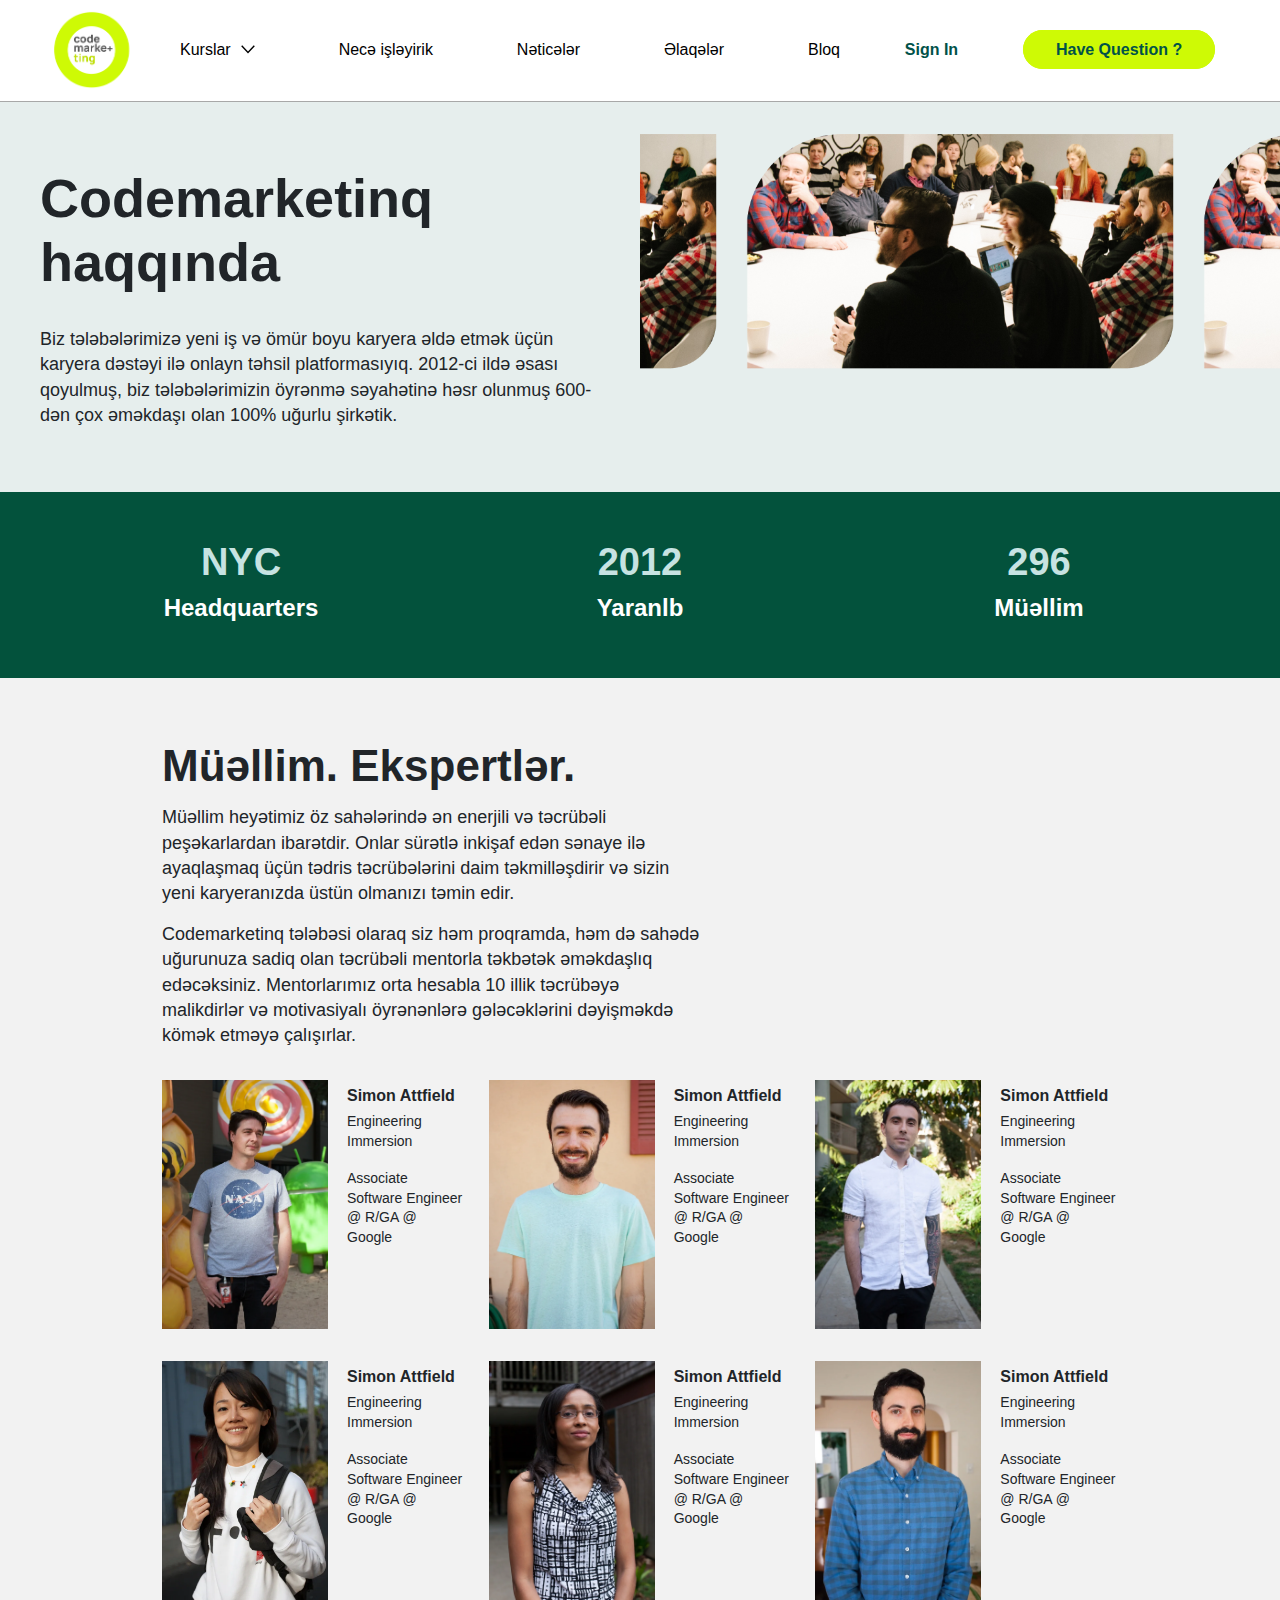
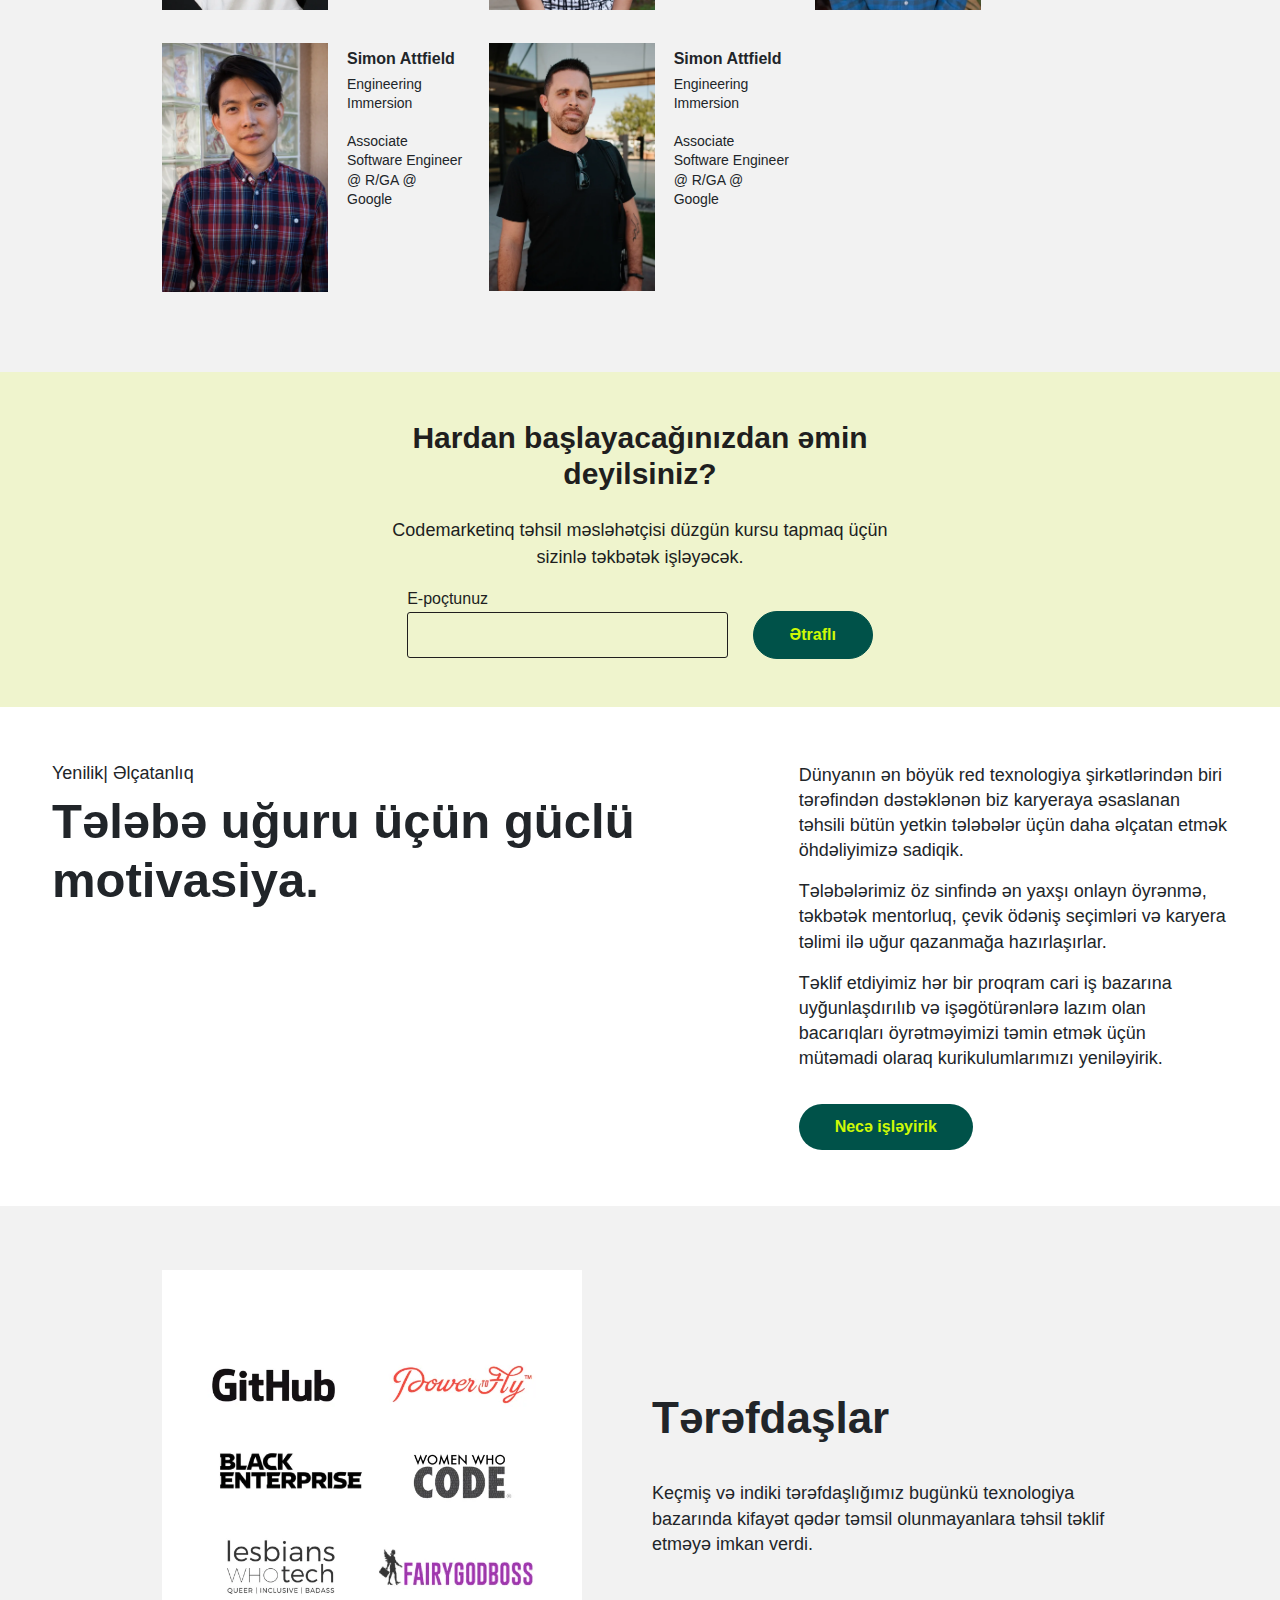
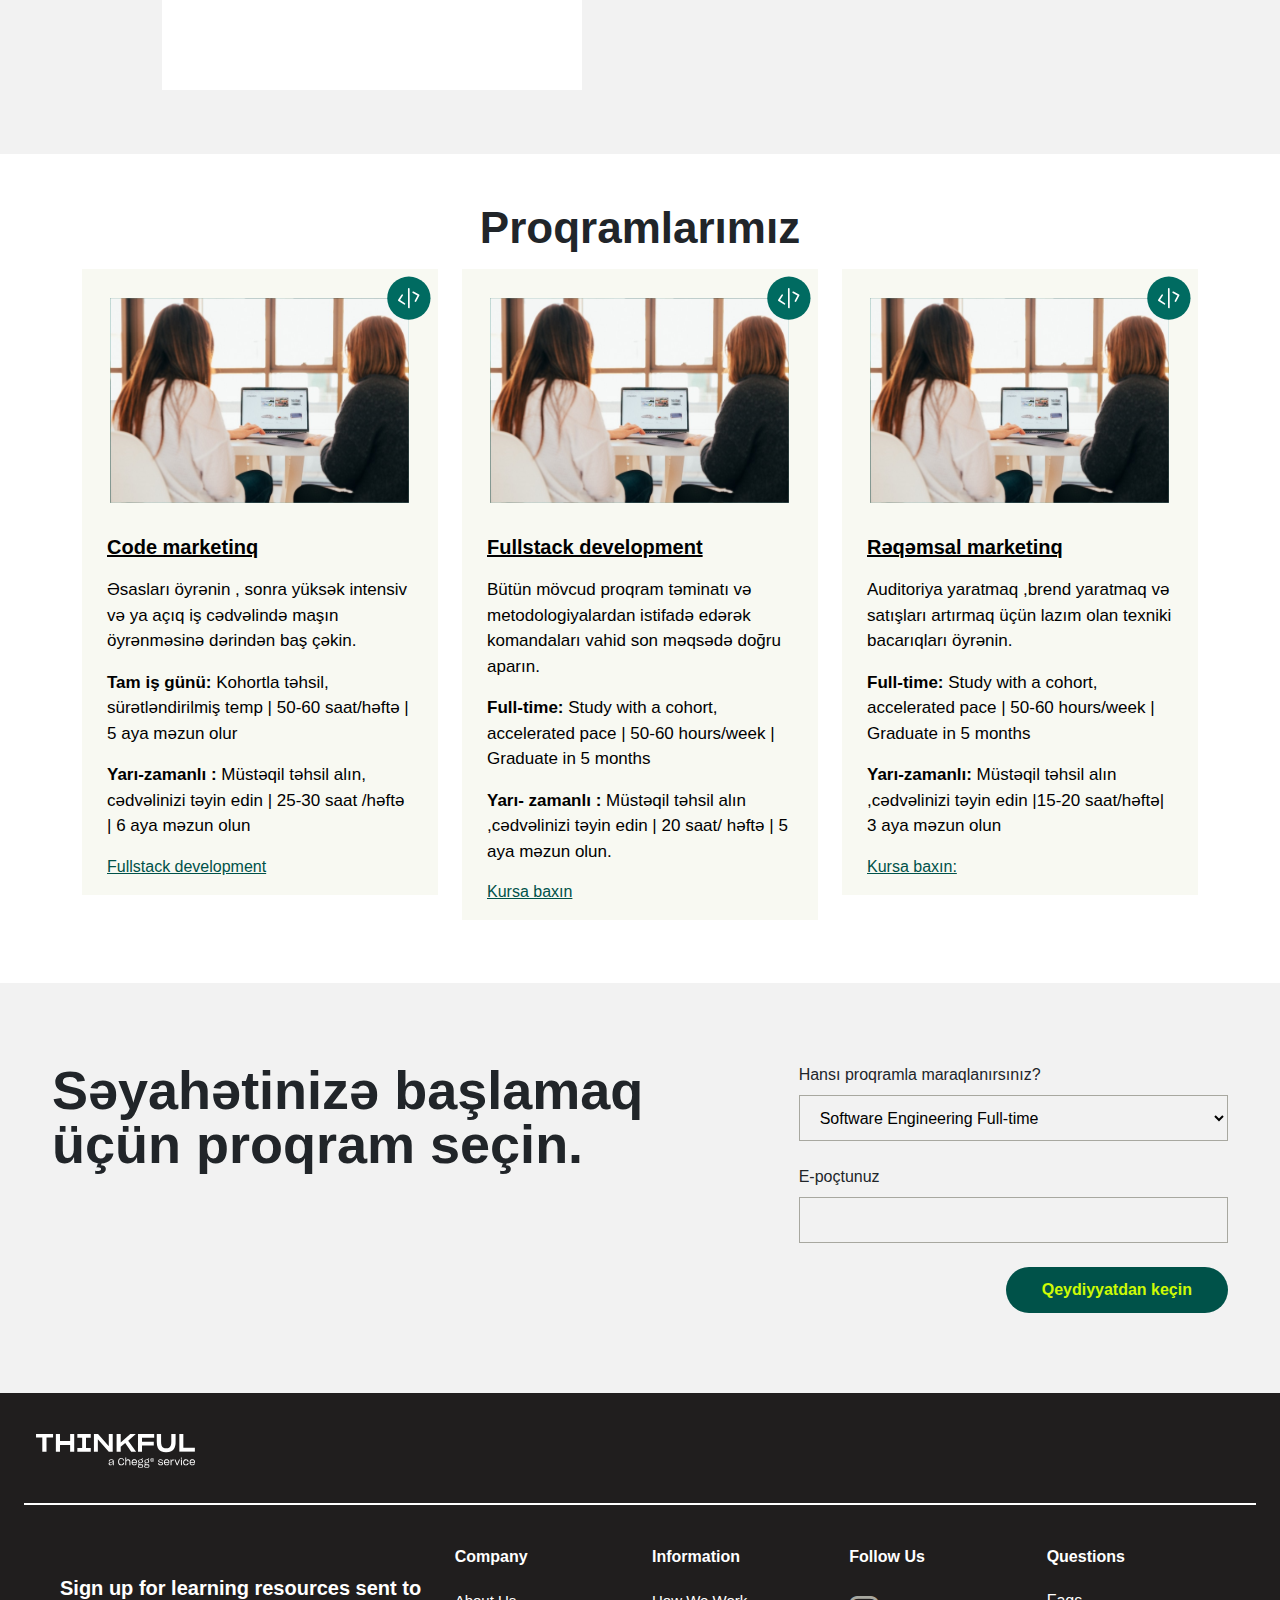
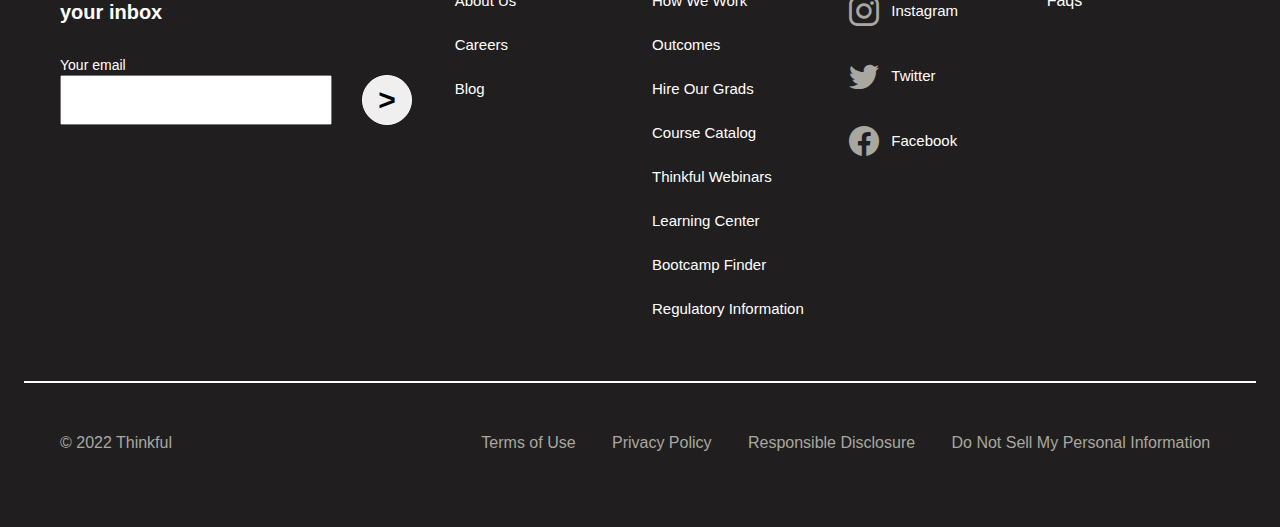
<file: public/aboutUs.html>
<!DOCTYPE html>
<html lang="en">

<head>
    <meta charset="UTF-8">
    <meta http-equiv="X-UA-Compatible" content="IE=edge">
    <meta name="viewport" content="width=device-width, initial-scale=1.0">
    <link href="https://cdn.jsdelivr.net/npm/bootstrap@5.0.2/dist/css/bootstrap.min.css" rel="stylesheet">
    <link rel="stylesheet" href="../src/scss/style.css">
    <title>About Us</title>
</head>

<body>

    <nav>
        <div class="navigation">
            <div class="logo-area">
                <a href="">
                    <img src="../src/img/main/pngpng 1.png" alt="">
                </a>
            </div>

            <div class="nav-side">
                <ul>
                    <li class="for-click">
                        <a data-id="1" class="salam" href="javascript:void(0)">
                            Kurslar
                            <div class="arrow-nav">
                                <img src="../src/img/main/arrow.svg" alt="">
                            </div>
                        </a>
                        <ul class="sub-menu">
                            <li>
                                <a href="../public/courses.html">
                                    Software Engineering
                                </a>
                            </li>
                            <li>
                                <a href="">
                                    Data Science
                                </a>
                            </li>
                            <li>
                                <a href="">
                                    Data Analytics
                                </a>
                            </li>
                            <li>
                                <a href="">
                                    UX / UI Design
                                </a>
                            </li>
                            <li>
                                <a href="">
                                    Digital Marketing
                                </a>
                            </li>
                            <li>
                                <a href="">
                                    Technical Project Management
                                </a>
                            </li>
                        </ul>
                    </li>
                    <li>
                        <a href="../public/howework.html">
                            Necə işləyirik
                        </a>
                    </li>
                    <li>
                        <a href="../public/outcomes.html">
                            Nəticələr
                        </a>
                    </li>
                    <li class="for-click">
                        <a data-id="2" class="salam" href="./contact.html">
                            Əlaqələr
                        </a>
                    </li>
                    <li>
                        <a href="../public/blog.html">
                            Bloq
                        </a>
                    </li>
                </ul>
                <div class="button-area">
                    <div class="sign-in">
                        <a href="">Sign In</a>
                    </div>
                    <div class="have-question">
                        <a href="">
                            Have Question ?
                        </a>
                    </div>
                </div>
            </div>
            <div class="nav-phone">
                <i class="bi bi-list"></i>
            </div>
        </div>
        <div class="nav-phone-area">
            <!-- <ul>
                <li class="for-click-mob">
                    <a class="salam-mob" href="javascript:void(0)">
                        Kurslar
                        <div class="arrow-nav">
                            <img src="./src/img/main/arrow.svg" alt="">
                        </div>
                    </a>
                    <ul class="mob-sub-menu">
                        <li>
                            <a href="./public/courses.html">
                                Software Engineering
                            </a>
                        </li>
                        <li>
                            <a href="">
                                Data Science
                            </a>
                        </li>
                        <li>
                            <a href="">
                                Data Analytics
                            </a>
                        </li>
                        <li>
                            <a href="">
                                UX / UI Design
                            </a>
                        </li>
                        <li>
                            <a href="">
                                Digital Marketing
                            </a>
                        </li>
                        <li>
                            <a href="">
                                Technical Project Management
                            </a>
                        </li>
                    </ul>
                </li>
                <li>
                    <a href="./public/howework.html">
                        How We Work
                    </a>
                </li>
                <li>
                    <a href="./public/outcomes.html">
                        Outcomes
                    </a>
                </li>
                <li class="for-click-mob">
                    <a class="salam-mob" href="javascript:void(0)">
                        Communities
                        <div class="arrow-nav">
                            <img src="./src/img/main/arrow.svg" alt="">
                        </div>
                    </a>
                    <ul class="mob-sub-menu">
                        <li>
                            <a href="./public/courses.html">
                                Software Engineering
                            </a>
                        </li>
                        <li>
                            <a href="">
                                Data Science
                            </a>
                        </li>
                        <li>
                            <a href="">
                                Data Analytics
                            </a>
                        </li>
                        <li>
                            <a href="">
                                UX / UI Design
                            </a>
                        </li>
                        <li>
                            <a href="">
                                Digital Marketing
                            </a>
                        </li>
                        <li>
                            <a href="">
                                Technical Project Management
                            </a>
                        </li>
                    </ul>
                </li>
                <li>
                    <a href="./public/blog.html">
                        Blog
                    </a>
                </li>
            </ul> -->


            <details>
                <summary>Kurslar <img src="../src/img/main/arrow.svg" alt=""></summary>
                <div class="open-area">
                    <ul class="open-area-ul">
                        <li class="open-area-ul-li">
                            <a href="../public/courses.html">
                                Software Engineering
                            </a>
                        </li>
                        <li class="open-area-ul-li">
                            <a href="">
                                Data Science
                            </a>
                        </li>
                        <li class="open-area-ul-li">
                            <a href="">
                                Data Analytics
                            </a>
                        </li>
                        <li class="open-area-ul-li">
                            <a href="">
                                UX / UI Design
                            </a>
                        </li>
                        <li class="open-area-ul-li">
                            <a href="">
                                Digital Marketing
                            </a>
                        </li>
                        <li class="open-area-ul-li">
                            <a href="">
                                Technical Project Management
                            </a>
                        </li>
                    </ul>
                </div>
            </details>

            <a href="" class="for-main-a">
                How We Work
            </a>
            <a href="" class="for-main-a">
                Outcomes
            </a>
            <a href="./contact.html" class="for-main-a">
                Əlaqələr
            </a>

            <a href="" class="for-main-a">
                Blog
            </a>
            <a href="" class="for-main-a">
                Sign In
            </a>

            <div class="mobil-button-area">
                <a href="" class="have-question">
                    Have Question?
                </a>
            </div>

        </div>
    </nav>

    <main>
        <section id="work-one">
            <div class="container-fluid">
                <div class="row">
                    <div class="col-12 col-md-6 work-one-left">
                        <div class="left-up">
                            <h1>
                                Codemarketinq haqqında
                            </h1>
                        </div>
                        <div class="left-down">
                            <p>
                                Biz tələbələrimizə yeni iş və ömür boyu karyera əldə etmək üçün karyera dəstəyi ilə
                                onlayn təhsil platformasıyıq. 2012-ci ildə əsası qoyulmuş, biz tələbələrimizin öyrənmə
                                səyahətinə həsr olunmuş 600-dən çox əməkdaşı olan 100% uğurlu şirkətik.
                            </p>
                        </div>
                    </div>
                    <div class="col-12 col-md-6 work-one-right"
                        style="background-image: url('../src/img/outComes/Hero.png');">
                        <!-- <img src="../src/img/outComes/Hero.png" alt=""> -->
                    </div>
                </div>
            </div>
        </section>
        <section id="four">
            <div class="container">
                <div class="row justify-content-between">
                    <ul>
                        <li>
                            <h1>
                                NYC

                            </h1>
                            <h4 class="firsth4">
                                Headquarters
                            </h4>
                        </li>
                        <li>
                            <h1>
                                2012


                            </h1>
                            <h4 class="firsth4">
                                Yaranlb
                            </h4>
                        </li>
                        <li>
                            <h1>
                                296
                            </h1>
                            <h4 class="firsth4">
                                Müəllim
                            </h4>
                        </li>
                    </ul>
                </div>
            </div>
        </section>
        <section id="mentors" class="py-5">
            <div class="container">
                <div class="row">
                    <div class="col-12 py-3 mentors-up-side">
                        <h2>
                            Müəllim. Ekspertlər.
                        </h2>
                        <p>
                            Müəllim heyətimiz öz sahələrində ən enerjili və təcrübəli peşəkarlardan ibarətdir. Onlar
                            sürətlə inkişaf edən sənaye ilə ayaqlaşmaq üçün tədris təcrübələrini daim təkmilləşdirir və
                            sizin yeni karyeranızda üstün olmanızı təmin edir.
                        </p>
                        <p>
                            Codemarketinq tələbəsi olaraq siz həm proqramda, həm də sahədə uğurunuza sadiq olan
                            təcrübəli mentorla təkbətək əməkdaşlıq edəcəksiniz. Mentorlarımız orta hesabla 10 illik
                            təcrübəyə malikdirlər və motivasiyalı öyrənənlərə gələcəklərini dəyişməkdə kömək etməyə
                            çalışırlar.
                        </p>
                    </div>
                    <div class="col-12 col-md-4 mentors-card">
                        <div class="mentors-img">
                            <img src="../src/img/howWeWork/simon.webp" alt="">
                        </div>
                        <div class="mentors-about">
                            <h6>
                                Simon Attfield
                            </h6>
                            <p>
                                Engineering Immersion
                            </p>
                            <p>
                                Associate Software Engineer @ R/GA @ Google
                            </p>
                        </div>
                    </div>
                    <div class="col-12 col-md-4 mentors-card">
                        <div class="mentors-img">
                            <img src="../src/img/outComes/benjamin.webp" alt="">
                        </div>
                        <div class="mentors-about">
                            <h6>
                                Simon Attfield
                            </h6>
                            <p>
                                Engineering Immersion
                            </p>
                            <p>
                                Associate Software Engineer @ R/GA @ Google
                            </p>
                        </div>
                    </div>
                    <div class="col-12 col-md-4 mentors-card">
                        <div class="mentors-img">
                            <img src="../src/img/outComes/cody.webp" alt="">
                        </div>
                        <div class="mentors-about">
                            <h6>
                                Simon Attfield
                            </h6>
                            <p>
                                Engineering Immersion
                            </p>
                            <p>
                                Associate Software Engineer @ R/GA @ Google
                            </p>
                        </div>
                    </div>
                    <div class="col-12 col-md-4 mentors-card">
                        <div class="mentors-img">
                            <img src="../src/img/outComes/di.webp" alt="">
                        </div>
                        <div class="mentors-about">
                            <h6>
                                Simon Attfield
                            </h6>
                            <p>
                                Engineering Immersion
                            </p>
                            <p>
                                Associate Software Engineer @ R/GA @ Google
                            </p>
                        </div>
                    </div>
                    <div class="col-12 col-md-4 mentors-card">
                        <div class="mentors-img">
                            <img src="../src/img/outComes/illana.webp" alt="">
                        </div>
                        <div class="mentors-about">
                            <h6>
                                Simon Attfield
                            </h6>
                            <p>
                                Engineering Immersion
                            </p>
                            <p>
                                Associate Software Engineer @ R/GA @ Google
                            </p>
                        </div>
                    </div>
                    <div class="col-12 col-md-4 mentors-card">
                        <div class="mentors-img">
                            <img src="../src/img/outComes/jason.webp" alt="">
                        </div>
                        <div class="mentors-about">
                            <h6>
                                Simon Attfield
                            </h6>
                            <p>
                                Engineering Immersion
                            </p>
                            <p>
                                Associate Software Engineer @ R/GA @ Google
                            </p>
                        </div>
                    </div>
                    <div class="col-12 col-md-4 mentors-card">
                        <div class="mentors-img">
                            <img src="../src/img/outComes/sean.webp" alt="">
                        </div>
                        <div class="mentors-about">
                            <h6>
                                Simon Attfield
                            </h6>
                            <p>
                                Engineering Immersion
                            </p>
                            <p>
                                Associate Software Engineer @ R/GA @ Google
                            </p>
                        </div>
                    </div>
                    <div class="col-12 col-md-4 mentors-card">
                        <div class="mentors-img">
                            <img src="../src/img/outComes/shay.webp" alt="">
                        </div>
                        <div class="mentors-about">
                            <h6>
                                Simon Attfield
                            </h6>
                            <p>
                                Engineering Immersion
                            </p>
                            <p>
                                Associate Software Engineer @ R/GA @ Google
                            </p>
                        </div>
                    </div>
                </div>
            </div>
        </section>
        <section id="eight" class="py-5">
            <div class="container">
                <div class="row justify-content-center">
                    <div class="eight-h3-side">
                        <h3>
                            Hardan başlayacağınızdan əmin deyilsiniz?
                        </h3>
                    </div>

                    <p class="eight-p text-center">
                        Codemarketinq təhsil məsləhətçisi düzgün kursu tapmaq üçün sizinlə təkbətək işləyəcək.
                    </p>
                    <div class="eight-input-side">
                        <form action="">

                            <p>E-poçtunuz</p>
                            <input type="text" name="" id="">

                            <button>
                                Ətraflı
                            </button>
                        </form>
                    </div>
                </div>
            </div>
        </section>
        <section id="aboutUs">
            <div class="container-fluid">
                <div class="row">
                    <div class="col-12 col-md-7 py-4">
                        <div class="about-us-left">
                            <h3>
                                Yenilik| Əlçatanlıq
                            </h3>
                            <h1>
                                Tələbə uğuru üçün güclü motivasiya.
                            </h1>
                        </div>
                    </div>
                    <div class="col-12 col-md-5 py-4">
                        <div class="about-us-right-up">
                            <p>
                                Dünyanın ən böyük red texnologiya şirkətlərindən biri tərəfindən dəstəklənən biz
                                karyeraya əsaslanan təhsili bütün yetkin tələbələr üçün daha əlçatan etmək öhdəliyimizə
                                sadiqik.
                            </p>
                            <p>
                                Tələbələrimiz öz sinfində ən yaxşı onlayn öyrənmə, təkbətək mentorluq, çevik ödəniş
                                seçimləri və karyera təlimi ilə uğur qazanmağa hazırlaşırlar.
                            </p>
                            <p>
                                Təklif etdiyimiz hər bir proqram cari iş bazarına uyğunlaşdırılıb və işəgötürənlərə
                                lazım olan bacarıqları öyrətməyimizi təmin etmək üçün mütəmadi olaraq kurikulumlarımızı
                                yeniləyirik.
                            </p>
                        </div>
                        <div class="about-us-down">
                            <a href="">
                                Necə işləyirik
                            </a>
                        </div>
                    </div>
                </div>
            </div>
        </section>
        <section id="partners" class="py-5">
            <div class="container py-3">
                <div class="row">
                    <div class="col-12 col-md-6 partners-img">
                        <img src="../src/img/aboutUs/Thinkful_Partners.webp" alt="">
                    </div>
                    <div class="col-12 col-md-6 partners-text">
                        <h2>
                            Tərəfdaşlar
                        </h2>
                        <p>
                            Keçmiş və indiki tərəfdaşlığımız bugünkü texnologiya bazarında kifayət qədər təmsil
                            olunmayanlara təhsil təklif etməyə imkan verdi.
                        </p>
                    </div>
                </div>
            </div>
        </section>
        <section id="three" class="my-5">
            <div class="container">
                <div class="row">
                    <div class=" col-12 programs-title">
                        <h2>Proqramlarımız</h2>
                    </div>

                    <div class="col-12 col-md-4 cards-area">
                        <div class="card-area">
                            <a href="">
                                <div class="img-side">
                                    <img src="../src/img/main/Frame 12.svg" alt="">
                                </div>
                                <div class="card-content">
                                    <span class="first">
                                        <u>
                                            Code marketinq 
                                        </u>
                                    </span>
                                    <p class="second">
                                        Əsasları öyrənin , sonra yüksək intensiv və ya açıq iş cədvəlində maşın
                                        öyrənməsinə dərindən baş çəkin.
                                    </p>
                                    <p href="" class="third">
                                        <span>
                                            Tam iş günü:
                                        </span>
                                        Kohortla təhsil, sürətləndirilmiş temp | 50-60 saat/həftə | 5 aya məzun olur
                                    </p>
                                    <p href="" class="fourth">
                                        <span>
                                            Yarı-zamanlı :
                                        </span>
                                        Müstəqil təhsil alın, cədvəlinizi təyin edin | 25-30 saat /həftə | 6 aya məzun
                                        olun
                                    </p>

                                    <div class="card-button-area">
                                        <p href="">
                                            <u>
                                                Fullstack development 
                                            </u>
                                        </p>
                                    </div>
                                </div>
                            </a>
                        </div>
                    </div>
                    <div class="col-12 col-md-4 cards-area">
                        <div class="card-area">
                            <a href="">
                                <div class="img-side">
                                    <img src="../src/img/main/Frame 12.svg" alt="">
                                </div>
                                <div class="card-content">
                                    <span class="first">
                                        <u>
                                            Fullstack development 
                                        </u>
                                    </span>
                                    <p class="second">
                                        Bütün mövcud proqram təminatı və metodologiyalardan istifadə edərək komandaları
                                        vahid son məqsədə doğru aparın.
                                    </p>
                                    <p href="" class="third">
                                        <span>
                                            Full-time:
                                        </span>
                                        Study with a cohort, accelerated pace | 50-60 hours/week | Graduate in 5 months
                                    </p>
                                    <p href="" class="fourth">
                                        <span>
                                            Yarı- zamanlı :
                                        </span>
                                        Müstəqil təhsil alın ,cədvəlinizi təyin edin | 20 saat/ həftə | 5 aya məzun
                                        olun.
                                    </p>

                                    <div class="card-button-area">
                                        <p href="">
                                            <u>
                                                Kursa baxın
                                            </u>
                                        </p>
                                    </div>
                                </div>
                            </a>
                        </div>
                    </div>
                    <div class="col-12 col-md-4 cards-area">
                        <div class="card-area">
                            <a href="">
                                <div class="img-side">
                                    <img src="../src/img/main/Frame 12.svg" alt="">
                                </div>
                                <div class="card-content">
                                    <span class="first">
                                        <u>
                                            Rəqəmsal marketinq
                                        </u>
                                    </span>
                                    <p class="second">
                                        Auditoriya yaratmaq ,brend yaratmaq və satışları artırmaq üçün lazım olan
                                        texniki bacarıqları öyrənin.
                                    </p>
                                    <p href="" class="third">
                                        <span>
                                            Full-time:
                                        </span>
                                        Study with a cohort, accelerated pace | 50-60 hours/week | Graduate in 5 months
                                    </p>
                                    <p href="" class="fourth">
                                        <span>
                                            Yarı-zamanlı:
                                        </span>
                                        Müstəqil təhsil alın ,cədvəlinizi təyin edin |15-20 saat/həftə| 3 aya məzun olun
                                    </p>

                                    <div class="card-button-area">
                                        <p href="">
                                            <u>
                                                Kursa baxın:
                                            </u>
                                        </p>
                                    </div>
                                </div>
                            </a>
                        </div>
                    </div>
                </div>
            </div>
        </section>
        <section id="chooseProgram" class="py-5">
            <div class="container-fluid">
                <div class="row">
                    <div class="col-12 col-md-7 program-left">
                        <div class="content-area-last">
                            <h1>
                                Səyahətinizə başlamaq üçün proqram seçin.
                            </h1>
                        </div>
                    </div>
                    <div class="col-12 col-md-5">
                        <form action="">
                            <div class="form-area">
                                <div class="select-box-area">
                                    <label for="programmers">Hansı proqramla maraqlanırsınız?</label>
                                    <select name="programmers" id="programmers">
                                        <option value="1">Software Engineering Full-time</option>
                                        <option value="2">Software Engineering Part-time</option>
                                        <option value="3">Data Science Part-time</option>
                                        <option value="4">Data Analytics Part-time</option>
                                        <option value="5">Data Analytics Full-time</option>
                                        <option value="6">UX / UI Design Full-time</option>
                                        <option value="7">UX / UI Design Part-time</option>
                                        <option value="8">Technical Project Management Part-time</option>
                                        <option value="9">Digital Marketing Part-time</option>
                                    </select>
                                </div>
                                <div class="select-box-area">
                                    <label for="email">E-poçtunuz</label>
                                    <input type="email" name="email" id="email">
                                </div>
                                <div class="button-area">
                                    <button>
                                        Qeydiyyatdan keçin
                                    </button>
                                </div>
                            </div>
                        </form>
                    </div>
                </div>
            </div>
        </section>
    </main>

    <footer>
        <div class="container-fluid">
            <div class="row">
                <div class="col-12 footer-up-side my-3">
                    <img src="../src/img/main/footer-img.svg" alt="">
                </div>

                <div class="col-12 footer-middle pb-3">
                    <div class="row">
                        <div class="col-12 col-md-4">
                            <form action="">
                                <div class="footer-write-side">
                                    <p>
                                        Sign up for learning resources sent to your inbox
                                    </p>
                                </div>
                                <div class="footer-input">
                                    <div class="footer-email-side">
                                        <label for="">
                                            Your email
                                        </label>
                                        <input type="email">
                                    </div>
                                    <div class="footer-button-side">
                                        <button>
                                            >
                                        </button>
                                    </div>
                                </div>

                            </form>
                        </div>
                        <div class="col-12 col-md-2">
                            <ul>
                                <li class="font-weight-area">Company</li>
                                <li>
                                    <a href="../public/aboutUs.html">
                                        About Us
                                    </a>
                                </li>
                                <li>
                                    <a href="">
                                        Careers
                                    </a>
                                </li>
                                <li>
                                    <a href="">
                                        Blog
                                    </a>
                                </li>
                            </ul>
                        </div>
                        <div class="col-12 col-md-2">
                            <ul>
                                <li class="font-weight-area">
                                    Information
                                </li>
                                <li>
                                    <a href="../public/howework.html">
                                        How We Work
                                    </a>
                                </li>
                                <li>
                                    <a href="">
                                        Outcomes
                                    </a>
                                </li>
                                <li>
                                    <a href="../public/hireOfGuards.html">
                                        Hire Our Grads
                                    </a>
                                </li>
                                <li>
                                    <a href="">
                                        Course Catalog
                                    </a>
                                </li>
                                <li>
                                    <a href="../public/webinars.html">
                                        Thinkful Webinars
                                    </a>
                                </li>
                                <li>
                                    <a href="../public/learning-center.html">
                                        Learning Center
                                    </a>
                                </li>
                                <li>
                                    <a href="">
                                        Bootcamp Finder
                                    </a>
                                </li>
                                <li>
                                    <a href="">
                                        Regulatory Information
                                    </a>
                                </li>
                            </ul>
                        </div>
                        <div class="col-12 col-md-2">
                            <ul class="footer-social-medias">
                                <li class="font-weight-area">Follow Us</li>
                                <li class="footer-social-media">
                                    <a href="">
                                        <i class="bi bi-instagram"></i>
                                        Instagram
                                    </a>
                                </li>
                                <li class="footer-social-media">
                                    <a href="">
                                        <i class="bi bi-twitter"></i>
                                        Twitter
                                    </a>
                                </li>
                                <li class="footer-social-media">
                                    <a href="">
                                        <i class="bi bi-facebook"></i>
                                        Facebook
                                    </a>
                                </li>
                            </ul>
                        </div>
                        <div class="col-12 col-md-2">
                            <ul>
                                <li class="font-weight-area">Questions</li>
                                <li>
                                    Faqs
                                </li>
                            </ul>
                        </div>
                    </div>

                </div>

                <div class="col-12 my-4">
                    <div class="row">
                        <div class="col-12 col-md-4 footer-down-left">
                            <p>
                                © 2022 Thinkful
                            </p>
                        </div>
                        <div class="col-12 col-md-8 footer-down-right">

                            <a href="">
                                Terms of Use
                            </a>


                            <a href="">
                                Privacy Policy
                            </a>


                            <a href="">
                                Responsible Disclosure
                            </a>


                            <a href="">
                                Do Not Sell My Personal Information
                            </a>

                        </div>
                    </div>
                </div>

            </div>
        </div>
    </footer>

    <script src="../src/js/WeWork.js"></script>
    <script src="https://code.jquery.com/jquery-3.6.1.min.js"></script>
    <script src="../src/js/nav.js"></script>
    <script src="../src/js/forMobileNav.js"></script>
</body>

</html>
</file>
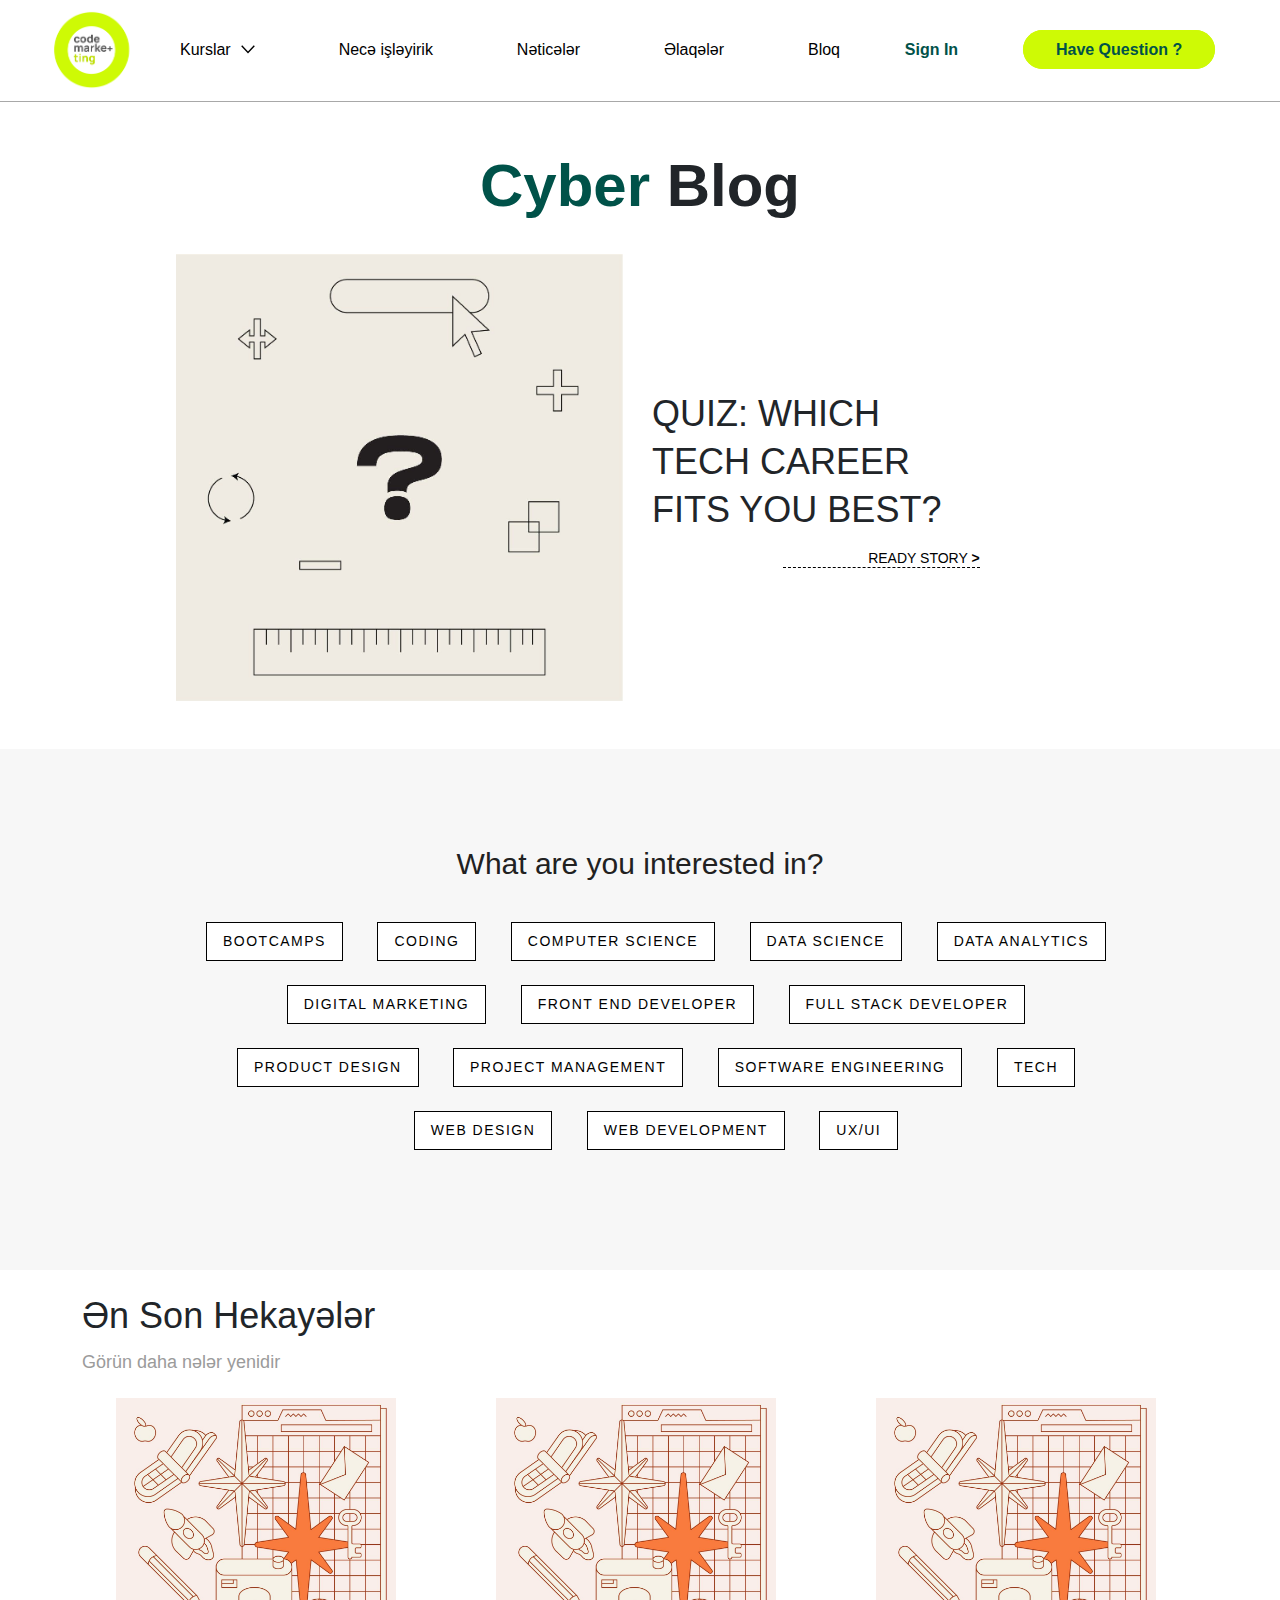
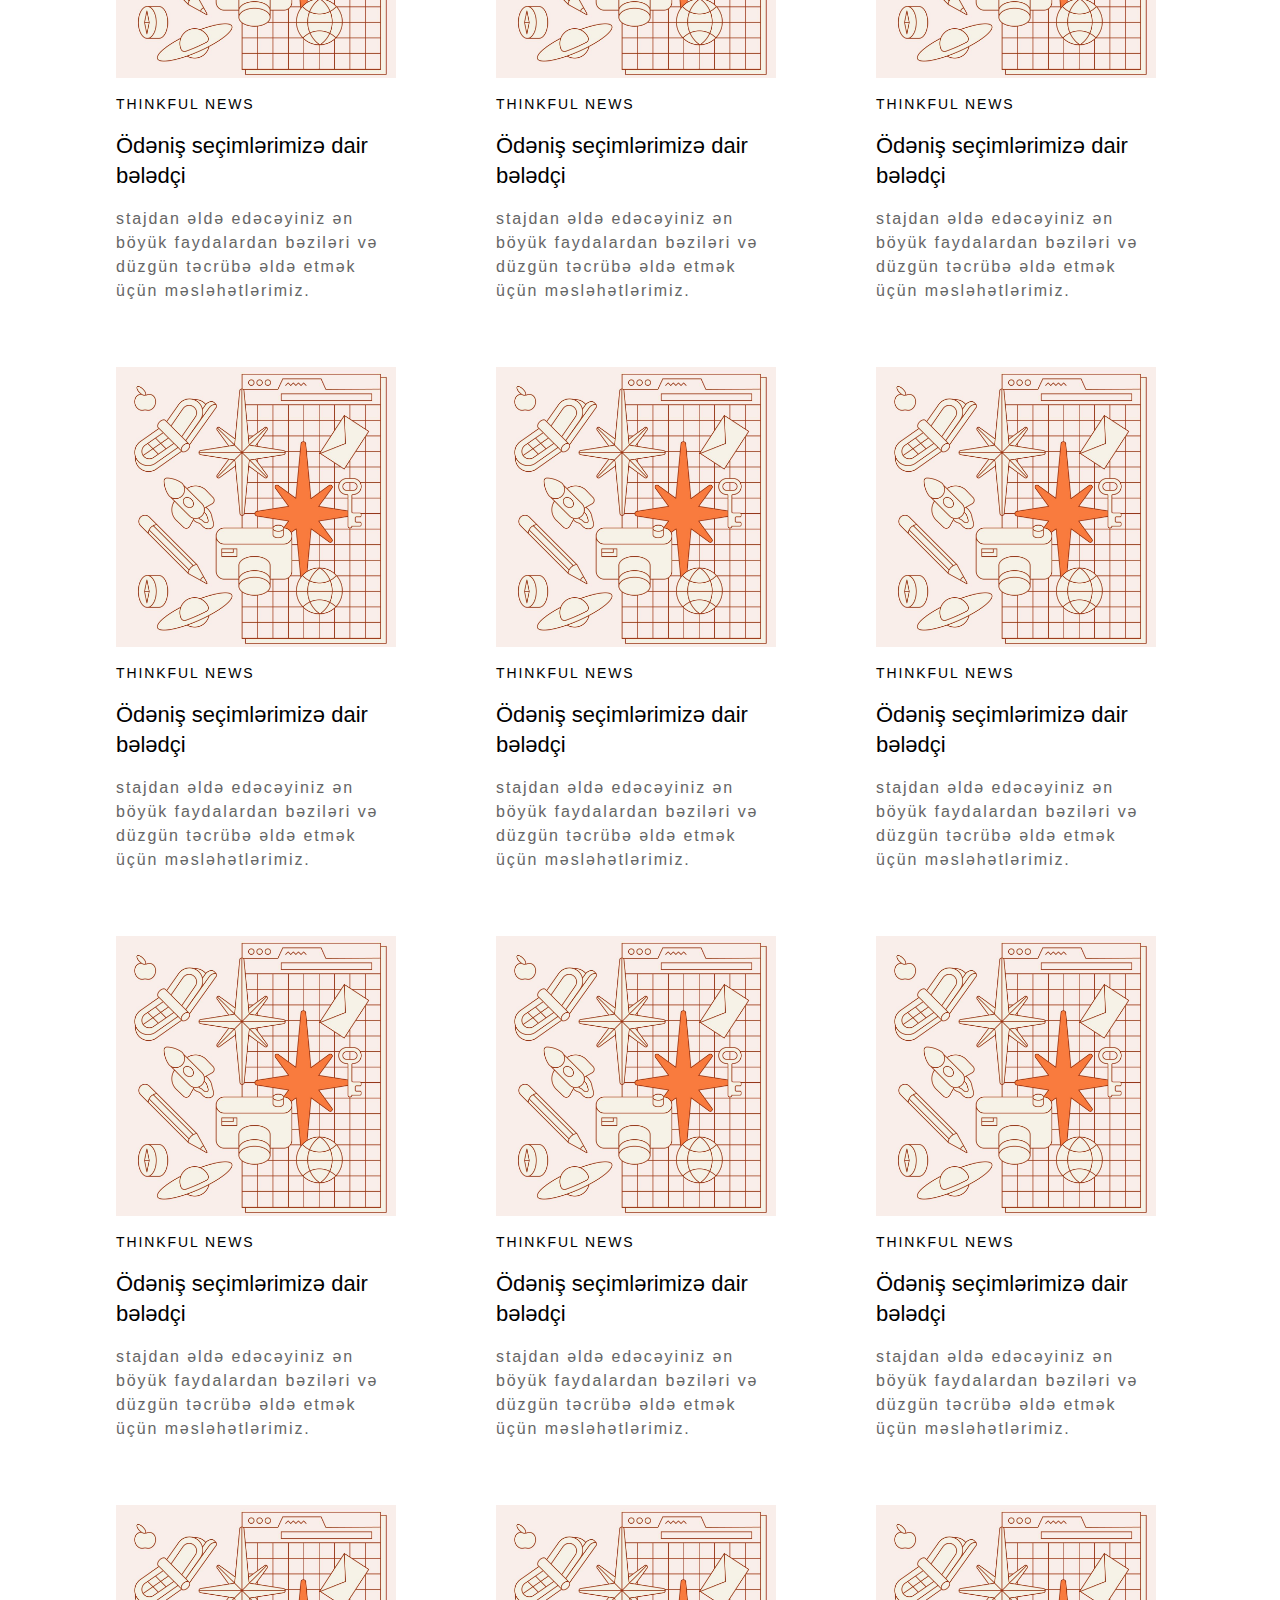
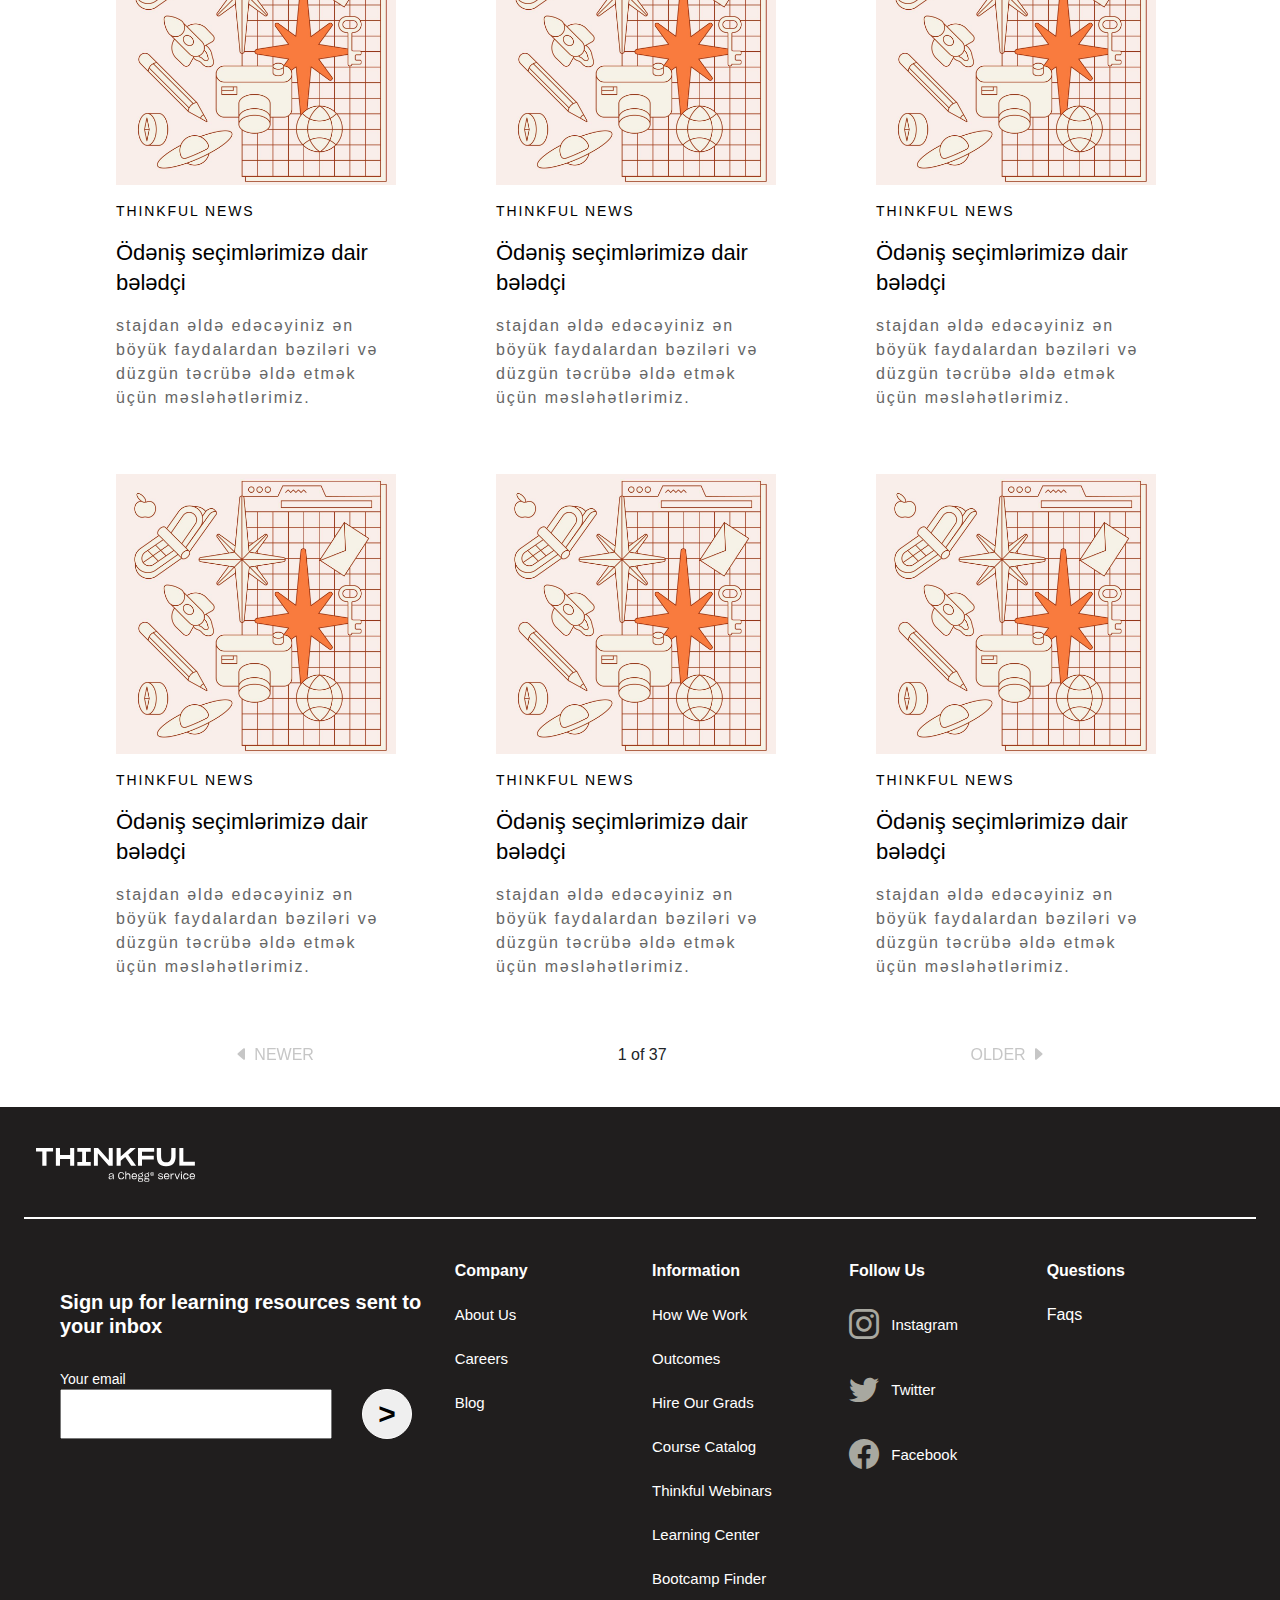
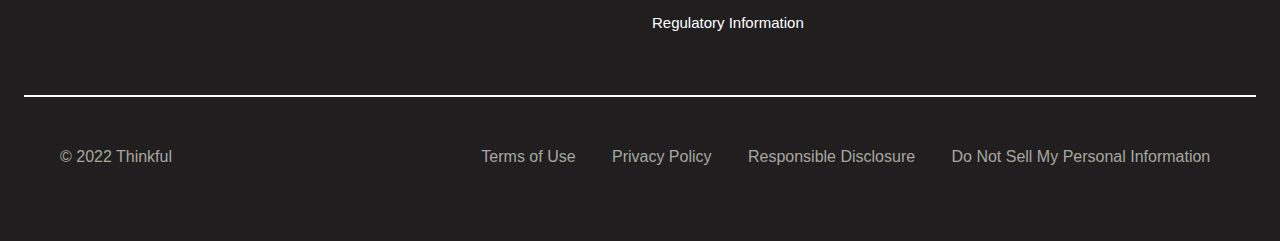
<file: public/blog.html>
<!DOCTYPE html>
<html lang="en">

<head>
    <meta charset="UTF-8">
    <meta http-equiv="X-UA-Compatible" content="IE=edge">
    <meta name="viewport" content="width=device-width, initial-scale=1.0">
    <link href="https://cdn.jsdelivr.net/npm/bootstrap@5.0.2/dist/css/bootstrap.min.css" rel="stylesheet">
    <link href="https://cdn.jsdelivr.net/npm/bootstrap-icons@1.3.0/font/bootstrap-icons.css" rel="stylesheet">
    <link rel="stylesheet" href="../src/scss/style.css">
    <title>Blog</title>
</head>

<body>
    <nav>
        <div class="navigation">
            <div class="logo-area">
                <a href="">
                    <img src="../src/img/main/pngpng 1.png" alt="">
                </a>
            </div>

            <div class="nav-side">
                <ul>
                    <li class="for-click">
                        <a data-id="1" class="salam" href="javascript:void(0)">
                            Kurslar
                            <div class="arrow-nav">
                                <img src="../src/img/main/arrow.svg" alt="">
                            </div>
                        </a>
                        <ul class="sub-menu">
                            <li>
                                <a href="../public/courses.html">
                                    Software Engineering
                                </a>
                            </li>
                            <li>
                                <a href="">
                                    Data Science
                                </a>
                            </li>
                            <li>
                                <a href="">
                                    Data Analytics
                                </a>
                            </li>
                            <li>
                                <a href="">
                                    UX / UI Design
                                </a>
                            </li>
                            <li>
                                <a href="">
                                    Digital Marketing
                                </a>
                            </li>
                            <li>
                                <a href="">
                                    Technical Project Management
                                </a>
                            </li>
                        </ul>
                    </li>
                    <li>
                        <a href="../public/howework.html">
                            Necə işləyirik
                        </a>
                    </li>
                    <li>
                        <a href="../public/outcomes.html">
                            Nəticələr
                        </a>
                    </li>
                    <li class="for-click">
                        <a data-id="2" class="salam" href="./contact.html">
                            Əlaqələr
                        </a>
                    </li>
                    <li>
                        <a href=".,/public/blog.html">
                            Bloq
                        </a>
                    </li>
                </ul>
                <div class="button-area">
                    <div class="sign-in">
                        <a href="">Sign In</a>
                    </div>
                    <div class="have-question">
                        <a href="">
                            Have Question ?
                        </a>
                    </div>
                </div>
            </div>
            <div class="nav-phone">
                <i class="bi bi-list"></i>
            </div>
        </div>
        <div class="nav-phone-area">
            <!-- <ul>
                <li class="for-click-mob">
                    <a class="salam-mob" href="javascript:void(0)">
                        Kurslar
                        <div class="arrow-nav">
                            <img src="./src/img/main/arrow.svg" alt="">
                        </div>
                    </a>
                    <ul class="mob-sub-menu">
                        <li>
                            <a href="./public/courses.html">
                                Software Engineering
                            </a>
                        </li>
                        <li>
                            <a href="">
                                Data Science
                            </a>
                        </li>
                        <li>
                            <a href="">
                                Data Analytics
                            </a>
                        </li>
                        <li>
                            <a href="">
                                UX / UI Design
                            </a>
                        </li>
                        <li>
                            <a href="">
                                Digital Marketing
                            </a>
                        </li>
                        <li>
                            <a href="">
                                Technical Project Management
                            </a>
                        </li>
                    </ul>
                </li>
                <li>
                    <a href="./public/howework.html">
                        How We Work
                    </a>
                </li>
                <li>
                    <a href="./public/outcomes.html">
                        Outcomes
                    </a>
                </li>
                <li class="for-click-mob">
                    <a class="salam-mob" href="javascript:void(0)">
                        Communities
                        <div class="arrow-nav">
                            <img src="./src/img/main/arrow.svg" alt="">
                        </div>
                    </a>
                    <ul class="mob-sub-menu">
                        <li>
                            <a href="./public/courses.html">
                                Software Engineering
                            </a>
                        </li>
                        <li>
                            <a href="">
                                Data Science
                            </a>
                        </li>
                        <li>
                            <a href="">
                                Data Analytics
                            </a>
                        </li>
                        <li>
                            <a href="">
                                UX / UI Design
                            </a>
                        </li>
                        <li>
                            <a href="">
                                Digital Marketing
                            </a>
                        </li>
                        <li>
                            <a href="">
                                Technical Project Management
                            </a>
                        </li>
                    </ul>
                </li>
                <li>
                    <a href="./public/blog.html">
                        Blog
                    </a>
                </li>
            </ul> -->


            <details>
                <summary>Kurslar <img src="../src/img/main/arrow.svg" alt=""></summary>
                <div class="open-area">
                    <ul class="open-area-ul">
                        <li class="open-area-ul-li">
                            <a href="../public/courses.html">
                                Software Engineering
                            </a>
                        </li>
                        <li class="open-area-ul-li">
                            <a href="">
                                Data Science
                            </a>
                        </li>
                        <li class="open-area-ul-li">
                            <a href="">
                                Data Analytics
                            </a>
                        </li>
                        <li class="open-area-ul-li">
                            <a href="">
                                UX / UI Design
                            </a>
                        </li>
                        <li class="open-area-ul-li">
                            <a href="">
                                Digital Marketing
                            </a>
                        </li>
                        <li class="open-area-ul-li">
                            <a href="">
                                Technical Project Management
                            </a>
                        </li>
                    </ul>
                </div>
            </details>

            <a href="" class="for-main-a">
                How We Work
            </a>
            <a href="" class="for-main-a">
                Outcomes
            </a>
            <a href="./contact.html" class="for-main-a">
                Əlaqələr
            </a>

            <a href="" class="for-main-a">
                Blog
            </a>
            <a href="" class="for-main-a">
                Sign In
            </a>

            <div class="mobil-button-area">
                <a href="" class="have-question">
                    Have Question?
                </a>
            </div>

        </div>
    </nav>

    <main>
        <section id="blog-one" class="my-5">
            <div class="container">
                <div class="row">
                    <div class="col-12 mb-4">
                        <h1>
                            <span>Cyber</span>
                            Blog
                        </h1>
                    </div>
                    <div class="col-12 col-md-6 blog-one-img">
                        <img src="../src/img/blog/Tech-career-quiz_111820_blog.jpg" alt="">
                    </div>
                    <div class="col-12 col-md-6 blog-one-text">
                        <h2>
                            QUIZ: Which Tech Career Fits You Best?
                        </h2>
                        <div class="blog-link">
                            <a href="">
                                Ready Story <span>></span>
                            </a>
                        </div>
                    </div>
                </div>
            </div>
        </section>
        <section id="blog-ul" class="py-5">
            <div class="container py-5">
                <div class="row">
                    <div class="col-12">
                        <h3>
                            What are you interested in?
                        </h3>
                    </div>
                    <div class="col-12 blog-ul-side">
                        <ul>
                            <li>
                                <a href="">
                                    BOOTCAMPS
                                </a>
                            </li>
                            <li>
                                <a href="">
                                    CODING
                                </a>
                            </li>
                            <li>
                                <a href="">
                                    COMPUTER SCIENCE
                                </a>
                            </li>
                            <li>
                                <a href="">
                                    DATA SCIENCE
                                </a>
                            </li>
                            <li>
                                <a href="">
                                    DATA ANALYTICS
                                </a>
                            </li>
                            <li>
                                <a href="">
                                    DIGITAL MARKETING
                                </a>
                            </li>
                            <li>
                                <a href="">
                                    FRONT END DEVELOPER
                                </a>
                            </li>
                            <li>
                                <a href="">
                                    FULL STACK DEVELOPER
                                </a>
                            </li>
                            <li>
                                <a href="">
                                    PRODUCT DESIGN
                                </a>
                            </li>
                            <li>
                                <a href="">
                                    PROJECT MANAGEMENT
                                </a>
                            </li>
                            <li>
                                <a href="">
                                    SOFTWARE ENGINEERING
                                </a>
                            </li>
                            <li>
                                <a href="">
                                    TECH
                                </a>
                            </li>
                            <li>
                                <a href="">
                                    WEB DESIGN
                                </a>
                            </li>
                            <li>
                                <a href="">
                                    WEB DEVELOPMENT
                                </a>
                            </li>
                            <li>
                                <a href="">
                                    UX/UI
                                </a>
                            </li>
                        </ul>
                    </div>
                </div>
            </div>
        </section>
        <section id="stories">
            <div class="container">
                <div class="row">
                    <div class="col-12">
                        <h2 class="mt-4">
                            Ən Son Hekayələr
                        </h2>
                        <h3 class="mb-4">
                            Görün daha nələr yenidir
                        </h3>
                    </div>
                    <div class="col-12 col-md-4 d-flex justify-content-center mb-5">
                        <div class="latest-cards">
                            <a href="">
                                <img src="../src/img/blog/Digital-Marketing-Internships-Blog_v2.jpg" alt="">
                            </a>
                            <p>
                                <a href="">
                                    THINKFUL NEWS
                                </a>
                            </p>
                            <a href="">
                                <h2>
                                    Ödəniş seçimlərimizə dair bələdçi
                                </h2>
                            </a>
                            <a href="">
                                <p class="text-lowercase">
                                    stajdan əldə edəcəyiniz ən böyük faydalardan bəziləri və düzgün təcrübə əldə etmək
                                    üçün məsləhətlərimiz.
                                </p>
                            </a>
                        </div>
                    </div>
                    <div class="col-12 col-md-4 d-flex justify-content-center mb-5">
                        <div class="latest-cards">
                            <a href="">
                                <img src="../src/img/blog/Digital-Marketing-Internships-Blog_v2.jpg" alt="">
                            </a>
                            <p>
                                <a href="">
                                    THINKFUL NEWS
                                </a>
                            </p>
                            <a href="">
                                <h2>
                                    Ödəniş seçimlərimizə dair bələdçi
                                </h2>
                            </a>
                            <a href="">
                                <p class="text-lowercase">
                                    stajdan əldə edəcəyiniz ən böyük faydalardan bəziləri və düzgün təcrübə əldə etmək
                                    üçün məsləhətlərimiz.
                                </p>
                            </a>
                        </div>
                    </div>
                    <div class="col-12 col-md-4 d-flex justify-content-center mb-5">
                        <div class="latest-cards">
                            <a href="">
                                <img src="../src/img/blog/Digital-Marketing-Internships-Blog_v2.jpg" alt="">
                            </a>
                            <p>
                                <a href="">
                                    THINKFUL NEWS
                                </a>
                            </p>
                            <a href="">
                                <h2>
                                    Ödəniş seçimlərimizə dair bələdçi
                                </h2>
                            </a>
                            <a href="">
                                <p class="text-lowercase">
                                    stajdan əldə edəcəyiniz ən böyük faydalardan bəziləri və düzgün təcrübə əldə etmək
                                    üçün məsləhətlərimiz.
                                </p>
                            </a>
                        </div>
                    </div>
                    <div class="col-12 col-md-4 d-flex justify-content-center mb-5">
                        <div class="latest-cards">
                            <a href="">
                                <img src="../src/img/blog/Digital-Marketing-Internships-Blog_v2.jpg" alt="">
                            </a>
                            <p>
                                <a href="">
                                    THINKFUL NEWS
                                </a>
                            </p>
                            <a href="">
                                <h2>
                                    Ödəniş seçimlərimizə dair bələdçi
                                </h2>
                            </a>
                            <a href="">
                                <p class="text-lowercase">
                                    stajdan əldə edəcəyiniz ən böyük faydalardan bəziləri və düzgün təcrübə əldə etmək
                                    üçün məsləhətlərimiz.
                                </p>
                            </a>
                        </div>
                    </div>
                    <div class="col-12 col-md-4 d-flex justify-content-center mb-5">
                        <div class="latest-cards">
                            <a href="">
                                <img src="../src/img/blog/Digital-Marketing-Internships-Blog_v2.jpg" alt="">
                            </a>
                            <p>
                                <a href="">
                                    THINKFUL NEWS
                                </a>
                            </p>
                            <a href="">
                                <h2>
                                    Ödəniş seçimlərimizə dair bələdçi
                                </h2>
                            </a>
                            <a href="">
                                <p class="text-lowercase">
                                    stajdan əldə edəcəyiniz ən böyük faydalardan bəziləri və düzgün təcrübə əldə etmək
                                    üçün məsləhətlərimiz.
                                </p>
                            </a>
                        </div>
                    </div>
                    <div class="col-12 col-md-4 d-flex justify-content-center mb-5">
                        <div class="latest-cards">
                            <a href="">
                                <img src="../src/img/blog/Digital-Marketing-Internships-Blog_v2.jpg" alt="">
                            </a>
                            <p>
                                <a href="">
                                    THINKFUL NEWS
                                </a>
                            </p>
                            <a href="">
                                <h2>
                                    Ödəniş seçimlərimizə dair bələdçi
                                </h2>
                            </a>
                            <a href="">
                                <p class="text-lowercase">
                                    stajdan əldə edəcəyiniz ən böyük faydalardan bəziləri və düzgün təcrübə əldə etmək
                                    üçün məsləhətlərimiz.
                                </p>
                            </a>
                        </div>
                    </div>
                    <div class="col-12 col-md-4 d-flex justify-content-center mb-5">
                        <div class="latest-cards">
                            <a href="">
                                <img src="../src/img/blog/Digital-Marketing-Internships-Blog_v2.jpg" alt="">
                            </a>
                            <p>
                                <a href="">
                                    THINKFUL NEWS
                                </a>
                            </p>
                            <a href="">
                                <h2>
                                    Ödəniş seçimlərimizə dair bələdçi
                                </h2>
                            </a>
                            <a href="">
                                <p class="text-lowercase">
                                    stajdan əldə edəcəyiniz ən böyük faydalardan bəziləri və düzgün təcrübə əldə etmək
                                    üçün məsləhətlərimiz.
                                </p>
                            </a>
                        </div>
                    </div>
                    <div class="col-12 col-md-4 d-flex justify-content-center mb-5">
                        <div class="latest-cards">
                            <a href="">
                                <img src="../src/img/blog/Digital-Marketing-Internships-Blog_v2.jpg" alt="">
                            </a>
                            <p>
                                <a href="">
                                    THINKFUL NEWS
                                </a>
                            </p>
                            <a href="">
                                <h2>
                                    Ödəniş seçimlərimizə dair bələdçi
                                </h2>
                            </a>
                            <a href="">
                                <p class="text-lowercase">
                                    stajdan əldə edəcəyiniz ən böyük faydalardan bəziləri və düzgün təcrübə əldə etmək
                                    üçün məsləhətlərimiz.
                                </p>
                            </a>
                        </div>
                    </div>
                    <div class="col-12 col-md-4 d-flex justify-content-center mb-5">
                        <div class="latest-cards">
                            <a href="">
                                <img src="../src/img/blog/Digital-Marketing-Internships-Blog_v2.jpg" alt="">
                            </a>
                            <p>
                                <a href="">
                                    THINKFUL NEWS
                                </a>
                            </p>
                            <a href="">
                                <h2>
                                    Ödəniş seçimlərimizə dair bələdçi
                                </h2>
                            </a>
                            <a href="">
                                <p class="text-lowercase">
                                    stajdan əldə edəcəyiniz ən böyük faydalardan bəziləri və düzgün təcrübə əldə etmək
                                    üçün məsləhətlərimiz.
                                </p>
                            </a>
                        </div>
                    </div>
                    <div class="col-12 col-md-4 d-flex justify-content-center mb-5">
                        <div class="latest-cards">
                            <a href="">
                                <img src="../src/img/blog/Digital-Marketing-Internships-Blog_v2.jpg" alt="">
                            </a>
                            <p>
                                <a href="">
                                    THINKFUL NEWS
                                </a>
                            </p>
                            <a href="">
                                <h2>
                                    Ödəniş seçimlərimizə dair bələdçi
                                </h2>
                            </a>
                            <a href="">
                                <p class="text-lowercase">
                                    stajdan əldə edəcəyiniz ən böyük faydalardan bəziləri və düzgün təcrübə əldə etmək
                                    üçün məsləhətlərimiz.
                                </p>
                            </a>
                        </div>
                    </div>
                    <div class="col-12 col-md-4 d-flex justify-content-center mb-5">
                        <div class="latest-cards">
                            <a href="">
                                <img src="../src/img/blog/Digital-Marketing-Internships-Blog_v2.jpg" alt="">
                            </a>
                            <p>
                                <a href="">
                                    THINKFUL NEWS
                                </a>
                            </p>
                            <a href="">
                                <h2>
                                    Ödəniş seçimlərimizə dair bələdçi
                                </h2>
                            </a>
                            <a href="">
                                <p class="text-lowercase">
                                    stajdan əldə edəcəyiniz ən böyük faydalardan bəziləri və düzgün təcrübə əldə etmək
                                    üçün məsləhətlərimiz.
                                </p>
                            </a>
                        </div>
                    </div>
                    <div class="col-12 col-md-4 d-flex justify-content-center mb-5">
                        <div class="latest-cards">
                            <a href="">
                                <img src="../src/img/blog/Digital-Marketing-Internships-Blog_v2.jpg" alt="">
                            </a>
                            <p>
                                <a href="">
                                    THINKFUL NEWS
                                </a>
                            </p>
                            <a href="">
                                <h2>
                                    Ödəniş seçimlərimizə dair bələdçi
                                </h2>
                            </a>
                            <a href="">
                                <p class="text-lowercase">
                                    stajdan əldə edəcəyiniz ən böyük faydalardan bəziləri və düzgün təcrübə əldə etmək
                                    üçün məsləhətlərimiz.
                                </p>
                            </a>
                        </div>
                    </div>
                    <div class="col-12 col-md-4 d-flex justify-content-center mb-5">
                        <div class="latest-cards">
                            <a href="">
                                <img src="../src/img/blog/Digital-Marketing-Internships-Blog_v2.jpg" alt="">
                            </a>
                            <p>
                                <a href="">
                                    THINKFUL NEWS
                                </a>
                            </p>
                            <a href="">
                                <h2>
                                    Ödəniş seçimlərimizə dair bələdçi
                                </h2>
                            </a>
                            <a href="">
                                <p class="text-lowercase">
                                    stajdan əldə edəcəyiniz ən böyük faydalardan bəziləri və düzgün təcrübə əldə etmək
                                    üçün məsləhətlərimiz.
                                </p>
                            </a>
                        </div>
                    </div>
                    <div class="col-12 col-md-4 d-flex justify-content-center mb-5">
                        <div class="latest-cards">
                            <a href="">
                                <img src="../src/img/blog/Digital-Marketing-Internships-Blog_v2.jpg" alt="">
                            </a>
                            <p>
                                <a href="">
                                    THINKFUL NEWS
                                </a>
                            </p>
                            <a href="">
                                <h2>
                                    Ödəniş seçimlərimizə dair bələdçi
                                </h2>
                            </a>
                            <a href="">
                                <p class="text-lowercase">
                                    stajdan əldə edəcəyiniz ən böyük faydalardan bəziləri və düzgün təcrübə əldə etmək
                                    üçün məsləhətlərimiz.
                                </p>
                            </a>
                        </div>
                    </div>
                    <div class="col-12 col-md-4 d-flex justify-content-center mb-5">
                        <div class="latest-cards">
                            <a href="">
                                <img src="../src/img/blog/Digital-Marketing-Internships-Blog_v2.jpg" alt="">
                            </a>
                            <p>
                                <a href="">
                                    THINKFUL NEWS
                                </a>
                            </p>
                            <a href="">
                                <h2>
                                    Ödəniş seçimlərimizə dair bələdçi
                                </h2>
                            </a>
                            <a href="">
                                <p class="text-lowercase">
                                    stajdan əldə edəcəyiniz ən böyük faydalardan bəziləri və düzgün təcrübə əldə etmək
                                    üçün məsləhətlərimiz.
                                </p>
                            </a>
                        </div>
                    </div>
                </div>

                <div class="col-12 blog-nav-area mb-4">
                    <a class="pagiantion">
                        <i class="bi bi-caret-left-fill"></i>
                        NEWER
                    </a>
                    <p>
                        1 of 37
                    </p>
                    <a class="pagiantion">
                        OLDER
                        <i class="bi bi-caret-right-fill"></i>
                    </a>
                </div>
            </div>
        </section>
    </main>

    <footer>
        <div class="container-fluid">
            <div class="row">
                <div class="col-12 footer-up-side my-3">
                    <img src="../src/img/main/footer-img.svg" alt="">
                </div>

                <div class="col-12 footer-middle pb-3">
                    <div class="row">
                        <div class="col-12 col-md-4">
                            <form action="">
                                <div class="footer-write-side">
                                    <p>
                                        Sign up for learning resources sent to your inbox
                                    </p>
                                </div>
                                <div class="footer-input">
                                    <div class="footer-email-side">
                                        <label for="">
                                            Your email
                                        </label>
                                        <input type="email">
                                    </div>
                                    <div class="footer-button-side">
                                        <button>
                                            >
                                        </button>
                                    </div>
                                </div>

                            </form>
                        </div>
                        <div class="col-12 col-md-2">
                            <ul>
                                <li class="font-weight-area">Company</li>
                                <li>
                                    <a href="../public/aboutUs.html">
                                        About Us
                                    </a>
                                </li>
                                <li>
                                    <a href="">
                                        Careers
                                    </a>
                                </li>
                                <li>
                                    <a href="">
                                        Blog
                                    </a>
                                </li>
                            </ul>
                        </div>
                        <div class="col-12 col-md-2">
                            <ul>
                                <li class="font-weight-area">
                                    Information
                                </li>
                                <li>
                                    <a href="../public/howework.html">
                                        How We Work
                                    </a>
                                </li>
                                <li>
                                    <a href="">
                                        Outcomes
                                    </a>
                                </li>
                                <li>
                                    <a href="../public/hireOfGuards.html">
                                        Hire Our Grads
                                    </a>
                                </li>
                                <li>
                                    <a href="">
                                        Course Catalog
                                    </a>
                                </li>
                                <li>
                                    <a href="../public/webinars.html">
                                        Thinkful Webinars
                                    </a>
                                </li>
                                <li>
                                    <a href="../public/learning-center.html">
                                        Learning Center
                                    </a>
                                </li>
                                <li>
                                    <a href="">
                                        Bootcamp Finder
                                    </a>
                                </li>
                                <li>
                                    <a href="">
                                        Regulatory Information
                                    </a>
                                </li>
                            </ul>
                        </div>
                        <div class="col-12 col-md-2">
                            <ul class="footer-social-medias">
                                <li class="font-weight-area">Follow Us</li>
                                <li class="footer-social-media">
                                    <a href="">
                                        <i class="bi bi-instagram"></i>
                                        Instagram
                                    </a>
                                </li>
                                <li class="footer-social-media">
                                    <a href="">
                                        <i class="bi bi-twitter"></i>
                                        Twitter
                                    </a>
                                </li>
                                <li class="footer-social-media">
                                    <a href="">
                                        <i class="bi bi-facebook"></i>
                                        Facebook
                                    </a>
                                </li>
                            </ul>
                        </div>
                        <div class="col-12 col-md-2">
                            <ul>
                                <li class="font-weight-area">Questions</li>
                                <li>
                                    Faqs
                                </li>
                            </ul>
                        </div>
                    </div>

                </div>

                <div class="col-12 my-4">
                    <div class="row">
                        <div class="col-12 col-md-4 footer-down-left">
                            <p>
                                © 2022 Thinkful
                            </p>
                        </div>
                        <div class="col-12 col-md-8 footer-down-right">

                            <a href="">
                                Terms of Use
                            </a>


                            <a href="">
                                Privacy Policy
                            </a>


                            <a href="">
                                Responsible Disclosure
                            </a>


                            <a href="">
                                Do Not Sell My Personal Information
                            </a>

                        </div>
                    </div>
                </div>

            </div>
        </div>
    </footer>
    <script src="../src/js/WeWork.js"></script>
    <script src="https://code.jquery.com/jquery-3.6.1.min.js"></script>
    <script src="../src/js/nav.js"></script>
    <script src="../src/js/forMobileNav.js"></script>
</body>

</html>
</file>
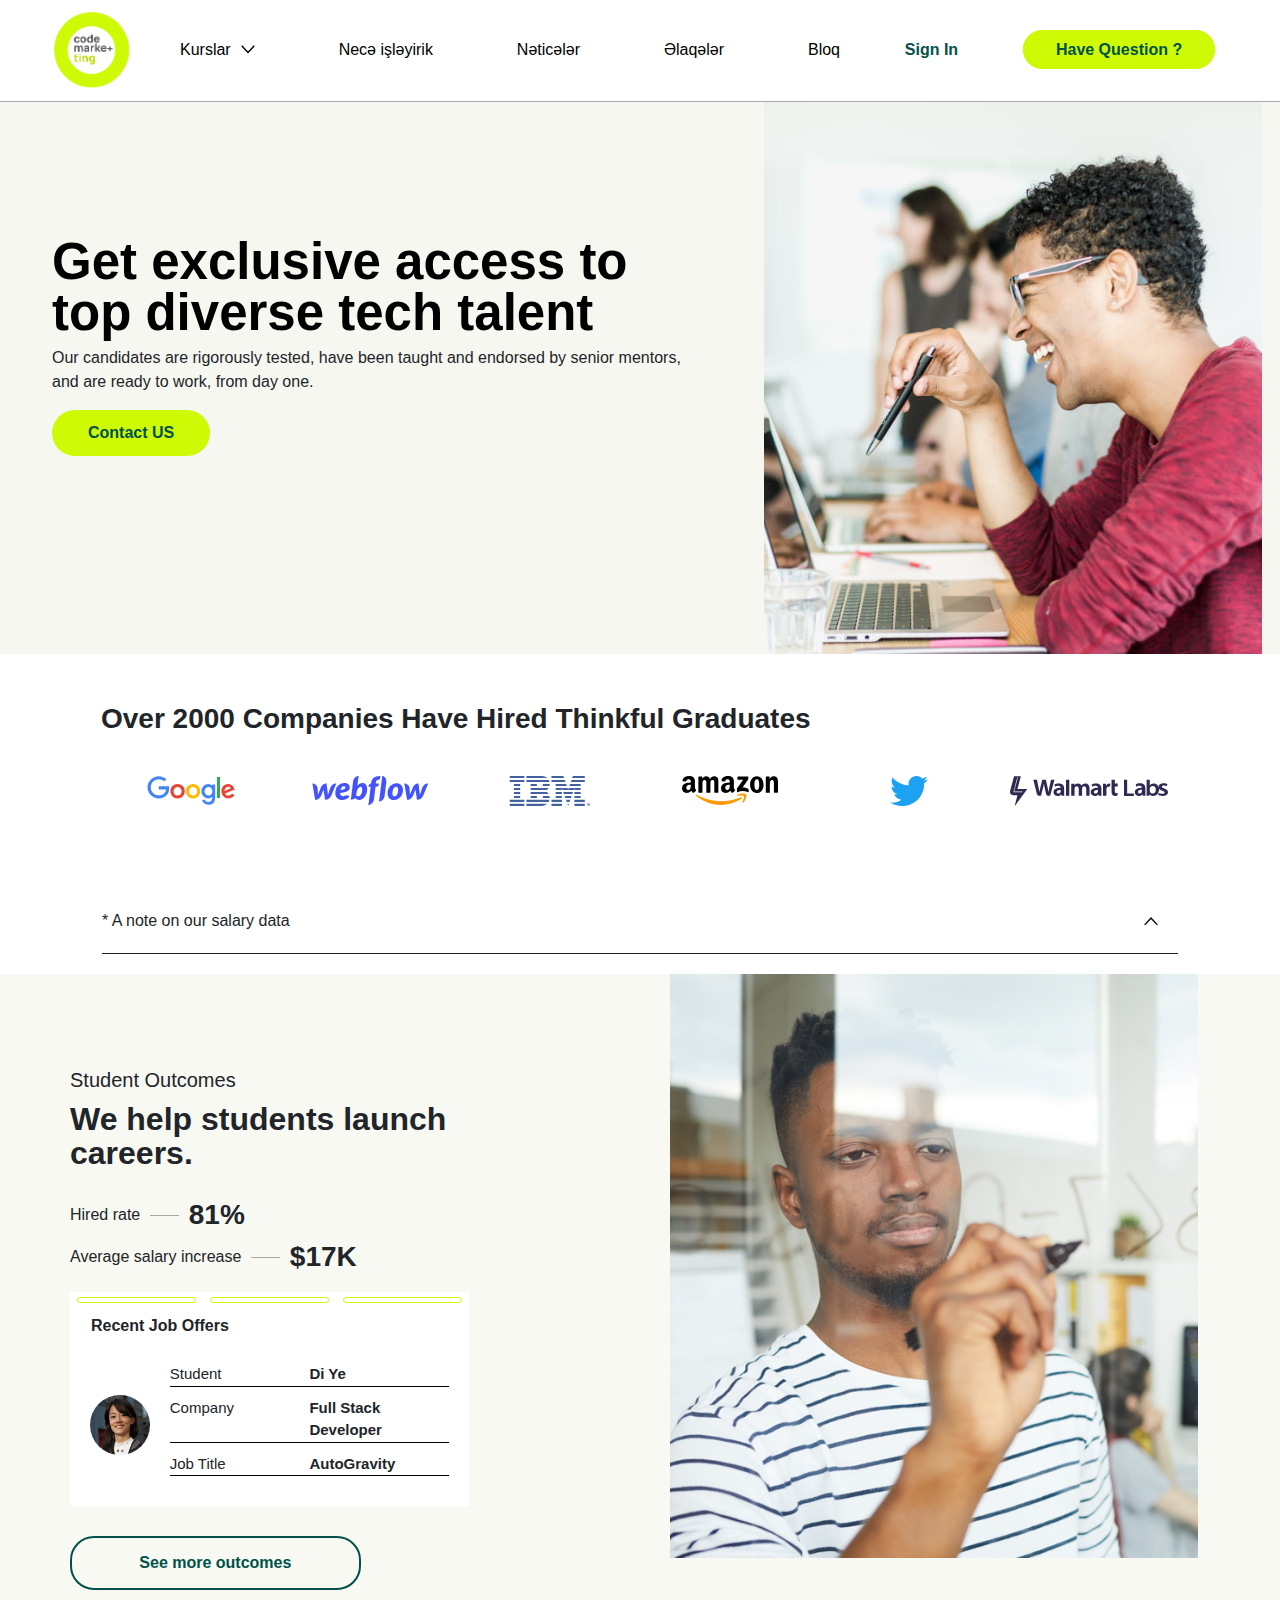
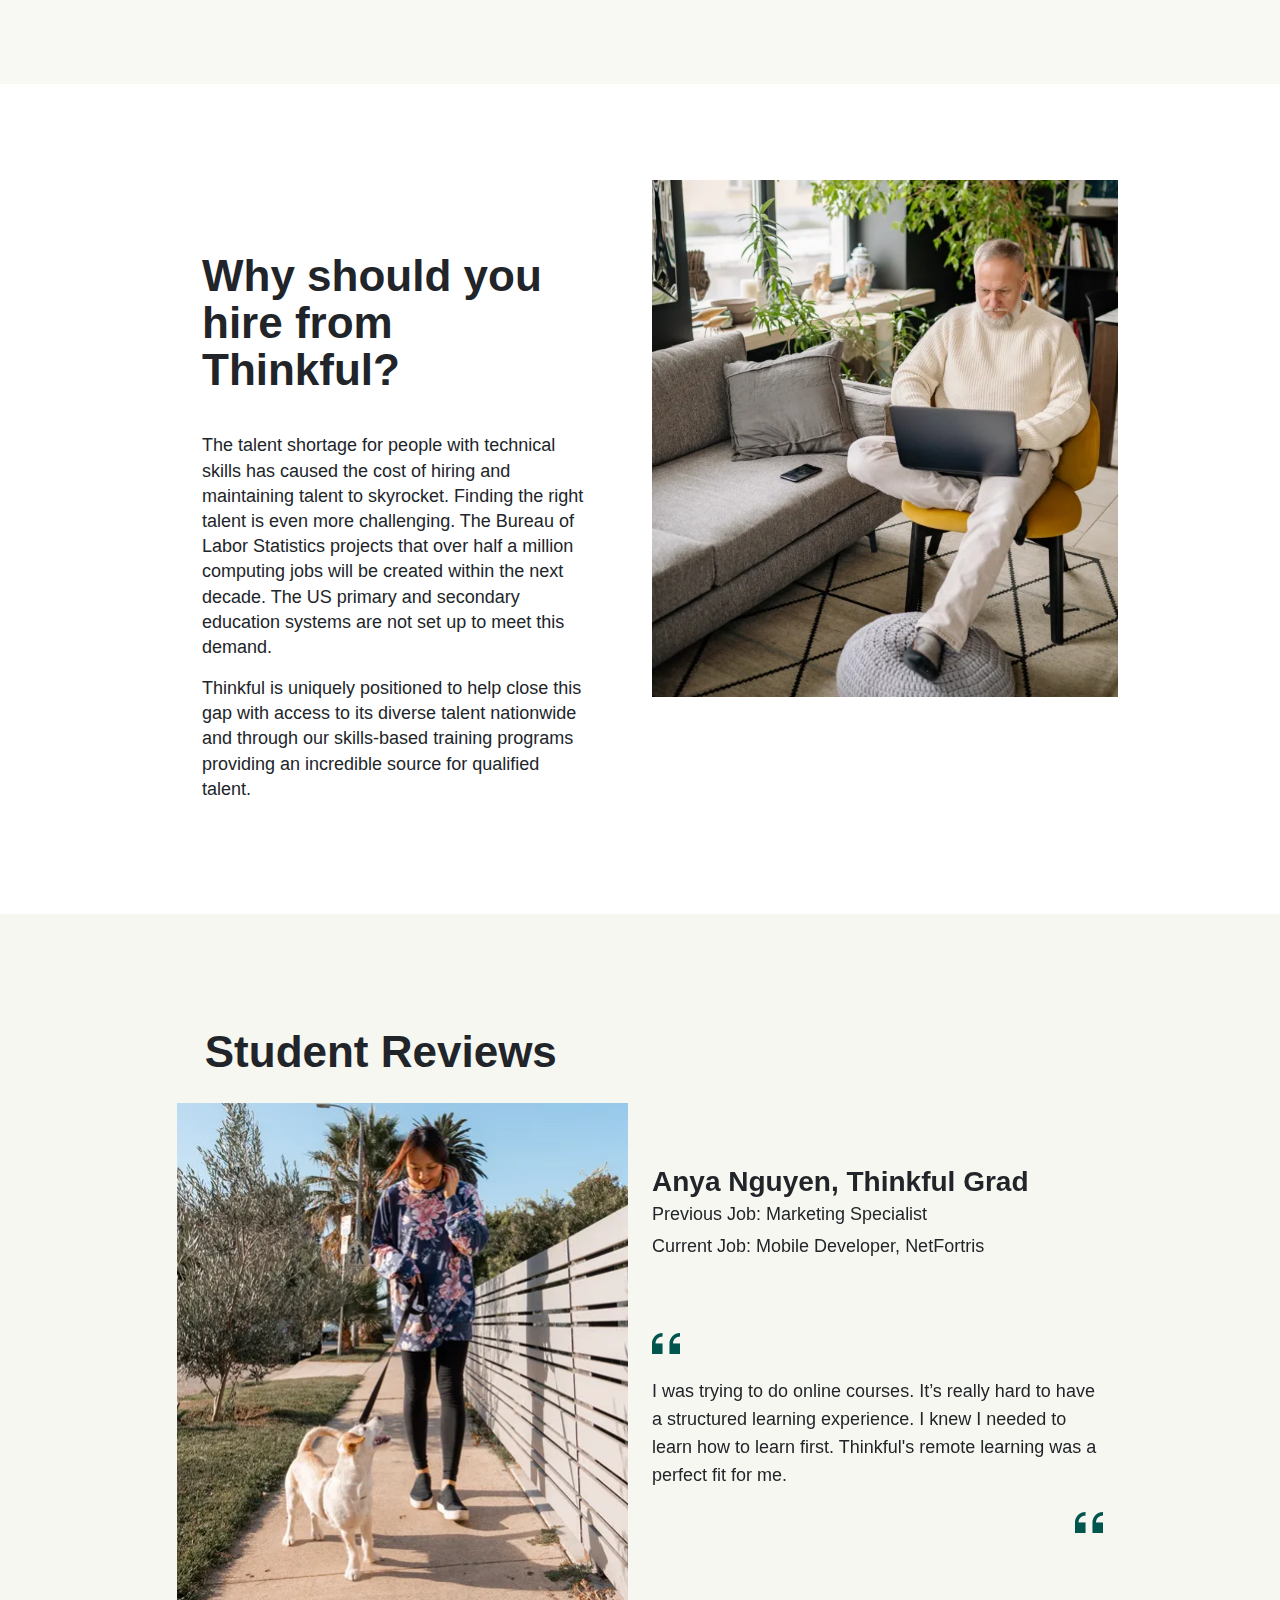
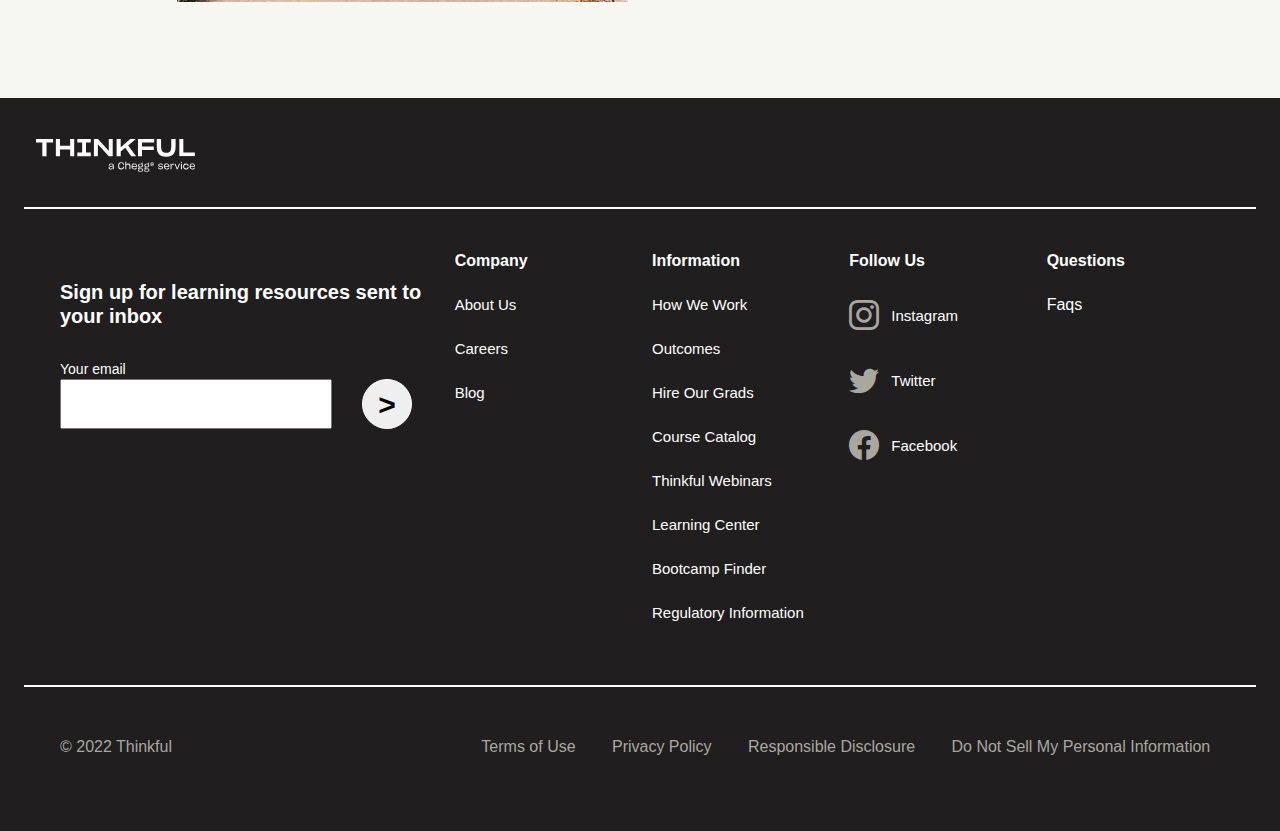
<file: public/hireOfGuards.html>
<!DOCTYPE html>
<html lang="en">

<head>
    <meta charset="UTF-8">
    <meta http-equiv="X-UA-Compatible" content="IE=edge">
    <meta name="viewport" content="width=device-width, initial-scale=1.0">
    <link href="https://cdn.jsdelivr.net/npm/bootstrap@5.0.2/dist/css/bootstrap.min.css" rel="stylesheet">
    <link rel="stylesheet" href="../src/owl-folder/owl.carousel.min.css">
    <link rel="stylesheet" href="../src/owl-folder/owl.theme.default.min.css">
    <link rel="stylesheet" href="../src/scss/style.css">
    <title>Hire of Guards</title>
</head>

<body>

    <nav>
        <div class="navigation">
            <div class="logo-area">
                <a href="">
                    <img src="../src/img/main/pngpng 1.png" alt="">
                </a>
            </div>

            <div class="nav-side">
                <ul>
                    <li class="for-click">
                        <a data-id="1" class="salam" href="javascript:void(0)">
                            Kurslar
                            <div class="arrow-nav">
                                <img src="../src/img/main/arrow.svg" alt="">
                            </div>
                        </a>
                        <ul class="sub-menu">
                            <li>
                                <a href="../public/courses.html">
                                    Software Engineering
                                </a>
                            </li>
                            <li>
                                <a href="">
                                    Data Science
                                </a>
                            </li>
                            <li>
                                <a href="">
                                    Data Analytics
                                </a>
                            </li>
                            <li>
                                <a href="">
                                    UX / UI Design
                                </a>
                            </li>
                            <li>
                                <a href="">
                                    Digital Marketing
                                </a>
                            </li>
                            <li>
                                <a href="">
                                    Technical Project Management
                                </a>
                            </li>
                        </ul>
                    </li>
                    <li>
                        <a href="../public/howework.html">
                            Necə işləyirik
                        </a>
                    </li>
                    <li>
                        <a href="../public/outcomes.html">
                            Nəticələr
                        </a>
                    </li>
                    <li class="for-click">
                        <a data-id="2" class="salam" href="./contact.html">
                            Əlaqələr
                        </a>
                    </li>
                    <li>
                        <a href="../public/blog.html">
                            Bloq
                        </a>
                    </li>
                </ul>
                <div class="button-area">
                    <div class="sign-in">
                        <a href="">Sign In</a>
                    </div>
                    <div class="have-question">
                        <a href="">
                            Have Question ?
                        </a>
                    </div>
                </div>
            </div>
            <div class="nav-phone">
                <i class="bi bi-list"></i>
            </div>
        </div>
        <div class="nav-phone-area">
            <!-- <ul>
                <li class="for-click-mob">
                    <a class="salam-mob" href="javascript:void(0)">
                        Kurslar
                        <div class="arrow-nav">
                            <img src="./src/img/main/arrow.svg" alt="">
                        </div>
                    </a>
                    <ul class="mob-sub-menu">
                        <li>
                            <a href="./public/courses.html">
                                Software Engineering
                            </a>
                        </li>
                        <li>
                            <a href="">
                                Data Science
                            </a>
                        </li>
                        <li>
                            <a href="">
                                Data Analytics
                            </a>
                        </li>
                        <li>
                            <a href="">
                                UX / UI Design
                            </a>
                        </li>
                        <li>
                            <a href="">
                                Digital Marketing
                            </a>
                        </li>
                        <li>
                            <a href="">
                                Technical Project Management
                            </a>
                        </li>
                    </ul>
                </li>
                <li>
                    <a href="./public/howework.html">
                        How We Work
                    </a>
                </li>
                <li>
                    <a href="./public/outcomes.html">
                        Outcomes
                    </a>
                </li>
                <li class="for-click-mob">
                    <a class="salam-mob" href="javascript:void(0)">
                        Communities
                        <div class="arrow-nav">
                            <img src="./src/img/main/arrow.svg" alt="">
                        </div>
                    </a>
                    <ul class="mob-sub-menu">
                        <li>
                            <a href="./public/courses.html">
                                Software Engineering
                            </a>
                        </li>
                        <li>
                            <a href="">
                                Data Science
                            </a>
                        </li>
                        <li>
                            <a href="">
                                Data Analytics
                            </a>
                        </li>
                        <li>
                            <a href="">
                                UX / UI Design
                            </a>
                        </li>
                        <li>
                            <a href="">
                                Digital Marketing
                            </a>
                        </li>
                        <li>
                            <a href="">
                                Technical Project Management
                            </a>
                        </li>
                    </ul>
                </li>
                <li>
                    <a href="./public/blog.html">
                        Blog
                    </a>
                </li>
            </ul> -->

            
            <details>
                <summary>Kurslar <img src="../src/img/main/arrow.svg" alt=""></summary>
                <div class="open-area">
                    <ul class="open-area-ul">
                        <li class="open-area-ul-li">
                            <a href="../public/courses.html">
                                Software Engineering
                            </a>
                        </li>
                        <li class="open-area-ul-li">
                            <a href="">
                                Data Science
                            </a>
                        </li>
                        <li class="open-area-ul-li">
                            <a href="">
                                Data Analytics
                            </a>
                        </li>
                        <li class="open-area-ul-li">
                            <a href="">
                                UX / UI Design
                            </a>
                        </li>
                        <li class="open-area-ul-li">
                            <a href="">
                                Digital Marketing
                            </a>
                        </li>
                        <li class="open-area-ul-li">
                            <a href="">
                                Technical Project Management
                            </a>
                        </li>
                    </ul>
                </div>
            </details>

            <a href="" class="for-main-a">
                How We Work
            </a>
            <a href="" class="for-main-a">
                Outcomes
            </a>
            <a href="./contact.html" class="for-main-a">
                Əlaqələr
            </a>
            
            <a href="" class="for-main-a">
                Blog
            </a>
            <a href="" class="for-main-a">
                Sign In
            </a>

            <div class="mobil-button-area">
                <a href="" class="have-question">
                    Have Question?
                </a>
            </div>

        </div>
    </nav>

    <main>
        <section id="course-one" class="for-guards">
            <div class="container-fluid">
                <div class="row justify-content-center">
                    <div class="col-12 col-md-7 course-one-left for-guards-left">
                        <div class="course-one-up">

                            <h1>Get exclusive access to top diverse tech talent</h1>
                            <p>
                                Our candidates are rigorously tested, have been taught and endorsed by senior mentors,
                                and are ready to work, from day one.
                            </p>
                            <a href="">
                                Contact US
                            </a>
                        </div>
                        <div class="course-one-middle-up">


                        </div>

                    </div>
                    <div class="col-12 col-md-5 course-one-right">
                        <img src="../src/img/course/SE_HERO_IMAGE_20210224.jpg" alt="">
                    </div>
                </div>
            </div>
        </section>
        <section id="six" class="my-5">
            <div class="container">
                <div class="row six-row-side">
                    <div class="col-12">
                        <h4>
                            Over 2000 Companies Have Hired Thinkful Graduates
                        </h4>
                    </div>
                    <div class="col-12  six-donw-side">
                        <ul>
                            <li>
                                <img src="../src/img/main/google-2015-logo.svg" alt="">
                            </li>
                            <li>
                                <img src="../src/img/main/webflow-logo-black.svg" alt="">
                            </li>
                            <li>
                                <img src="../src/img/main/ibm-logo-blue-60-cmyk.svg" alt="">
                            </li>
                            <li>
                                <img src="../src/img/main/amazon-logo.svg" alt="">
                            </li>
                            <li>
                                <img src="../src/img/main/path.svg" alt="">
                            </li>
                            <li>
                                <img src="../src/img/main/Walmart_Labs_logo.svg" alt="">
                            </li>
                        </ul>
                    </div>
                </div>
            </div>
        </section>
        <section id="accordion-side">
            <div class="container">
                <div class="row">
                    <div class="col-12">
                        <div class="accordion">
                            <div class="contentbx">
                                <div class="label">
                                    * A note on our salary data
                                    <img class="hello" src="../src/img/course/arrow.svg" alt="">
                                </div>
                                <div class="content">
                                    Average salary increase for grads is based on our Outcomes report, which you can
                                    find here. <br>

                                    Results reflect a Thinkful online survey conducted among Thinkful graduates who
                                    reported an in-field job between September 2018 and February 2020. Respondent base
                                    (n=232) among 336 graduate invites. (Sample size represents this population of
                                    customers within a margin of error of 6.4% at 95% confidence.) Survey responses are
                                    not a guarantee of any particular results as individual experiences may vary. The
                                    survey was fielded between February 16th and February 28th, 2021. Graduates invited
                                    to the survey were offered a $25 gift card.
                                </div>
                            </div>
                        </div>
                    </div>
                </div>
            </div>
        </section>
        <section id="seven">
            <div class="container">
                <div class="row">
                    <div class="col-12 col-md-6 seven-side-left">
                        <h3>
                            Student Outcomes
                        </h3>
                        <h2>
                            We help students launch careers.
                        </h2>
                        <div class="seven-right-middleside">
                            <div class="seven-middle">
                                <p>
                                    Hired rate
                                </p>
                                <div class="seven-border-side"></div>
                                <div class="seven-num">
                                    81%
                                </div>
                            </div>
                            <div class="seven-middle">
                                <p>
                                    Average salary increase

                                </p>
                                <div class="seven-border-side"></div>
                                <div class="seven-num">
                                    $17K
                                </div>
                            </div>
                        </div>

                        <div class="slider-area-side">
                            <div class="for-span-area">
                                <span class="first-bar">
                                    <div class="first-time"></div>
                                </span>
                                <span class="second-bar">
                                    <div class="second-time"></div>
                                </span>
                                <span class="third-bar">
                                    <div class="third-time"></div>
                                </span>
                            </div>
                            <h6>
                                Recent Job Offers
                            </h6>
                            <div class="owl-carousel">
                                <div class="slide-area">
                                    <div class="img-area">
                                        <img src="../src/img/main/di.jpg" alt="">
                                    </div>
                                    <div class="content-area">
                                        <ul>
                                            <li>
                                                <p class="first-p">Student</p>
                                                <p class="second-p">Di Ye</p>
                                            </li>
                                            <li>
                                                <p class="first-p">Company</p>
                                                <p class="second-p">Full Stack Developer</p>
                                            </li>
                                            <li>
                                                <p class="first-p">Job Title</p>
                                                <p class="second-p">AutoGravity</p>
                                            </li>
                                        </ul>
                                    </div>
                                </div>
                                <div class="slide-area">
                                    <div class="img-area">
                                        <img src="../src/img/main/di.jpg" alt="">
                                    </div>
                                    <div class="content-area">
                                        <ul>
                                            <li>
                                                <p class="first-p">Student</p>
                                                <p class="second-p">Di Ye</p>
                                            </li>
                                            <li>
                                                <p class="first-p">Company</p>
                                                <p class="second-p">Full Stack Developer</p>
                                            </li>
                                            <li>
                                                <p class="first-p">Job Title</p>
                                                <p class="second-p">AutoGravity</p>
                                            </li>
                                        </ul>
                                    </div>
                                </div>
                                <div class="slide-area">
                                    <div class="img-area">
                                        <img src="../src/img/main/di.jpg" alt="">
                                    </div>
                                    <div class="content-area">
                                        <ul>
                                            <li>
                                                <p class="first-p">Student</p>
                                                <p class="second-p">Di Ye</p>
                                            </li>
                                            <li>
                                                <p class="first-p">Company</p>
                                                <p class="second-p">Full Stack Developer</p>
                                            </li>
                                            <li>
                                                <p class="first-p">Job Title</p>
                                                <p class="second-p">AutoGravity</p>
                                            </li>
                                        </ul>
                                    </div>
                                </div>
                            </div>

                        </div>


                        <a href="">
                            See more outcomes
                        </a>

                    </div>
                    <div class="col-12 col-md-6 seven-side-img">
                        <img src="../src/img/main/TopicPagePhoto_SE_Outcomes_Desktop.png" alt="">
                    </div>
                </div>
            </div>
        </section>
        <section id="whycyber" class="py-5">
            <div class="container py-5">
                <div class="row">
                    <div class="col-12 col-md-6 ">
                        <div class="cybre-text-area">
                            <h2>
                                Why should you hire from Thinkful?
                            </h2>
                            <p>
                                The talent shortage for people with technical skills has caused the cost of hiring and
                                maintaining talent to skyrocket. Finding the right talent is even more challenging. The
                                Bureau of Labor Statistics projects that over half a million computing jobs will be
                                created within the next decade. The US primary and secondary education systems are not
                                set up to meet this demand.
                            </p>
                            <p>
                                Thinkful is uniquely positioned to help close this gap with access to its diverse talent
                                nationwide and through our skills-based training programs providing an incredible source
                                for qualified talent.
                            </p>
                        </div>
                    </div>
                    <div class="col-12 col-md-6 ">
                        <div class="cyber-img">
                            <img src="../src/img/aboutUs/DA_HERO_IMAGE_20210224.webp" alt="">
                        </div>
                    </div>
                </div>
            </div>
        </section>
        <section id="lastSlider" class="py-5">
            <div class="container">
                <div class="row py-5">
                    <div class="col-12 py-3 caruesel-title">
                        <h1>Student Reviews</h1>
                    </div>
                    <div class="owl-carousel">
                        <div class="row justify-content-center">
                            <div class="col-12 col-md-5 caruesel-img">
                                <img src="../src/img/course/TopicPagePhoto_SE_StudentReviews_Anya_Desktop_V1_copy.webp"
                                    alt="">
                            </div>
                            <div class="col-12 col-md-5 caruesel-content">
                                <div class="caruesel-content-up">
                                    <p class="content-first-p">
                                        Anya Nguyen, Thinkful Grad
                                    </p>
                                    <p>
                                        Previous Job: Marketing Specialist
                                    </p>
                                    <p>
                                        Current Job: Mobile Developer, NetFortris
                                    </p>
                                </div>

                                <div class="caruesel-text">
                                    <div class="caruesel-img-unit">
                                        <img src="../src/img/course/Vector (2).svg" alt="">
                                    </div>
                                    <p>
                                        I was trying to do online courses. It’s really hard to have a structured
                                        learning experience. I knew I needed to learn how to learn first. Thinkful's
                                        remote learning was a perfect fit for me.
                                    </p>
                                    <div class="caruesel-img-unit-two">
                                        <img src="../src/img/course/Vector (2).svg" alt="">
                                    </div>
                                </div>
                            </div>
                        </div>
                    </div>
                </div>
            </div>
        </section>
    </main>

    <footer>
        <div class="container-fluid">
            <div class="row">
                <div class="col-12 footer-up-side my-3">
                    <img src="../src/img/main/footer-img.svg" alt="">
                </div>

                <div class="col-12 footer-middle pb-3">
                    <div class="row">
                        <div class="col-12 col-md-4">
                            <form action="">
                                <div class="footer-write-side">
                                    <p>
                                        Sign up for learning resources sent to your inbox
                                    </p>
                                </div>
                                <div class="footer-input">
                                    <div class="footer-email-side">
                                        <label for="">
                                            Your email
                                        </label>
                                        <input type="email">
                                    </div>
                                    <div class="footer-button-side">
                                        <button>
                                            >
                                        </button>
                                    </div>
                                </div>

                            </form>
                        </div>
                        <div class="col-12 col-md-2">
                            <ul>
                                <li class="font-weight-area">Company</li>
                                <li>
                                    <a href="../public/aboutUs.html">
                                        About Us
                                    </a>
                                </li>
                                <li>
                                    <a href="">
                                        Careers
                                    </a>
                                </li>
                                <li>
                                    <a href="">
                                        Blog
                                    </a>
                                </li>
                            </ul>
                        </div>
                        <div class="col-12 col-md-2">
                            <ul>
                                <li class="font-weight-area">
                                    Information
                                </li>
                                <li>
                                    <a href="../public/howework.html">
                                        How We Work
                                    </a>
                                </li>
                                <li>
                                    <a href="">
                                        Outcomes
                                    </a>
                                </li>
                                <li>
                                    <a href="../public/hireOfGuards.html">
                                        Hire Our Grads
                                    </a>
                                </li>
                                <li>
                                    <a href="">
                                        Course Catalog
                                    </a>
                                </li>
                                <li>
                                    <a href="../public/webinars.html">
                                        Thinkful Webinars
                                    </a>
                                </li>
                                <li>
                                    <a href="../public/learning-center.html">
                                        Learning Center
                                    </a>
                                </li>
                                <li>
                                    <a href="">
                                        Bootcamp Finder
                                    </a>
                                </li>
                                <li>
                                    <a href="">
                                        Regulatory Information
                                    </a>
                                </li>
                            </ul>
                        </div>
                        <div class="col-12 col-md-2">
                            <ul class="footer-social-medias">
                                <li class="font-weight-area">Follow Us</li>
                                <li class="footer-social-media">
                                    <a href="">
                                        <i class="bi bi-instagram"></i>
                                        Instagram
                                    </a>
                                </li>
                                <li class="footer-social-media">
                                    <a href="">
                                        <i class="bi bi-twitter"></i>
                                        Twitter
                                    </a>
                                </li>
                                <li class="footer-social-media">
                                    <a href="">
                                        <i class="bi bi-facebook"></i>
                                        Facebook
                                    </a>
                                </li>
                            </ul>
                        </div>
                        <div class="col-12 col-md-2">
                            <ul>
                                <li class="font-weight-area">Questions</li>
                                <li>
                                    Faqs
                                </li>
                            </ul>
                        </div>
                    </div>

                </div>

                <div class="col-12 my-4">
                    <div class="row">
                        <div class="col-12 col-md-4 footer-down-left">
                            <p>
                                © 2022 Thinkful
                            </p>
                        </div>
                        <div class="col-12 col-md-8 footer-down-right">

                            <a href="">
                                Terms of Use
                            </a>


                            <a href="">
                                Privacy Policy
                            </a>


                            <a href="">
                                Responsible Disclosure
                            </a>


                            <a href="">
                                Do Not Sell My Personal Information
                            </a>

                        </div>
                    </div>
                </div>

            </div>
        </div>
    </footer>
    <script src="https://code.jquery.com/jquery-3.6.1.min.js"></script>
    <script src="../src/owl-folder/owl.carousel.min.js"></script>
    <script src="../src/js/owl.js"></script>
    <script src="../src/js/nav.js"></script>
    <script src="../src/js/forMobileNav.js"></script>
    <script src="../src/js/accordion.js"></script>
</body>

</html>
</file>
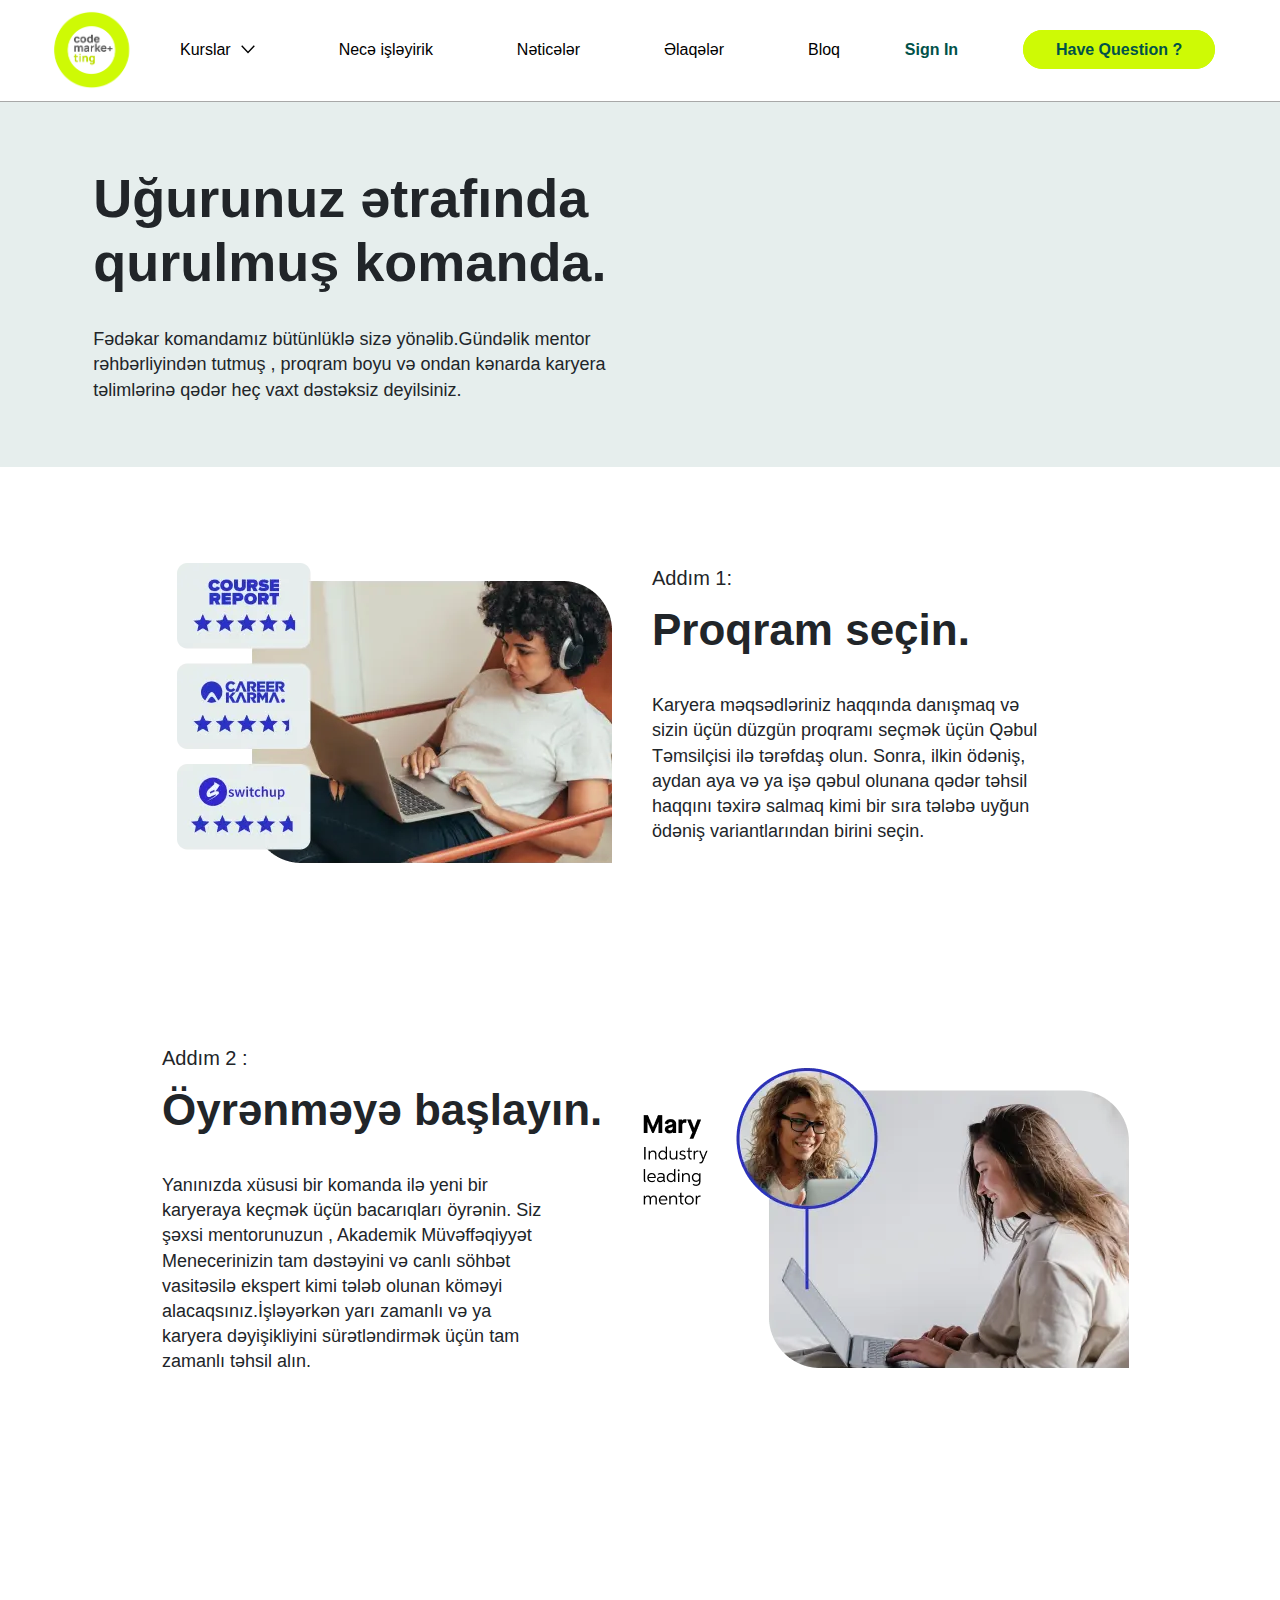
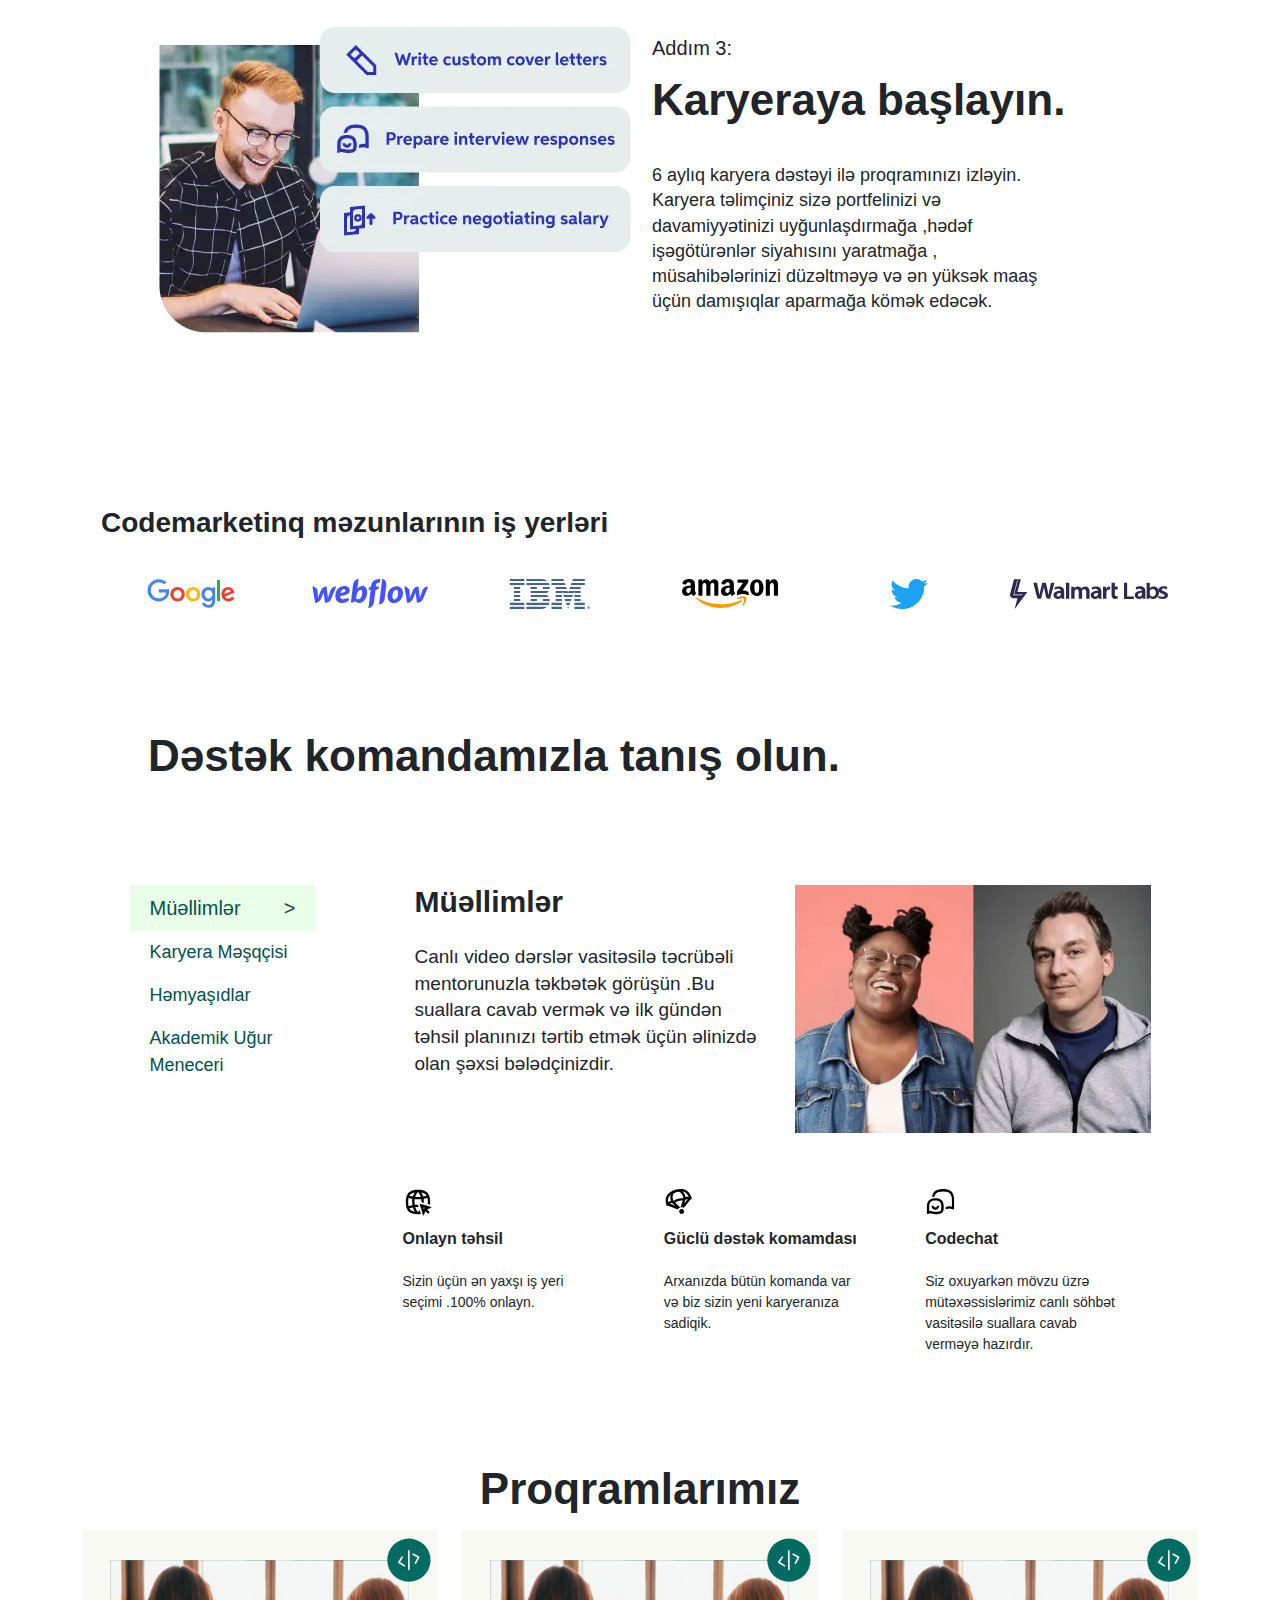
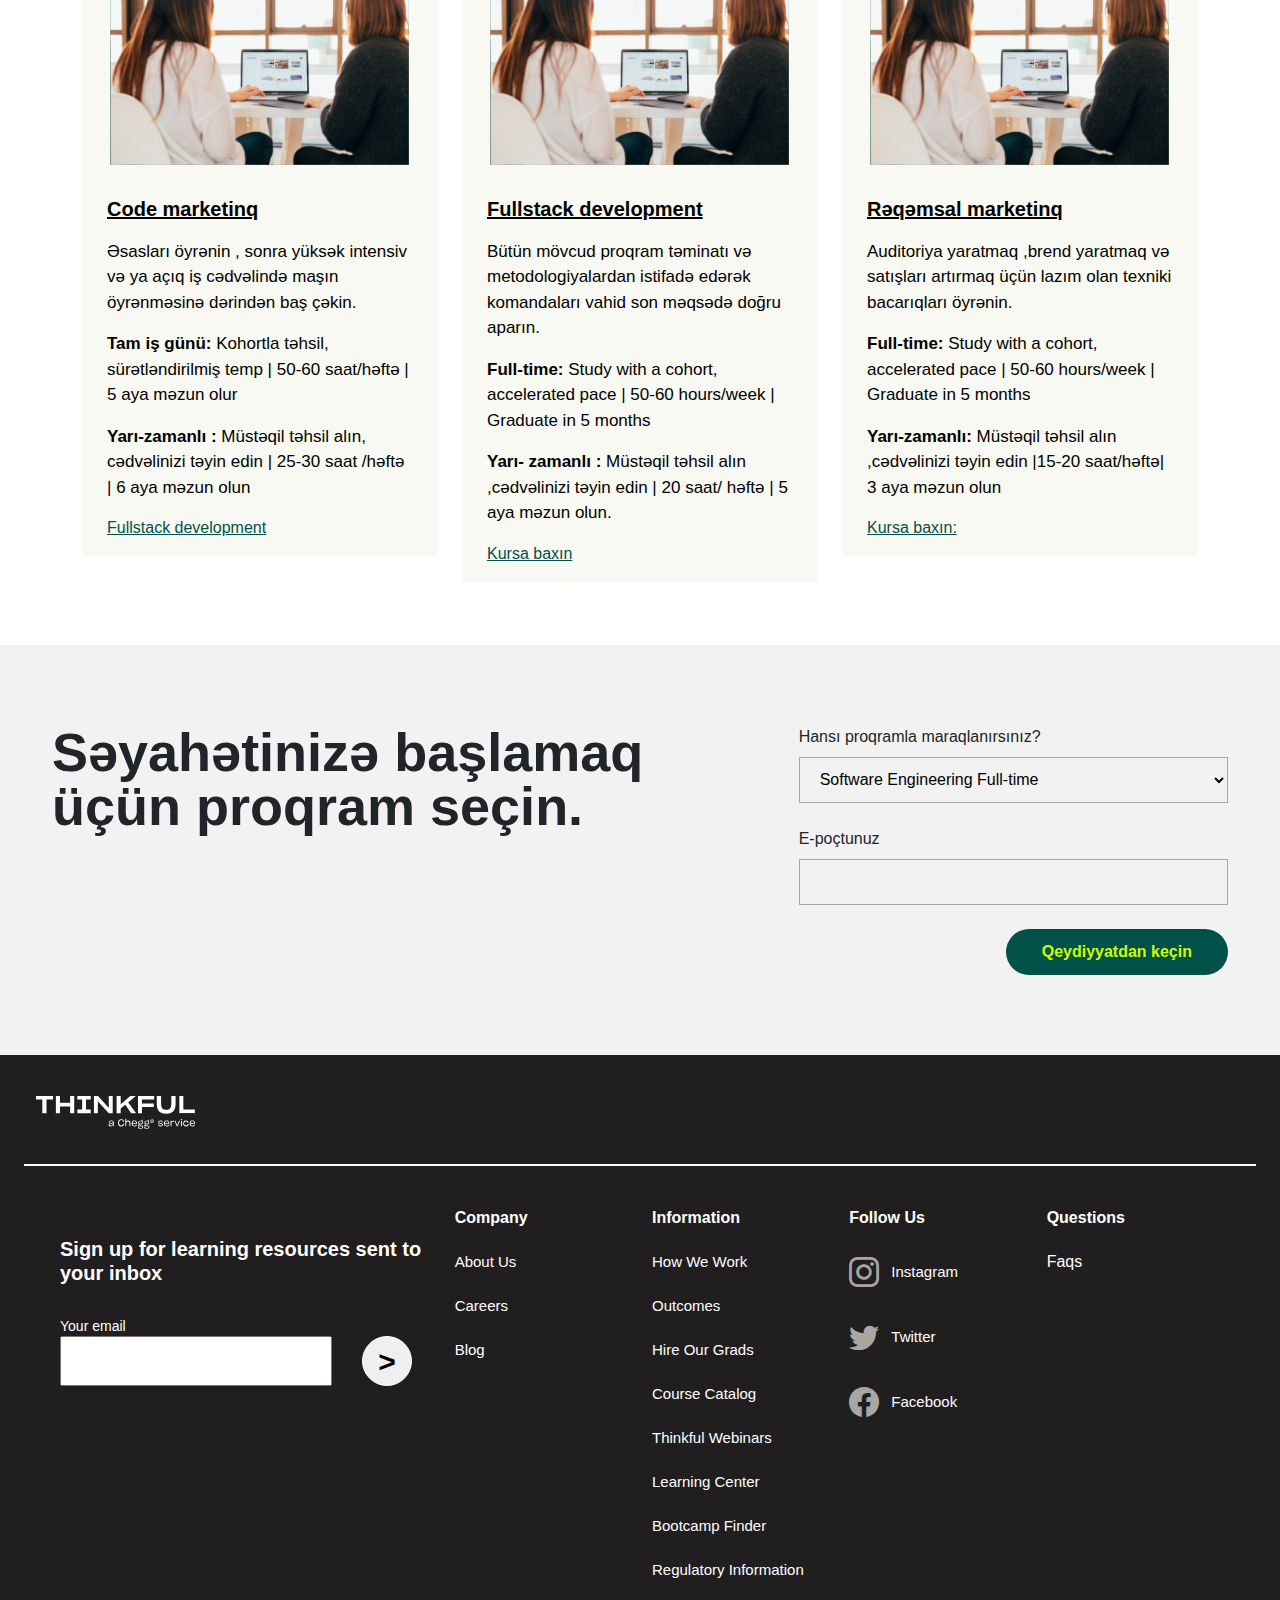
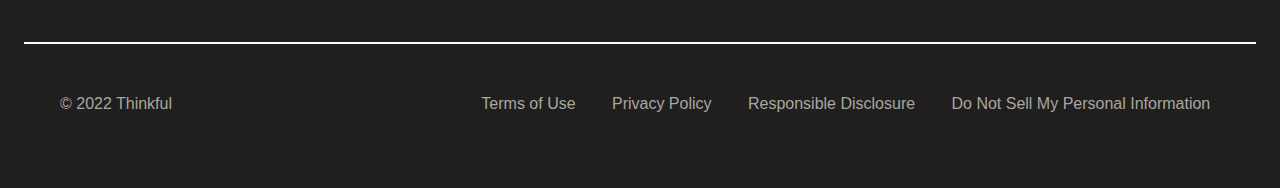
<file: public/howework.html>
<!DOCTYPE html>
<html lang="en">

<head>
    <meta charset="UTF-8">
    <meta http-equiv="X-UA-Compatible" content="IE=edge">
    <meta name="viewport" content="width=device-width, initial-scale=1.0">
    <link href="https://cdn.jsdelivr.net/npm/bootstrap@5.0.2/dist/css/bootstrap.min.css" rel="stylesheet">
    <link rel="stylesheet" href="../src/scss/style.css">
    <title>How We Work</title>
</head>

<body>
    <nav>
        <div class="navigation">
            <div class="logo-area">
                <a href="">
                    <img src="../src/img/main/pngpng 1.png" alt="">
                </a>
            </div>

            <div class="nav-side">
                <ul>
                    <li class="for-click">
                        <a data-id="1" class="salam" href="javascript:void(0)">
                            Kurslar
                            <div class="arrow-nav">
                                <img src="../src/img/main/arrow.svg" alt="">
                            </div>
                        </a>
                        <ul class="sub-menu">
                            <li>
                                <a href="../public/courses.html">
                                    Software Engineering
                                </a>
                            </li>
                            <li>
                                <a href="">
                                    Data Science
                                </a>
                            </li>
                            <li>
                                <a href="">
                                    Data Analytics
                                </a>
                            </li>
                            <li>
                                <a href="">
                                    UX / UI Design
                                </a>
                            </li>
                            <li>
                                <a href="">
                                    Digital Marketing
                                </a>
                            </li>
                            <li>
                                <a href="">
                                    Technical Project Management
                                </a>
                            </li>
                        </ul>
                    </li>
                    <li>
                        <a href="../public/howework.html">
                            Necə işləyirik
                        </a>
                    </li>
                    <li>
                        <a href="../public/outcomes.html">
                            Nəticələr
                        </a>
                    </li>
                    <li class="for-click">
                        <a data-id="2" class="salam" href="./contact.html">
                            Əlaqələr
                        </a>
                    </li>
                    <li>
                        <a href="../public/blog.html">
                            Bloq
                        </a>
                    </li>
                </ul>
                <div class="button-area">
                    <div class="sign-in">
                        <a href="">Sign In</a>
                    </div>
                    <div class="have-question">
                        <a href="">
                            Have Question ?
                        </a>
                    </div>
                </div>
            </div>
            <div class="nav-phone">
                <i class="bi bi-list"></i>
            </div>
        </div>
        <div class="nav-phone-area">
            <!-- <ul>
                <li class="for-click-mob">
                    <a class="salam-mob" href="javascript:void(0)">
                        Kurslar
                        <div class="arrow-nav">
                            <img src="./src/img/main/arrow.svg" alt="">
                        </div>
                    </a>
                    <ul class="mob-sub-menu">
                        <li>
                            <a href="./public/courses.html">
                                Software Engineering
                            </a>
                        </li>
                        <li>
                            <a href="">
                                Data Science
                            </a>
                        </li>
                        <li>
                            <a href="">
                                Data Analytics
                            </a>
                        </li>
                        <li>
                            <a href="">
                                UX / UI Design
                            </a>
                        </li>
                        <li>
                            <a href="">
                                Digital Marketing
                            </a>
                        </li>
                        <li>
                            <a href="">
                                Technical Project Management
                            </a>
                        </li>
                    </ul>
                </li>
                <li>
                    <a href="./public/howework.html">
                        How We Work
                    </a>
                </li>
                <li>
                    <a href="./public/outcomes.html">
                        Outcomes
                    </a>
                </li>
                <li class="for-click-mob">
                    <a class="salam-mob" href="javascript:void(0)">
                        Communities
                        <div class="arrow-nav">
                            <img src="./src/img/main/arrow.svg" alt="">
                        </div>
                    </a>
                    <ul class="mob-sub-menu">
                        <li>
                            <a href="./public/courses.html">
                                Software Engineering
                            </a>
                        </li>
                        <li>
                            <a href="">
                                Data Science
                            </a>
                        </li>
                        <li>
                            <a href="">
                                Data Analytics
                            </a>
                        </li>
                        <li>
                            <a href="">
                                UX / UI Design
                            </a>
                        </li>
                        <li>
                            <a href="">
                                Digital Marketing
                            </a>
                        </li>
                        <li>
                            <a href="">
                                Technical Project Management
                            </a>
                        </li>
                    </ul>
                </li>
                <li>
                    <a href="./public/blog.html">
                        Blog
                    </a>
                </li>
            </ul> -->


            <details>
                <summary>Kurslar <img src="../src/img/main/arrow.svg" alt=""></summary>
                <div class="open-area">
                    <ul class="open-area-ul">
                        <li class="open-area-ul-li">
                            <a href="../public/courses.html">
                                Software Engineering
                            </a>
                        </li>
                        <li class="open-area-ul-li">
                            <a href="">
                                Data Science
                            </a>
                        </li>
                        <li class="open-area-ul-li">
                            <a href="">
                                Data Analytics
                            </a>
                        </li>
                        <li class="open-area-ul-li">
                            <a href="">
                                UX / UI Design
                            </a>
                        </li>
                        <li class="open-area-ul-li">
                            <a href="">
                                Digital Marketing
                            </a>
                        </li>
                        <li class="open-area-ul-li">
                            <a href="">
                                Technical Project Management
                            </a>
                        </li>
                    </ul>
                </div>
            </details>

            <a href="" class="for-main-a">
                How We Work
            </a>
            <a href="" class="for-main-a">
                Outcomes
            </a>
            <a href="./contact.html" class="for-main-a">
                Əlaqələr
            </a>

            <a href="" class="for-main-a">
                Blog
            </a>
            <a href="" class="for-main-a">
                Sign In
            </a>

            <div class="mobil-button-area">
                <a href="" class="have-question">
                    Have Question?
                </a>
            </div>

        </div>
    </nav>

    <main>
        <!-- <section id="outcomes-one">
            <div class="container-fluid">
                <div class="row">
                    <div class="col-12 col-md-6">
                        <div class="one-left">
                            <div class="one-left-up">
                                <h3>
                                    Student outcome reports
                                </h3>
                                <h1>
                                    Our grads thrive long-term.
                                </h1>
                            </div>
                            <div class="one-left-middle">
                                <p>
                                    We don't just help you get hired: we lay the foundation for a life-long career. We
                                    measure student outcomes a year or more after graduation.
                                </p>
                                <p>
                                    It all starts here. Share your info below, and we’ll call you to learn more about
                                    you and your career goals.
                                </p>
                                <br>
                            </div>
                            <div class="one-left-down">
                                <div class="inputs-left-up">
                                    <form action="">
                                        <div class="inputs-area">
                                            <div class="input-side">
                                                <label for="email">Your Email</label>
                                                <input type="email" name="email" id="email">
                                            </div>
                                            <div class="input-side">
                                                <label for="tel">Your Number</label>
                                                <input type="tel" name="tel" id="tel">
                                                <p>
                                                    Your phone number should be 10 digits with no spaces or special
                                                    characters
                                                </p>
                                            </div>
                                            <div class="input-button-side">
                                                <button>
                                                    Get started
                                                </button>
                                            </div>
                                        </div>
                                    </form>
                                </div>
                                <div class="inputs-right-down">
                                    <p>
                                        <span>By clicking submit, you agree to our </span>
                                        <a href="https://www.thinkful.com/terms-of-service/">Terms of Service
                                        </a>

                                        <span>
                                            and
                                        </span>
                                        <a href="https://www.thinkful.com/privacy-policy/">Privacy Policy</a>
                                        <span> and
                                            agree to being contacted by Chegg to learn more about our programs.
                                        </span>
                                    </p>
                                </div>
                            </div>
                        </div>
                    </div>
                    <div class="col-12 col-md-6 one-right">
                        <img src="../src/img/howWeWork/discount_ei_hero_image333.jpg" alt="">
                    </div>
                </div>
            </div>
        </section> -->
        <section id="work-one">
            <div class="container-fluid">
                <div class="row justify-content-center">
                    <div class="col-12 col-sm-6 work-one-left">
                        <div class="left-up">
                            <h1>
                                Uğurunuz ətrafında qurulmuş komanda.
                            </h1>
                        </div>
                        <div class="left-down">
                            <p>
                                Fədəkar komandamız bütünlüklə sizə yönəlib.Gündəlik mentor rəhbərliyindən tutmuş ,
                                proqram boyu və ondan kənarda karyera təlimlərinə qədər heç vaxt dəstəksiz deyilsiniz.
                            </p>
                        </div>
                    </div>
                    <div class="col-12 col-md-5"></div>
                </div>
            </div>
        </section>
        <section id="work-two" class="py-5 my-5">
            <div class="container">
                <div class="row">
                    <div class="col-12 col-md-6 work-two-img">
                        <img src="../src/img/howWeWork/ratings.webp" alt="">
                    </div>
                    <div class="col-12 col-md-6 work-two-content">
                        <h3>Addım 1:</h3>
                        <h2>Proqram seçin.</h2>
                        <p>
                            Karyera məqsədləriniz haqqında danışmaq və sizin üçün düzgün proqramı seçmək üçün Qəbul
                            Təmsilçisi ilə tərəfdaş olun. Sonra, ilkin ödəniş, aydan aya və ya işə qəbul olunana qədər
                            təhsil haqqını təxirə salmaq kimi bir sıra tələbə uyğun ödəniş variantlarından birini seçin.
                        </p>
                    </div>
                </div>
            </div>
        </section>
        <section id="work-three" class="py-5 my-5">
            <div class="container">
                <div class="row">
                    <div class="col-12 col-md-6 work-three-content">
                        <h3>Addım 2 :</h3>
                        <h2>Öyrənməyə başlayın.</h2>
                        <p>Yanınızda xüsusi bir komanda ilə yeni bir karyeraya keçmək üçün bacarıqları öyrənin. Siz
                            şəxsi mentorunuzun , Akademik Müvəffəqiyyət Menecerinizin tam dəstəyini və canlı söhbət
                            vasitəsilə ekspert kimi tələb olunan köməyi alacaqsınız.İşləyərkən yarı zamanlı və ya
                            karyera dəyişikliyini sürətləndirmək üçün tam zamanlı təhsil alın.
                        </p>
                    </div>
                    <div class="col-12 col-md-6 work-three-img">
                        <img src="../src/img/howWeWork/2_Support.webp" alt="">
                    </div>
                </div>
            </div>
        </section>
        <section id="work-two" class="py-5 my-5">
            <div class="container">
                <div class="row">
                    <div class="col-12 col-md-6 work-two-img">
                        <img src="../src/img/howWeWork/Career_support.webp" alt="">
                    </div>
                    <div class="col-12 col-md-6 work-two-content">
                        <h3>Addım 3:</h3>
                        <h2>Karyeraya başlayın.</h2>
                        <p>6 aylıq karyera dəstəyi ilə proqramınızı izləyin. Karyera təlimçiniz sizə portfelinizi və
                            davamiyyətinizi uyğunlaşdırmağa ,hədəf işəgötürənlər siyahısını yaratmağa , müsahibələrinizi
                            düzəltməyə və ən yüksək maaş üçün damışıqlar aparmağa kömək edəcək.
                        </p>
                    </div>
                </div>
            </div>
        </section>
        <section id="six" class="py-3 my-3">
            <div class="container">
                <div class="row six-row-side">
                    <div class="col-12">
                        <h4>
                            Codemarketinq məzunlarının iş yerləri
                        </h4>
                    </div>
                    <div class="col-12  six-donw-side">
                        <ul>
                            <li>
                                <img src="../src/img/main/google-2015-logo.svg" alt="">
                            </li>
                            <li>
                                <img src="../src/img/main/webflow-logo-black.svg" alt="">
                            </li>
                            <li>
                                <img src="../src/img/main/ibm-logo-blue-60-cmyk.svg" alt="">
                            </li>
                            <li>
                                <img src="../src/img/main/amazon-logo.svg" alt="">
                            </li>
                            <li>
                                <img src="../src/img/main/path.svg" alt="">
                            </li>
                            <li>
                                <img src="../src/img/main/Walmart_Labs_logo.svg" alt="">
                            </li>
                        </ul>
                    </div>
                </div>
            </div>
        </section>
        <section id="support-network">
            <div class="container">
                <div class="row justify-content-center">
                    <div class="col-12">
                        <h2>
                            Dəstək komandamızla tanış olun.
                        </h2>
                    </div>
                    <div class="col-12 col-md-3">
                        <div class="buttons-area">
                            <button class="forjsbtn btnActive" data-for-panel="first">
                                <span>
                                    Müəllimlər
                                </span>
                                <span class="hello cart">
                                    >
                                </span>
                            </button>
                            <button class="forjsbtn" data-for-panel="second">
                                <span>
                                   Karyera Məşqçisi
                                </span>
                                <span class="hello">
                                    >
                                </span>
                            </button>
                            <button class="forjsbtn" data-for-panel="three">
                                <span>
                                    Həmyaşıdlar
                                </span>
                                <span class="hello">
                                    >
                                </span>
                            </button>
                            <button class="forjsbtn" data-for-panel="four">
                                <span>
                                    Akademik Uğur Meneceri
                                </span>
                                <span class="hello">
                                    >
                                </span>
                            </button>
                        </div>
                    </div>

                    <div class="col-12 col-md-8 right-one ok" data-panel-id="first">
                        <div class="row">
                            <div class="col-12 col-md-6 support-text">
                                <h3>
                                    Müəllimlər
                                </h3>
                                <p>
                                    Canlı video dərslər vasitəsilə təcrübəli mentorunuzla təkbətək görüşün .Bu suallara
                                    cavab vermək və ilk gündən təhsil planınızı tərtib etmək üçün əlinizdə olan şəxsi
                                    bələdçinizdir.
                                </p>
                            </div>
                            <div class="col-12 col-md-6 support-img">
                                <img src="../src/img/howWeWork/mentors.webp" alt="">
                            </div>
                            <div class="col-12 support-contents">
                                <div class="row justify-content-between">
                                    <div class="col-12 col-md-4 support-content">
                                        <img src="../src/img/howWeWork/Online_32x32.svg" alt="">
                                        <h6>Onlayn təhsil</h6>
                                        <p>
                                            Sizin üçün ən yaxşı iş yeri seçimi .100%
                                            onlayn.
                                        </p>
                                    </div>
                                    <div class="col-12 col-md-4 support-content">
                                        <img src="../src/img/howWeWork/NoRisk_32x32.svg" alt="">
                                        <h6>Güclü dəstək komamdası </h6>
                                        <p>
                                            Arxanızda bütün komanda var və biz sizin yeni karyeranıza sadiqik.
                                        </p>
                                    </div>
                                    <div class="col-12 col-md-4 support-content">
                                        <img src="../src/img/howWeWork/Communication_32x32.svg" alt="">
                                        <h6>Codechat</h6>
                                        <p>
                                            Siz oxuyarkən mövzu üzrə mütəxəssislərimiz canlı söhbət vasitəsilə suallara
                                            cavab verməyə hazırdır.
                                        </p>
                                    </div>
                                </div>
                            </div>
                        </div>
                    </div>
                    <div class="col-12 col-md-8 right-one" data-panel-id="second">
                        <div class="row">
                            <div class="col-12 col-md-6 support-text">
                                <h3>
                                    Ibrahim
                                </h3>
                                <p>
                                    Meet one-on-one with your an experienced industry mentor via live video sessions.
                                    This is your personal guide, on hand to answer questions and help structure your
                                    study plan from day one.
                                </p>
                            </div>
                            <div class="col-12 col-md-6 support-img">
                                <img src="../src/img/howWeWork/Desktop.webp" alt="">
                            </div>
                            <div class="col-12 support-contents">
                                <div class="row justify-content-between">
                                    <div class="col-12 col-md-4 support-content">
                                        <img src="../src/img/howWeWork/Online_32x32.svg" alt="">
                                        <h6>Online learning</h6>
                                        <p>
                                            Choose a study space works best for you. 100% online.
                                        </p>
                                    </div>
                                    <div class="col-12 col-md-4 support-content">
                                        <img src="../src/img/howWeWork/NoRisk_32x32.svg" alt="">
                                        <h6>A powerful support team</h6>
                                        <p>
                                            You’ve got a whole community behind you, and we're committed to your new
                                            career.
                                        </p>
                                    </div>
                                    <div class="col-12 col-md-4 support-content">
                                        <img src="../src/img/howWeWork/Communication_32x32.svg" alt="">
                                        <h6>ThinkChat</h6>
                                        <p>
                                            Our subject matter experts are on hand to answer questions via live chat
                                            while you study.
                                        </p>
                                    </div>
                                </div>
                            </div>
                        </div>
                    </div>
                    <div class="col-12 col-md-8 right-one" data-panel-id="three">
                        <div class="row">
                            <div class="col-12 col-md-6 support-text">
                                <h3>
                                    Eke
                                </h3>
                                <p>
                                    Meet one-on-one with your an experienced industry mentor via live video sessions.
                                    This is your personal guide, on hand to answer questions and help structure your
                                    study plan from day one.
                                </p>
                            </div>
                            <div class="col-12 col-md-6 support-img">
                                <img src="../src/img/howWeWork/Desktop.webp" alt="">
                            </div>
                            <div class="col-12 support-contents">
                                <div class="row justify-content-between">
                                    <div class="col-12 col-md-4 support-content">
                                        <img src="../src/img/howWeWork/Online_32x32.svg" alt="">
                                        <h6>Online learning</h6>
                                        <p>
                                            Choose a study space works best for you. 100% online.
                                        </p>
                                    </div>
                                    <div class="col-12 col-md-4 support-content">
                                        <img src="../src/img/howWeWork/NoRisk_32x32.svg" alt="">
                                        <h6>A powerful support team</h6>
                                        <p>
                                            You’ve got a whole community behind you, and we're committed to your new
                                            career.
                                        </p>
                                    </div>
                                    <div class="col-12 col-md-4 support-content">
                                        <img src="../src/img/howWeWork/Communication_32x32.svg" alt="">
                                        <h6>ThinkChat</h6>
                                        <p>
                                            Our subject matter experts are on hand to answer questions via live chat
                                            while you study.
                                        </p>
                                    </div>
                                </div>
                            </div>
                        </div>
                    </div>
                    <div class="col-12 col-md-8 right-one" data-panel-id="four">
                        <div class="row">
                            <div class="col-12 col-md-6 support-text">
                                <h3>
                                    Cefi
                                </h3>
                                <p>
                                    Meet one-on-one with your an experienced industry mentor via live video sessions.
                                    This is your personal guide, on hand to answer questions and help structure your
                                    study plan from day one.
                                </p>
                            </div>
                            <div class="col-12 col-md-6 support-img">
                                <img src="../src/img/howWeWork/Desktop.webp" alt="">
                            </div>
                            <div class="col-12 support-contents">
                                <div class="row justify-content-between">
                                    <div class="col-12 col-md-4 support-content">
                                        <img src="../src/img/howWeWork/Online_32x32.svg" alt="">
                                        <h6>Online learning</h6>
                                        <p>
                                            Choose a study space works best for you. 100% online.
                                        </p>
                                    </div>
                                    <div class="col-12 col-md-4 support-content">
                                        <img src="../src/img/howWeWork/NoRisk_32x32.svg" alt="">
                                        <h6>A powerful support team</h6>
                                        <p>
                                            You’ve got a whole community behind you, and we're committed to your new
                                            career.
                                        </p>
                                    </div>
                                    <div class="col-12 col-md-4 support-content">
                                        <img src="../src/img/howWeWork/Communication_32x32.svg" alt="">
                                        <h6>ThinkChat</h6>
                                        <p>
                                            Our subject matter experts are on hand to answer questions via live chat
                                            while you study.
                                        </p>
                                    </div>
                                </div>
                            </div>
                        </div>
                    </div>
                </div>
            </div>
        </section>
        <section id="three" class="my-5">
            <div class="container">
                <div class="row">
                    <div class=" col-12 programs-title">
                        <h2>Proqramlarımız</h2>
                    </div>

                    <div class="col-12 col-md-4 cards-area">
                        <div class="card-area">
                            <a href="">
                                <div class="img-side">
                                    <img src="../src/img/main/Frame 12.svg" alt="">
                                </div>
                                <div class="card-content">
                                    <span class="first">
                                        <u>
                                            Code marketinq 
                                        </u>
                                    </span>
                                    <p class="second">
                                        Əsasları öyrənin , sonra yüksək intensiv və ya açıq iş cədvəlində maşın
                                        öyrənməsinə dərindən baş çəkin.
                                    </p>
                                    <p href="" class="third">
                                        <span>
                                            Tam iş günü:
                                        </span>
                                        Kohortla təhsil, sürətləndirilmiş temp | 50-60 saat/həftə | 5 aya məzun olur
                                    </p>
                                    <p href="" class="fourth">
                                        <span>
                                            Yarı-zamanlı :
                                        </span>
                                        Müstəqil təhsil alın, cədvəlinizi təyin edin | 25-30 saat /həftə | 6 aya məzun
                                        olun
                                    </p>

                                    <div class="card-button-area">
                                        <p href="">
                                            <u>
                                                Fullstack development 
                                            </u>
                                        </p>
                                    </div>
                                </div>
                            </a>
                        </div>
                    </div>
                    <div class="col-12 col-md-4 cards-area">
                        <div class="card-area">
                            <a href="">
                                <div class="img-side">
                                    <img src="../src/img/main/Frame 12.svg" alt="">
                                </div>
                                <div class="card-content">
                                    <span class="first">
                                        <u>
                                            Fullstack development 
                                        </u>
                                    </span>
                                    <p class="second">
                                        Bütün mövcud proqram təminatı və metodologiyalardan istifadə edərək komandaları
                                        vahid son məqsədə doğru aparın.
                                    </p>
                                    <p href="" class="third">
                                        <span>
                                            Full-time:
                                        </span>
                                        Study with a cohort, accelerated pace | 50-60 hours/week | Graduate in 5 months
                                    </p>
                                    <p href="" class="fourth">
                                        <span>
                                            Yarı- zamanlı :
                                        </span>
                                        Müstəqil təhsil alın ,cədvəlinizi təyin edin | 20 saat/ həftə | 5 aya məzun
                                        olun.
                                    </p>

                                    <div class="card-button-area">
                                        <p href="">
                                            <u>
                                                Kursa baxın
                                            </u>
                                        </p>
                                    </div>
                                </div>
                            </a>
                        </div>
                    </div>
                    <div class="col-12 col-md-4 cards-area">
                        <div class="card-area">
                            <a href="">
                                <div class="img-side">
                                    <img src="../src/img/main/Frame 12.svg" alt="">
                                </div>
                                <div class="card-content">
                                    <span class="first">
                                        <u>
                                            Rəqəmsal marketinq
                                        </u>
                                    </span>
                                    <p class="second">
                                        Auditoriya yaratmaq ,brend yaratmaq və satışları artırmaq üçün lazım olan
                                        texniki bacarıqları öyrənin.
                                    </p>
                                    <p href="" class="third">
                                        <span>
                                            Full-time:
                                        </span>
                                        Study with a cohort, accelerated pace | 50-60 hours/week | Graduate in 5 months
                                    </p>
                                    <p href="" class="fourth">
                                        <span>
                                            Yarı-zamanlı:
                                        </span>
                                        Müstəqil təhsil alın ,cədvəlinizi təyin edin |15-20 saat/həftə| 3 aya məzun olun
                                    </p>

                                    <div class="card-button-area">
                                        <p href="">
                                            <u>
                                                Kursa baxın:
                                            </u>
                                        </p>
                                    </div>
                                </div>
                            </a>
                        </div>
                    </div>
                </div>
            </div>
        </section>
        <section id="chooseProgram" class="py-5">
            <div class="container-fluid">
                <div class="row">
                    <div class="col-12 col-md-7 program-left">
                        <div class="content-area-last">
                            <h1>
                                Səyahətinizə başlamaq üçün proqram seçin.
                            </h1>
                        </div>
                    </div>
                    <div class="col-12 col-md-5">
                        <form action="">
                            <div class="form-area">
                                <div class="select-box-area">
                                    <label for="programmers">Hansı proqramla maraqlanırsınız?</label>
                                    <select name="programmers" id="programmers">
                                        <option value="1">Software Engineering Full-time</option>
                                        <option value="2">Software Engineering Part-time</option>
                                        <option value="3">Data Science Part-time</option>
                                        <option value="4">Data Analytics Part-time</option>
                                        <option value="5">Data Analytics Full-time</option>
                                        <option value="6">UX / UI Design Full-time</option>
                                        <option value="7">UX / UI Design Part-time</option>
                                        <option value="8">Technical Project Management Part-time</option>
                                        <option value="9">Digital Marketing Part-time</option>
                                    </select>
                                </div>
                                <div class="select-box-area">
                                    <label for="email">E-poçtunuz</label>
                                    <input type="email" name="email" id="email">
                                </div>
                                <div class="button-area">
                                    <button>
                                        Qeydiyyatdan keçin
                                    </button>
                                </div>
                            </div>
                        </form>
                    </div>
                </div>
            </div>
        </section>
        <!-- <section id="work-inputs" class="mt-3 py-5">
            <div class="container">
                <div class="row">
                    <div class="col-12 col-md-8 inputs-left">
                        <div class="inputs-left-up">
                            <h1>
                                Take the first step toward your new career.
                            </h1>
                        </div>
                        <div class="inputs-left-down">
                            <p>
                                It all starts here. Share your info, and we’ll call you to learn more about you and your
                                career goals.
                            </p>
                        </div>
                    </div>
                    <div class="col-12 col-md-4 inputs-right">
                        <div class="inputs-right-up">
                            <form action="">
                                <div class="inputs-area">
                                    <div class="input-side">
                                        <label for="email">Your Email</label>
                                        <input type="email" name="email" id="email">
                                    </div>
                                    <div class="input-side">
                                        <label for="tel">Your Email</label>
                                        <input type="tel" name="tel" id="tel">
                                        <p>
                                            Your phone number should be 10 digits with no spaces or special characters
                                        </p>
                                    </div>
                                    <div class="input-button-side">
                                        <button>
                                            Get started
                                        </button>
                                    </div>
                                </div>
                            </form>
                        </div>
                        <div class="inputs-right-down">
                            <p>
                                <span>By clicking submit, you agree to our </span>
                                <a href="https://www.thinkful.com/terms-of-service/">Terms of Service
                                </a>

                                <span>
                                    and
                                </span>
                                <a href="https://www.thinkful.com/privacy-policy/">Privacy Policy</a>
                                <span> and
                                    agree to being contacted by Chegg to learn more about our programs.
                                </span>
                            </p>
                        </div>
                    </div>
                </div>
            </div>
        </section> -->

    </main>

    <footer>
        <div class="container-fluid">
            <div class="row">
                <div class="col-12 footer-up-side my-3">
                    <img src="../src/img/main/footer-img.svg" alt="">
                </div>

                <div class="col-12 footer-middle pb-3">
                    <div class="row">
                        <div class="col-12 col-md-4">
                            <form action="">
                                <div class="footer-write-side">
                                    <p>
                                        Sign up for learning resources sent to your inbox
                                    </p>
                                </div>
                                <div class="footer-input">
                                    <div class="footer-email-side">
                                        <label for="">
                                            Your email
                                        </label>
                                        <input type="email">
                                    </div>
                                    <div class="footer-button-side">
                                        <button>
                                            >
                                        </button>
                                    </div>
                                </div>

                            </form>
                        </div>
                        <div class="col-12 col-md-2">
                            <ul>
                                <li class="font-weight-area">Company</li>
                                <li>
                                    <a href="../public/aboutUs.html">
                                        About Us
                                    </a>
                                </li>
                                <li>
                                    <a href="">
                                        Careers
                                    </a>
                                </li>
                                <li>
                                    <a href="">
                                        Blog
                                    </a>
                                </li>
                            </ul>
                        </div>
                        <div class="col-12 col-md-2">
                            <ul>
                                <li class="font-weight-area">
                                    Information
                                </li>
                                <li>
                                    <a href="../public/howework.html">
                                        How We Work
                                    </a>
                                </li>
                                <li>
                                    <a href="">
                                        Outcomes
                                    </a>
                                </li>
                                <li>
                                    <a href="../public/hireOfGuards.html">
                                        Hire Our Grads
                                    </a>
                                </li>
                                <li>
                                    <a href="">
                                        Course Catalog
                                    </a>
                                </li>
                                <li>
                                    <a href="../public/webinars.html">
                                        Thinkful Webinars
                                    </a>
                                </li>
                                <li>
                                    <a href="../public/learning-center.html">
                                        Learning Center
                                    </a>
                                </li>
                                <li>
                                    <a href="">
                                        Bootcamp Finder
                                    </a>
                                </li>
                                <li>
                                    <a href="">
                                        Regulatory Information
                                    </a>
                                </li>
                            </ul>
                        </div>
                        <div class="col-12 col-md-2">
                            <ul class="footer-social-medias">
                                <li class="font-weight-area">Follow Us</li>
                                <li class="footer-social-media">
                                    <a href="">
                                        <i class="bi bi-instagram"></i>
                                        Instagram
                                    </a>
                                </li>
                                <li class="footer-social-media">
                                    <a href="">
                                        <i class="bi bi-twitter"></i>
                                        Twitter
                                    </a>
                                </li>
                                <li class="footer-social-media">
                                    <a href="">
                                        <i class="bi bi-facebook"></i>
                                        Facebook
                                    </a>
                                </li>
                            </ul>
                        </div>
                        <div class="col-12 col-md-2">
                            <ul>
                                <li class="font-weight-area">Questions</li>
                                <li>
                                    Faqs
                                </li>
                            </ul>
                        </div>
                    </div>

                </div>

                <div class="col-12 my-4">
                    <div class="row">
                        <div class="col-12 col-md-4 footer-down-left">
                            <p>
                                © 2022 Thinkful
                            </p>
                        </div>
                        <div class="col-12 col-md-8 footer-down-right">

                            <a href="">
                                Terms of Use
                            </a>


                            <a href="">
                                Privacy Policy
                            </a>


                            <a href="">
                                Responsible Disclosure
                            </a>


                            <a href="">
                                Do Not Sell My Personal Information
                            </a>

                        </div>
                    </div>
                </div>

            </div>
        </div>
    </footer>
    <script src="../src/js/WeWork.js"></script>
    <script src="https://code.jquery.com/jquery-3.6.1.min.js"></script>
    <script src="../src/js/nav.js"></script>
    <script src="../src/js/forMobileNav.js"></script>

</body>

</html>
</file>
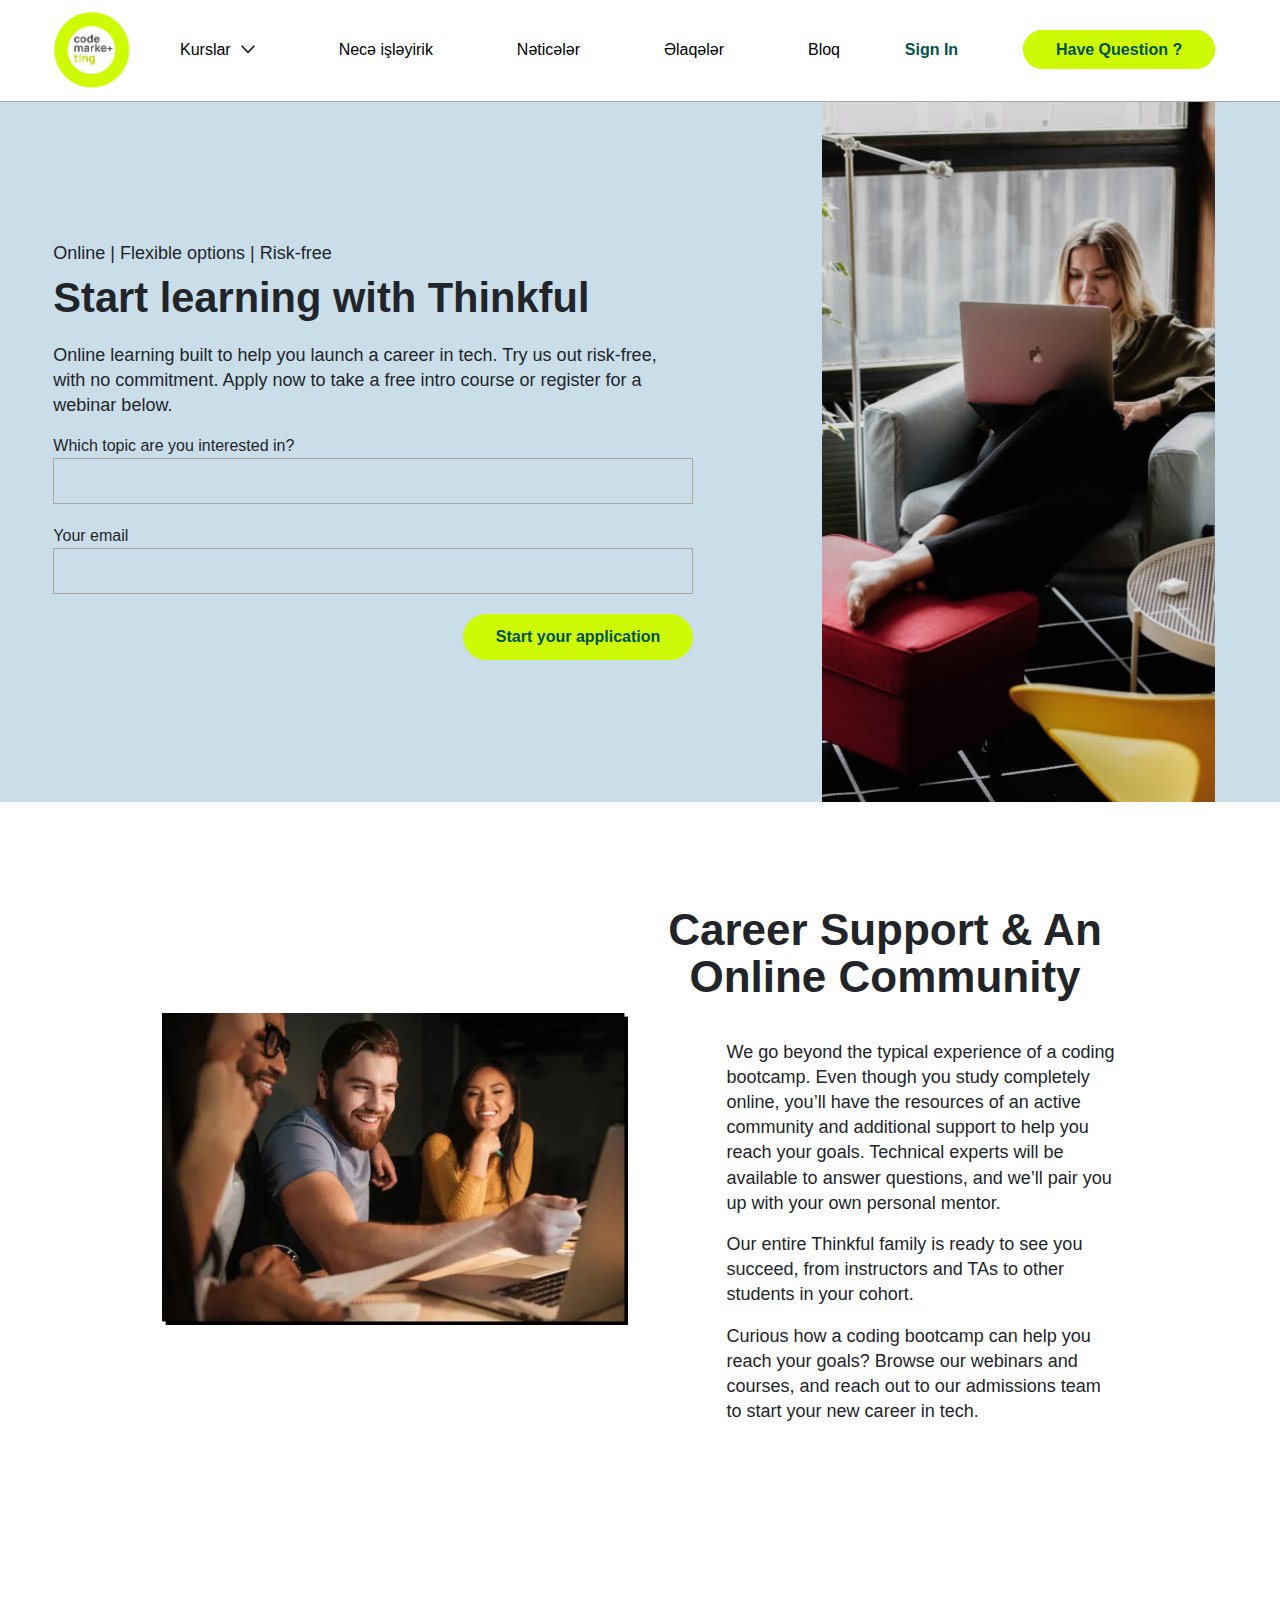
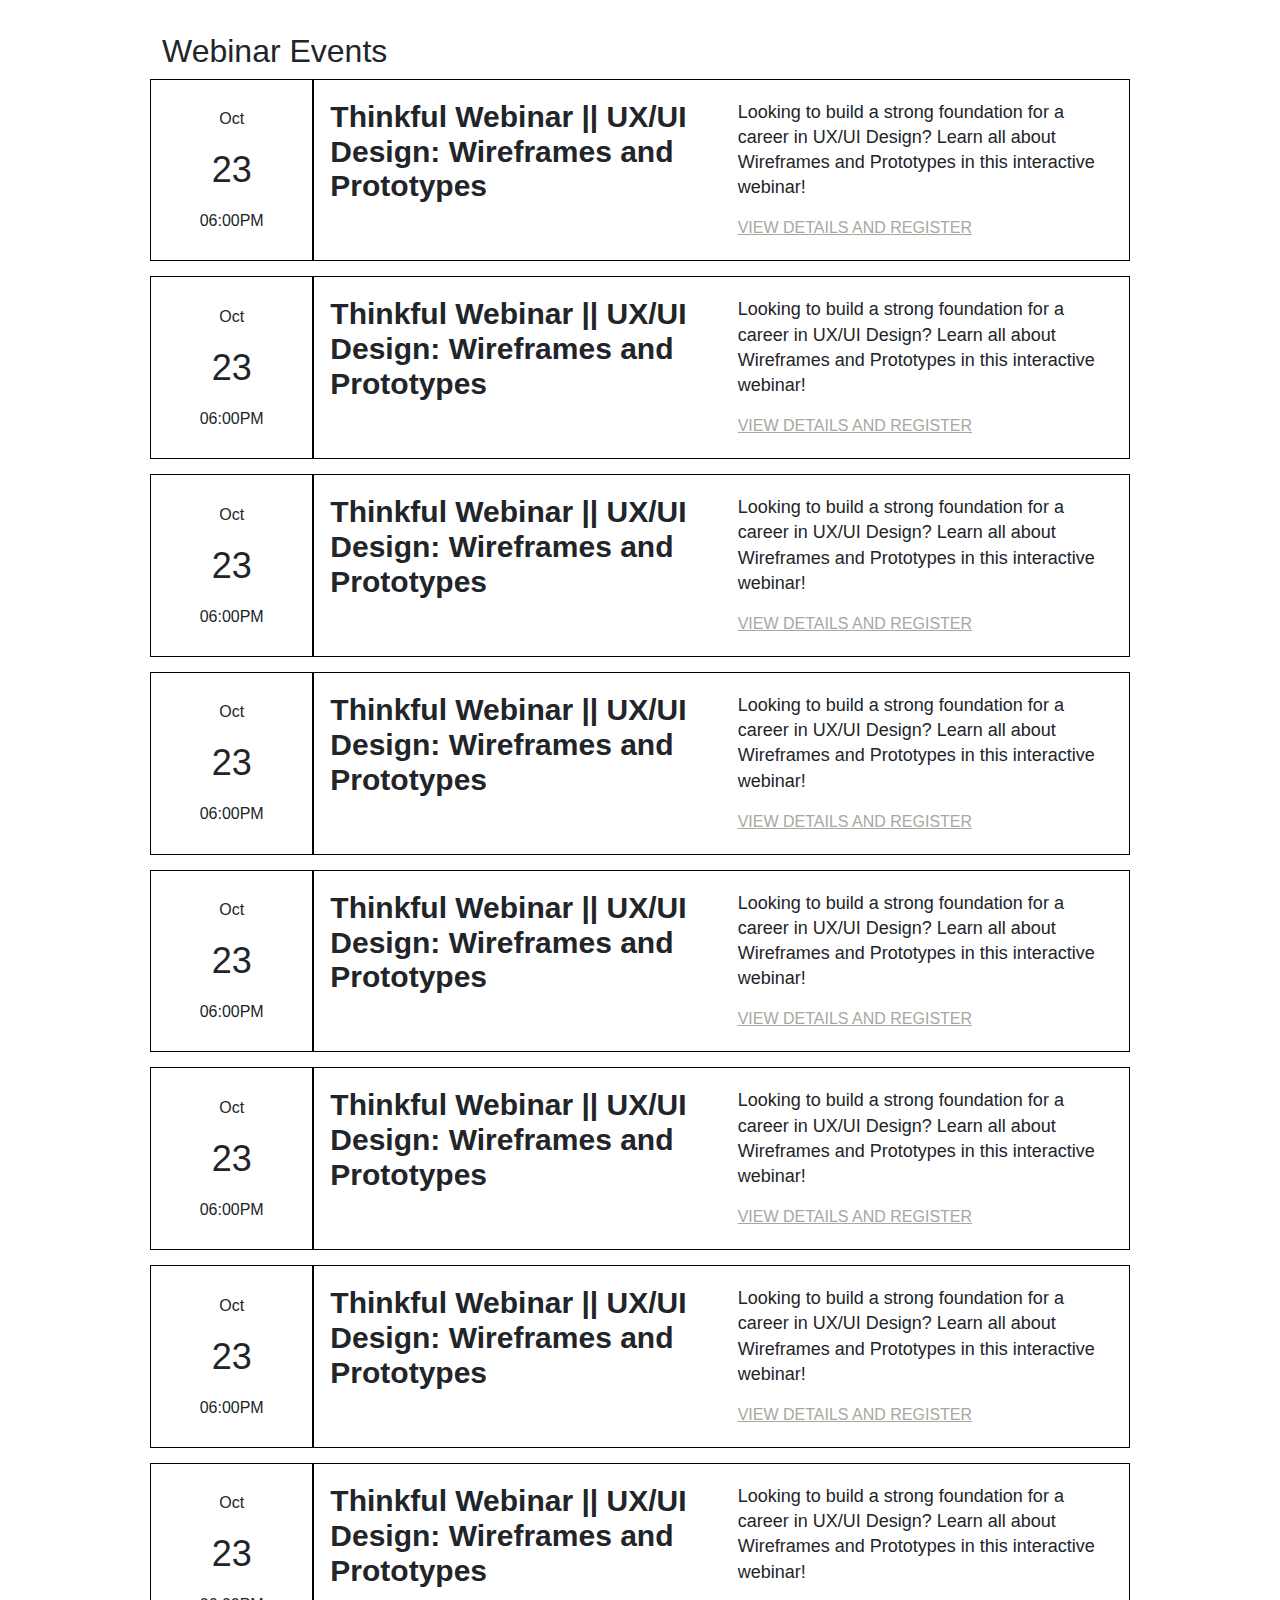
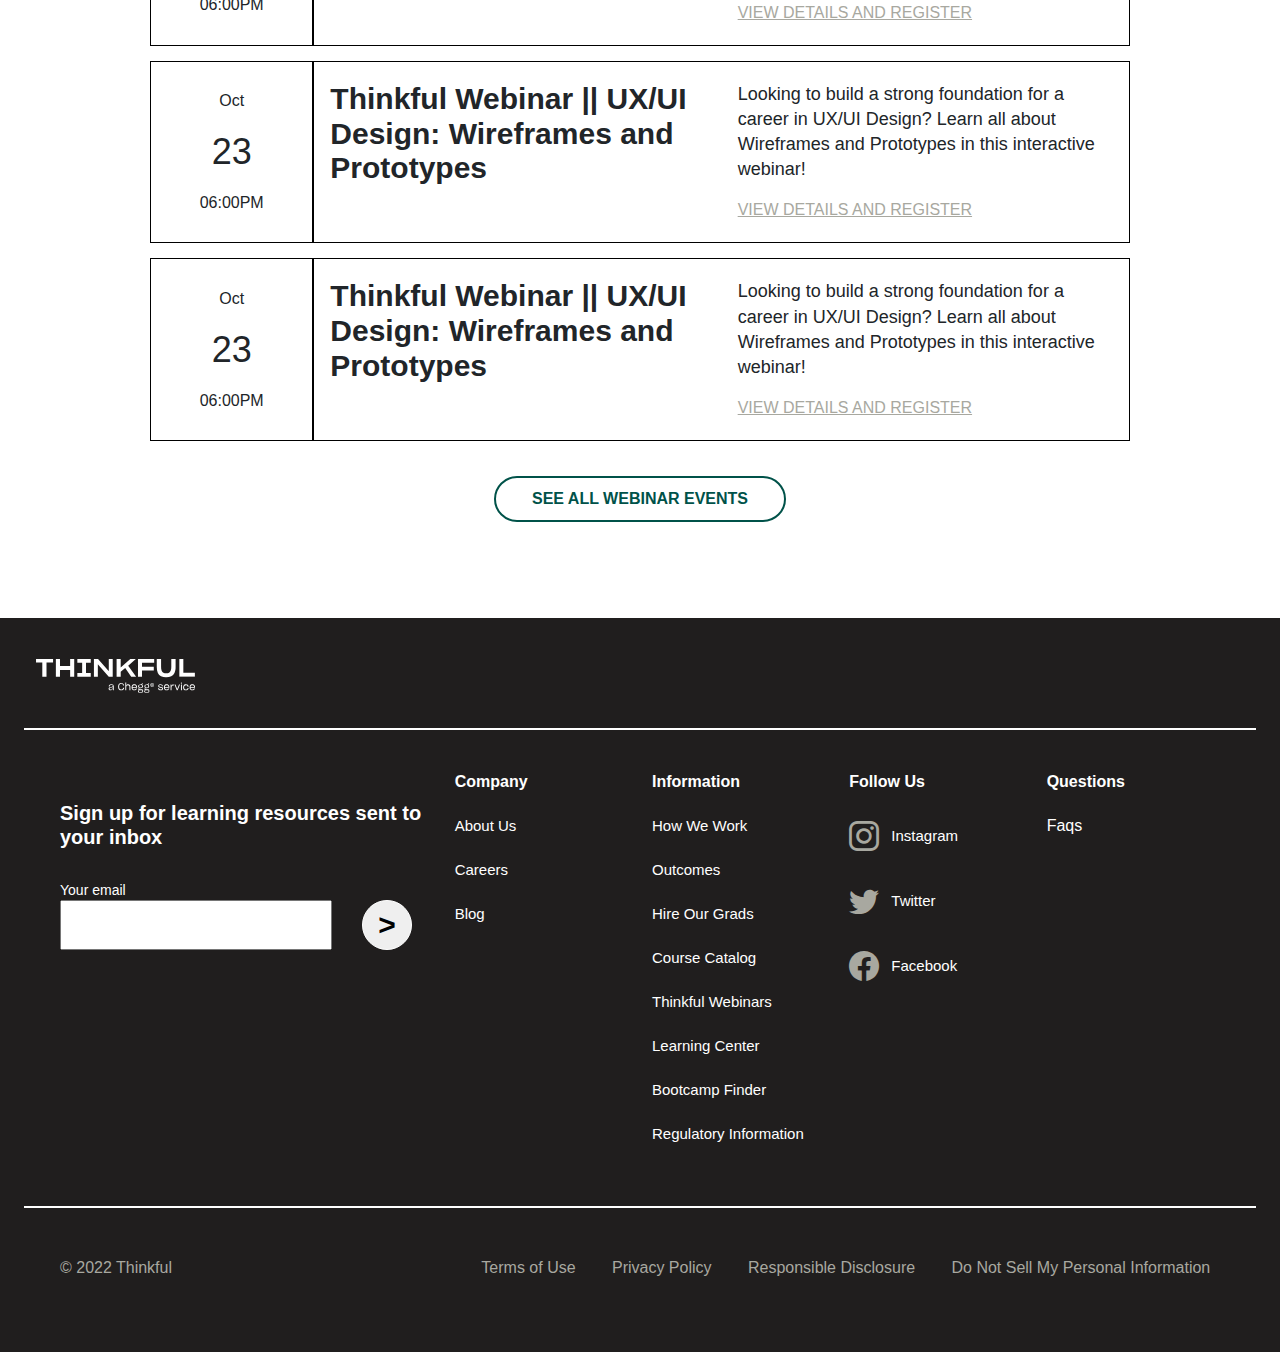
<file: public/learning-center.html>
<!DOCTYPE html>
<html lang="en">

<head>
    <meta charset="UTF-8">
    <meta http-equiv="X-UA-Compatible" content="IE=edge">
    <meta name="viewport" content="width=device-width, initial-scale=1.0">
    <link href="https://cdn.jsdelivr.net/npm/bootstrap@5.0.2/dist/css/bootstrap.min.css" rel="stylesheet">
    <link rel="stylesheet" href="../src/scss/style.css">
    <title>Learning Center</title>
</head>

<body>

    <nav>
        <div class="navigation">
            <div class="logo-area">
                <a href="">
                    <img src="../src/img/main/pngpng 1.png" alt="">
                </a>
            </div>

            <div class="nav-side">
                <ul>
                    <li class="for-click">
                        <a data-id="1" class="salam" href="javascript:void(0)">
                            Kurslar
                            <div class="arrow-nav">
                                <img src="../src/img/main/arrow.svg" alt="">
                            </div>
                        </a>
                        <ul class="sub-menu">
                            <li>
                                <a href="../public/courses.html">
                                    Software Engineering
                                </a>
                            </li>
                            <li>
                                <a href="">
                                    Data Science
                                </a>
                            </li>
                            <li>
                                <a href="">
                                    Data Analytics
                                </a>
                            </li>
                            <li>
                                <a href="">
                                    UX / UI Design
                                </a>
                            </li>
                            <li>
                                <a href="">
                                    Digital Marketing
                                </a>
                            </li>
                            <li>
                                <a href="">
                                    Technical Project Management
                                </a>
                            </li>
                        </ul>
                    </li>
                    <li>
                        <a href="../public/howework.html">
                            Necə işləyirik
                        </a>
                    </li>
                    <li>
                        <a href="../public/outcomes.html">
                            Nəticələr
                        </a>
                    </li>
                    <li class="for-click">
                        <a data-id="2" class="salam" href="./contact.html">
                            Əlaqələr
                        </a>
                    </li>
                    <li>
                        <a href="../public/blog.html">
                            Bloq
                        </a>
                    </li>
                </ul>
                <div class="button-area">
                    <div class="sign-in">
                        <a href="">Sign In</a>
                    </div>
                    <div class="have-question">
                        <a href="">
                            Have Question ?
                        </a>
                    </div>
                </div>
            </div>
            <div class="nav-phone">
                <i class="bi bi-list"></i>
            </div>
        </div>
        <div class="nav-phone-area">
            <!-- <ul>
                <li class="for-click-mob">
                    <a class="salam-mob" href="javascript:void(0)">
                        Kurslar
                        <div class="arrow-nav">
                            <img src="./src/img/main/arrow.svg" alt="">
                        </div>
                    </a>
                    <ul class="mob-sub-menu">
                        <li>
                            <a href="./public/courses.html">
                                Software Engineering
                            </a>
                        </li>
                        <li>
                            <a href="">
                                Data Science
                            </a>
                        </li>
                        <li>
                            <a href="">
                                Data Analytics
                            </a>
                        </li>
                        <li>
                            <a href="">
                                UX / UI Design
                            </a>
                        </li>
                        <li>
                            <a href="">
                                Digital Marketing
                            </a>
                        </li>
                        <li>
                            <a href="">
                                Technical Project Management
                            </a>
                        </li>
                    </ul>
                </li>
                <li>
                    <a href="./public/howework.html">
                        How We Work
                    </a>
                </li>
                <li>
                    <a href="./public/outcomes.html">
                        Outcomes
                    </a>
                </li>
                <li class="for-click-mob">
                    <a class="salam-mob" href="javascript:void(0)">
                        Communities
                        <div class="arrow-nav">
                            <img src="./src/img/main/arrow.svg" alt="">
                        </div>
                    </a>
                    <ul class="mob-sub-menu">
                        <li>
                            <a href="./public/courses.html">
                                Software Engineering
                            </a>
                        </li>
                        <li>
                            <a href="">
                                Data Science
                            </a>
                        </li>
                        <li>
                            <a href="">
                                Data Analytics
                            </a>
                        </li>
                        <li>
                            <a href="">
                                UX / UI Design
                            </a>
                        </li>
                        <li>
                            <a href="">
                                Digital Marketing
                            </a>
                        </li>
                        <li>
                            <a href="">
                                Technical Project Management
                            </a>
                        </li>
                    </ul>
                </li>
                <li>
                    <a href="./public/blog.html">
                        Blog
                    </a>
                </li>
            </ul> -->

            
            <details>
                <summary>Kurslar <img src="../src/img/main/arrow.svg" alt=""></summary>
                <div class="open-area">
                    <ul class="open-area-ul">
                        <li class="open-area-ul-li">
                            <a href="../public/courses.html">
                                Software Engineering
                            </a>
                        </li>
                        <li class="open-area-ul-li">
                            <a href="">
                                Data Science
                            </a>
                        </li>
                        <li class="open-area-ul-li">
                            <a href="">
                                Data Analytics
                            </a>
                        </li>
                        <li class="open-area-ul-li">
                            <a href="">
                                UX / UI Design
                            </a>
                        </li>
                        <li class="open-area-ul-li">
                            <a href="">
                                Digital Marketing
                            </a>
                        </li>
                        <li class="open-area-ul-li">
                            <a href="">
                                Technical Project Management
                            </a>
                        </li>
                    </ul>
                </div>
            </details>

            <a href="" class="for-main-a">
                How We Work
            </a>
            <a href="" class="for-main-a">
                Outcomes
            </a>
            <a href="./contact.html" class="for-main-a">
                Əlaqələr
            </a>
            
            <a href="" class="for-main-a">
                Blog
            </a>
            <a href="" class="for-main-a">
                Sign In
            </a>

            <div class="mobil-button-area">
                <a href="" class="have-question">
                    Have Question?
                </a>
            </div>

        </div>
    </nav>

    <main>
        <section id="one" class="for-background">
            <div class="container-fluid">
                <div class="row justify-content-center">
                    <div id="learning-center-for" class="col-12 col-md-6 first-left-side ">
                        <div class="col-12 col-md-12 first-side-up for-learning">
                            <h3>
                                Online | Flexible options | Risk-free
                            </h3>
                            <h1>
                                Start learning with Thinkful
                            </h1>
                            <p>
                                Online learning built to help you launch a career in tech. Try us out risk-free, with no
                                commitment. Apply now to take a free intro course or register for a webinar below.
                            </p>
                        </div>

                        <div class="first-side-down">
                            <form action="">
                                <div class="send-area">
                                    <div class="row">
                                        <div class="col-12 first-select">
                                            <label for="select-zone">
                                                Which topic are you interested in?
                                            </label>
                                            <select name="" id="select-zone">
                                                <option value="" disabled selected value></option>
                                                <option value="">Software Engineering</option>
                                                <option value="">Data Analytics</option>
                                                <option value="">UX/UI Design</option>
                                            </select>
                                        </div>
                                        <div class="col-12 email-side">
                                            <label for="">Your email</label>
                                            <input type="email">
                                        </div>
                                    </div>
                                    <div class="button-side">
                                        <button>Start your application</button>
                                    </div>
                                </div>
                            </form>
                        </div>
                    </div>
                    <div class="col-12 col-md-5 first-right-side">
                        <img src="../src/img/blog/hero_vb.jpg" alt="">
                    </div>
                </div>
            </div>
        </section>
        <section id="work-two" class="py-5 my-5">
            <div class="container">
                <div class="row">
                    <div id="learning-two" class="col-12 col-md-6 work-two-img">
                        <img src="../src/img/learningCenter/network-communities.webp" alt="">
                    </div>
                    <div id="learning-two-rigth" class="col-12 col-md-6 work-two-content">
                        <h2>Career Support & An Online Community </h2>
                        <p>
                            We go beyond the typical experience of a coding bootcamp. Even though you study completely
                            online, you’ll have the resources of an active community and additional support to help you
                            reach your goals. Technical experts will be available to answer questions, and we’ll pair
                            you up with your own personal mentor.
                        </p>
                        <p>
                            Our entire Thinkful family is ready to see you succeed, from instructors and TAs to other
                            students in your cohort.
                        </p>
                        <p>


                            Curious how a coding bootcamp can help you reach your goals? Browse our webinars and
                            courses, and reach out to our admissions team to start your new career in tech.
                        </p>
                    </div>
                </div>
            </div>
        </section>
        <section id="webinarsevent" class="py-5">
            <div class="container py-5">
                <div class="row for-first-row-learning">
                    <div class="col-12">
                        <h2>
                            Webinar Events
                        </h2>
                    </div>
                    <div class="col-12 webinars-card">
                        <div class="row">
                            <div class="col-12 col-md-2" style="padding: 0;">
                                <div class="card-left">
                                    <span class="first-span">Oct</span>
                                    <span class="second-span">23</span>
                                    <span class="first-span">06:00PM</span>
                                </div>
                            </div>
                            <div class="col-12 col-md-10" style="padding: 0;">
                                <div class="card-right">
                                    <div class="card-right-first">
                                        <h3>
                                            Thinkful Webinar || UX/UI Design: Wireframes and Prototypes
                                        </h3>
                                    </div>
                                    <div class="card-right-second">
                                        <p>
                                            Looking to build a strong foundation for a career in UX/UI Design? Learn all
                                            about Wireframes and Prototypes in this interactive webinar!
                                        </p>
                                        <a href="">
                                            VIEW DETAILS AND REGISTER
                                        </a>
                                    </div>
                                </div>
                            </div>
                        </div>
                    </div>
                    <div class="col-12 webinars-card">
                        <div class="row">
                            <div class="col-12 col-md-2" style="padding: 0;">
                                <div class="card-left">
                                    <span class="first-span">Oct</span>
                                    <span class="second-span">23</span>
                                    <span class="first-span">06:00PM</span>
                                </div>
                            </div>
                            <div class="col-12 col-md-10" style="padding: 0;">
                                <div class="card-right">
                                    <div class="card-right-first">
                                        <h3>
                                            Thinkful Webinar || UX/UI Design: Wireframes and Prototypes
                                        </h3>
                                    </div>
                                    <div class="card-right-second">
                                        <p>
                                            Looking to build a strong foundation for a career in UX/UI Design? Learn all
                                            about Wireframes and Prototypes in this interactive webinar!
                                        </p>
                                        <a href="">
                                            VIEW DETAILS AND REGISTER
                                        </a>
                                    </div>
                                </div>
                            </div>
                        </div>
                    </div>
                    <div class="col-12 webinars-card">
                        <div class="row">
                            <div class="col-12 col-md-2" style="padding: 0;">
                                <div class="card-left">
                                    <span class="first-span">Oct</span>
                                    <span class="second-span">23</span>
                                    <span class="first-span">06:00PM</span>
                                </div>
                            </div>
                            <div class="col-12 col-md-10" style="padding: 0;">
                                <div class="card-right">
                                    <div class="card-right-first">
                                        <h3>
                                            Thinkful Webinar || UX/UI Design: Wireframes and Prototypes
                                        </h3>
                                    </div>
                                    <div class="card-right-second">
                                        <p>
                                            Looking to build a strong foundation for a career in UX/UI Design? Learn all
                                            about Wireframes and Prototypes in this interactive webinar!
                                        </p>
                                        <a href="">
                                            VIEW DETAILS AND REGISTER
                                        </a>
                                    </div>
                                </div>
                            </div>
                        </div>
                    </div>
                    <div class="col-12 webinars-card">
                        <div class="row">
                            <div class="col-12 col-md-2" style="padding: 0;">
                                <div class="card-left">
                                    <span class="first-span">Oct</span>
                                    <span class="second-span">23</span>
                                    <span class="first-span">06:00PM</span>
                                </div>
                            </div>
                            <div class="col-12 col-md-10" style="padding: 0;">
                                <div class="card-right">
                                    <div class="card-right-first">
                                        <h3>
                                            Thinkful Webinar || UX/UI Design: Wireframes and Prototypes
                                        </h3>
                                    </div>
                                    <div class="card-right-second">
                                        <p>
                                            Looking to build a strong foundation for a career in UX/UI Design? Learn all
                                            about Wireframes and Prototypes in this interactive webinar!
                                        </p>
                                        <a href="">
                                            VIEW DETAILS AND REGISTER
                                        </a>
                                    </div>
                                </div>
                            </div>
                        </div>
                    </div>
                    <div class="col-12 webinars-card">
                        <div class="row">
                            <div class="col-12 col-md-2" style="padding: 0;">
                                <div class="card-left">
                                    <span class="first-span">Oct</span>
                                    <span class="second-span">23</span>
                                    <span class="first-span">06:00PM</span>
                                </div>
                            </div>
                            <div class="col-12 col-md-10" style="padding: 0;">
                                <div class="card-right">
                                    <div class="card-right-first">
                                        <h3>
                                            Thinkful Webinar || UX/UI Design: Wireframes and Prototypes
                                        </h3>
                                    </div>
                                    <div class="card-right-second">
                                        <p>
                                            Looking to build a strong foundation for a career in UX/UI Design? Learn all
                                            about Wireframes and Prototypes in this interactive webinar!
                                        </p>
                                        <a href="">
                                            VIEW DETAILS AND REGISTER
                                        </a>
                                    </div>
                                </div>
                            </div>
                        </div>
                    </div>
                    <div class="col-12 webinars-card">
                        <div class="row">
                            <div class="col-12 col-md-2" style="padding: 0;">
                                <div class="card-left">
                                    <span class="first-span">Oct</span>
                                    <span class="second-span">23</span>
                                    <span class="first-span">06:00PM</span>
                                </div>
                            </div>
                            <div class="col-12 col-md-10" style="padding: 0;">
                                <div class="card-right">
                                    <div class="card-right-first">
                                        <h3>
                                            Thinkful Webinar || UX/UI Design: Wireframes and Prototypes
                                        </h3>
                                    </div>
                                    <div class="card-right-second">
                                        <p>
                                            Looking to build a strong foundation for a career in UX/UI Design? Learn all
                                            about Wireframes and Prototypes in this interactive webinar!
                                        </p>
                                        <a href="">
                                            VIEW DETAILS AND REGISTER
                                        </a>
                                    </div>
                                </div>
                            </div>
                        </div>
                    </div>
                    <div class="col-12 webinars-card">
                        <div class="row">
                            <div class="col-12 col-md-2" style="padding: 0;">
                                <div class="card-left">
                                    <span class="first-span">Oct</span>
                                    <span class="second-span">23</span>
                                    <span class="first-span">06:00PM</span>
                                </div>
                            </div>
                            <div class="col-12 col-md-10" style="padding: 0;">
                                <div class="card-right">
                                    <div class="card-right-first">
                                        <h3>
                                            Thinkful Webinar || UX/UI Design: Wireframes and Prototypes
                                        </h3>
                                    </div>
                                    <div class="card-right-second">
                                        <p>
                                            Looking to build a strong foundation for a career in UX/UI Design? Learn all
                                            about Wireframes and Prototypes in this interactive webinar!
                                        </p>
                                        <a href="">
                                            VIEW DETAILS AND REGISTER
                                        </a>
                                    </div>
                                </div>
                            </div>
                        </div>
                    </div>
                    <div class="col-12 webinars-card">
                        <div class="row">
                            <div class="col-12 col-md-2" style="padding: 0;">
                                <div class="card-left">
                                    <span class="first-span">Oct</span>
                                    <span class="second-span">23</span>
                                    <span class="first-span">06:00PM</span>
                                </div>
                            </div>
                            <div class="col-12 col-md-10" style="padding: 0;">
                                <div class="card-right">
                                    <div class="card-right-first">
                                        <h3>
                                            Thinkful Webinar || UX/UI Design: Wireframes and Prototypes
                                        </h3>
                                    </div>
                                    <div class="card-right-second">
                                        <p>
                                            Looking to build a strong foundation for a career in UX/UI Design? Learn all
                                            about Wireframes and Prototypes in this interactive webinar!
                                        </p>
                                        <a href="">
                                            VIEW DETAILS AND REGISTER
                                        </a>
                                    </div>
                                </div>
                            </div>
                        </div>
                    </div>
                    <div class="col-12 webinars-card">
                        <div class="row">
                            <div class="col-12 col-md-2" style="padding: 0;">
                                <div class="card-left">
                                    <span class="first-span">Oct</span>
                                    <span class="second-span">23</span>
                                    <span class="first-span">06:00PM</span>
                                </div>
                            </div>
                            <div class="col-12 col-md-10" style="padding: 0;">
                                <div class="card-right">
                                    <div class="card-right-first">
                                        <h3>
                                            Thinkful Webinar || UX/UI Design: Wireframes and Prototypes
                                        </h3>
                                    </div>
                                    <div class="card-right-second">
                                        <p>
                                            Looking to build a strong foundation for a career in UX/UI Design? Learn all
                                            about Wireframes and Prototypes in this interactive webinar!
                                        </p>
                                        <a href="">
                                            VIEW DETAILS AND REGISTER
                                        </a>
                                    </div>
                                </div>
                            </div>
                        </div>
                    </div>
                    <div class="col-12 webinars-card">
                        <div class="row">
                            <div class="col-12 col-md-2" style="padding: 0;">
                                <div class="card-left">
                                    <span class="first-span">Oct</span>
                                    <span class="second-span">23</span>
                                    <span class="first-span">06:00PM</span>
                                </div>
                            </div>
                            <div class="col-12 col-md-10" style="padding: 0;">
                                <div class="card-right">
                                    <div class="card-right-first">
                                        <h3>
                                            Thinkful Webinar || UX/UI Design: Wireframes and Prototypes
                                        </h3>
                                    </div>
                                    <div class="card-right-second">
                                        <p>
                                            Looking to build a strong foundation for a career in UX/UI Design? Learn all
                                            about Wireframes and Prototypes in this interactive webinar!
                                        </p>
                                        <a href="">
                                            VIEW DETAILS AND REGISTER
                                        </a>
                                    </div>
                                </div>
                            </div>
                        </div>
                    </div>
                    <div class="col-12 addtion-button">
                        <a href="">
                            SEE ALL WEBINAR EVENTS
                        </a>
                    </div>
                </div>
            </div>
        </section>
    </main>

    <footer>
        <div class="container-fluid">
            <div class="row">
                <div class="col-12 footer-up-side my-3">
                    <img src="../src/img/main/footer-img.svg" alt="">
                </div>

                <div class="col-12 footer-middle pb-3">
                    <div class="row">
                        <div class="col-12 col-md-4">
                            <form action="">
                                <div class="footer-write-side">
                                    <p>
                                        Sign up for learning resources sent to your inbox
                                    </p>
                                </div>
                                <div class="footer-input">
                                    <div class="footer-email-side">
                                        <label for="">
                                            Your email
                                        </label>
                                        <input type="email">
                                    </div>
                                    <div class="footer-button-side">
                                        <button>
                                            >
                                        </button>
                                    </div>
                                </div>

                            </form>
                        </div>
                        <div class="col-12 col-md-2">
                            <ul>
                                <li class="font-weight-area">Company</li>
                                <li>
                                    <a href="../public/aboutUs.html">
                                        About Us
                                    </a>
                                </li>
                                <li>
                                    <a href="">
                                        Careers
                                    </a>
                                </li>
                                <li>
                                    <a href="">
                                        Blog
                                    </a>
                                </li>
                            </ul>
                        </div>
                        <div class="col-12 col-md-2">
                            <ul>
                                <li class="font-weight-area">
                                    Information
                                </li>
                                <li>
                                    <a href="../public/howework.html">
                                        How We Work
                                    </a>
                                </li>
                                <li>
                                    <a href="">
                                        Outcomes
                                    </a>
                                </li>
                                <li>
                                    <a href="../public/hireOfGuards.html">
                                        Hire Our Grads
                                    </a>
                                </li>
                                <li>
                                    <a href="">
                                        Course Catalog
                                    </a>
                                </li>
                                <li>
                                    <a href="../public/webinars.html">
                                        Thinkful Webinars
                                    </a>
                                </li>
                                <li>
                                    <a href="../public/learning-center.html">
                                        Learning Center
                                    </a>
                                </li>
                                <li>
                                    <a href="">
                                        Bootcamp Finder
                                    </a>
                                </li>
                                <li>
                                    <a href="">
                                        Regulatory Information
                                    </a>
                                </li>
                            </ul>
                        </div>
                        <div class="col-12 col-md-2">
                            <ul class="footer-social-medias">
                                <li class="font-weight-area">Follow Us</li>
                                <li class="footer-social-media">
                                    <a href="">
                                        <i class="bi bi-instagram"></i>
                                        Instagram
                                    </a>
                                </li>
                                <li class="footer-social-media">
                                    <a href="">
                                        <i class="bi bi-twitter"></i>
                                        Twitter
                                    </a>
                                </li>
                                <li class="footer-social-media">
                                    <a href="">
                                        <i class="bi bi-facebook"></i>
                                        Facebook
                                    </a>
                                </li>
                            </ul>
                        </div>
                        <div class="col-12 col-md-2">
                            <ul>
                                <li class="font-weight-area">Questions</li>
                                <li>
                                    Faqs
                                </li>
                            </ul>
                        </div>
                    </div>

                </div>

                <div class="col-12 my-4">
                    <div class="row">
                        <div class="col-12 col-md-4 footer-down-left">
                            <p>
                                © 2022 Thinkful
                            </p>
                        </div>
                        <div class="col-12 col-md-8 footer-down-right">

                            <a href="">
                                Terms of Use
                            </a>


                            <a href="">
                                Privacy Policy
                            </a>


                            <a href="">
                                Responsible Disclosure
                            </a>


                            <a href="">
                                Do Not Sell My Personal Information
                            </a>

                        </div>
                    </div>
                </div>

            </div>
        </div>
    </footer>
    <script src="../src/js/WeWork.js"></script>
    <script src="https://code.jquery.com/jquery-3.6.1.min.js"></script>
    <script src="../src/js/nav.js"></script>
    <script src="../src/js/forMobileNav.js"></script>
</body>

</html>
</file>
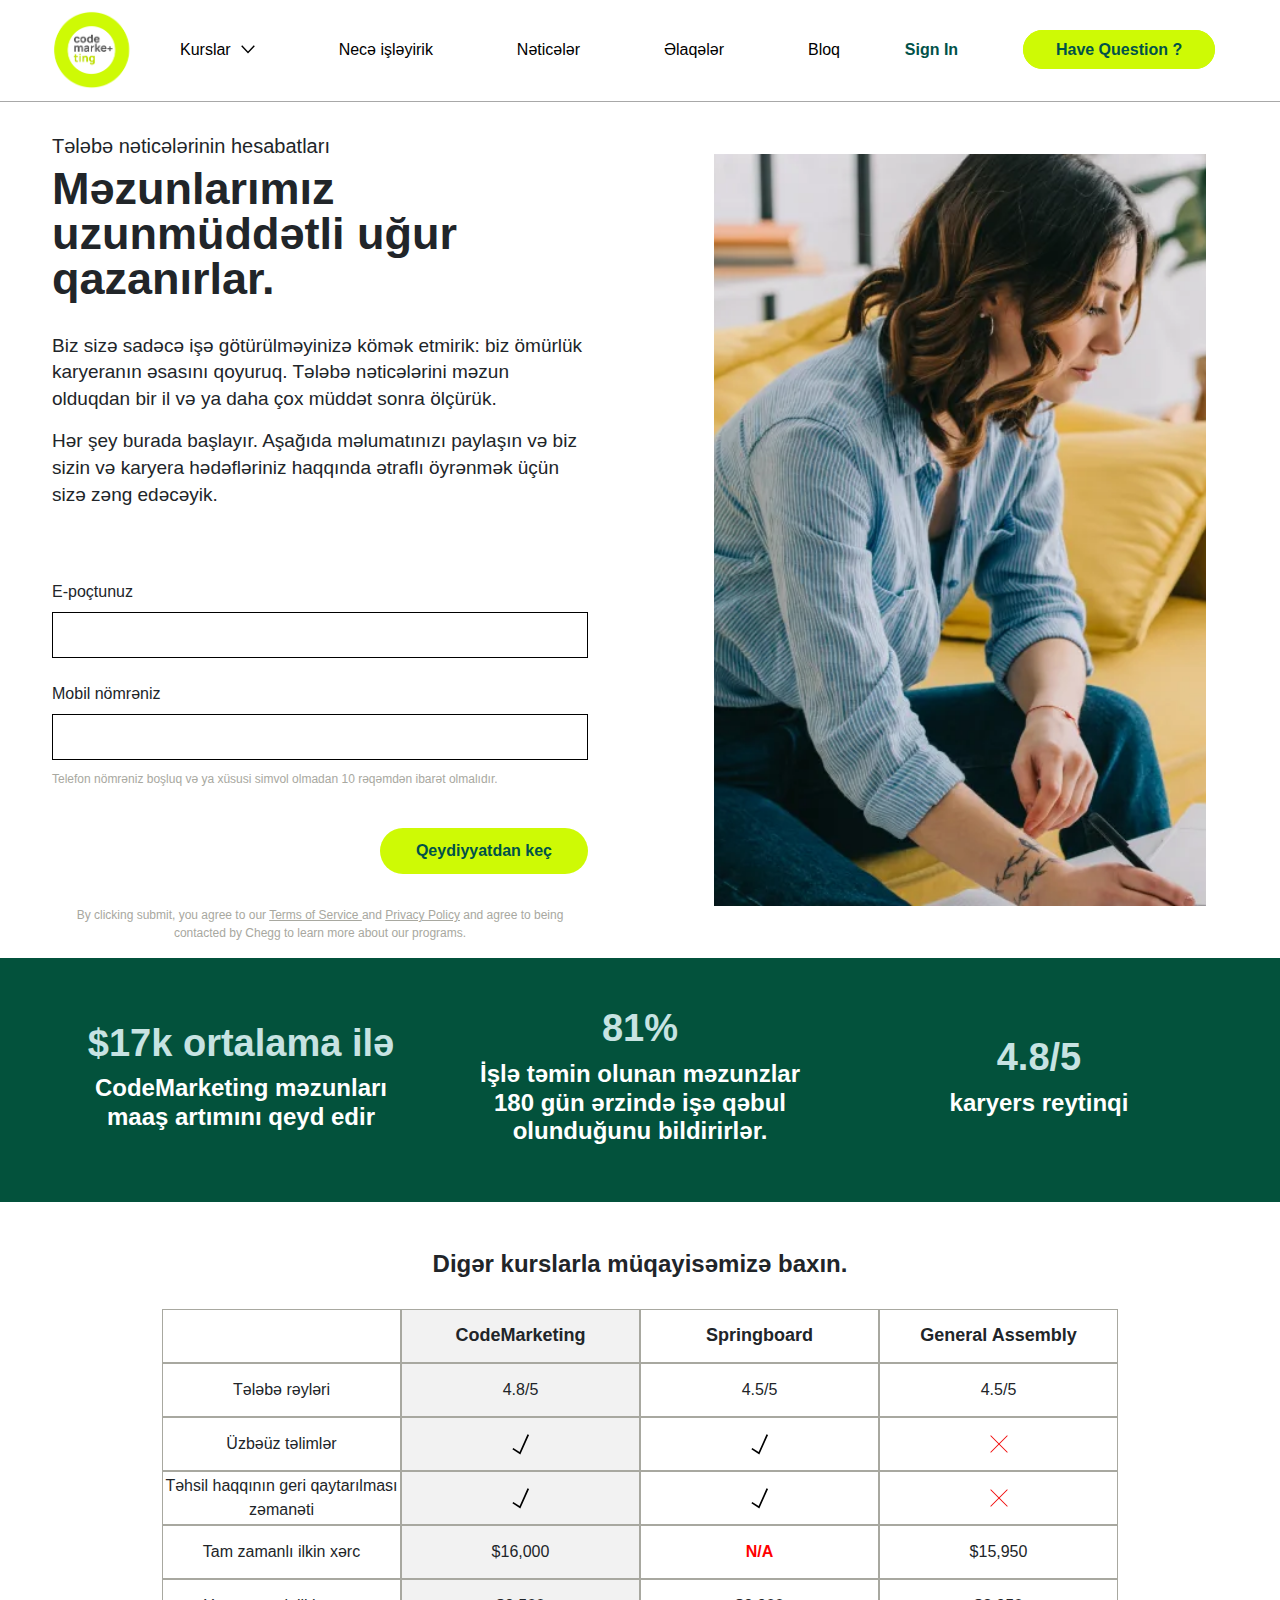
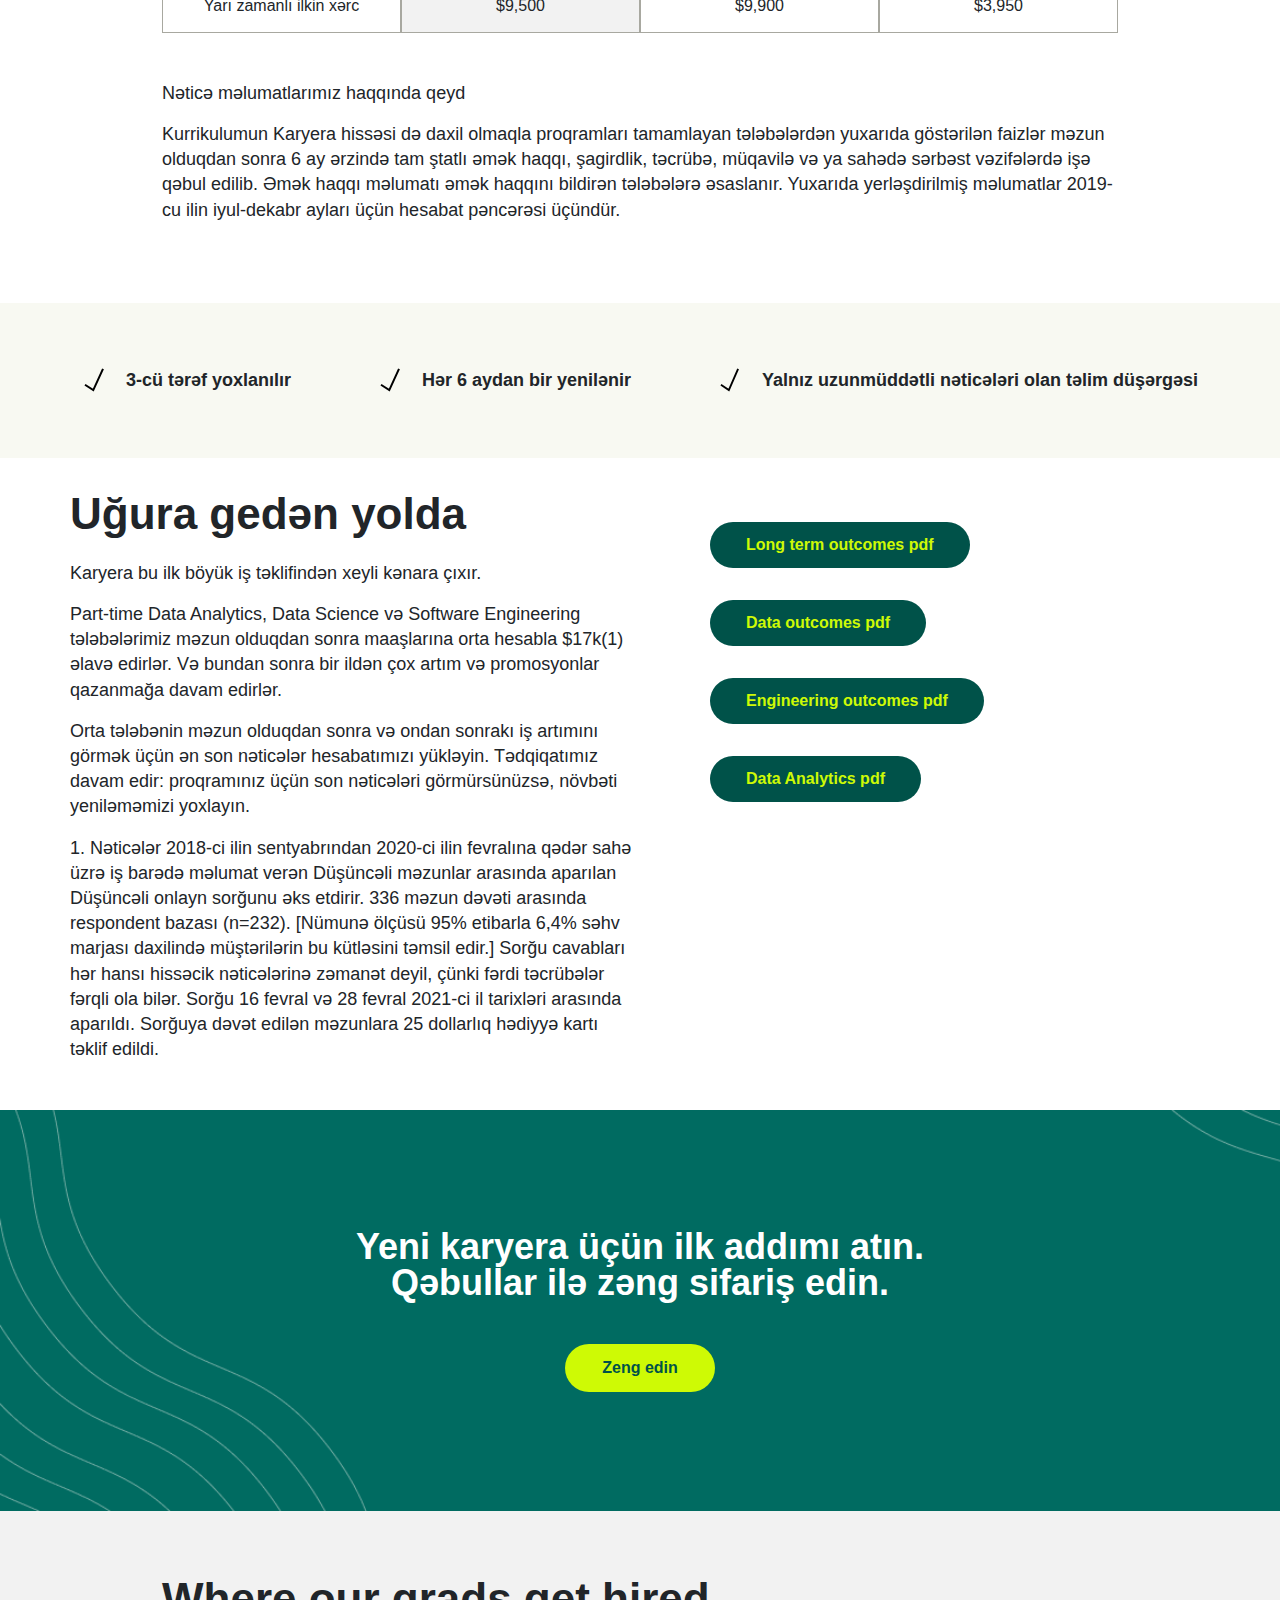
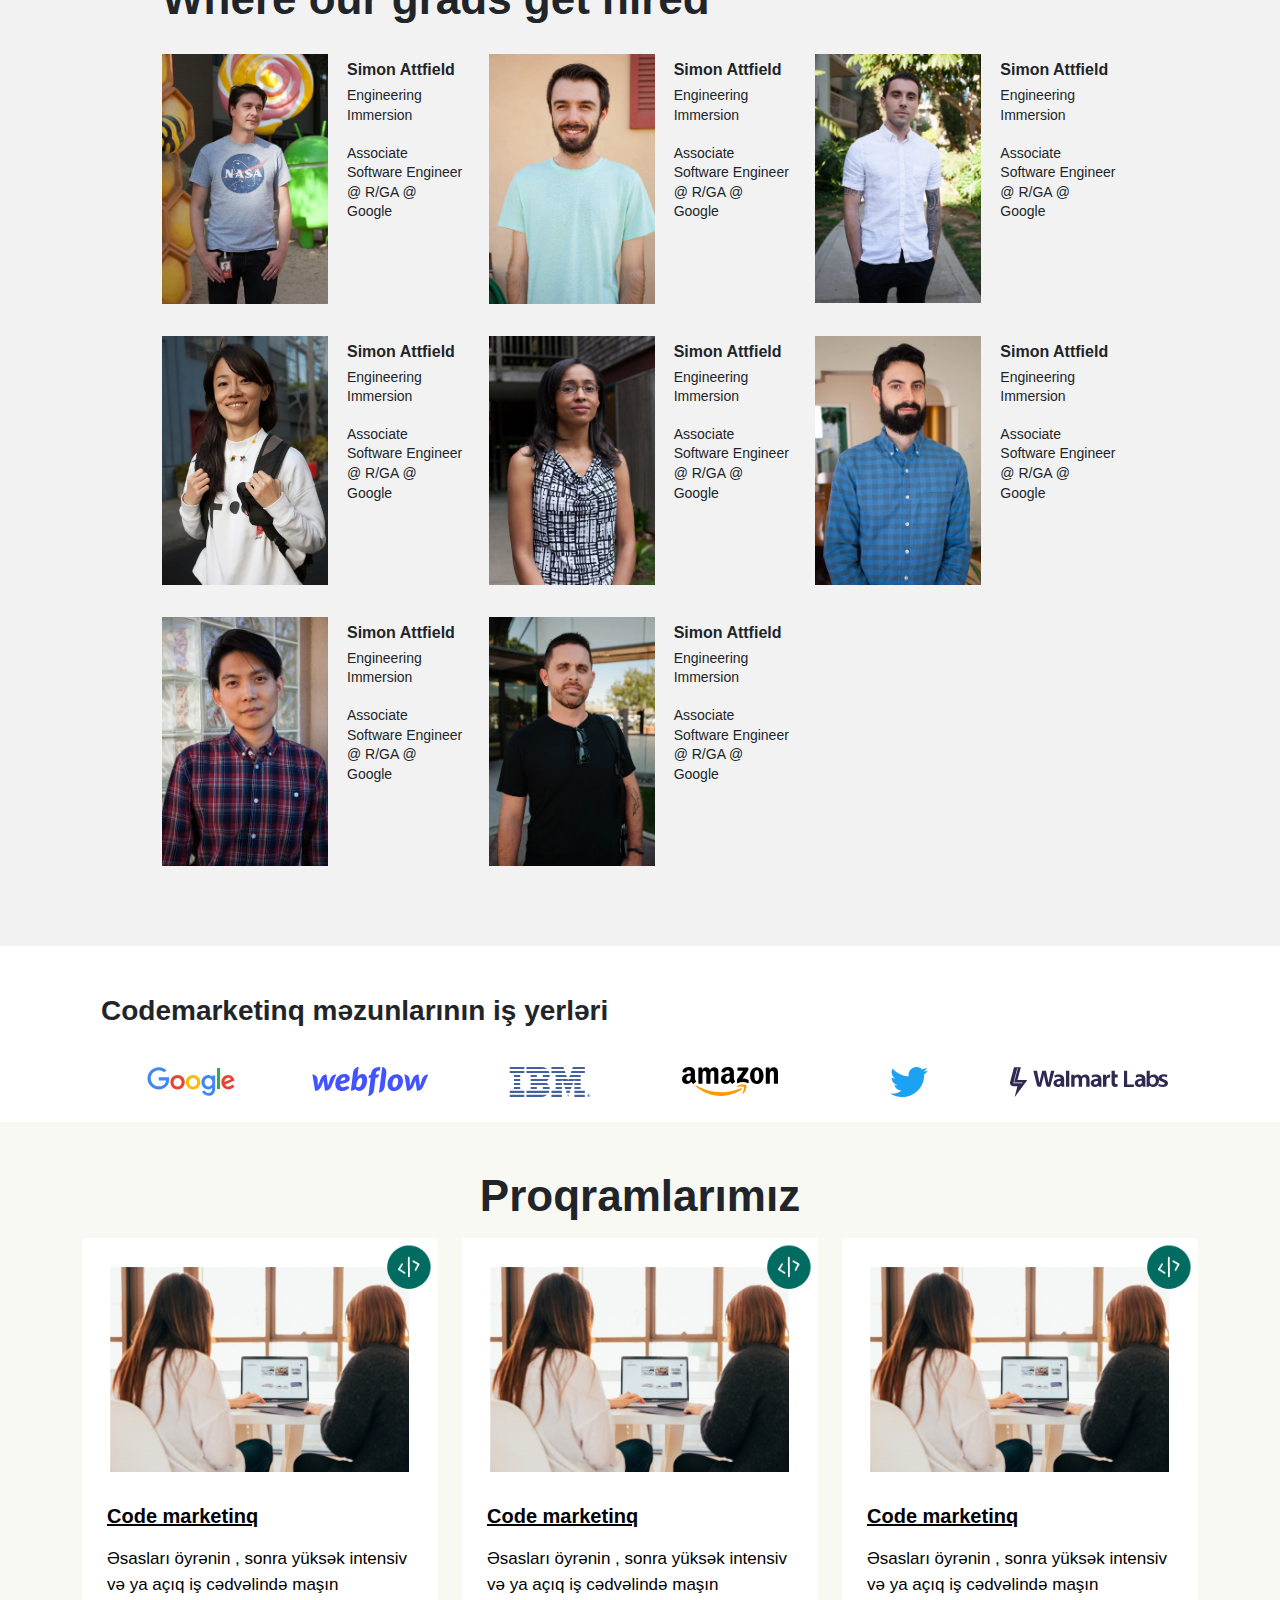
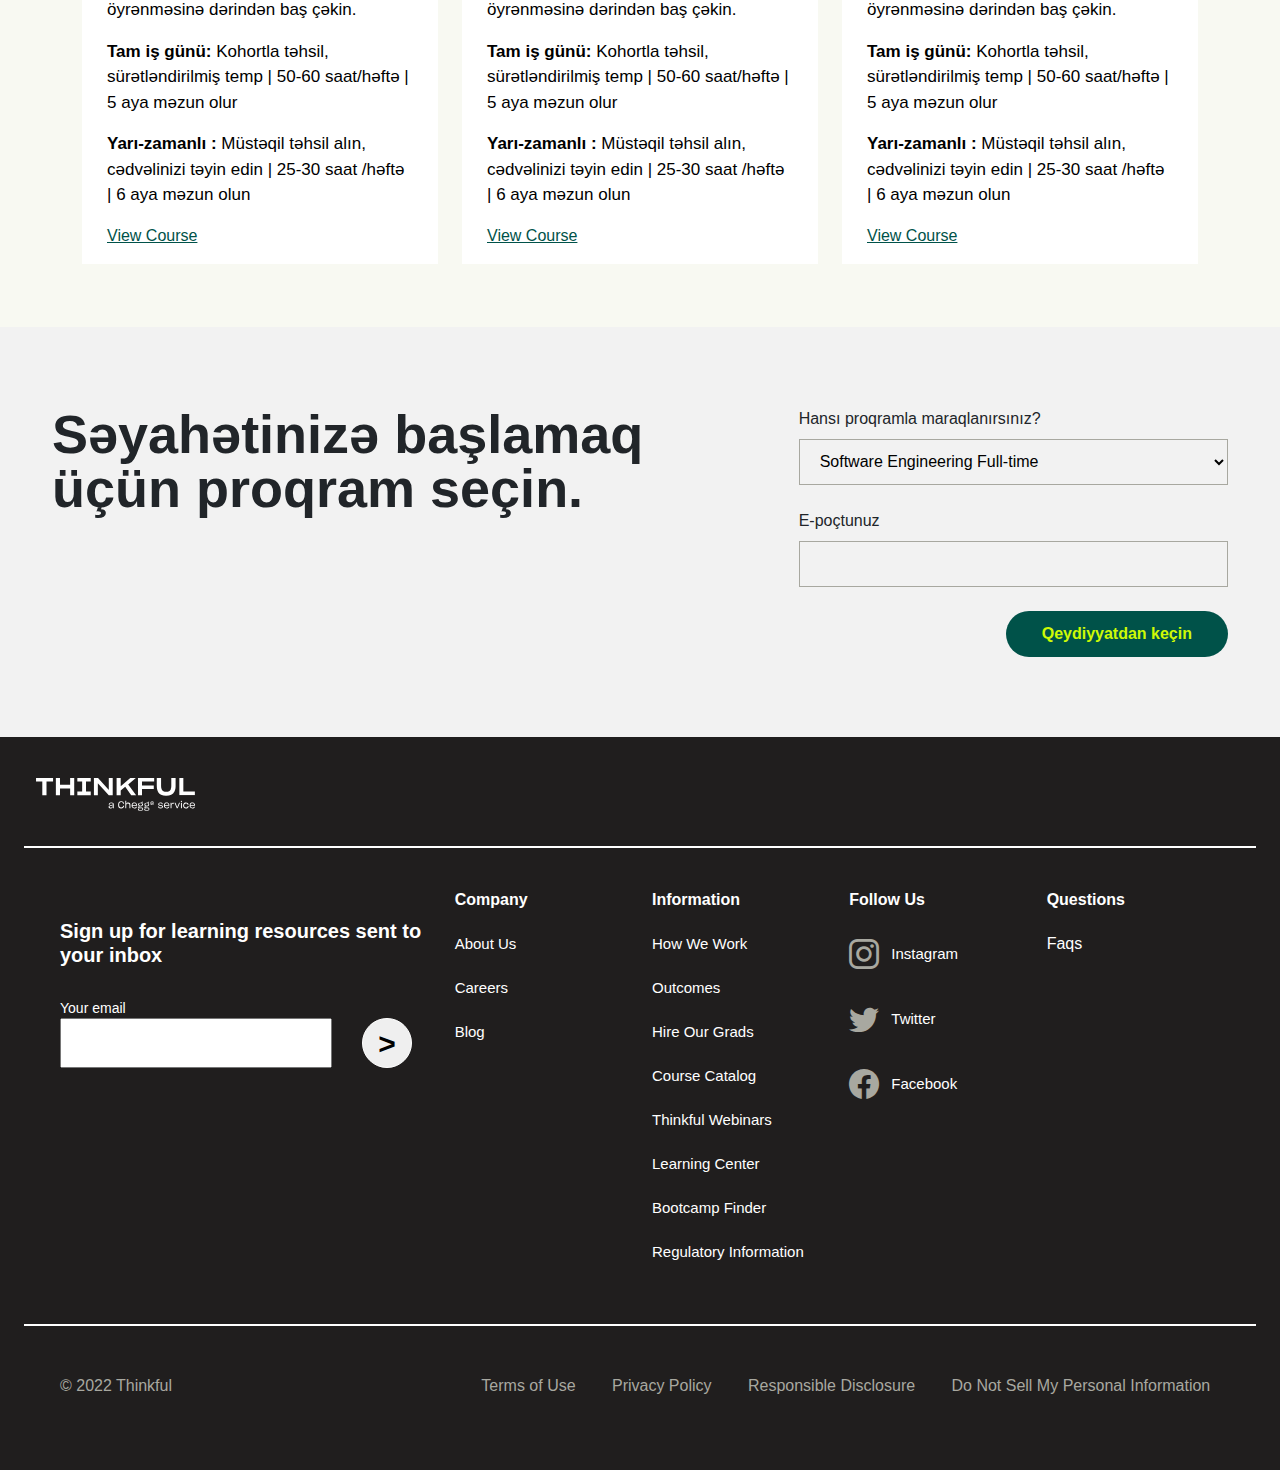
<file: public/outcomes.html>
<!DOCTYPE html>
<html lang="en">

<head>
    <meta charset="UTF-8">
    <meta http-equiv="X-UA-Compatible" content="IE=edge">
    <meta name="viewport" content="width=device-width, initial-scale=1.0">
    <link href="https://cdn.jsdelivr.net/npm/bootstrap@5.0.2/dist/css/bootstrap.min.css" rel="stylesheet">
    <link rel="stylesheet" href="../src/owl-folder/owl.carousel.min.css">
    <link rel="stylesheet" href="../src/owl-folder/owl.theme.default.min.css">
    <link rel="stylesheet" href="../src/scss/style.css">
    <title>Out Comes</title>
</head>

<body>

    <nav>
        <div class="navigation">
            <div class="logo-area">
                <a href="">
                    <img src="../src/img/main/pngpng 1.png" alt="">
                </a>
            </div>

            <div class="nav-side">
                <ul>
                    <li class="for-click">
                        <a data-id="1" class="salam" href="javascript:void(0)">
                            Kurslar
                            <div class="arrow-nav">
                                <img src="../src/img/main/arrow.svg" alt="">
                            </div>
                        </a>
                        <ul class="sub-menu">
                            <li>
                                <a href="../public/courses.html">
                                    Software Engineering
                                </a>
                            </li>
                            <li>
                                <a href="">
                                    Data Science
                                </a>
                            </li>
                            <li>
                                <a href="">
                                    Data Analytics
                                </a>
                            </li>
                            <li>
                                <a href="">
                                    UX / UI Design
                                </a>
                            </li>
                            <li>
                                <a href="">
                                    Digital Marketing
                                </a>
                            </li>
                            <li>
                                <a href="">
                                    Technical Project Management
                                </a>
                            </li>
                        </ul>
                    </li>
                    <li>
                        <a href="../public/howework.html">
                            Necə işləyirik
                        </a>
                    </li>
                    <li>
                        <a href="../public/outcomes.html">
                            Nəticələr
                        </a>
                    </li>
                    <li class="for-click">
                        <a data-id="2" class="salam" href="./contact.html">
                            Əlaqələr
                            
                        </a>
                    </li>
                    <li>
                        <a href="../public/blog.html">
                            Bloq
                        </a>
                    </li>
                </ul>
                <div class="button-area">
                    <div class="sign-in">
                        <a href="">Sign In</a>
                    </div>
                    <div class="have-question">
                        <a href="">
                            Have Question ?
                        </a>
                    </div>
                </div>
            </div>
            <div class="nav-phone">
                <i class="bi bi-list"></i>
            </div>
        </div>
        <div class="nav-phone-area">
            <details>
                <summary>Kurslar <img src="../src/img/main/arrow.svg" alt=""></summary>
                <div class="open-area">
                    <ul class="open-area-ul">
                        <li class="open-area-ul-li">
                            <a href="../public/courses.html">
                                Software Engineering
                            </a>
                        </li>
                        <li class="open-area-ul-li">
                            <a href="">
                                Data Science
                            </a>
                        </li>
                        <li class="open-area-ul-li">
                            <a href="">
                                Data Analytics
                            </a>
                        </li>
                        <li class="open-area-ul-li">
                            <a href="">
                                UX / UI Design
                            </a>
                        </li>
                        <li class="open-area-ul-li">
                            <a href="">
                                Digital Marketing
                            </a>
                        </li>
                        <li class="open-area-ul-li">
                            <a href="">
                                Technical Project Management
                            </a>
                        </li>
                    </ul>
                </div>
            </details>

            <a href="" class="for-main-a">
                How We Work
            </a>
            <a href="" class="for-main-a">
                Outcomes
            </a>
            <a href="./contact.html" class="for-main-a">
                Əlaqələr
            </a>

            <a href="" class="for-main-a">
                Blog
            </a>
            <a href="" class="for-main-a">
                Sign In
            </a>

            <div class="mobil-button-area">
                <a href="" class="have-question">
                    Have Question?
                </a>
            </div>

        </div>
    </nav>
   

    <main>
        <section id="outcomes-one">
            <div class="container-fluid">
                <div class="row p-0">
                    <div class="col-12 col-md-6">
                        <div class="one-left">
                            <div class="one-left-up">
                                <h3>
                                    Tələbə nəticələrinin hesabatları
                                </h3>
                                <h1>
                                    Məzunlarımız uzunmüddətli uğur qazanırlar.
                                </h1>
                            </div>
                            <div class="one-left-middle">
                                <p>
                                    Biz sizə sadəcə işə götürülməyinizə kömək etmirik: biz ömürlük karyeranın əsasını
                                    qoyuruq. Tələbə nəticələrini məzun olduqdan bir il və ya daha çox müddət sonra
                                    ölçürük.
                                </p>
                                <p>
                                    Hər şey burada başlayır. Aşağıda məlumatınızı paylaşın və biz sizin və karyera
                                    hədəfləriniz haqqında ətraflı öyrənmək üçün sizə zəng edəcəyik.
                                </p>
                                <br>
                            </div>
                            <div class="one-left-down">
                                <div class="inputs-left-up">
                                    <form action="">
                                        <div class="inputs-area">
                                            <div class="input-side">
                                                <label for="email">E-poçtunuz</label>
                                                <input type="email" name="email" id="email">
                                            </div>
                                            <div class="input-side">
                                                <label for="tel">Mobil nömrəniz</label>
                                                <input type="tel" name="tel" id="tel">
                                                <p>
                                                    Telefon nömrəniz boşluq və ya xüsusi simvol olmadan 10 rəqəmdən
                                                    ibarət olmalıdır.
                                                </p>
                                            </div>
                                            <div class="input-button-side">
                                                <button>
                                                    Qeydiyyatdan keç
                                                </button>
                                            </div>
                                        </div>
                                    </form>
                                </div>
                                <div class="inputs-right-down">
                                    <p>
                                        <span>By clicking submit, you agree to our </span>
                                        <a href="https://www.thinkful.com/terms-of-service/">Terms of Service
                                        </a>

                                        <span>
                                            and
                                        </span>
                                        <a href="https://www.thinkful.com/privacy-policy/">Privacy Policy</a>
                                        <span> and
                                            agree to being contacted by Chegg to learn more about our programs.
                                        </span>
                                    </p>
                                </div>
                            </div>
                        </div>
                    </div>
                    <div class="col-12 col-md-6 one-right">
                        <img src="../src/img/howWeWork/career_support (1).webp" alt="">
                    </div>
                </div>
            </div>
        </section>
        <section id="four">
            <div class="container">
                <div class="row justify-content-between">
                    <ul>
                        <li>
                            <h1>
                                $17k ortalama ilə
                            </h1>
                            <h4 class="firsth4">
                                CodeMarketing məzunları maaş artımını qeyd edir
                            </h4>
                        </li>
                        <li>
                            <h1>
                                81%
                            </h1>
                            <h4 class="firsth4">
                                İşlə təmin olunan məzunzlar 180 gün ərzində işə qəbul olunduğunu bildirirlər.
                            </h4>
                        </li>
                        <li>
                            <h1>
                                4.8/5
                            </h1>
                            <h4 class="firsth4 secondh4">
                                karyers reytinqi
                            </h4>
                        </li>
                    </ul>
                </div>
            </div>
        </section>
        <section id="bootcamp-table">
            <div class="container mt-5 mb-3">
                <div class="row">
                    <div class="col-12 bootcamp-table-up">
                        <h4>
                            Digər kurslarla müqayisəmizə baxın.
                        </h4>
                    </div>
                    <div class="bootcamp-table-area mb-5">
                        <div class="tables-area">
                            <div class="first-area"></div>
                            <div class="second-area">
                                <span class="table-span">
                                    CodeMarketing
                                </span>
                            </div>
                            <div class="third-area">
                                <span class="table-span">
                                    Springboard
                                </span>
                            </div>
                            <div class="fourty-area">
                                <span class="table-span">
                                    General Assembly
                                </span>
                            </div>
                        </div>
                        <div class="tables-area">
                            <div class="first-area">
                                Tələbə rəyləri
                            </div>
                            <div class="second-area">
                                4.8/5
                            </div>
                            <div class="third-area">
                                4.5/5
                            </div>
                            <div class="fourty-area">
                                4.5/5
                            </div>
                        </div>
                        <div class="tables-area">
                            <div class="first-area">
                                Üzbəüz təlimlər
                            </div>
                            <div class="second-area">
                                <img src="../src/img/course/large.svg" alt="">
                            </div>
                            <div class="third-area">
                                <img src="../src/img/course/large.svg" alt="">
                            </div>
                            <div class="fourty-area">
                                <img src="../src/img/course/Vector (11).png" alt="">
                            </div>
                        </div>
                        <div class="tables-area">
                            <div class="first-area">
                                Təhsil haqqının geri qaytarılması zəmanəti
                            </div>
                            <div class="second-area">
                                <img src="../src/img/course/large.svg" alt="">
                            </div>
                            <div class="third-area">
                                <img src="../src/img/course/large.svg" alt="">
                            </div>
                            <div class="fourty-area">
                                <img src="../src/img/course/Vector (11).png" alt="">
                            </div>
                        </div>
                        <div class="tables-area">
                            <div class="first-area">
                                Tam zamanlı ilkin xərc
                            </div>
                            <div class="second-area">
                                $16,000
                            </div>
                            <div class="third-area">
                                <span class="for-na">
                                    N/A
                                </span>
                            </div>
                            <div class="fourty-area">
                                $15,950
                            </div>
                        </div>
                        <div class="tables-area">
                            <div class="first-area">
                                Yarı zamanlı ilkin xərc
                            </div>
                            <div class="second-area">
                                $9,500
                            </div>
                            <div class="third-area">
                                $9,900
                            </div>
                            <div class="fourty-area">
                                $3,950
                            </div>
                        </div>
                    </div>
                    <div class="for-mobile-bootcamp-table">
                        <div class="mobile-table-side">
                            <h3>Career Karma Student Reviews</h3>
                            <ul>
                                <li>
                                    <span>
                                        Thinkful
                                    </span>
                                    <span>
                                        4.8/5
                                    </span>
                                </li>
                                <li>
                                    <span>
                                        Springboard
                                    </span>
                                    <span>
                                        4.5/5
                                    </span>
                                </li>
                                <li>
                                    <span>
                                        General Assembly
                                    </span>
                                    <span>
                                        4.5/5
                                    </span>
                                </li>
                            </ul>
                        </div>
                        <div class="mobile-table-side">
                            <h3>Career Karma Student Reviews</h3>
                            <ul>
                                <li>
                                    <span>
                                        Thinkful
                                    </span>
                                    <img src="../src/img/course/large.svg" alt="">
                                </li>
                                <li>
                                    <span>
                                        Springboard
                                    </span>
                                    <img src="../src/img/course/large.svg" alt="">
                                </li>
                                <li>
                                    <span>
                                        General Assembly
                                    </span>
                                    <img src="../src/img/course/Vector (11).png" alt="">
                                </li>
                            </ul>
                        </div>
                        <div class="mobile-table-side">
                            <h3>Career Karma Student Reviews</h3>
                            <ul>
                                <li>
                                    <span>
                                        Thinkful
                                    </span>
                                    <span>
                                        4.8/5
                                    </span>
                                </li>
                                <li>
                                    <span>
                                        Springboard
                                    </span>
                                    <img src="../src/img/course/Vector (1).svg" alt="">

                                </li>
                                <li>
                                    <span>
                                        General Assembly
                                    </span>
                                    <span>
                                        4.5/5
                                    </span>
                                </li>
                            </ul>
                        </div>
                        <div class="mobile-table-side">
                            <h3>Career Karma Student Reviews</h3>
                            <ul>
                                <li>
                                    <span>
                                        Thinkful
                                    </span>
                                    <span>
                                        4.8/5
                                    </span>
                                </li>
                                <li>
                                    <span>
                                        Springboard
                                    </span>
                                    <span>
                                        4.5/5
                                    </span>
                                </li>
                                <li>
                                    <span>
                                        General Assembly
                                    </span>
                                    <span>
                                        4.5/5
                                    </span>
                                </li>
                            </ul>
                        </div>
                        <div class="mobile-table-side">
                            <h3>Career Karma Student Reviews</h3>
                            <ul>
                                <li>
                                    <span>
                                        Thinkful
                                    </span>
                                    <span>
                                        4.8/5
                                    </span>
                                </li>
                                <li>
                                    <span>
                                        Springboard
                                    </span>
                                    <span>
                                        4.5/5
                                    </span>
                                </li>
                                <li>
                                    <span>
                                        General Assembly
                                    </span>
                                    <span>
                                        4.5/5
                                    </span>
                                </li>
                            </ul>
                        </div>
                    </div>
                    <div class="bootcamp-table-text mb-5">
                        <p>
                            Nəticə məlumatlarımız haqqında qeyd
                        </p>
                        <p>
                            Kurrikulumun Karyera hissəsi də daxil olmaqla proqramları tamamlayan tələbələrdən yuxarıda
                            göstərilən faizlər məzun olduqdan sonra 6 ay ərzində tam ştatlı əmək haqqı, şagirdlik,
                            təcrübə, müqavilə və ya sahədə sərbəst vəzifələrdə işə qəbul edilib. Əmək haqqı məlumatı
                            əmək haqqını bildirən tələbələrə əsaslanır. Yuxarıda yerləşdirilmiş məlumatlar 2019-cu ilin
                            iyul-dekabr ayları üçün hesabat pəncərəsi üçündür.
                        </p>
                    </div>
                </div>
            </div>
        </section>
        <section id="highlights" class="py-5">
            <div class="container">
                <div class="row">
                    <div class="col-12 py-3">
                        <ul>
                            <li>
                                <img src="../src/img/course/large.svg" alt="">
                                <p>
                                    3-cü tərəf yoxlanılır
                                </p>
                            </li>
                            <li>
                                <img src="../src/img/course/large.svg" alt="">
                                <p>
                                    Hər 6 aydan bir yenilənir
                                </p>
                            </li>
                            <li>
                                <img src="../src/img/course/large.svg" alt="">
                                <p>
                                    Yalnız uzunmüddətli nəticələri olan təlim düşərgəsi
                                </p>
                            </li>
                        </ul>
                    </div>
                </div>
            </div>
        </section>
        <section id="roadSucces">
            <div class="container">
                <div class="row">
                    <div class="col-12 col-md-6 road-left">
                        <h2>
                            Uğura gedən yolda
                        </h2>
                        <p>
                            Karyera bu ilk böyük iş təklifindən xeyli kənara çıxır.
                        </p>
                        <p>
                            Part-time Data Analytics, Data Science və Software Engineering tələbələrimiz məzun olduqdan
                            sonra maaşlarına orta hesabla $17k(1) əlavə edirlər. Və bundan sonra bir ildən çox artım və
                            promosyonlar qazanmağa davam edirlər.
                        </p>
                        <p>
                            Orta tələbənin məzun olduqdan sonra və ondan sonrakı iş artımını görmək üçün ən son
                            nəticələr hesabatımızı yükləyin. Tədqiqatımız davam edir: proqramınız üçün son nəticələri
                            görmürsünüzsə, növbəti yeniləməmizi yoxlayın.
                        </p>
                        <p>
                            1. Nəticələr 2018-ci ilin sentyabrından 2020-ci ilin fevralına qədər sahə üzrə iş barədə
                            məlumat verən Düşüncəli məzunlar arasında aparılan Düşüncəli onlayn sorğunu əks etdirir. 336
                            məzun dəvəti arasında respondent bazası (n=232). [Nümunə ölçüsü 95% etibarla 6,4% səhv
                            marjası daxilində müştərilərin bu kütləsini təmsil edir.] Sorğu cavabları hər hansı hissəcik
                            nəticələrinə zəmanət deyil, çünki fərdi təcrübələr fərqli ola bilər. Sorğu 16 fevral və 28
                            fevral 2021-ci il tarixləri arasında aparıldı. Sorğuya dəvət edilən məzunlara 25 dollarlıq
                            hədiyyə kartı təklif edildi.
                        </p>
                    </div>
                    <div class="col-12 col-md-6 road-right">
                        <div class="road-button">
                            <a href="">
                                Long term outcomes pdf
                            </a>
                        </div>
                        <div class="road-button">
                            <a href="">
                                Data outcomes pdf
                            </a>
                        </div>
                        <div class="road-button">
                            <a href="">
                                Engineering outcomes pdf
                            </a>
                        </div>
                        <div class="road-button">
                            <a href="">
                                Data Analytics pdf
                            </a>
                        </div>
                    </div>
                </div>
            </div>
        </section>
        <section id="schedule-call"
            style="background-image: url('../src/img/course/lent.png'); background-repeat: no-repeat; background-size:cover;">
            <div class="container">
                <div class="row">
                    <div class="col-12 schedule-text-area">
                        <h2>
                            Yeni karyera üçün ilk addımı atın. Qəbullar ilə zəng sifariş edin.
                        </h2>
                    </div>
                    <div class="col-12 schedule-button-area">
                        <a href="">
                            Zeng edin
                        </a>
                    </div>
                </div>
            </div>
        </section>
        <section id="mentors" class="py-5">
            <div class="container">
                <div class="row">
                    <div class="col-12 py-3">
                        <h2>
                            Where our grads get hired
                        </h2>
                    </div>
                    <div class="col-12 col-md-4 mentors-card">
                        <div class="mentors-img">
                            <img src="../src/img/howWeWork/simon.webp" alt="">
                        </div>
                        <div class="mentors-about">
                            <h6>
                                Simon Attfield
                            </h6>
                            <p>
                                Engineering Immersion
                            </p>
                            <p>
                                Associate Software Engineer @ R/GA @ Google
                            </p>
                        </div>
                    </div>
                    <div class="col-12 col-md-4 mentors-card">
                        <div class="mentors-img">
                            <img src="../src/img/outComes/benjamin.webp" alt="">
                        </div>
                        <div class="mentors-about">
                            <h6>
                                Simon Attfield
                            </h6>
                            <p>
                                Engineering Immersion
                            </p>
                            <p>
                                Associate Software Engineer @ R/GA @ Google
                            </p>
                        </div>
                    </div>
                    <div class="col-12 col-md-4 mentors-card">
                        <div class="mentors-img">
                            <img src="../src/img/outComes/cody.webp" alt="">
                        </div>
                        <div class="mentors-about">
                            <h6>
                                Simon Attfield
                            </h6>
                            <p>
                                Engineering Immersion
                            </p>
                            <p>
                                Associate Software Engineer @ R/GA @ Google
                            </p>
                        </div>
                    </div>
                    <div class="col-12 col-md-4 mentors-card">
                        <div class="mentors-img">
                            <img src="../src/img/outComes/di.webp" alt="">
                        </div>
                        <div class="mentors-about">
                            <h6>
                                Simon Attfield
                            </h6>
                            <p>
                                Engineering Immersion
                            </p>
                            <p>
                                Associate Software Engineer @ R/GA @ Google
                            </p>
                        </div>
                    </div>
                    <div class="col-12 col-md-4 mentors-card">
                        <div class="mentors-img">
                            <img src="../src/img/outComes/illana.webp" alt="">
                        </div>
                        <div class="mentors-about">
                            <h6>
                                Simon Attfield
                            </h6>
                            <p>
                                Engineering Immersion
                            </p>
                            <p>
                                Associate Software Engineer @ R/GA @ Google
                            </p>
                        </div>
                    </div>
                    <div class="col-12 col-md-4 mentors-card">
                        <div class="mentors-img">
                            <img src="../src/img/outComes/jason.webp" alt="">
                        </div>
                        <div class="mentors-about">
                            <h6>
                                Simon Attfield
                            </h6>
                            <p>
                                Engineering Immersion
                            </p>
                            <p>
                                Associate Software Engineer @ R/GA @ Google
                            </p>
                        </div>
                    </div>
                    <div class="col-12 col-md-4 mentors-card">
                        <div class="mentors-img">
                            <img src="../src/img/outComes/sean.webp" alt="">
                        </div>
                        <div class="mentors-about">
                            <h6>
                                Simon Attfield
                            </h6>
                            <p>
                                Engineering Immersion
                            </p>
                            <p>
                                Associate Software Engineer @ R/GA @ Google
                            </p>
                        </div>
                    </div>
                    <div class="col-12 col-md-4 mentors-card">
                        <div class="mentors-img">
                            <img src="../src/img/outComes/shay.webp" alt="">
                        </div>
                        <div class="mentors-about">
                            <h6>
                                Simon Attfield
                            </h6>
                            <p>
                                Engineering Immersion
                            </p>
                            <p>
                                Associate Software Engineer @ R/GA @ Google
                            </p>
                        </div>
                    </div>
                </div>
            </div>
        </section>
        <section id="six" class=" mt-5">
            <div class="container">
                <div class="row six-row-side">
                    <div class="col-12">
                        <h4>
                            Codemarketinq məzunlarının iş yerləri
                        </h4>
                    </div>
                    <div class="col-12  six-donw-side">
                        <ul>
                            <li>
                                <img src="../src/img/main/google-2015-logo.svg" alt="">
                            </li>
                            <li>
                                <img src="../src/img/main/webflow-logo-black.svg" alt="">
                            </li>
                            <li>
                                <img src="../src/img/main/ibm-logo-blue-60-cmyk.svg" alt="">
                            </li>
                            <li>
                                <img src="../src/img/main/amazon-logo.svg" alt="">
                            </li>
                            <li>
                                <img src="../src/img/main/path.svg" alt="">
                            </li>
                            <li>
                                <img src="../src/img/main/Walmart_Labs_logo.svg" alt="">
                            </li>
                        </ul>
                    </div>
                </div>
            </div>
        </section>
        <section id="three" class="for-outcomes py-5">
            <div class="container">
                <div class="row">
                    <div class=" col-12 programs-title">
                        <h2>Proqramlarımız</h2>
                    </div>

                    <div class="col-12 col-md-4 cards-area">
                        <div class="card-area">
                            <a href="">
                                <div class="img-side">
                                    <img src="../src/img/aboutUs/Group 2.jpg" alt="">
                                </div>
                                <div class="card-content for-outcomes-content">
                                    <span class="first">
                                        <u>
                                            Code marketinq
                                        </u>
                                    </span>
                                    <p class="second">
                                        Əsasları öyrənin , sonra yüksək intensiv və ya açıq iş cədvəlində maşın
                                        öyrənməsinə dərindən baş çəkin.
                                    </p>
                                    <p href="" class="third">
                                        <span>
                                            Tam iş günü:
                                        </span>
                                        Kohortla təhsil, sürətləndirilmiş temp | 50-60 saat/həftə | 5 aya məzun olur
                                    </p>
                                    <p href="" class="fourth">
                                        <span>
                                            Yarı-zamanlı :
                                        </span>
                                        Müstəqil təhsil alın, cədvəlinizi təyin edin | 25-30 saat /həftə | 6 aya məzun
                                        olun
                                    </p>

                                    <div class="card-button-area">
                                        <p href="">
                                            <u>
                                                View Course
                                            </u>
                                        </p>
                                    </div>
                                </div>
                            </a>
                        </div>
                    </div>
                    <div class="col-12 col-md-4 cards-area">
                        <div class="card-area">
                            <a href="">
                                <div class="img-side">
                                    <img src="../src/img/aboutUs/Group 2.jpg" alt="">
                                </div>
                                <div class="card-content for-outcomes-content">
                                    <span class="first">
                                        <u>
                                            Code marketinq
                                        </u>
                                    </span>
                                    <p class="second">
                                        Əsasları öyrənin , sonra yüksək intensiv və ya açıq iş cədvəlində maşın
                                        öyrənməsinə dərindən baş çəkin.
                                    </p>
                                    <p href="" class="third">
                                        <span>
                                            Tam iş günü:
                                        </span>
                                        Kohortla təhsil, sürətləndirilmiş temp | 50-60 saat/həftə | 5 aya məzun olur
                                    </p>
                                    <p href="" class="fourth">
                                        <span>
                                            Yarı-zamanlı :
                                        </span>
                                        Müstəqil təhsil alın, cədvəlinizi təyin edin | 25-30 saat /həftə | 6 aya məzun
                                        olun
                                    </p>

                                    <div class="card-button-area">
                                        <p href="">
                                            <u>
                                                View Course
                                            </u>
                                        </p>
                                    </div>
                                </div>
                            </a>
                        </div>
                    </div>
                    <div class="col-12 col-md-4 cards-area">
                        <div class="card-area">
                            <a href="">
                                <div class="img-side">
                                    <img src="../src/img/aboutUs/Group 2.jpg" alt="">
                                </div>
                                <div class="card-content for-outcomes-content">
                                    <span class="first">
                                        <u>
                                            Code marketinq
                                        </u>
                                    </span>
                                    <p class="second">
                                        Əsasları öyrənin , sonra yüksək intensiv və ya açıq iş cədvəlində maşın
                                        öyrənməsinə dərindən baş çəkin.
                                    </p>
                                    <p href="" class="third">
                                        <span>
                                            Tam iş günü:
                                        </span>
                                        Kohortla təhsil, sürətləndirilmiş temp | 50-60 saat/həftə | 5 aya məzun olur
                                    </p>
                                    <p href="" class="fourth">
                                        <span>
                                            Yarı-zamanlı :
                                        </span>
                                        Müstəqil təhsil alın, cədvəlinizi təyin edin | 25-30 saat /həftə | 6 aya məzun
                                        olun
                                    </p>

                                    <div class="card-button-area">
                                        <p href="">
                                            <u>
                                                View Course
                                            </u>
                                        </p>
                                    </div>
                                </div>
                            </a>
                        </div>
                    </div>
                </div>
            </div>
        </section>
        <section id="chooseProgram" class="py-5">
            <div class="container-fluid">
                <div class="row">
                    <div class="col-12 col-md-7 program-left">
                        <div class="content-area-last">
                            <h1>
                                Səyahətinizə başlamaq üçün proqram seçin.
                            </h1>
                        </div>
                    </div>
                    <div class="col-12 col-md-5">
                        <form action="">
                            <div class="form-area">
                                <div class="select-box-area">
                                    <label for="programmers">Hansı proqramla maraqlanırsınız?</label>
                                    <select name="programmers" id="programmers">
                                        <option value="1">Software Engineering Full-time</option>
                                        <option value="2">Software Engineering Part-time</option>
                                        <option value="3">Data Science Part-time</option>
                                        <option value="4">Data Analytics Part-time</option>
                                        <option value="5">Data Analytics Full-time</option>
                                        <option value="6">UX / UI Design Full-time</option>
                                        <option value="7">UX / UI Design Part-time</option>
                                        <option value="8">Technical Project Management Part-time</option>
                                        <option value="9">Digital Marketing Part-time</option>
                                    </select>
                                </div>
                                <div class="select-box-area">
                                    <label for="email">E-poçtunuz</label>
                                    <input type="email" name="email" id="email">
                                </div>
                                <div class="button-area">
                                    <button>
                                        Qeydiyyatdan keçin
                                    </button>
                                </div>
                            </div>
                        </form>
                    </div>
                </div>
            </div>
        </section>
    </main>

    <footer>
        <div class="container-fluid">
            <div class="row">
                <div class="col-12 footer-up-side my-3">
                    <img src="../src/img/main/footer-img.svg" alt="">
                </div>

                <div class="col-12 footer-middle pb-3">
                    <div class="row">
                        <div class="col-12 col-md-4">
                            <form action="">
                                <div class="footer-write-side">
                                    <p>
                                        Sign up for learning resources sent to your inbox
                                    </p>
                                </div>
                                <div class="footer-input">
                                    <div class="footer-email-side">
                                        <label for="">
                                            Your email
                                        </label>
                                        <input type="email">
                                    </div>
                                    <div class="footer-button-side">
                                        <button>
                                            >
                                        </button>
                                    </div>
                                </div>

                            </form>
                        </div>
                        <div class="col-12 col-md-2">
                            <ul>
                                <li class="font-weight-area">Company</li>
                                <li>
                                    <a href="../public/aboutUs.html">
                                        About Us
                                    </a>
                                </li>
                                <li>
                                    <a href="">
                                        Careers
                                    </a>
                                </li>
                                <li>
                                    <a href="">
                                        Blog
                                    </a>
                                </li>
                            </ul>
                        </div>
                        <div class="col-12 col-md-2">
                            <ul>
                                <li class="font-weight-area">
                                    Information
                                </li>
                                <li>
                                    <a href="../public/howework.html">
                                        How We Work
                                    </a>
                                </li>
                                <li>
                                    <a href="">
                                        Outcomes
                                    </a>
                                </li>
                                <li>
                                    <a href="../public/hireOfGuards.html">
                                        Hire Our Grads
                                    </a>
                                </li>
                                <li>
                                    <a href="">
                                        Course Catalog
                                    </a>
                                </li>
                                <li>
                                    <a href="../public/webinars.html">
                                        Thinkful Webinars
                                    </a>
                                </li>
                                <li>
                                    <a href="../public/learning-center.html">
                                        Learning Center
                                    </a>
                                </li>
                                <li>
                                    <a href="">
                                        Bootcamp Finder
                                    </a>
                                </li>
                                <li>
                                    <a href="">
                                        Regulatory Information
                                    </a>
                                </li>
                            </ul>
                        </div>
                        <div class="col-12 col-md-2">
                            <ul class="footer-social-medias">
                                <li class="font-weight-area">Follow Us</li>
                                <li class="footer-social-media">
                                    <a href="">
                                        <i class="bi bi-instagram"></i>
                                        Instagram
                                    </a>
                                </li>
                                <li class="footer-social-media">
                                    <a href="">
                                        <i class="bi bi-twitter"></i>
                                        Twitter
                                    </a>
                                </li>
                                <li class="footer-social-media">
                                    <a href="">
                                        <i class="bi bi-facebook"></i>
                                        Facebook
                                    </a>
                                </li>
                            </ul>
                        </div>
                        <div class="col-12 col-md-2">
                            <ul>
                                <li class="font-weight-area">Questions</li>
                                <li>
                                    Faqs
                                </li>
                            </ul>
                        </div>
                    </div>

                </div>

                <div class="col-12 my-4">
                    <div class="row">
                        <div class="col-12 col-md-4 footer-down-left">
                            <p>
                                © 2022 Thinkful
                            </p>
                        </div>
                        <div class="col-12 col-md-8 footer-down-right">

                            <a href="">
                                Terms of Use
                            </a>


                            <a href="">
                                Privacy Policy
                            </a>


                            <a href="">
                                Responsible Disclosure
                            </a>


                            <a href="">
                                Do Not Sell My Personal Information
                            </a>

                        </div>
                    </div>
                </div>

            </div>
        </div>
    </footer>

    <script src="https://code.jquery.com/jquery-3.6.1.min.js"></script>
    <script src="../src/owl-folder/owl.carousel.min.js"></script>
    <script src="../src/js/owl.js"></script>
    <script src="../src/js/nav.js"></script>
    <script src="../src/js/forMobileNav.js"></script>
</body>

</html>
</file>
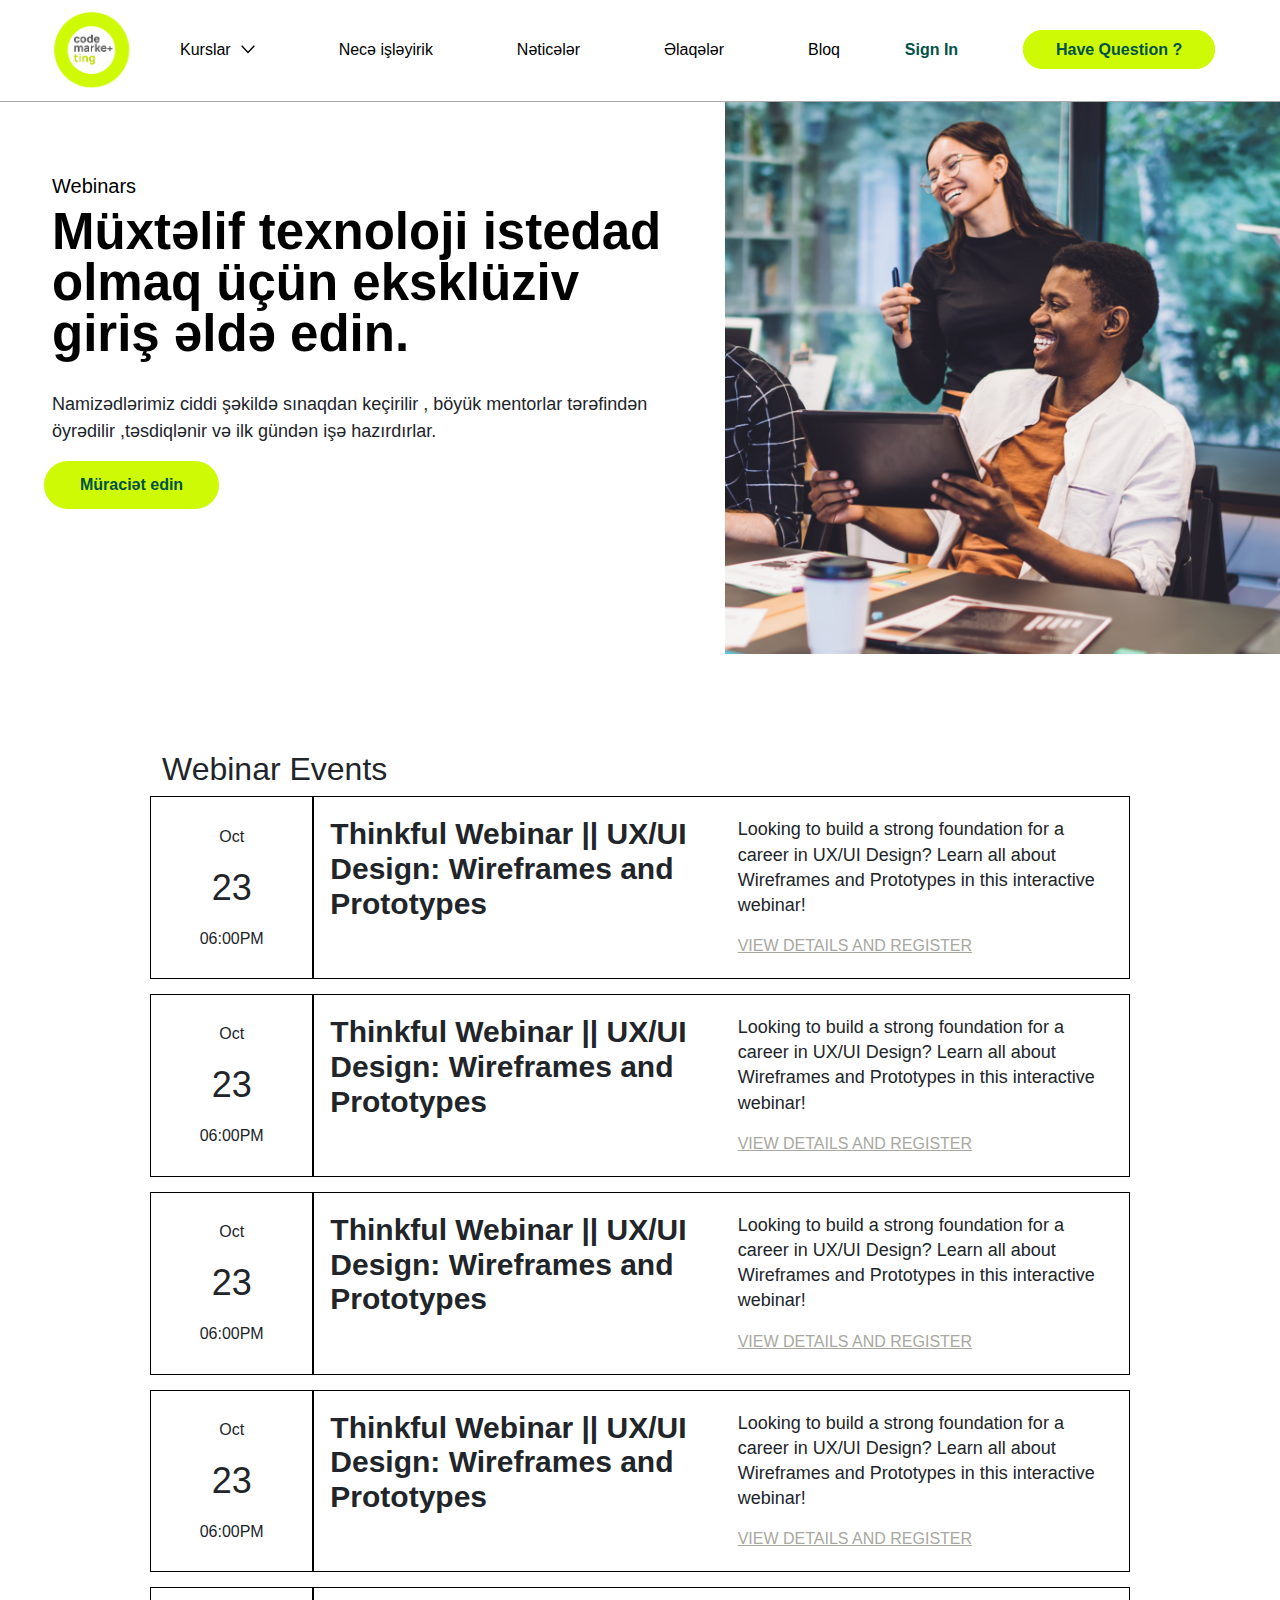
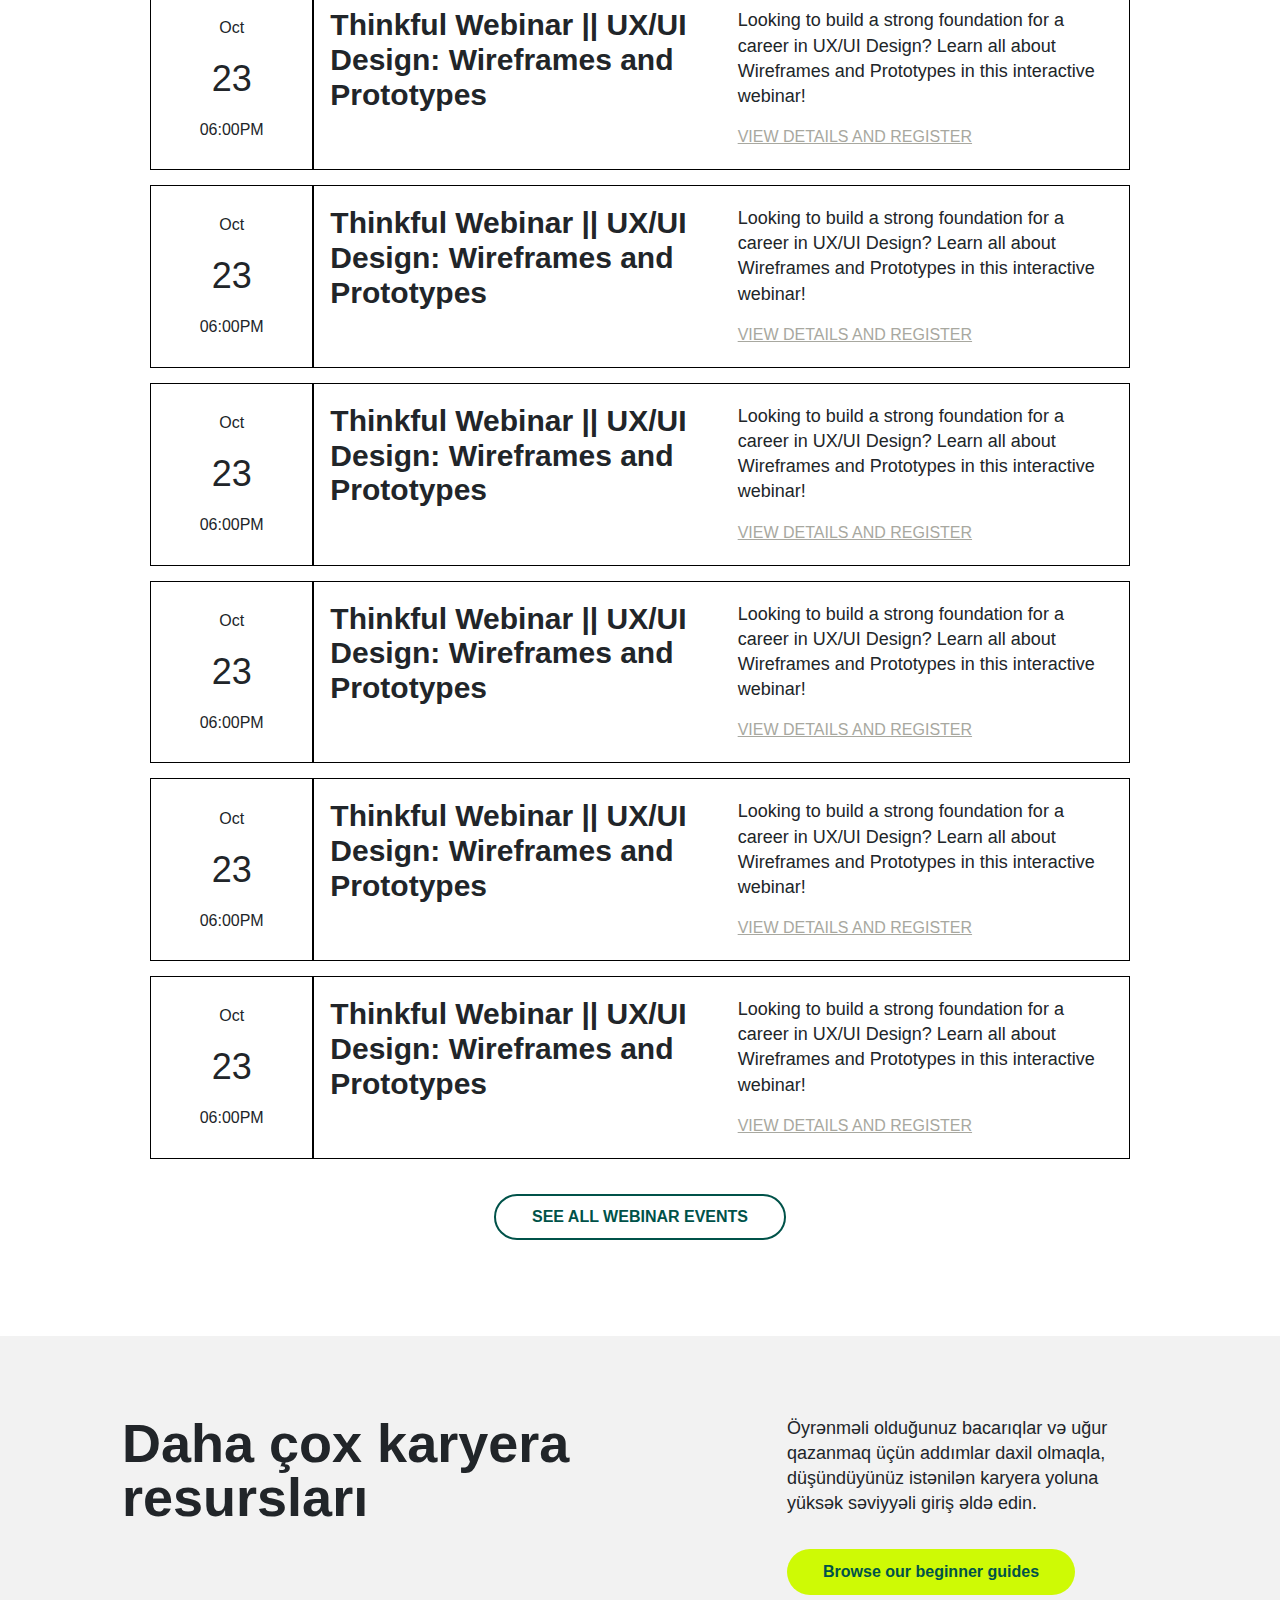
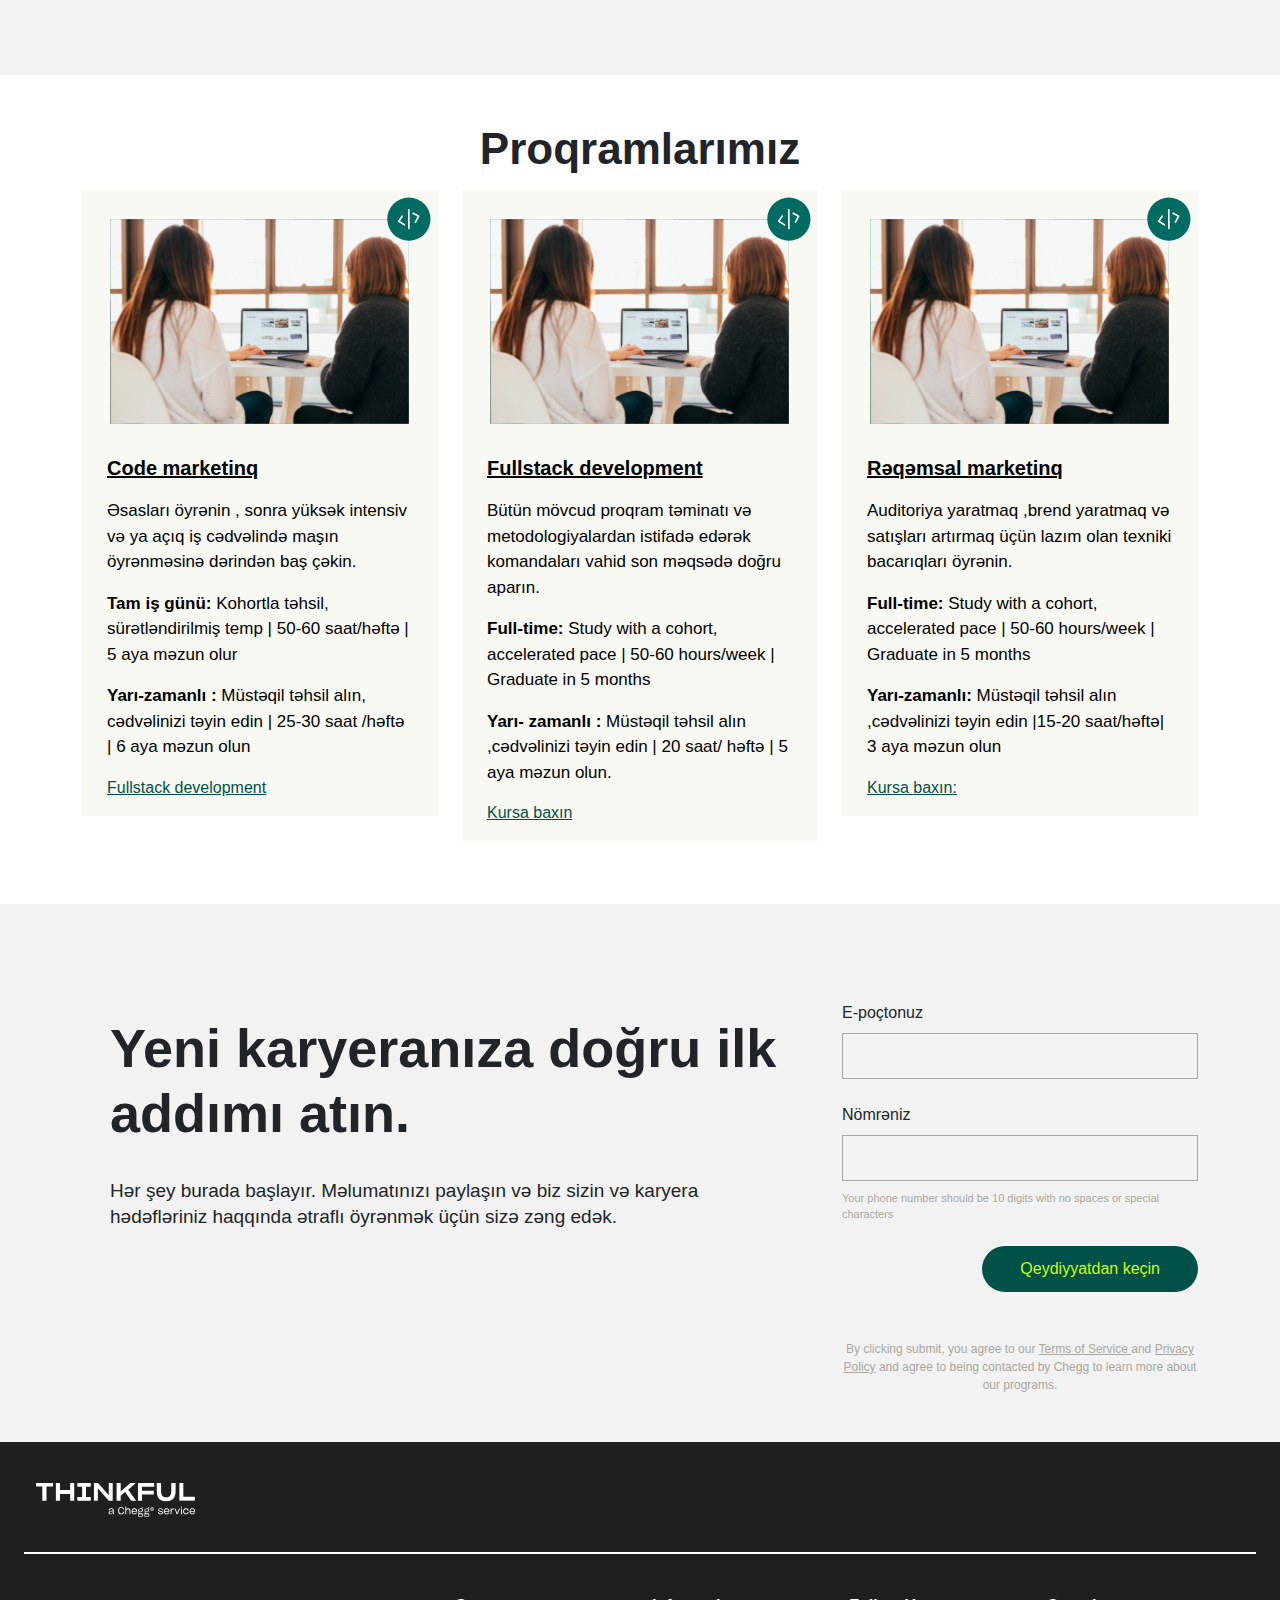
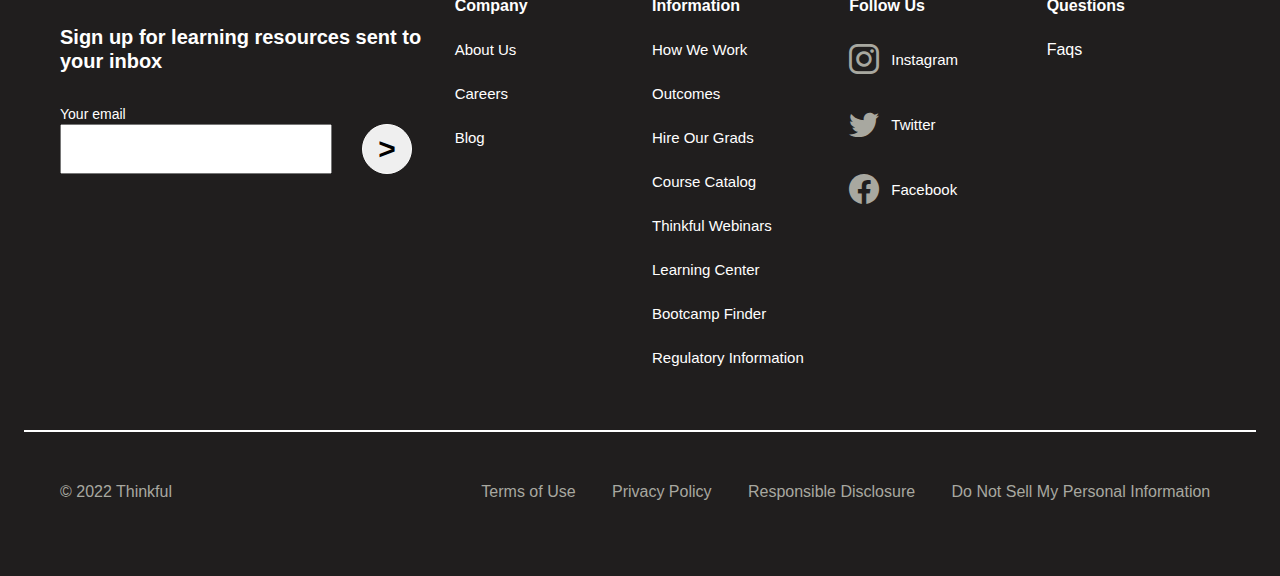
<file: public/webinars.html>
<!DOCTYPE html>
<html lang="en">

<head>
    <meta charset="UTF-8">
    <meta http-equiv="X-UA-Compatible" content="IE=edge">
    <meta name="viewport" content="width=device-width, initial-scale=1.0">
    <link href="https://cdn.jsdelivr.net/npm/bootstrap@5.0.2/dist/css/bootstrap.min.css" rel="stylesheet">
    <link rel="stylesheet" href="../src/scss/style.css">
    <title>Webinars</title>
</head>

<body>
    <nav>
        <div class="navigation">
            <div class="logo-area">
                <a href="">
                    <img src="../src/img/main/pngpng 1.png" alt="">
                </a>
            </div>

            <div class="nav-side">
                <ul>
                    <li class="for-click">
                        <a data-id="1" class="salam" href="javascript:void(0)">
                            Kurslar
                            <div class="arrow-nav">
                                <img src="../src/img/main/arrow.svg" alt="">
                            </div>
                        </a>
                        <ul class="sub-menu">
                            <li>
                                <a href="../public/courses.html">
                                    Software Engineering
                                </a>
                            </li>
                            <li>
                                <a href="">
                                    Data Science
                                </a>
                            </li>
                            <li>
                                <a href="">
                                    Data Analytics
                                </a>
                            </li>
                            <li>
                                <a href="">
                                    UX / UI Design
                                </a>
                            </li>
                            <li>
                                <a href="">
                                    Digital Marketing
                                </a>
                            </li>
                            <li>
                                <a href="">
                                    Technical Project Management
                                </a>
                            </li>
                        </ul>
                    </li>
                    <li>
                        <a href="../public/howework.html">
                            Necə işləyirik
                        </a>
                    </li>
                    <li>
                        <a href="../public/outcomes.html">
                            Nəticələr
                        </a>
                    </li>
                    <li class="for-click">
                        <a data-id="2" class="salam" href="./contact.html">
                            Əlaqələr
                        </a>
                    </li>
                    <li>
                        <a href="../public/blog.html">
                            Bloq
                        </a>
                    </li>
                </ul>
                <div class="button-area">
                    <div class="sign-in">
                        <a href="">Sign In</a>
                    </div>
                    <div class="have-question">
                        <a href="">
                            Have Question ?
                        </a>
                    </div>
                </div>
            </div>
            <div class="nav-phone">
                <i class="bi bi-list"></i>
            </div>
        </div>
        <div class="nav-phone-area">
            <!-- <ul>
                <li class="for-click-mob">
                    <a class="salam-mob" href="javascript:void(0)">
                        Kurslar
                        <div class="arrow-nav">
                            <img src="./src/img/main/arrow.svg" alt="">
                        </div>
                    </a>
                    <ul class="mob-sub-menu">
                        <li>
                            <a href="./public/courses.html">
                                Software Engineering
                            </a>
                        </li>
                        <li>
                            <a href="">
                                Data Science
                            </a>
                        </li>
                        <li>
                            <a href="">
                                Data Analytics
                            </a>
                        </li>
                        <li>
                            <a href="">
                                UX / UI Design
                            </a>
                        </li>
                        <li>
                            <a href="">
                                Digital Marketing
                            </a>
                        </li>
                        <li>
                            <a href="">
                                Technical Project Management
                            </a>
                        </li>
                    </ul>
                </li>
                <li>
                    <a href="./public/howework.html">
                        How We Work
                    </a>
                </li>
                <li>
                    <a href="./public/outcomes.html">
                        Outcomes
                    </a>
                </li>
                <li class="for-click-mob">
                    <a class="salam-mob" href="javascript:void(0)">
                        Communities
                        <div class="arrow-nav">
                            <img src="./src/img/main/arrow.svg" alt="">
                        </div>
                    </a>
                    <ul class="mob-sub-menu">
                        <li>
                            <a href="./public/courses.html">
                                Software Engineering
                            </a>
                        </li>
                        <li>
                            <a href="">
                                Data Science
                            </a>
                        </li>
                        <li>
                            <a href="">
                                Data Analytics
                            </a>
                        </li>
                        <li>
                            <a href="">
                                UX / UI Design
                            </a>
                        </li>
                        <li>
                            <a href="">
                                Digital Marketing
                            </a>
                        </li>
                        <li>
                            <a href="">
                                Technical Project Management
                            </a>
                        </li>
                    </ul>
                </li>
                <li>
                    <a href="./public/blog.html">
                        Blog
                    </a>
                </li>
            </ul> -->
            <details>
                <summary>Kurslar <img src="../src/img/main/arrow.svg" alt=""></summary>
                <div class="open-area">
                    <ul class="open-area-ul">
                        <li class="open-area-ul-li">
                            <a href="../public/courses.html">
                                Software Engineering
                            </a>
                        </li>
                        <li class="open-area-ul-li">
                            <a href="">
                                Data Science
                            </a>
                        </li>
                        <li class="open-area-ul-li">
                            <a href="">
                                Data Analytics
                            </a>
                        </li>
                        <li class="open-area-ul-li">
                            <a href="">
                                UX / UI Design
                            </a>
                        </li>
                        <li class="open-area-ul-li">
                            <a href="">
                                Digital Marketing
                            </a>
                        </li>
                        <li class="open-area-ul-li">
                            <a href="">
                                Technical Project Management
                            </a>
                        </li>
                    </ul>
                </div>
            </details>
            <a href="" class="for-main-a">
                How We Work
            </a>
            <a href="" class="for-main-a">
                Outcomes
            </a>
            <a href="./contact.html" class="for-main-a">
                Əlaqələr
            </a>
            <a href="" class="for-main-a">
                Blog
            </a>
            <a href="" class="for-main-a">
                Sign In
            </a>
            <div class="mobil-button-area">
                <a href="" class="have-question">
                    Have Question?
                </a>
            </div>
        </div>
    </nav>

    <main>
        <section id="course-one" class="for-webinars-first">
            <div class="container-fluid">
                <div class="row justify-content-center">
                    <div class="col-12 col-md-7 course-one-left">
                        <div class="course-one-up">
                            <h3>Webinars</h3>
                            <h1>Müxtəlif texnoloji istedad olmaq üçün eksklüziv giriş əldə edin.</h1>
                        </div>
                        <div class="course-one-middle-up">

                            <p>
                                Namizədlərimiz ciddi şəkildə sınaqdan keçirilir , böyük mentorlar tərəfindən öyrədilir
                                ,təsdiqlənir və ilk gündən işə hazırdırlar.
                            </p>
                            <a href="">
                                Müraciət edin
                            </a>
                        </div>
                    </div>
                    <div class="col-12 col-md-5 course-one-right">
                        <img src="../src/img/blog/DACourseCert_Hero.png" alt="">
                    </div>
                </div>
            </div>
        </section>
        <section id="webinarsevent" class="py-5">
            <div class="container py-5">
                <div class="row for-first-row-learning">
                    <div class="col-12">
                        <h2>
                            Webinar Events
                        </h2>
                    </div>
                    <div class="col-12 webinars-card">
                        <div class="row">
                            <div class="col-12 col-md-2" style="padding: 0;">
                                <div class="card-left">
                                    <span class="first-span">Oct</span>
                                    <span class="second-span">23</span>
                                    <span class="first-span">06:00PM</span>
                                </div>
                            </div>
                            <div class="col-12 col-md-10" style="padding: 0;">
                                <div class="card-right">
                                    <div class="card-right-first">
                                        <h3>
                                            Thinkful Webinar || UX/UI Design: Wireframes and Prototypes
                                        </h3>
                                    </div>
                                    <div class="card-right-second">
                                        <p>
                                            Looking to build a strong foundation for a career in UX/UI Design? Learn all
                                            about Wireframes and Prototypes in this interactive webinar!
                                        </p>
                                        <a href="">
                                            VIEW DETAILS AND REGISTER
                                        </a>
                                    </div>
                                </div>
                            </div>
                        </div>
                    </div>
                    <div class="col-12 webinars-card">
                        <div class="row">
                            <div class="col-12 col-md-2" style="padding: 0;">
                                <div class="card-left">
                                    <span class="first-span">Oct</span>
                                    <span class="second-span">23</span>
                                    <span class="first-span">06:00PM</span>
                                </div>
                            </div>
                            <div class="col-12 col-md-10" style="padding: 0;">
                                <div class="card-right">
                                    <div class="card-right-first">
                                        <h3>
                                            Thinkful Webinar || UX/UI Design: Wireframes and Prototypes
                                        </h3>
                                    </div>
                                    <div class="card-right-second">
                                        <p>
                                            Looking to build a strong foundation for a career in UX/UI Design? Learn all
                                            about Wireframes and Prototypes in this interactive webinar!
                                        </p>
                                        <a href="">
                                            VIEW DETAILS AND REGISTER
                                        </a>
                                    </div>
                                </div>
                            </div>
                        </div>
                    </div>
                    <div class="col-12 webinars-card">
                        <div class="row">
                            <div class="col-12 col-md-2" style="padding: 0;">
                                <div class="card-left">
                                    <span class="first-span">Oct</span>
                                    <span class="second-span">23</span>
                                    <span class="first-span">06:00PM</span>
                                </div>
                            </div>
                            <div class="col-12 col-md-10" style="padding: 0;">
                                <div class="card-right">
                                    <div class="card-right-first">
                                        <h3>
                                            Thinkful Webinar || UX/UI Design: Wireframes and Prototypes
                                        </h3>
                                    </div>
                                    <div class="card-right-second">
                                        <p>
                                            Looking to build a strong foundation for a career in UX/UI Design? Learn all
                                            about Wireframes and Prototypes in this interactive webinar!
                                        </p>
                                        <a href="">
                                            VIEW DETAILS AND REGISTER
                                        </a>
                                    </div>
                                </div>
                            </div>
                        </div>
                    </div>
                    <div class="col-12 webinars-card">
                        <div class="row">
                            <div class="col-12 col-md-2" style="padding: 0;">
                                <div class="card-left">
                                    <span class="first-span">Oct</span>
                                    <span class="second-span">23</span>
                                    <span class="first-span">06:00PM</span>
                                </div>
                            </div>
                            <div class="col-12 col-md-10" style="padding: 0;">
                                <div class="card-right">
                                    <div class="card-right-first">
                                        <h3>
                                            Thinkful Webinar || UX/UI Design: Wireframes and Prototypes
                                        </h3>
                                    </div>
                                    <div class="card-right-second">
                                        <p>
                                            Looking to build a strong foundation for a career in UX/UI Design? Learn all
                                            about Wireframes and Prototypes in this interactive webinar!
                                        </p>
                                        <a href="">
                                            VIEW DETAILS AND REGISTER
                                        </a>
                                    </div>
                                </div>
                            </div>
                        </div>
                    </div>
                    <div class="col-12 webinars-card">
                        <div class="row">
                            <div class="col-12 col-md-2" style="padding: 0;">
                                <div class="card-left">
                                    <span class="first-span">Oct</span>
                                    <span class="second-span">23</span>
                                    <span class="first-span">06:00PM</span>
                                </div>
                            </div>
                            <div class="col-12 col-md-10" style="padding: 0;">
                                <div class="card-right">
                                    <div class="card-right-first">
                                        <h3>
                                            Thinkful Webinar || UX/UI Design: Wireframes and Prototypes
                                        </h3>
                                    </div>
                                    <div class="card-right-second">
                                        <p>
                                            Looking to build a strong foundation for a career in UX/UI Design? Learn all
                                            about Wireframes and Prototypes in this interactive webinar!
                                        </p>
                                        <a href="">
                                            VIEW DETAILS AND REGISTER
                                        </a>
                                    </div>
                                </div>
                            </div>
                        </div>
                    </div>
                    <div class="col-12 webinars-card">
                        <div class="row">
                            <div class="col-12 col-md-2" style="padding: 0;">
                                <div class="card-left">
                                    <span class="first-span">Oct</span>
                                    <span class="second-span">23</span>
                                    <span class="first-span">06:00PM</span>
                                </div>
                            </div>
                            <div class="col-12 col-md-10" style="padding: 0;">
                                <div class="card-right">
                                    <div class="card-right-first">
                                        <h3>
                                            Thinkful Webinar || UX/UI Design: Wireframes and Prototypes
                                        </h3>
                                    </div>
                                    <div class="card-right-second">
                                        <p>
                                            Looking to build a strong foundation for a career in UX/UI Design? Learn all
                                            about Wireframes and Prototypes in this interactive webinar!
                                        </p>
                                        <a href="">
                                            VIEW DETAILS AND REGISTER
                                        </a>
                                    </div>
                                </div>
                            </div>
                        </div>
                    </div>
                    <div class="col-12 webinars-card">
                        <div class="row">
                            <div class="col-12 col-md-2" style="padding: 0;">
                                <div class="card-left">
                                    <span class="first-span">Oct</span>
                                    <span class="second-span">23</span>
                                    <span class="first-span">06:00PM</span>
                                </div>
                            </div>
                            <div class="col-12 col-md-10" style="padding: 0;">
                                <div class="card-right">
                                    <div class="card-right-first">
                                        <h3>
                                            Thinkful Webinar || UX/UI Design: Wireframes and Prototypes
                                        </h3>
                                    </div>
                                    <div class="card-right-second">
                                        <p>
                                            Looking to build a strong foundation for a career in UX/UI Design? Learn all
                                            about Wireframes and Prototypes in this interactive webinar!
                                        </p>
                                        <a href="">
                                            VIEW DETAILS AND REGISTER
                                        </a>
                                    </div>
                                </div>
                            </div>
                        </div>
                    </div>
                    <div class="col-12 webinars-card">
                        <div class="row">
                            <div class="col-12 col-md-2" style="padding: 0;">
                                <div class="card-left">
                                    <span class="first-span">Oct</span>
                                    <span class="second-span">23</span>
                                    <span class="first-span">06:00PM</span>
                                </div>
                            </div>
                            <div class="col-12 col-md-10" style="padding: 0;">
                                <div class="card-right">
                                    <div class="card-right-first">
                                        <h3>
                                            Thinkful Webinar || UX/UI Design: Wireframes and Prototypes
                                        </h3>
                                    </div>
                                    <div class="card-right-second">
                                        <p>
                                            Looking to build a strong foundation for a career in UX/UI Design? Learn all
                                            about Wireframes and Prototypes in this interactive webinar!
                                        </p>
                                        <a href="">
                                            VIEW DETAILS AND REGISTER
                                        </a>
                                    </div>
                                </div>
                            </div>
                        </div>
                    </div>
                    <div class="col-12 webinars-card">
                        <div class="row">
                            <div class="col-12 col-md-2" style="padding: 0;">
                                <div class="card-left">
                                    <span class="first-span">Oct</span>
                                    <span class="second-span">23</span>
                                    <span class="first-span">06:00PM</span>
                                </div>
                            </div>
                            <div class="col-12 col-md-10" style="padding: 0;">
                                <div class="card-right">
                                    <div class="card-right-first">
                                        <h3>
                                            Thinkful Webinar || UX/UI Design: Wireframes and Prototypes
                                        </h3>
                                    </div>
                                    <div class="card-right-second">
                                        <p>
                                            Looking to build a strong foundation for a career in UX/UI Design? Learn all
                                            about Wireframes and Prototypes in this interactive webinar!
                                        </p>
                                        <a href="">
                                            VIEW DETAILS AND REGISTER
                                        </a>
                                    </div>
                                </div>
                            </div>
                        </div>
                    </div>
                    <div class="col-12 webinars-card">
                        <div class="row">
                            <div class="col-12 col-md-2" style="padding: 0;">
                                <div class="card-left">
                                    <span class="first-span">Oct</span>
                                    <span class="second-span">23</span>
                                    <span class="first-span">06:00PM</span>
                                </div>
                            </div>
                            <div class="col-12 col-md-10" style="padding: 0;">
                                <div class="card-right">
                                    <div class="card-right-first">
                                        <h3>
                                            Thinkful Webinar || UX/UI Design: Wireframes and Prototypes
                                        </h3>
                                    </div>
                                    <div class="card-right-second">
                                        <p>
                                            Looking to build a strong foundation for a career in UX/UI Design? Learn all
                                            about Wireframes and Prototypes in this interactive webinar!
                                        </p>
                                        <a href="">
                                            VIEW DETAILS AND REGISTER
                                        </a>
                                    </div>
                                </div>
                            </div>
                        </div>
                    </div>
                    <div class="col-12 addtion-button">
                        <a href="">
                            SEE ALL WEBINAR EVENTS
                        </a>
                    </div>
                </div>
            </div>
        </section>
        <section id="webinars-beginner" class="py-5">
            <div class="container">
                <div class="row">
                    <div class="col-12 col-md-7">
                        <div class="beginner-left">
                            <h1>
                                Daha çox karyera resursları
                            </h1>
                        </div>
                    </div>
                    <div class="col-12 col-md-5">
                        <div class="beginner-right">
                            <p>
                                Öyrənməli olduğunuz bacarıqlar və uğur qazanmaq üçün addımlar daxil olmaqla,
                                düşündüyünüz istənilən karyera yoluna yüksək səviyyəli giriş əldə edin.
                            </p>
                        </div>
                        <div class="beginner-right">
                            <a href="">
                                Browse our beginner guides
                            </a>
                        </div>
                    </div>
                </div>
            </div>
        </section>
        <section id="three" class="my-5">
            <div class="container">
                <div class="row">
                    <div class=" col-12 programs-title">
                        <h2>Proqramlarımız</h2>
                    </div>

                    <div class="col-12 col-md-4 cards-area">
                        <div class="card-area">
                            <a href="">
                                <div class="img-side">
                                    <img src="../src/img/main/Frame 12.svg" alt="">
                                </div>
                                <div class="card-content">
                                    <span class="first">
                                        <u>
                                            Code marketinq
                                        </u>
                                    </span>
                                    <p class="second">
                                        Əsasları öyrənin , sonra yüksək intensiv və ya açıq iş cədvəlində maşın
                                        öyrənməsinə dərindən baş çəkin.
                                    </p>
                                    <p href="" class="third">
                                        <span>
                                            Tam iş günü:
                                        </span>
                                        Kohortla təhsil, sürətləndirilmiş temp | 50-60 saat/həftə | 5 aya məzun olur
                                    </p>
                                    <p href="" class="fourth">
                                        <span>
                                            Yarı-zamanlı :
                                        </span>
                                        Müstəqil təhsil alın, cədvəlinizi təyin edin | 25-30 saat /həftə | 6 aya məzun
                                        olun
                                    </p>

                                    <div class="card-button-area">
                                        <p href="">
                                            <u>
                                                Fullstack development
                                            </u>
                                        </p>
                                    </div>
                                </div>
                            </a>
                        </div>
                    </div>
                    <div class="col-12 col-md-4 cards-area">
                        <div class="card-area">
                            <a href="">
                                <div class="img-side">
                                    <img src="../src/img/main/Frame 12.svg" alt="">
                                </div>
                                <div class="card-content">
                                    <span class="first">
                                        <u>
                                            Fullstack development
                                        </u>
                                    </span>
                                    <p class="second">
                                        Bütün mövcud proqram təminatı və metodologiyalardan istifadə edərək komandaları
                                        vahid son məqsədə doğru aparın.
                                    </p>
                                    <p href="" class="third">
                                        <span>
                                            Full-time:
                                        </span>
                                        Study with a cohort, accelerated pace | 50-60 hours/week | Graduate in 5 months
                                    </p>
                                    <p href="" class="fourth">
                                        <span>
                                            Yarı- zamanlı :
                                        </span>
                                        Müstəqil təhsil alın ,cədvəlinizi təyin edin | 20 saat/ həftə | 5 aya məzun
                                        olun.
                                    </p>

                                    <div class="card-button-area">
                                        <p href="">
                                            <u>
                                                Kursa baxın
                                            </u>
                                        </p>
                                    </div>
                                </div>
                            </a>
                        </div>
                    </div>
                    <div class="col-12 col-md-4 cards-area">
                        <div class="card-area">
                            <a href="">
                                <div class="img-side">
                                    <img src="../src/img/main/Frame 12.svg" alt="">
                                </div>
                                <div class="card-content">
                                    <span class="first">
                                        <u>
                                            Rəqəmsal marketinq
                                        </u>
                                    </span>
                                    <p class="second">
                                        Auditoriya yaratmaq ,brend yaratmaq və satışları artırmaq üçün lazım olan
                                        texniki bacarıqları öyrənin.
                                    </p>
                                    <p href="" class="third">
                                        <span>
                                            Full-time:
                                        </span>
                                        Study with a cohort, accelerated pace | 50-60 hours/week | Graduate in 5 months
                                    </p>
                                    <p href="" class="fourth">
                                        <span>
                                            Yarı-zamanlı:
                                        </span>
                                        Müstəqil təhsil alın ,cədvəlinizi təyin edin |15-20 saat/həftə| 3 aya məzun olun
                                    </p>

                                    <div class="card-button-area">
                                        <p href="">
                                            <u>
                                                Kursa baxın:
                                            </u>
                                        </p>
                                    </div>
                                </div>
                            </a>
                        </div>
                    </div>
                </div>
            </div>
        </section>
        <section id="work-inputs" class="mt-3 py-5">
            <div class="container">
                <div class="row">
                    <div class="col-12 col-md-8 inputs-left">
                        <div class="inputs-left-up">
                            <h1>
                                Yeni karyeranıza doğru ilk addımı atın.
                            </h1>
                        </div>
                        <div class="inputs-left-down">
                            <p>
                                Hər şey burada başlayır. Məlumatınızı paylaşın və biz sizin və karyera hədəfləriniz
                                haqqında ətraflı öyrənmək üçün sizə zəng edək.
                            </p>
                        </div>
                    </div>
                    <div class="col-12 col-md-4 inputs-right">
                        <div class="inputs-right-up">
                            <form action="">
                                <div class="inputs-area">
                                    <div class="input-side">
                                        <label for="email">E-poçtonuz</label>
                                        <input type="email" name="email" id="email">
                                    </div>
                                    <div class="input-side">
                                        <label for="tel">Nömrəniz</label>
                                        <input type="tel" name="tel" id="tel">
                                        <p>
                                            Your phone number should be 10 digits with no spaces or special characters
                                        </p>
                                    </div>
                                    <div class="input-button-side">
                                        <button>
                                           Qeydiyyatdan keçin
                                        </button>
                                    </div>
                                </div>
                            </form>
                        </div>
                        <div class="inputs-right-down">
                            <p>
                                <span>By clicking submit, you agree to our </span>
                                <a href="https://www.thinkful.com/terms-of-service/">Terms of Service
                                </a>

                                <span>
                                    and
                                </span>
                                <a href="https://www.thinkful.com/privacy-policy/">Privacy Policy</a>
                                <span> and
                                    agree to being contacted by Chegg to learn more about our programs.
                                </span>
                            </p>
                        </div>
                    </div>
                </div>
            </div>
        </section>
    </main>

    <footer>
        <div class="container-fluid">
            <div class="row">
                <div class="col-12 footer-up-side my-3">
                    <img src="../src/img/main/footer-img.svg" alt="">
                </div>

                <div class="col-12 footer-middle pb-3">
                    <div class="row">
                        <div class="col-12 col-md-4">
                            <form action="">
                                <div class="footer-write-side">
                                    <p>
                                        Sign up for learning resources sent to your inbox
                                    </p>
                                </div>
                                <div class="footer-input">
                                    <div class="footer-email-side">
                                        <label for="">
                                            Your email
                                        </label>
                                        <input type="email">
                                    </div>
                                    <div class="footer-button-side">
                                        <button>
                                            >
                                        </button>
                                    </div>
                                </div>

                            </form>
                        </div>
                        <div class="col-12 col-md-2">
                            <ul>
                                <li class="font-weight-area">Company</li>
                                <li>
                                    <a href="../public/aboutUs.html">
                                        About Us
                                    </a>
                                </li>
                                <li>
                                    <a href="">
                                        Careers
                                    </a>
                                </li>
                                <li>
                                    <a href="">
                                        Blog
                                    </a>
                                </li>
                            </ul>
                        </div>
                        <div class="col-12 col-md-2">
                            <ul>
                                <li class="font-weight-area">
                                    Information
                                </li>
                                <li>
                                    <a href="../public/howework.html">
                                        How We Work
                                    </a>
                                </li>
                                <li>
                                    <a href="">
                                        Outcomes
                                    </a>
                                </li>
                                <li>
                                    <a href="../public/hireOfGuards.html">
                                        Hire Our Grads
                                    </a>
                                </li>
                                <li>
                                    <a href="">
                                        Course Catalog
                                    </a>
                                </li>
                                <li>
                                    <a href="../public/webinars.html">
                                        Thinkful Webinars
                                    </a>
                                </li>
                                <li>
                                    <a href="../public/learning-center.html">
                                        Learning Center
                                    </a>
                                </li>
                                <li>
                                    <a href="">
                                        Bootcamp Finder
                                    </a>
                                </li>
                                <li>
                                    <a href="">
                                        Regulatory Information
                                    </a>
                                </li>
                            </ul>
                        </div>
                        <div class="col-12 col-md-2">
                            <ul class="footer-social-medias">
                                <li class="font-weight-area">Follow Us</li>
                                <li class="footer-social-media">
                                    <a href="">
                                        <i class="bi bi-instagram"></i>
                                        Instagram
                                    </a>
                                </li>
                                <li class="footer-social-media">
                                    <a href="">
                                        <i class="bi bi-twitter"></i>
                                        Twitter
                                    </a>
                                </li>
                                <li class="footer-social-media">
                                    <a href="">
                                        <i class="bi bi-facebook"></i>
                                        Facebook
                                    </a>
                                </li>
                            </ul>
                        </div>
                        <div class="col-12 col-md-2">
                            <ul>
                                <li class="font-weight-area">Questions</li>
                                <li>
                                    Faqs
                                </li>
                            </ul>
                        </div>
                    </div>

                </div>

                <div class="col-12 my-4">
                    <div class="row">
                        <div class="col-12 col-md-4 footer-down-left">
                            <p>
                                © 2022 Thinkful
                            </p>
                        </div>
                        <div class="col-12 col-md-8 footer-down-right">

                            <a href="">
                                Terms of Use
                            </a>


                            <a href="">
                                Privacy Policy
                            </a>


                            <a href="">
                                Responsible Disclosure
                            </a>


                            <a href="">
                                Do Not Sell My Personal Information
                            </a>

                        </div>
                    </div>
                </div>

            </div>
        </div>
    </footer>
    <script src="../src/js/WeWork.js"></script>
    <script src="https://code.jquery.com/jquery-3.6.1.min.js"></script>
    <script src="../src/js/nav.js"></script>
    <script src="../src/js/forMobileNav.js"></script>
</body>

</html>
</file>
<file: src/scss/style.css>
@import url("http://fonts.cdnfonts.com/css/maison-neue");
@import url("https://cdn.jsdelivr.net/npm/bootstrap-icons@1.9.1/font/bootstrap-icons.css");
nav {
  border-bottom: 1px solid #a8a8a8;
  background-color: white;
  display: block;
  position: sticky !important;
  position: -webkit-sticky !important;
  top: 0;
  -webkit-user-select: none;
     -moz-user-select: none;
      -ms-user-select: none;
          user-select: none;
  width: 100%;
  z-index: 10;
}

nav .navigation {
  display: -webkit-box;
  display: -ms-flexbox;
  display: flex;
  -webkit-box-pack: justify;
      -ms-flex-pack: justify;
          justify-content: space-between;
}

nav .navigation .logo-area {
  display: -webkit-box;
  display: -ms-flexbox;
  display: flex;
  -webkit-box-align: center;
      -ms-flex-align: center;
          align-items: center;
  padding: 10px 40px;
}

nav .navigation .logo-area a img {
  width: 100px;
  -o-object-fit: contain;
     object-fit: contain;
}

@media (max-width: 768px) {
  nav .navigation .logo-area {
    padding: 10px 10px;
  }
}

nav .navigation .nav-side {
  display: -webkit-box;
  display: -ms-flexbox;
  display: flex;
  -webkit-box-pack: justify;
      -ms-flex-pack: justify;
          justify-content: space-between;
  -webkit-box-align: center;
      -ms-flex-align: center;
          align-items: center;
  -webkit-box-orient: horizontal;
  -webkit-box-direction: normal;
      -ms-flex-direction: row;
          flex-direction: row;
  width: 85%;
}

@media (max-width: 992px) {
  nav .navigation .nav-side {
    display: none  !important;
  }
}

nav .navigation .nav-side ul {
  display: -webkit-box;
  display: -ms-flexbox;
  display: flex;
  -webkit-box-pack: justify;
      -ms-flex-pack: justify;
          justify-content: space-between;
  -webkit-box-align: center;
      -ms-flex-align: center;
          align-items: center;
  padding: 0;
  margin: 0;
  list-style: none;
  width: 50%;
}

nav .navigation .nav-side ul li {
  position: relative;
}

nav .navigation .nav-side ul li .sub-menu {
  display: none !important;
  position: absolute;
  top: 51px;
  left: 0;
  border: 1px solid black;
  width: 360px;
  display: -webkit-box;
  display: -ms-flexbox;
  display: flex;
  -webkit-box-orient: vertical;
  -webkit-box-direction: normal;
      -ms-flex-direction: column;
          flex-direction: column;
  -webkit-box-pack: justify;
      -ms-flex-pack: justify;
          justify-content: space-between;
  -webkit-box-align: start;
      -ms-flex-align: start;
          align-items: flex-start;
  padding: 20px;
}

nav .navigation .nav-side ul li .sub-menu-active {
  display: -webkit-box !important;
  display: -ms-flexbox !important;
  display: flex !important;
  position: absolute;
  top: 62px;
  left: -18px;
  border: 1px solid black;
  background-color: white;
  width: 360px;
  display: flex;
  -webkit-box-orient: vertical;
  -webkit-box-direction: normal;
      -ms-flex-direction: column;
          flex-direction: column;
  -webkit-box-pack: justify;
      -ms-flex-pack: justify;
          justify-content: space-between;
  -webkit-box-align: start;
      -ms-flex-align: start;
          align-items: flex-start;
  padding: 20px;
}

nav .navigation .nav-side ul li .sub-menu-active li {
  margin: 10px 0px;
}

nav .navigation .nav-side ul li a {
  font-size: 16px;
  color: black;
  text-decoration: none;
  -webkit-transition: 0.3s ease-in-out;
  transition: 0.3s ease-in-out;
  display: -webkit-box;
  display: -ms-flexbox;
  display: flex;
  -webkit-box-align: center;
      -ms-flex-align: center;
          align-items: center;
  -webkit-box-pack: center;
      -ms-flex-pack: center;
          justify-content: center;
}

nav .navigation .nav-side ul li a .arrow-nav {
  padding-left: 10px;
  padding-bottom: 3px;
}

nav .navigation .nav-side ul li a .arrow-nav img {
  width: 14px;
  -webkit-transform: rotate(0deg);
          transform: rotate(0deg);
  -webkit-transition: 0.3s linear 0s;
  transition: 0.3s linear 0s;
}

nav .navigation .nav-side ul li a .arrow-nav-rotate img {
  -webkit-transform: rotate(180deg);
          transform: rotate(180deg);
  -webkit-transition: 0.3s linear 0s;
  transition: 0.3s linear 0s;
}

nav .navigation .nav-side ul li a:hover {
  color: #2A32C5;
}

nav .navigation .nav-side .button-area {
  width: 39%;
  display: -webkit-box;
  display: -ms-flexbox;
  display: flex;
  -webkit-box-pack: space-evenly;
      -ms-flex-pack: space-evenly;
          justify-content: space-evenly;
}

nav .navigation .nav-side .button-area .sign-in a {
  text-decoration: none;
  color: #005249;
  font-size: 16px;
  font-weight: 700;
}

nav .navigation .nav-side .button-area .have-question a {
  font-weight: 700;
  text-decoration: none;
  color: #005249;
  background-color: #CEFA05;
  border: 1px solid #CEFA05;
  border-radius: 24px;
  padding: 10px 32px;
  -webkit-transition: 0.3s ease-in-out;
  transition: 0.3s ease-in-out;
}

nav .navigation .nav-side .button-area .have-question a:hover {
  background-color: #005249;
  color: #CEFA05;
  border: 1px solid #005249;
  border-radius: 24px;
}

@media (max-width: 1400px) {
  nav .navigation .nav-side {
    width: 86%;
  }
  nav .navigation .nav-side ul {
    width: 60%;
  }
  nav .navigation .nav-side .button-area {
    width: 40%;
    -webkit-box-pack: space-evenly !important;
        -ms-flex-pack: space-evenly !important;
            justify-content: space-evenly !important;
  }
}

@media (min-width: 992px) {
  nav .nav-phone {
    display: none;
  }
}

@media (max-width: 768px) {
  nav .nav-phone {
    width: 16%;
    display: -webkit-box;
    display: -ms-flexbox;
    display: flex;
    -webkit-box-align: center;
        -ms-flex-align: center;
            align-items: center;
    -webkit-box-pack: center;
        -ms-flex-pack: center;
            justify-content: center;
    font-size: 29px;
    font-weight: 700;
    margin: 10px 10px;
  }
}

@media (min-width: 992px) {
  nav .nav-phone-area {
    display: none;
  }
}

@media (max-width: 768px) {
  nav .nav-phone-area {
    display: none;
    background-color: white;
    height: 100vh;
    width: 100%;
  }
}

nav .nav-phone-area details summary {
  display: -webkit-box;
  display: -ms-flexbox;
  display: flex;
  -webkit-box-pack: justify;
      -ms-flex-pack: justify;
          justify-content: space-between;
  padding: 19px 24px;
  font-size: 16px;
  border-bottom: 1px solid #A8A8A0;
}

nav .nav-phone-area details summary::marker {
  content: '';
}

nav .nav-phone-area details .open-area .open-area-ul {
  list-style: none;
}

nav .nav-phone-area details .open-area .open-area-ul .open-area-ul-li {
  border: none;
}

nav .nav-phone-area ul {
  padding: 0;
  margin: 0;
  list-style: none;
}

nav .nav-phone-area ul li {
  height: 50px;
  border-top: 1px solid #A8A8A0;
  border-bottom: 1px solid #A8A8A0;
  display: -webkit-box;
  display: -ms-flexbox;
  display: flex;
  -webkit-box-align: center;
      -ms-flex-align: center;
          align-items: center;
}

nav .nav-phone-area ul li a {
  color: black;
  text-decoration: none;
  padding: 19px 24px;
}

nav .nav-phone-area ul li .salam-mob {
  position: relative;
  display: -webkit-box;
  display: -ms-flexbox;
  display: flex;
  -webkit-box-pack: justify;
      -ms-flex-pack: justify;
          justify-content: space-between;
  -webkit-box-align: center;
      -ms-flex-align: center;
          align-items: center;
  width: 100%;
}

nav .nav-phone-area ul li .mob-sub-menu {
  position: absolute;
  height: 0;
  opacity: 0;
}

nav .nav-phone-area ul li .mob-sub-block {
  position: absolute;
  width: 100% !important;
  height: auto !important;
  opacity: 1;
  top: 19%;
  left: 0;
  z-index: 1;
  background-color: white !important;
}

nav .nav-phone-area .for-main-a {
  text-decoration: none;
  border-bottom: 1px solid #A8A8A0;
  padding: 19px 24px;
  color: black;
}

nav .nav-phone-area .mobil-button-area {
  padding: 19px 24px;
  border-bottom: 1px solid #A8A8A0;
}

nav .nav-phone-area .mobil-button-area .have-question {
  display: -webkit-inline-box;
  display: -ms-inline-flexbox;
  display: inline-flex;
  -webkit-box-align: center;
      -ms-flex-align: center;
          align-items: center;
  -webkit-box-pack: center;
      -ms-flex-pack: center;
          justify-content: center;
  padding: 0px 32px;
  width: 100%;
  height: 46px;
  background-color: #CEFA05;
  color: #005249;
  -webkit-transition: 0.3s all ease-in-out;
  transition: 0.3s all ease-in-out;
  border-radius: 24px;
  text-decoration: none;
}

nav .nav-phone-area .mobil-button-area .have-question:hover {
  background-color: #005249;
  color: #CEFA05;
}

@media (max-width: 768px) {
  nav .click {
    display: block;
    height: 100vh;
    display: -webkit-box;
    display: -ms-flexbox;
    display: flex;
    -webkit-box-orient: vertical;
    -webkit-box-direction: normal;
        -ms-flex-direction: column;
            flex-direction: column;
  }
}

main #one .first-left-side {
  padding: 32px 0px;
  display: -webkit-box;
  display: -ms-flexbox;
  display: flex;
  -webkit-box-orient: vertical;
  -webkit-box-direction: normal;
      -ms-flex-direction: column;
          flex-direction: column;
  -webkit-box-pack: space-evenly;
      -ms-flex-pack: space-evenly;
          justify-content: space-evenly;
}

@media (max-width: 768px) {
  main #one .first-left-side {
    overflow-x: hidden;
    padding: 32px 20px;
  }
  main #one .first-left-side .first-side-up h1 {
    font-size: 2.25rem !important;
    line-height: 1;
  }
}

@media (max-width: 768px) and (max-width: 768px) {
  main #one .first-left-side .first-side-up {
    margin-bottom: 18px;
  }
  main #one .first-left-side .first-side-up h1 {
    font-size: 2.06rem !important;
  }
}

@media (max-width: 768px) {
  main #one .first-left-side .first-side-middle ul li {
    font-size: 16px;
    display: -webkit-box;
    display: -ms-flexbox;
    display: flex;
    margin-bottom: 15px;
  }
  main #one .first-left-side .first-side-middle ul li img {
    margin-right: 10px;
    -o-object-fit: contain;
       object-fit: contain;
  }
  main #one .first-left-side .first-side-down .send-area .first-select select {
    width: 100% !important;
  }
  main #one .first-left-side .first-side-down .send-area .email-side input {
    width: 100% !important;
  }
  main #one .first-left-side .first-side-down .send-area .button-side {
    width: 100% !important;
  }
  main #one .first-left-side .first-side-down .send-area .button-side button {
    width: 100%;
  }
}

main #one .first-left-side .first-side-up h1 {
  font-size: 2.6rem;
  font-weight: 700;
}

main #one .first-left-side .first-side-middle {
  height: 33.3%;
}

main #one .first-left-side .first-side-middle ul {
  padding: 0;
  margin: 0;
  list-style: none;
  height: 100%;
  display: -webkit-box;
  display: -ms-flexbox;
  display: flex;
  -webkit-box-pack: space-evenly;
      -ms-flex-pack: space-evenly;
          justify-content: space-evenly;
  -webkit-box-align: start;
      -ms-flex-align: start;
          align-items: flex-start;
  -webkit-box-orient: vertical;
  -webkit-box-direction: normal;
      -ms-flex-direction: column;
          flex-direction: column;
}

main #one .first-left-side .first-side-middle ul li img {
  width: 22px;
  margin-right: 10px;
}

@media (min-width: 768px) and (max-width: 1400px) {
  main #one .first-left-side .first-side-middle ul li img {
    width: 28px;
    margin-right: 15px;
  }
}

main #one .first-left-side .first-side-down .send-area {
  display: -webkit-box;
  display: -ms-flexbox;
  display: flex;
  -webkit-box-pack: justify;
      -ms-flex-pack: justify;
          justify-content: space-between;
  -webkit-box-orient: vertical;
  -webkit-box-direction: normal;
      -ms-flex-direction: column;
          flex-direction: column;
}

main #one .first-left-side .first-side-down .send-area .first-select {
  margin-bottom: 20px;
  position: relative;
  display: -webkit-box;
  display: -ms-flexbox;
  display: flex;
  -webkit-box-pack: justify;
      -ms-flex-pack: justify;
          justify-content: space-between;
  -webkit-box-align: start;
      -ms-flex-align: start;
          align-items: flex-start;
  -webkit-box-orient: vertical;
  -webkit-box-direction: normal;
      -ms-flex-direction: column;
          flex-direction: column;
}

main #one .first-left-side .first-side-down .send-area .first-select select {
  width: 80%;
  height: 46px;
  -webkit-appearance: none;
     -moz-appearance: none;
          appearance: none;
  position: relative !important;
}

main #one .first-left-side .first-side-down .send-area .first-select .for-select-img {
  position: absolute;
  top: 63%;
  left: 73%;
  -webkit-transform: translateY(-50%);
          transform: translateY(-50%);
  pointer-events: none;
  z-index: 3;
}

@media (max-width: 768px) {
  main #one .first-left-side .first-side-down .send-area .first-select .for-select-img {
    left: 85%;
  }
}

@media (min-width: 768px) and (max-width: 1400px) {
  main #one .first-left-side .first-side-down .send-area .first-select select {
    width: 100%;
  }
  main #one .first-left-side .first-side-down .send-area .first-select .for-select-img {
    left: 90%;
  }
}

main #one .first-left-side .first-side-down .send-area .email-side {
  display: -webkit-box;
  display: -ms-flexbox;
  display: flex;
  -webkit-box-pack: justify;
      -ms-flex-pack: justify;
          justify-content: space-between;
  -webkit-box-align: start;
      -ms-flex-align: start;
          align-items: flex-start;
  -webkit-box-orient: vertical;
  -webkit-box-direction: normal;
      -ms-flex-direction: column;
          flex-direction: column;
  margin-bottom: 20px;
}

main #one .first-left-side .first-side-down .send-area .email-side input {
  width: 80%;
  height: 46px;
}

@media (min-width: 768px) and (max-width: 1400px) {
  main #one .first-left-side .first-side-down .send-area .email-side input {
    width: 100%;
  }
}

main #one .first-left-side .first-side-down .send-area .button-side {
  display: -webkit-box;
  display: -ms-flexbox;
  display: flex;
  -webkit-box-pack: end;
      -ms-flex-pack: end;
          justify-content: flex-end;
  -webkit-box-align: end;
      -ms-flex-align: end;
          align-items: flex-end;
  -webkit-box-orient: horizontal;
  -webkit-box-direction: normal;
      -ms-flex-direction: row;
          flex-direction: row;
  width: 80%;
}

main #one .first-left-side .first-side-down .send-area .button-side button {
  border: 1px solid #CEFA05;
  border-radius: 24px;
  padding: 10px 32px;
  background-color: #CEFA05;
  color: #005249;
  -webkit-transition: 0.3s;
  transition: 0.3s;
  font-weight: 700;
}

main #one .first-left-side .first-side-down .send-area .button-side button:hover {
  background-color: #005249;
  color: #CEFA05;
  border: 1px solid #005249;
  border-radius: 24px;
}

@media (min-width: 768px) and (max-width: 1400px) {
  main #one .first-left-side .first-side-down .send-area .button-side {
    width: 100%;
  }
}

main #one .first-right-side {
  display: -webkit-box;
  display: -ms-flexbox;
  display: flex;
  -webkit-box-pack: end;
      -ms-flex-pack: end;
          justify-content: flex-end;
  -webkit-box-align: end;
      -ms-flex-align: end;
          align-items: flex-end;
}

@media (max-width: 992px) {
  main #one .first-right-side {
    display: none;
  }
}

main #one .first-right-side img {
  width: 77%;
  height: 700px;
  -o-object-fit: cover;
     object-fit: cover;
}

main #two .row {
  padding: 0px 80px;
}

@media (max-width: 768px) {
  main #two .row {
    padding: 0px 7px;
  }
}

@media (min-width: 768px) and (max-width: 1400px) {
  main #two .row {
    padding: 0px 50px;
  }
}

main #two .two-side-left {
  display: -webkit-box;
  display: -ms-flexbox;
  display: flex;
  -webkit-box-pack: center;
      -ms-flex-pack: center;
          justify-content: center;
  -webkit-box-align: start;
      -ms-flex-align: start;
          align-items: flex-start;
  -webkit-box-orient: vertical;
  -webkit-box-direction: normal;
      -ms-flex-direction: column;
          flex-direction: column;
}

main #two .two-side-left h2 {
  width: 85%;
  line-height: 1.07;
  text-align: inherit;
  font-weight: 700;
  margin-bottom: 40px;
}

@media (max-width: 768px) {
  main #two .two-side-left h2 {
    margin-bottom: 20px;
  }
}

@media (max-width: 1366px) {
  main #two .two-side-left h2 {
    width: 75%;
  }
}

main #two .two-side-left p {
  width: 88%;
  font-size: 1.125rem;
  line-height: 1.4;
  margin-bottom: 23px;
}

main #two .two-side-left p a {
  color: #2A32C5;
  text-decoration: none;
}

main #two .two-side-left .outline-a {
  display: -webkit-box;
  display: -ms-flexbox;
  display: flex;
  -webkit-box-pack: center;
      -ms-flex-pack: center;
          justify-content: center;
  -webkit-box-align: center;
      -ms-flex-align: center;
          align-items: center;
  -webkit-box-orient: horizontal;
  -webkit-box-direction: normal;
      -ms-flex-direction: row;
          flex-direction: row;
  border: 1px solid transparent;
  border-radius: 1.5rem;
  padding: 0px 2.25rem;
  background-color: #CEFA05;
  color: #005249;
  font-weight: 700;
  font-size: 1rem;
  text-decoration: none;
  -webkit-transition: 0.3s ease-in-out;
  transition: 0.3s ease-in-out;
  height: 48px;
}

main #two .two-side-left .outline-a:hover {
  background-color: #005249;
  color: #CEFA05;
}

@media (max-width: 1400px) {
  main #two .two-side-left h2 {
    font-size: 40px;
    width: 96%;
  }
  main #two .two-side-left p {
    font-size: 16px;
  }
}

@media (max-width: 768px) {
  main #two .two-right-side {
    margin-top: 20px;
  }
}

main #two .two-right-side img {
  width: 100%;
  -o-object-fit: contain;
     object-fit: contain;
}

main #three .programs-title h2 {
  text-align: center;
  font-weight: 700;
  margin-bottom: 15px;
  font-size: 44px;
}

main #three .cards-area {
  margin-bottom: 15px;
  display: -webkit-box;
  display: -ms-flexbox;
  display: flex;
  -webkit-box-orient: vertical;
  -webkit-box-direction: normal;
      -ms-flex-direction: column;
          flex-direction: column;
  -webkit-box-align: stretch;
      -ms-flex-align: stretch;
          align-items: stretch;
}

main #three .cards-area .card-area a {
  text-decoration: none;
}

main #three .cards-area .card-area a .img-side img {
  width: 100%;
  -o-object-fit: contain;
     object-fit: contain;
}

main #three .cards-area .card-area a .card-content {
  background-color: #F8F9F2;
  padding-left: 25px;
  display: -webkit-box;
  display: -ms-flexbox;
  display: flex;
  -webkit-box-orient: vertical;
  -webkit-box-direction: normal;
      -ms-flex-direction: column;
          flex-direction: column;
}

main #three .cards-area .card-area a .card-content .first {
  font-size: 20px;
  font-weight: 700;
  padding: 0;
  margin: 0;
  font-size: 1.25rem;
  color: black;
}

main #three .cards-area .card-area a .card-content .second {
  font-size: 1.125rem;
  color: black;
  margin-bottom: 16px;
}

main #three .cards-area .card-area a .card-content .third {
  font-size: 1.125rem;
  color: black;
  margin-bottom: 16px;
}

main #three .cards-area .card-area a .card-content .third span {
  font-weight: 700;
  color: black;
}

main #three .cards-area .card-area a .card-content .fourth {
  font-size: 1.125rem;
  color: black;
  margin-bottom: 16px;
}

main #three .cards-area .card-area a .card-content .fourth span {
  font-weight: 700;
  color: black;
}

main #three .cards-area .card-area a .card-content .card-button-area p {
  color: #005249;
}

@media (max-width: 1400px) {
  main #three .cards-area .card-area a .card-content {
    padding-right: 25px;
  }
  main #three .cards-area .card-area a .card-content .second {
    margin-top: 15px;
    font-size: 17px;
  }
  main #three .cards-area .card-area a .card-content .third {
    font-size: 17px;
  }
  main #three .cards-area .card-area a .card-content .fourth {
    font-size: 17px;
  }
}

main #four {
  background-color: #03523C;
  padding: 3rem 0 3rem 0;
}

@media (max-width: 768px) {
  main #four {
    padding: 1rem 0 1rem 0;
  }
}

main #four ul {
  padding: 0;
  margin: 0;
  display: -webkit-box;
  display: -ms-flexbox;
  display: flex;
  -webkit-box-pack: justify;
      -ms-flex-pack: justify;
          justify-content: space-between;
  -webkit-box-align: center;
      -ms-flex-align: center;
          align-items: center;
  -webkit-box-orient: horizontal;
  -webkit-box-direction: normal;
      -ms-flex-direction: row;
          flex-direction: row;
}

main #four ul li {
  list-style: none;
}

main #four ul li h1 {
  color: #C7E3E2;
  text-align: center;
  width: 90%;
}

main #four ul li h4 {
  color: white;
  font-size: 22px;
}

main #four ul li .firsth4 {
  width: 90%;
}

main #four ul li .secondh4 {
  width: 105%;
}

@media (max-width: 768px) {
  main #four ul {
    padding: 32px 24px;
    display: -webkit-box;
    display: -ms-flexbox;
    display: flex;
    -webkit-box-pack: justify;
        -ms-flex-pack: justify;
            justify-content: space-between;
    -webkit-box-align: center;
        -ms-flex-align: center;
            align-items: center;
    -webkit-box-orient: vertical;
    -webkit-box-direction: normal;
        -ms-flex-direction: column;
            flex-direction: column;
  }
  main #four ul li {
    width: 100%;
  }
  main #four ul li h1 {
    text-align: inherit;
    font-size: 34px;
    line-height: 50px;
    font-weight: 700;
  }
  main #four ul li h4 {
    margin-bottom: 10px;
    width: 100%;
    font-size: 18px;
    line-height: 26px;
    font-weight: 700;
  }
  main #four ul li .firsth4 {
    width: 100%;
  }
  main #four ul li .secondh4 {
    width: 105% !important;
  }
}

@media (min-width: 768px) and (max-width: 1400px) {
  main #four ul li {
    width: 30%;
    display: -webkit-box;
    display: -ms-flexbox;
    display: flex;
    -webkit-box-align: center;
        -ms-flex-align: center;
            align-items: center;
    -webkit-box-orient: vertical;
    -webkit-box-direction: normal;
        -ms-flex-direction: column;
            flex-direction: column;
  }
  main #four ul li h1 {
    font-size: 46px;
    font-weight: 700;
  }
  main #four ul li .firsth4 {
    width: auto;
    font-size: 24px;
    font-weight: 700;
    text-align: center;
  }
  main #four ul li .secondh4 {
    width: 105% !important;
  }
}

main #five {
  background-color: #F8F9F2 !important;
}

main #five .five-side-left .first-p {
  font-size: 20px;
  margin-bottom: 8px;
}

main #five .five-side-left .five-h2-upside {
  font-weight: 700;
  font-size: 44px;
  margin-bottom: 32px;
}

@media (max-width: 768px) {
  main #five .five-side-left .five-h2-upside {
    font-size: 41px;
  }
}

main #five .five-side-left .five-side-middle {
  margin-bottom: 25px;
}

main #five .five-side-left .five-side-middle h2 {
  font-weight: 600;
  margin-bottom: 32px;
  font-size: 30px;
  line-height: 36px;
}

main #five .five-side-left .five-side-middle ul {
  padding: 0;
  margin: 0;
  margin-bottom: 32px;
  display: -ms-grid;
  display: grid;
  row-gap: 24px;
}

main #five .five-side-left .five-side-middle ul li {
  list-style: none;
  font-size: 18px;
}

main #five .five-side-left .five-side-middle ul li img {
  margin-right: 10px;
}

@media (max-width: 768px) {
  main #five .five-side-left .five-side-middle ul li {
    display: -webkit-box;
    display: -ms-flexbox;
    display: flex;
  }
}

main #five .five-side-left .five-side-down {
  display: -webkit-box;
  display: -ms-flexbox;
  display: flex;
}

main #five .five-side-left .five-side-down img {
  width: 36px;
  margin-bottom: 40px;
  margin-right: 10px;
}

main #five .five-side-left .five-side-down .p-title {
  width: 80%;
}

main #five .five-side-left .five-side-down .p-title .title-first {
  font-weight: 700;
}

main #five .five-side-left .five-side-down .p-title p {
  margin: 0;
  padding: 0;
}

@media (min-width: 768px) and (max-width: 1400px) {
  main #five .five-side-left .five-side-down img {
    margin-bottom: 65px !important;
  }
  main #five .five-side-left .five-side-down .p-title .for-1400 {
    font-size: 16px;
    width: 392px;
  }
}

main #five .five-right-side {
  display: -webkit-box;
  display: -ms-flexbox;
  display: flex;
  -webkit-box-pack: center;
      -ms-flex-pack: center;
          justify-content: center;
  -webkit-box-align: center;
      -ms-flex-align: center;
          align-items: center;
  -webkit-box-orient: horizontal;
  -webkit-box-direction: normal;
      -ms-flex-direction: row;
          flex-direction: row;
}

main #five .five-right-side video {
  width: 100%;
}

main #six .six-row-side {
  padding-left: 19px;
  padding-right: 19px;
}

main #six .six-row-side h4 {
  font-size: 28px;
  font-weight: 600;
  margin-bottom: 40px;
}

main #six .six-row-side .six-donw-side ul {
  margin-bottom: 40px;
  padding: 0;
  list-style: none;
  display: -webkit-box;
  display: -ms-flexbox;
  display: flex;
  -ms-flex-pack: distribute;
      justify-content: space-around;
  -webkit-box-align: center;
      -ms-flex-align: center;
          align-items: center;
  -webkit-box-orient: horizontal;
  -webkit-box-direction: normal;
      -ms-flex-direction: row;
          flex-direction: row;
}

main #six .six-row-side .six-donw-side ul li {
  width: 16.66%;
  display: -webkit-box;
  display: -ms-flexbox;
  display: flex;
  -webkit-box-pack: center;
      -ms-flex-pack: center;
          justify-content: center;
  -webkit-box-align: center;
      -ms-flex-align: center;
          align-items: center;
  -webkit-box-orient: horizontal;
  -webkit-box-direction: normal;
      -ms-flex-direction: row;
          flex-direction: row;
  padding: 0px 1% 25px;
}

main #six .six-row-side .six-donw-side ul li img {
  width: 100%;
  max-width: 100%;
  min-height: 30px;
  height: 30px;
}

@media (max-width: 768px) {
  main #six .six-row-side .six-donw-side ul {
    display: -webkit-box;
    display: -ms-flexbox;
    display: flex;
    -webkit-box-pack: center;
        -ms-flex-pack: center;
            justify-content: center;
    -webkit-box-align: center;
        -ms-flex-align: center;
            align-items: center;
    -webkit-box-orient: horizontal;
    -webkit-box-direction: normal;
        -ms-flex-direction: row;
            flex-direction: row;
    -ms-flex-wrap: wrap !important;
        flex-wrap: wrap !important;
  }
  main #six .six-row-side .six-donw-side ul li {
    width: 33% !important;
  }
  main #six .six-row-side .six-donw-side ul li img {
    width: 85% !important;
  }
}

@media (min-width: 768px) and (max-width: 1400px) {
  main #six .six-row-side .six-donw-side ul {
    margin: 0;
  }
}

@media (max-width: 768px) {
  main #six .six-row-side {
    padding: 0 24px !important;
  }
  main #six .six-row-side h4 {
    width: 100% !important;
    font-size: 21px !important;
    text-align: center;
  }
}

main #seven {
  background-color: #F8F9F2;
}

main #seven .seven-side-left {
  display: -webkit-box;
  display: -ms-flexbox;
  display: flex;
  -webkit-box-orient: vertical;
  -webkit-box-direction: normal;
      -ms-flex-direction: column;
          flex-direction: column;
  -webkit-box-pack: space-evenly;
      -ms-flex-pack: space-evenly;
          justify-content: space-evenly;
  padding: 94px 0px;
}

main #seven .seven-side-left h3 {
  font-size: 16px;
  padding: 0;
  margin: 0;
}

main #seven .seven-side-left h2 {
  font-weight: 700;
  width: 81%;
  padding-bottom: 1rem;
  line-height: 1.07;
}

main #seven .seven-side-left .seven-right-middleside .seven-middle {
  display: -webkit-box;
  display: -ms-flexbox;
  display: flex;
  -webkit-box-align: center;
      -ms-flex-align: center;
          align-items: center;
}

main #seven .seven-side-left .seven-right-middleside .seven-middle p {
  padding: 0;
  margin: 0;
}

main #seven .seven-side-left .seven-right-middleside .seven-middle .seven-border-side {
  border-top: 1px solid #A8A8A0;
  width: 5%;
  margin: 0 10px 0 10px;
}

main #seven .seven-side-left .seven-right-middleside .seven-middle .seven-num {
  font-weight: 700;
  font-size: 28px;
}

main #seven .seven-side-left .slider-area-side {
  width: 70%;
}

main #seven .seven-side-left .slider-area-side .for-span-area {
  display: -webkit-box;
  display: -ms-flexbox;
  display: flex;
  -ms-flex-pack: distribute;
      justify-content: space-around;
  -webkit-box-align: center;
      -ms-flex-align: center;
          align-items: center;
  -webkit-box-orient: horizontal;
  -webkit-box-direction: normal;
      -ms-flex-direction: row;
          flex-direction: row;
  background-color: white;
}

main #seven .seven-side-left .slider-area-side .for-span-area span {
  height: 6px;
  width: 30%;
  border: 1px solid #CEFA05;
  border-radius: 15px;
  margin: 5px 0;
}

main #seven .seven-side-left .slider-area-side .for-span-area .first-bar .first-time {
  width: 100%;
  height: 100%;
  border-radius: 15px;
  -webkit-animation: loading 3s forwards cubic-bezier(0, 0, 0, 0);
          animation: loading 3s forwards cubic-bezier(0, 0, 0, 0);
  -webkit-animation-iteration-count: 3;
          animation-iteration-count: 3;
}

@-webkit-keyframes loading {
  0% {
    width: 0%;
    background-color: white;
  }
  100% {
    width: 100%;
    background-color: #CEFA05;
  }
  0% {
    width: 0%;
    background-color: white;
  }
}

@keyframes loading {
  0% {
    width: 0%;
    background-color: white;
  }
  100% {
    width: 100%;
    background-color: #CEFA05;
  }
  0% {
    width: 0%;
    background-color: white;
  }
}

main #seven .seven-side-left .slider-area-side .for-span-area .second-bar .second-time {
  width: 100%;
  height: 100%;
  border-radius: 15px;
  -webkit-animation: loading 3s forwards cubic-bezier(0, 0, 0, 0);
          animation: loading 3s forwards cubic-bezier(0, 0, 0, 0);
  -webkit-animation-iteration-count: 3;
          animation-iteration-count: 3;
  -webkit-animation-delay: 3s;
          animation-delay: 3s;
}

@keyframes loading {
  0% {
    width: 0%;
    background-color: white;
  }
  100% {
    width: 100%;
    background-color: #CEFA05;
  }
}

main #seven .seven-side-left .slider-area-side .for-span-area .third-bar .third-time {
  width: 100%;
  height: 100%;
  border-radius: 15px;
  -webkit-animation: loading 3s forwards cubic-bezier(0, 0, 0, 0);
          animation: loading 3s forwards cubic-bezier(0, 0, 0, 0);
  -webkit-animation-iteration-count: 3;
          animation-iteration-count: 3;
  -webkit-animation-delay: 6s;
          animation-delay: 6s;
}

@keyframes loading {
  0% {
    width: 0%;
    background-color: white;
  }
  100% {
    width: 100%;
    background-color: #CEFA05;
  }
}

main #seven .seven-side-left .slider-area-side h6 {
  background-color: white;
  padding-top: 8px;
  padding-bottom: 8px;
  margin: 0 !important;
  font-size: 16px;
  font-weight: 600;
  padding-left: 21px;
}

main #seven .seven-side-left .slider-area-side .slide-area {
  display: -webkit-box;
  display: -ms-flexbox;
  display: flex;
  -webkit-box-pack: space-evenly;
      -ms-flex-pack: space-evenly;
          justify-content: space-evenly;
  -webkit-box-align: center;
      -ms-flex-align: center;
          align-items: center;
  background-color: white;
  padding: 20px 0;
}

main #seven .seven-side-left .slider-area-side .slide-area .img-area img {
  border-radius: 50%;
  width: 60px;
  height: 60px;
  -o-object-fit: contain;
     object-fit: contain;
}

main #seven .seven-side-left .slider-area-side .slide-area .content-area {
  width: 70%;
}

main #seven .seven-side-left .slider-area-side .slide-area .content-area ul {
  padding: 0;
  margin: 0;
  list-style: none;
  width: 100%;
}

main #seven .seven-side-left .slider-area-side .slide-area .content-area ul li {
  border-bottom: 1px solid black;
  display: -webkit-box;
  display: -ms-flexbox;
  display: flex;
  -ms-flex-pack: distribute;
      justify-content: space-around;
  margin: 0 0 10px 0;
}

main #seven .seven-side-left .slider-area-side .slide-area .content-area ul li p {
  padding: 0;
  margin: 0;
  font-size: 15px;
}

main #seven .seven-side-left .slider-area-side .slide-area .content-area ul li .first-p {
  width: 50%;
}

main #seven .seven-side-left .slider-area-side .slide-area .content-area ul li .second-p {
  width: 50%;
  font-weight: 700;
}

@media (max-width: 768px) {
  main #seven .seven-side-left .slider-area-side {
    width: 100%;
  }
}

main #seven .seven-side-left a {
  width: 37%;
  text-decoration: none;
  color: #005249;
  padding: 13px 36px;
  border: 2px solid #005249;
  border-radius: 24px;
  -webkit-transition: 0.2s ease-in-out;
  transition: 0.2s ease-in-out;
  font-weight: 700;
}

main #seven .seven-side-left a:hover {
  background-color: #005249;
  color: #CEFA05;
}

@media (max-width: 768px) {
  main #seven .seven-side-left a {
    text-align: center;
    margin-top: 15px;
    width: 100%;
  }
}

@media (max-width: 768px) {
  main #seven .seven-side-left {
    padding: 48px 24px;
  }
}

@media (min-width: 768px) and (max-width: 1400px) {
  main #seven .seven-side-left h3 {
    margin-bottom: 10px;
    font-size: 20px;
  }
  main #seven .seven-side-left .seven-right-middleside {
    margin-bottom: 14px;
  }
  main #seven .seven-side-left a {
    width: 51%;
    text-align: center;
    margin: 30px 0 0 0;
  }
}

main #seven .seven-side-img {
  padding-left: 30px;
}

@media (max-width: 768px) {
  main #seven .seven-side-img {
    padding: 0;
    margin: 0;
  }
}

main #seven .seven-side-img img {
  width: 100%;
  height: auto;
}

main #eight {
  background-color: #EFF4CD;
}

main #eight .eight-h3-side {
  display: -webkit-box;
  display: -ms-flexbox;
  display: flex;
  -webkit-box-pack: center;
      -ms-flex-pack: center;
          justify-content: center;
  -webkit-box-align: center;
      -ms-flex-align: center;
          align-items: center;
  -webkit-box-orient: horizontal;
  -webkit-box-direction: normal;
      -ms-flex-direction: row;
          flex-direction: row;
  margin-bottom: 17px;
}

main #eight .eight-h3-side h3 {
  color: #201E1E;
  text-align: center;
  font-size: 30px;
  width: 43%;
  font-weight: 700;
}

@media (max-width: 768px) {
  main #eight .eight-h3-side h3 {
    font-size: 1.5rem;
    width: 96%;
    line-height: 1.16;
  }
}

@media (min-width: 768px) and (max-width: 1400px) {
  main #eight .eight-h3-side h3 {
    width: 51%;
  }
}

main #eight .eight-p {
  color: #201E1E;
  text-align: center;
  font-size: 18px;
}

main #eight .eight-input-side {
  display: -webkit-box;
  display: -ms-flexbox;
  display: flex;
  -webkit-box-pack: center;
      -ms-flex-pack: center;
          justify-content: center;
}

main #eight .eight-input-side p {
  color: #201E1E;
  padding: 0;
  margin: 0;
}

main #eight .eight-input-side input {
  background: transparent;
  border: 1px solid #201E1E;
  border-radius: 3px;
  height: 46px;
  padding-left: 16px;
  padding-right: 16px;
  width: 321px;
  margin-right: 20px;
}

main #eight .eight-input-side button {
  height: 48px;
  background-color: #005249;
  color: #CEFA05;
  border: 1px solid #005249;
  border-radius: 24px;
  padding: 0px 36px;
  font-weight: 600;
  -webkit-transition: 0.2s ease-in-out;
  transition: 0.2s ease-in-out;
}

main #eight .eight-input-side button:hover {
  border-color: #CEFA05;
  background-color: #CEFA05;
  color: #005249;
}

@media (max-width: 768px) {
  main #eight .eight-input-side form {
    padding: 0 10px 0 10px;
  }
  main #eight .eight-input-side form input {
    width: 100%;
    color: #201E1E;
  }
  main #eight .eight-input-side form button {
    margin: 10px 0 0 0;
    width: 100%;
  }
}

footer {
  background-color: #201E1E;
  color: white;
}

footer .row {
  padding: 24px;
}

@media (max-width: 768px) {
  footer .row {
    padding: 0;
  }
}

@media (max-width: 768px) {
  footer {
    padding: 7px;
  }
}

footer .footer-up-side {
  border-bottom: 2px solid white;
}

footer .footer-up-side img {
  width: 160px;
  -o-object-fit: contain;
     object-fit: contain;
  margin-bottom: 35px;
}

footer .footer-middle {
  border-bottom: 2px solid white;
}

footer .footer-middle .footer-write-side p {
  font-size: 20px;
  line-height: 24px;
  margin: 31px 0;
  font-weight: 600;
}

footer .footer-middle .footer-input {
  display: -webkit-box;
  display: -ms-flexbox;
  display: flex;
  -webkit-box-pack: justify;
      -ms-flex-pack: justify;
          justify-content: space-between;
  -webkit-box-orient: horizontal;
  -webkit-box-direction: normal;
      -ms-flex-direction: row;
          flex-direction: row;
  width: 85%;
}

footer .footer-middle .footer-input .footer-email-side {
  width: 100%;
  display: -webkit-box;
  display: -ms-flexbox;
  display: flex;
  -webkit-box-orient: vertical;
  -webkit-box-direction: normal;
      -ms-flex-direction: column;
          flex-direction: column;
}

footer .footer-middle .footer-input .footer-email-side label {
  font-size: 14px;
  line-height: 20px;
}

footer .footer-middle .footer-input .footer-email-side input {
  height: 50px;
  width: 90%;
}

footer .footer-middle .footer-input .footer-email-side input:focus {
  padding: 15px;
}

footer .footer-middle .footer-input .footer-button-side {
  display: -webkit-box;
  display: -ms-flexbox;
  display: flex;
  -webkit-box-pack: center;
      -ms-flex-pack: center;
          justify-content: center;
  -webkit-box-align: end;
      -ms-flex-align: end;
          align-items: flex-end;
  -webkit-box-orient: horizontal;
  -webkit-box-direction: normal;
      -ms-flex-direction: row;
          flex-direction: row;
}

footer .footer-middle .footer-input .footer-button-side button {
  height: 50px;
  width: 50px;
  border: 1px solid white;
  border-radius: 50%;
  font-size: 30px;
  font-weight: 700;
  display: -webkit-box;
  display: -ms-flexbox;
  display: flex;
  -webkit-box-align: center;
      -ms-flex-align: center;
          align-items: center;
  -webkit-box-pack: center;
      -ms-flex-pack: center;
          justify-content: center;
  -webkit-transition: 0.3s ease-in-out;
  transition: 0.3s ease-in-out;
}

footer .footer-middle .footer-input .footer-button-side button:hover {
  background-color: #201E1E;
  color: white;
}

@media (min-width: 768px) and (max-width: 1400px) {
  footer .footer-middle .footer-input {
    width: 95%;
  }
}

footer .footer-middle ul {
  padding: 0;
  margin: 0;
}

footer .footer-middle ul .font-weight-area {
  font-weight: 700;
}

footer .footer-middle ul .footer-social-media a i {
  font-size: 30px;
  color: #A8A8A0;
  margin-right: 12px;
}

@media (min-width: 768px) and (max-width: 1400px) {
  footer .footer-middle ul .footer-social-media a {
    display: -webkit-box;
    display: -ms-flexbox;
    display: flex;
    -webkit-box-align: center;
        -ms-flex-align: center;
            align-items: center;
    -webkit-box-pack: start;
        -ms-flex-pack: start;
            justify-content: flex-start;
  }
}

footer .footer-middle ul li {
  list-style: none;
  margin-bottom: 20px;
}

footer .footer-middle ul li a {
  text-decoration: none;
  color: white;
  -webkit-box-pack: space-evenly;
      -ms-flex-pack: space-evenly;
          justify-content: space-evenly;
}

@media (min-width: 768px) and (max-width: 1400px) {
  footer .footer-middle ul li a {
    font-size: 15px;
  }
}

footer .footer-down-left {
  display: -webkit-box;
  display: -ms-flexbox;
  display: flex;
  -webkit-box-pack: start;
      -ms-flex-pack: start;
          justify-content: flex-start;
  -webkit-box-align: center;
      -ms-flex-align: center;
          align-items: center;
  font-size: 16px;
}

@media (max-width: 768px) {
  footer .footer-down-left {
    margin-bottom: 10px;
  }
}

footer .footer-down-left p {
  color: #A8A8A0;
  padding: 0;
  margin: 0;
}

footer .footer-down-right {
  display: -webkit-box;
  display: -ms-flexbox;
  display: flex;
  -ms-flex-pack: distribute;
      justify-content: space-around;
  -webkit-box-align: center;
      -ms-flex-align: center;
          align-items: center;
}

@media (max-width: 768px) {
  footer .footer-down-right {
    -webkit-box-orient: vertical;
    -webkit-box-direction: normal;
        -ms-flex-direction: column;
            flex-direction: column;
    -webkit-box-align: start;
        -ms-flex-align: start;
            align-items: flex-start;
  }
  footer .footer-down-right a {
    margin-bottom: 10px;
  }
}

footer .footer-down-right a {
  font-size: 16px;
  text-decoration: none;
  color: #A8A8A0;
  margin-left: 17px;
}

#course-one {
  background-color: #F8F9F2;
}

#course-one .course-one-left .course-one-up {
  margin: 32px 0px;
  padding: 0px 40px;
}

@media screen and (max-width: 768px) {
  #course-one .course-one-left .course-one-up {
    padding: 0px 0px !important;
  }
  #course-one .course-one-left .course-one-up h3 {
    font-size: 16px !important;
  }
  #course-one .course-one-left .course-one-up h1 {
    font-size: 36px !important;
  }
}

#course-one .course-one-left .course-one-up h3 {
  font-size: 20px;
  color: black;
  margin: 0 0 8px 0;
}

#course-one .course-one-left .course-one-up h1 {
  font-size: 51px;
  font-weight: 700;
  line-height: 1;
  color: black;
}

#course-one .course-one-left .course-one-middle-up {
  padding: 0px 40px;
  margin: 32px 0px;
}

@media (max-width: 768px) {
  #course-one .course-one-left .course-one-middle-up {
    padding: 0px 0px !important;
  }
  #course-one .course-one-left .course-one-middle-up p {
    font-size: 16px !important;
    margin: 0 0 16px 0 !important;
  }
  #course-one .course-one-left .course-one-middle-up a {
    padding: 0 118px !important;
  }
}

#course-one .course-one-left .course-one-middle-up p {
  font-size: 18px;
}

#course-one .course-one-left .course-one-middle-up a {
  font-size: 16px;
  font-weight: 700;
  color: #005249;
  text-decoration: none;
  padding: 0px 36px;
  background-color: #CEFA05;
  text-decoration: none;
  -webkit-transition: 0.2s;
  transition: 0.2s;
  border-radius: 24px;
  height: 48px;
  display: -webkit-inline-box;
  display: -ms-inline-flexbox;
  display: inline-flex;
  -webkit-box-pack: center;
      -ms-flex-pack: center;
          justify-content: center;
  -webkit-box-align: center;
      -ms-flex-align: center;
          align-items: center;
}

#course-one .course-one-left .course-one-middle-up a:hover {
  color: #CEFA05;
  background-color: #005249;
}

#course-one .course-one-left .course-one-down {
  margin: 32px 0px;
  padding: 0px 40px;
}

@media (max-width: 768px) {
  #course-one .course-one-left .course-one-down {
    padding: 0px 0px !important;
  }
}

#course-one .course-one-left .course-one-down ul {
  padding: 0;
  margin: 0;
  list-style: none;
  display: -ms-grid;
  display: grid;
  row-gap: 24px;
  -ms-grid-columns: 1fr;
      grid-template-columns: 1fr;
  -webkit-column-gap: 3%;
          column-gap: 3%;
}

#course-one .course-one-left .course-one-down ul li {
  display: -webkit-box;
  display: -ms-flexbox;
  display: flex;
  -webkit-box-align: center;
      -ms-flex-align: center;
          align-items: center;
  -webkit-box-orient: horizontal;
  -webkit-box-direction: normal;
      -ms-flex-direction: row;
          flex-direction: row;
}

#course-one .course-one-left .course-one-down ul li img {
  padding: 0 10px 0 0;
  width: auto;
  height: auto;
  -o-object-fit: contain;
     object-fit: contain;
}

@media (min-width: 768px) and (max-width: 1400px) {
  #course-one .course-one-left {
    margin: 40px 0px;
  }
  #course-one .course-one-left .course-one-middle-up a {
    margin-left: -8px;
  }
}

#course-one .course-one-right {
  display: -webkit-box;
  display: -ms-flexbox;
  display: flex;
  -webkit-box-pack: center;
      -ms-flex-pack: center;
          justify-content: center;
}

@media (max-width: 768px) {
  #course-one .course-one-right {
    display: none;
  }
}

#course-one .course-one-right img {
  height: 552.375px;
  -o-object-fit: contain;
     object-fit: contain;
}

#course-two {
  position: -webkit-sticky !important;
  position: sticky !important;
  top: 0;
  background-color: white;
  z-index: 10000;
}

#course-two .option-area {
  display: -webkit-box;
  display: -ms-flexbox;
  display: flex;
}

#course-two .option-area .option-side {
  width: calc(100% / 8);
  text-align: center;
  padding: 20px 0px;
}

#course-two .option-area .option-side a {
  text-decoration: none;
  color: black;
  font-size: 16px;
}

#course-two .option-area .active {
  border-bottom: 3px solid #CEFA05;
}

#course-two .option-area .active a {
  font-weight: 600;
}

@media (max-width: 768px) {
  #course-two .option-area {
    overflow-x: scroll;
  }
  #course-two .option-area .option-side {
    width: 100%;
    margin: 0px 20px;
  }
}

#strat-learning {
  background-color: #FAFAFA;
}

#strat-learning .learning-left .left-up {
  padding: 0px 40px;
  margin: 32px 0px;
}

#strat-learning .learning-left .left-up h3 {
  font-size: 52px;
  font-weight: 700;
}

@media (max-width: 768px) {
  #strat-learning .learning-left .left-up {
    margin: 16px 0;
    padding: 0 0;
  }
  #strat-learning .learning-left .left-up h3 {
    font-size: 36px !important;
  }
}

#strat-learning .learning-left .left-down {
  padding: 0px 40px;
  margin: 32px 0px;
}

@media (max-width: 768px) {
  #strat-learning .learning-left .left-down {
    padding: 0 0;
    margin: 16px 0px;
  }
  #strat-learning .learning-left .left-down p {
    font-size: 16px !important;
  }
}

#strat-learning .learning-left .left-down p {
  font-size: 18px;
}

#strat-learning .learning-right .form-area .input-area {
  padding: 0px 40px;
  margin: 32px 0px;
  display: -webkit-box;
  display: -ms-flexbox;
  display: flex;
  -webkit-box-pack: justify;
      -ms-flex-pack: justify;
          justify-content: space-between;
  -webkit-box-align: start;
      -ms-flex-align: start;
          align-items: flex-start;
  -webkit-box-orient: vertical;
  -webkit-box-direction: normal;
      -ms-flex-direction: column;
          flex-direction: column;
}

@media (max-width: 768px) {
  #strat-learning .learning-right .form-area .input-area {
    padding: 0 0;
    margin: 16px 0px;
  }
  #strat-learning .learning-right .form-area .input-area input {
    width: 100% !important;
  }
}

#strat-learning .learning-right .form-area .input-area input {
  display: block;
  width: 80%;
  outline: none;
  border: 1px solid #A8A8A0;
  font-size: 18px;
  height: 46px;
  -webkit-box-sizing: border-box;
          box-sizing: border-box;
  padding: 0px 16px;
  -webkit-transition: 0.3s ease-in-out;
  transition: 0.3s ease-in-out;
}

#strat-learning .learning-right .form-area .input-area input:hover {
  border-color: #2A32C5;
}

@media (min-width: 768px) and (max-width: 1400px) {
  #strat-learning .learning-right .form-area .input-area input {
    width: 100%;
  }
}

#strat-learning .learning-right .form-area .button-area {
  padding: 0px 40px;
  margin: 32px 0px;
}

#strat-learning .learning-right .form-area .button-area button {
  width: -webkit-max-content;
  width: -moz-max-content;
  width: max-content;
  -webkit-box-sizing: border-box;
          box-sizing: border-box;
  display: -webkit-inline-box;
  display: -ms-inline-flexbox;
  display: inline-flex;
  -webkit-box-pack: center;
      -ms-flex-pack: center;
          justify-content: center;
  -webkit-box-align: center;
      -ms-flex-align: center;
          align-items: center;
  font-size: 16px;
  border-radius: 24px;
  border: none;
  padding: 0px 36px;
  height: 48px;
  -webkit-transition: all 100ms ease-in 0;
  transition: all 100ms ease-in 0;
  color: #005249;
  background-color: #CEFA05;
  font-weight: 700;
}

#strat-learning .learning-right .form-area .button-area button:hover {
  background-color: #005249;
  color: #CEFA05;
}

@media (max-width: 768px) {
  #strat-learning .learning-right .form-area .button-area {
    padding: 0 0;
    margin: 16px 0;
  }
  #strat-learning .learning-right .form-area .button-area button {
    width: 100% !important;
  }
}

@media (min-width: 768px) and (max-width: 1400px) {
  #strat-learning .learning-right .form-area .button-area {
    display: -webkit-box;
    display: -ms-flexbox;
    display: flex;
    -webkit-box-pack: end;
        -ms-flex-pack: end;
            justify-content: flex-end;
  }
}

#course-select-first .table-for-padding {
  padding: 0 80px;
}

@media (max-width: 768px) {
  #course-select-first .table-for-padding {
    padding: 0 24px !important;
  }
}

#course-select-first .table-for-padding .table-area-up h3 {
  font-size: 18px;
  margin-bottom: 8px;
  color: #201E1E;
}

#course-select-first .table-for-padding .table-area-up h2 {
  font-size: 44px;
  margin: 0 0 40px 0;
  line-height: 1.07;
  font-weight: 700;
}

@media (max-width: 768px) {
  #course-select-first .table-for-padding .table-area-up h3 {
    font-size: 16px !important;
  }
  #course-select-first .table-for-padding .table-area-up h2 {
    font-size: 30px !important;
    margin-bottom: 24px !important;
  }
}

@media (min-width: 768px) and (max-width: 1400px) {
  #course-select-first .table-for-padding .table-area-up h2 {
    font-size: 39px;
  }
}

#course-select-first .table-for-padding .table-area {
  margin: 0;
  padding: 0;
  border: 1px solid #A8A8A0;
  display: -webkit-box;
  display: -ms-flexbox;
  display: flex;
}

@media (max-width: 768px) {
  #course-select-first .table-for-padding .table-area {
    display: -webkit-box !important;
    display: -ms-flexbox !important;
    display: flex !important;
    -webkit-box-orient: vertical !important;
    -webkit-box-direction: normal !important;
        -ms-flex-direction: column !important;
            flex-direction: column !important;
  }
}

#course-select-first .table-for-padding .table-area .table-left {
  background-color: #F2F2F2;
  padding: 30px;
  width: 100%;
  max-width: 356px;
}

@media (max-width: 768px) {
  #course-select-first .table-for-padding .table-area .table-left {
    padding: 20px 24px !important;
  }
  #course-select-first .table-for-padding .table-area .table-left p {
    font-size: 16px !important;
  }
  #course-select-first .table-for-padding .table-area .table-left .second-h5 {
    font-size: 36px !important;
  }
}

#course-select-first .table-for-padding .table-area .table-left p {
  font-size: 18px;
}

#course-select-first .table-for-padding .table-area .table-left .first-h5 {
  font-size: 18px;
  font-weight: bold;
}

#course-select-first .table-for-padding .table-area .table-left .second-h5 {
  font-size: 54px;
  font-weight: bold;
}

@media (min-width: 768px) and (max-width: 1400px) {
  #course-select-first .table-for-padding .table-area .table-left .first-h5 {
    margin-top: 30px;
  }
}

#course-select-first .table-for-padding .table-area .table-right {
  width: 100%;
  display: -webkit-box;
  display: -ms-flexbox;
  display: flex;
  padding: 30px;
}

@media (max-width: 768px) {
  #course-select-first .table-for-padding .table-area .table-right {
    display: -webkit-box !important;
    display: -ms-flexbox !important;
    display: flex !important;
    -webkit-box-orient: vertical !important;
    -webkit-box-direction: normal !important;
        -ms-flex-direction: column !important;
            flex-direction: column !important;
  }
  #course-select-first .table-for-padding .table-area .table-right .leftSide {
    width: 100% !important;
  }
  #course-select-first .table-for-padding .table-area .table-right .leftSide ul li {
    margin: 0 0 20px 0 !important;
    font-size: 15px !important;
  }
}

#course-select-first .table-for-padding .table-area .table-right .leftSide {
  width: 40%;
}

#course-select-first .table-for-padding .table-area .table-right .leftSide .leftSide-up {
  display: -webkit-box;
  display: -ms-flexbox;
  display: flex;
  -webkit-box-pack: start;
      -ms-flex-pack: start;
          justify-content: flex-start;
  -webkit-box-align: center;
      -ms-flex-align: center;
          align-items: center;
  margin: 0 0 20px 0;
}

#course-select-first .table-for-padding .table-area .table-right .leftSide .leftSide-up img {
  margin-right: 8px;
  -o-object-fit: contain;
     object-fit: contain;
}

#course-select-first .table-for-padding .table-area .table-right .leftSide .leftSide-up h5 {
  line-height: 1.25;
  font-weight: 700;
}

#course-select-first .table-for-padding .table-area .table-right .leftSide ul {
  padding: 0;
  margin: 0;
  list-style: none;
}

#course-select-first .table-for-padding .table-area .table-right .leftSide ul li {
  margin: 0 0 20px 36px;
  font-size: 18px;
  line-height: 1.4;
}

#course-select-first .table-for-padding .table-area .table-right .leftSide ul li img {
  width: 18px;
  height: 18px;
  -o-object-fit: contain;
     object-fit: contain;
}

@media (min-width: 768px) and (max-width: 1400px) {
  #course-select-first .table-for-padding .table-area .table-right {
    -ms-flex-pack: distribute;
        justify-content: space-around;
  }
  #course-select-first .table-for-padding .table-area .table-right .leftSide .leftSide-up h5 {
    font-size: 19px;
  }
  #course-select-first .table-for-padding .table-area .table-right .leftSide ul li {
    display: -webkit-box;
    display: -ms-flexbox;
    display: flex;
    font-size: 16px;
  }
  #course-select-first .table-for-padding .table-area .table-right .leftSide ul li img {
    margin-right: 10px;
  }
}

#accordion-side .accordion .contentbx {
  position: relative;
  margin: 10px 20px;
}

#accordion-side .accordion .contentbx .label {
  position: relative;
  padding: 20px 20px 20px 0;
  display: -webkit-box;
  display: -ms-flexbox;
  display: flex;
  -webkit-box-pack: justify;
      -ms-flex-pack: justify;
          justify-content: space-between;
  -webkit-transition: 0.3s ease-in-out;
  transition: 0.3s ease-in-out;
  border-bottom: 1px solid #201E1E;
  margin-bottom: 10px;
}

#accordion-side .accordion .contentbx .label:hover {
  cursor: pointer;
}

#accordion-side .accordion .contentbx .label .hello {
  width: 14px;
  -webkit-transform: rotate(180deg);
          transform: rotate(180deg);
  -webkit-transition: 0.3s linear 0s;
  transition: 0.3s linear 0s;
}

#accordion-side .accordion .contentbx .label .hello-transform {
  -webkit-transform: rotate(0deg);
          transform: rotate(0deg);
  -webkit-transition: 0.3s linear 0s;
  transition: 0.3s linear 0s;
}

#accordion-side .accordion .contentbx .border-bottom {
  border-bottom: none !important;
}

#accordion-side .accordion .contentbx .content {
  height: 0;
  overflow: hidden;
  -webkit-transition: .5s;
  transition: .5s;
  overflow-y: hidden;
}

#accordion-side .accordion .contentbx .content-active {
  height: 150px;
  overflow: visible;
  border-bottom: 1px solid #201E1E;
}

@media (max-width: 768px) {
  #accordion-side .accordion .contentbx .content-active {
    height: 450px !important;
  }
}

#flexible .flexible-area {
  background-color: #005249;
  color: white;
  width: 100%;
  padding: 30px;
  margin: 40px 0;
  display: -webkit-box;
  display: -ms-flexbox;
  display: flex;
  -webkit-box-pack: justify;
      -ms-flex-pack: justify;
          justify-content: space-between;
}

@media (max-width: 768px) {
  #flexible .flexible-area {
    display: -webkit-box;
    display: -ms-flexbox;
    display: flex;
    -webkit-box-orient: vertical;
    -webkit-box-direction: normal;
        -ms-flex-direction: column;
            flex-direction: column;
    margin: 20px 0px;
    padding: 20px !important;
  }
  #flexible .flexible-area .flexible-left h3 {
    font-size: 24px !important;
    width: 100% !important;
  }
  #flexible .flexible-area .flexible-right {
    width: 100% !important;
  }
  #flexible .flexible-area .flexible-right p {
    font-size: 16px !important;
  }
  #flexible .flexible-area .flexible-right a {
    padding: 1.25rem !important;
  }
}

#flexible .flexible-area .flexible-left h3 {
  font-size: 30px;
  font-weight: 700;
  width: 72%;
  margin-bottom: 8px;
}

#flexible .flexible-area .flexible-right {
  width: 50%;
}

#flexible .flexible-area .flexible-right p {
  font-size: 18px;
  line-height: 1.4;
  margin: 0 0 20px 0;
}

#flexible .flexible-area .flexible-right a {
  background-color: transparent;
  border: 1px solid #CEFA05;
  height: 3rem;
  font-size: 1rem;
  border-radius: 1.5rem;
  display: -webkit-inline-box;
  display: -ms-inline-flexbox;
  display: inline-flex;
  font-weight: 600;
  text-decoration: none;
  color: #CEFA05;
  padding: 0px 2.25rem;
  -webkit-transition: all 100ms ease-in;
  transition: all 100ms ease-in;
  white-space: nowrap;
  -webkit-box-align: center;
      -ms-flex-align: center;
          align-items: center;
  -webkit-box-pack: center;
      -ms-flex-pack: center;
          justify-content: center;
}

#flexible .flexible-area .flexible-right a:hover {
  background-color: #CEFA05;
  color: #005249;
}

@media (min-width: 768px) and (max-width: 1400px) {
  #flexible .flexible-area .flexible-right p {
    font-size: 17px;
  }
}

#job-skills {
  background-color: #F2EDDF;
}

@media (max-width: 768px) {
  #job-skills .row {
    padding: 0 0 !important;
  }
}

@media (max-width: 768px) {
  #job-skills #first-gradient {
    display: none !important;
  }
}

@media (max-width: 768px) {
  #job-skills #second-gradient {
    height: 300px !important;
    margin-top: -266px !important;
  }
}

#job-skills .job-up {
  padding: 48px 0;
  display: -webkit-box;
  display: -ms-flexbox;
  display: flex;
  -ms-flex-pack: distribute;
      justify-content: space-around;
  -webkit-box-align: center;
      -ms-flex-align: center;
          align-items: center;
}

#job-skills .job-up .up-left {
  display: -webkit-box;
  display: -ms-flexbox;
  display: flex;
  -webkit-box-orient: vertical;
  -webkit-box-direction: normal;
      -ms-flex-direction: column;
          flex-direction: column;
  width: 40%;
}

@media (max-width: 768px) {
  #job-skills .job-up .up-left {
    padding: 0px 24px;
    width: 100% !important;
  }
  #job-skills .job-up .up-left h3 {
    font-size: 16px !important;
  }
  #job-skills .job-up .up-left h2 {
    font-size: 29px !important;
  }
}

#job-skills .job-up .up-left h3 {
  font-size: 20px;
  margin-bottom: 8px;
}

#job-skills .job-up .up-left h2 {
  font-size: 44px;
  line-height: 1.07;
  font-weight: 700;
}

@media (max-width: 768px) {
  #job-skills .job-up .up-right {
    display: none;
  }
}

#job-skills .job-up .up-right img {
  height: 100%;
}

@media (min-width: 992px) {
  #job-skills .job-up .up-right img {
    max-height: 506px;
  }
}

#job-skills .syllabus-gradient {
  display: block;
  background-image: -webkit-gradient(linear, left top, left bottom, from(rgba(242, 237, 223, 0)), to(#f2eddf));
  background-image: linear-gradient(rgba(242, 237, 223, 0), #f2eddf);
  height: 450px;
  margin-top: -450px;
  position: relative;
}

#job-skills .syllabus-list .list-up {
  border-bottom: 1px solid #201E1E;
  padding: 24px 0px;
  display: -webkit-box;
  display: -ms-flexbox;
  display: flex;
  -webkit-box-pack: justify;
      -ms-flex-pack: justify;
          justify-content: space-between;
  -webkit-box-align: center;
      -ms-flex-align: center;
          align-items: center;
  display: flex;
  align-items: center;
  justify-content: space-between;
}

@media (max-width: 768px) {
  #job-skills .syllabus-list .list-up {
    display: -webkit-box;
    display: -ms-flexbox;
    display: flex;
    -webkit-box-align: unset !important;
        -ms-flex-align: unset !important;
            align-items: unset !important;
  }
  #job-skills .syllabus-list .list-up h2 {
    font-size: 30px !important;
  }
  #job-skills .syllabus-list .list-up .list-area-middle {
    display: -webkit-box;
    display: -ms-flexbox;
    display: flex;
    -webkit-box-orient: vertical !important;
    -webkit-box-direction: normal !important;
        -ms-flex-direction: column !important;
            flex-direction: column !important;
    height: 100% !important;
    -webkit-box-pack: justify;
        -ms-flex-pack: justify;
            justify-content: space-between;
    padding-left: 24px !important;
    padding-right: 10px !important;
  }
  #job-skills .syllabus-list .list-up .list-area-middle h5 {
    font-size: 18px !important;
  }
  #job-skills .syllabus-list .list-up .list-area-middle p {
    font-size: 17px !important;
    padding-top: 10px !important;
  }
}

#job-skills .syllabus-list .list-up h2 {
  font-size: 44px;
  font-weight: 700;
}

#job-skills .syllabus-list .list-up .list-area-middle {
  display: -webkit-box;
  display: -ms-flexbox;
  display: flex;
  -webkit-box-pack: justify;
      -ms-flex-pack: justify;
          justify-content: space-between;
  -webkit-box-align: center;
      -ms-flex-align: center;
          align-items: center;
  height: 50px;
  width: 85%;
}

@media (max-width: 768px) {
  #job-skills .syllabus-list .list-up .list-area-middle {
    -webkit-box-align: unset !important;
        -ms-flex-align: unset !important;
            align-items: unset !important;
  }
  #job-skills .syllabus-list .list-up .list-area-middle p {
    width: 100% !important;
  }
}

#job-skills .syllabus-list .list-up .list-area-middle h5 {
  padding: 0;
  margin: 0;
  font-size: 20px;
  font-weight: 700;
}

#job-skills .syllabus-list .list-up .list-area-middle p {
  padding: 0;
  margin: 0;
  font-size: 18px;
  width: 47%;
}

#job-skills .job-form-area {
  background-color: #005249;
  color: white;
  padding: 24px;
  display: -webkit-box;
  display: -ms-flexbox;
  display: flex;
  -webkit-box-pack: justify;
      -ms-flex-pack: justify;
          justify-content: space-between;
}

@media (max-width: 768px) {
  #job-skills .job-form-area {
    -webkit-box-orient: vertical !important;
    -webkit-box-direction: normal !important;
        -ms-flex-direction: column !important;
            flex-direction: column !important;
  }
}

#job-skills .job-form-area .job-area-left {
  width: 50%;
}

@media (max-width: 768px) {
  #job-skills .job-form-area .job-area-left {
    width: 100%;
  }
  #job-skills .job-form-area .job-area-left h5 {
    width: 100% !important;
    font-size: 17px !important;
    padding: 0px !important;
    margin: 0 0 20px 0 !important;
  }
}

#job-skills .job-form-area .job-area-left h5 {
  font-size: 18px;
  font-weight: 700;
  line-height: 1.25;
  margin: 0 0 31px 0;
  padding: 0 40px 0 0;
  width: 90%;
}

#job-skills .job-form-area .job-area-left .job-select {
  display: -webkit-box;
  display: -ms-flexbox;
  display: flex;
  -webkit-box-pack: start;
      -ms-flex-pack: start;
          justify-content: flex-start;
  padding: 10px;
}

@media (max-width: 768px) {
  #job-skills .job-form-area .job-area-left .job-select {
    padding: 0 !important;
  }
}

#job-skills .job-form-area .job-area-left .job-select .button-group {
  border: 1px solid #CEFA05;
  border-radius: 4px;
  width: 40%;
  display: -webkit-box;
  display: -ms-flexbox;
  display: flex;
  -webkit-box-pack: space-evenly;
      -ms-flex-pack: space-evenly;
          justify-content: space-evenly;
}

@media (max-width: 768px) {
  #job-skills .job-form-area .job-area-left .job-select .button-group {
    width: 60% !important;
  }
}

#job-skills .job-form-area .job-area-left .job-select .button-group form {
  display: -webkit-box;
  display: -ms-flexbox;
  display: flex;
  -webkit-box-pack: space-evenly;
      -ms-flex-pack: space-evenly;
          justify-content: space-evenly;
  width: 100%;
}

#job-skills .job-form-area .job-area-left .job-select .button-group form button {
  border: none;
  background-color: transparent;
}

#job-skills .job-form-area .job-area-left .job-select .button-group .backGroundColor {
  color: #005249 !important;
  background-color: #CEFA05;
  font-weight: 700;
}

@media (max-width: 768px) {
  #job-skills .job-form-area .job-area-left .job-select .button-group .backGroundColor p {
    font-size: 18px !important;
  }
}

#job-skills .job-form-area .job-area-left .job-select .button-group .left-button {
  width: 50%;
  display: -webkit-box;
  display: -ms-flexbox;
  display: flex;
  -webkit-box-align: center;
      -ms-flex-align: center;
          align-items: center;
  -webkit-box-pack: center;
      -ms-flex-pack: center;
          justify-content: center;
  -webkit-transition: 0.3s ease-in-out;
  transition: 0.3s ease-in-out;
  color: #CEFA05;
  padding: 5px 0px;
}

@media (max-width: 768px) {
  #job-skills .job-form-area .job-area-left .job-select .button-group .left-button {
    padding: 5px !important;
  }
}

#job-skills .job-form-area .job-area-left .job-select .button-group .left-button p {
  font-size: 18px;
  margin: 0;
  padding: 0;
}

@media (max-width: 768px) {
  #job-skills .job-form-area .job-area-left .job-select .button-group .left-button p {
    font-size: 14px !important;
  }
}

#job-skills .job-form-area .job-area-left .job-select .button-group .left-button:hover {
  cursor: pointer;
}

#job-skills .job-form-area .job-area-left .job-select .button-group .right-button {
  width: 50%;
  display: -webkit-box;
  display: -ms-flexbox;
  display: flex;
  -webkit-box-align: center;
      -ms-flex-align: center;
          align-items: center;
  -webkit-box-pack: center;
      -ms-flex-pack: center;
          justify-content: center;
  -webkit-transition: 0.3s ease-in-out;
  transition: 0.3s ease-in-out;
  color: #CEFA05;
  padding: 5px 0px;
}

@media (max-width: 768px) {
  #job-skills .job-form-area .job-area-left .job-select .button-group .right-button {
    padding: 5px !important;
  }
}

#job-skills .job-form-area .job-area-left .job-select .button-group .right-button p {
  font-size: 18px;
  margin: 0;
  padding: 0;
}

@media (max-width: 768px) {
  #job-skills .job-form-area .job-area-left .job-select .button-group .right-button p {
    font-size: 14px !important;
  }
}

#job-skills .job-form-area .job-area-left .job-select .button-group .right-button:hover {
  cursor: pointer;
}

@media (min-width: 768px) and (max-width: 1400px) {
  #job-skills .job-form-area .job-area-left h5 {
    padding-left: 10px;
  }
  #job-skills .job-form-area .job-area-left .job-select .button-group {
    width: 50%;
  }
}

@media (max-width: 768px) {
  #job-skills .job-form-area .job-area-right {
    margin-top: 20px;
  }
}

#job-skills .job-form-area .job-area-right .input-and-button-area {
  display: -webkit-box;
  display: -ms-flexbox;
  display: flex;
  -webkit-box-pack: space-evenly;
      -ms-flex-pack: space-evenly;
          justify-content: space-evenly;
}

@media (max-width: 768px) {
  #job-skills .job-form-area .job-area-right .input-and-button-area {
    -webkit-box-orient: vertical !important;
    -webkit-box-direction: normal !important;
        -ms-flex-direction: column !important;
            flex-direction: column !important;
  }
  #job-skills .job-form-area .job-area-right .input-and-button-area .job-input {
    width: 100% !important;
  }
}

#job-skills .job-form-area .job-area-right .input-and-button-area .job-input {
  display: -webkit-box;
  display: -ms-flexbox;
  display: flex;
  -webkit-box-orient: vertical;
  -webkit-box-direction: normal;
      -ms-flex-direction: column;
          flex-direction: column;
  width: 60%;
}

#job-skills .job-form-area .job-area-right .input-and-button-area .job-input label p {
  margin: 0;
  padding: 0;
  font-size: 15px;
}

#job-skills .job-form-area .job-area-right .input-and-button-area .job-input input {
  width: 100%;
  background: transparent;
  border-color: white;
  border: 1px solid;
  font-size: 18px;
  height: 46px;
  color: white;
  padding: 0 16px;
}

#job-skills .job-form-area .job-area-right .input-and-button-area .job-button {
  display: -webkit-box;
  display: -ms-flexbox;
  display: flex;
  -webkit-box-pack: center;
      -ms-flex-pack: center;
          justify-content: center;
  -webkit-box-align: end;
      -ms-flex-align: end;
          align-items: flex-end;
  -webkit-box-orient: horizontal;
  -webkit-box-direction: normal;
      -ms-flex-direction: row;
          flex-direction: row;
}

@media (max-width: 768px) {
  #job-skills .job-form-area .job-area-right .input-and-button-area .job-button {
    margin: 15px 0 0 0;
  }
  #job-skills .job-form-area .job-area-right .input-and-button-area .job-button button {
    width: 100% !important;
  }
}

#job-skills .job-form-area .job-area-right .input-and-button-area .job-button button {
  font-weight: 700;
  height: 3rem;
  padding: 0px 2.25rem;
  font-size: 1rem;
  border-radius: 1.5rem;
  display: -webkit-inline-box !important;
  display: -ms-inline-flexbox !important;
  display: inline-flex !important;
  -webkit-box-pack: center;
      -ms-flex-pack: center;
          justify-content: center;
  -webkit-box-align: center;
      -ms-flex-align: center;
          align-items: center;
  cursor: pointer;
  color: #005249;
  background-color: #CEFA05;
  -webkit-transition: all 100ms ease-in 0s;
  transition: all 100ms ease-in 0s;
  border: none;
}

#job-skills .job-form-area .job-area-right .input-and-button-area .job-button button:hover {
  background-color: #005249;
  color: #CEFA05;
  border: 1px solid #CEFA05;
}

#job-skills .job-form-area .job-area-right .input-down-write {
  font-size: 0.75rem;
  padding-left: 21px;
  line-height: 1.4;
  grid-column: 1 / auto;
  margin-top: 8px;
  font-style: italic;
}

@media (max-width: 768px) {
  #job-skills .job-form-area .job-area-right .input-down-write {
    padding-left: 11px !important;
  }
  #job-skills .job-form-area .job-area-right .input-down-write p {
    width: 100% !important;
  }
}

#job-skills .job-form-area .job-area-right .input-down-write p {
  width: 62%;
  opacity: 0.5;
}

@media (min-width: 768px) and (max-width: 1400px) {
  #job-skills .job-form-area .job-area-right .input-down-write {
    padding-left: 12px;
  }
  #job-skills .job-form-area .job-area-right .input-down-write p {
    width: 100%;
  }
}

@media (max-width: 768px) {
  #schedule-options .row {
    padding: 0px 24px !important;
  }
}

#schedule-options .option-title-area {
  margin: 0px auto 64px;
  width: 70%;
  text-align: center;
}

@media (max-width: 768px) {
  #schedule-options .option-title-area {
    width: 100% !important;
    margin: 0 0 !important;
  }
  #schedule-options .option-title-area .options-first-p {
    font-size: 16px !important;
  }
  #schedule-options .option-title-area h3 {
    font-size: 24px !important;
  }
  #schedule-options .option-title-area .option-second-p {
    font-size: 16px !important;
  }
}

#schedule-options .option-title-area .options-first-p {
  font-size: 18px;
  line-height: 1.4;
  margin: 0;
  padding: 0;
}

#schedule-options .option-title-area h3 {
  font-size: 30px;
  font-weight: 700;
  line-height: 1.16;
  color: #201E1E;
  margin: 8px 0 16px 0;
}

#schedule-options .option-title-area .option-second-p {
  font-size: 18px;
  line-height: 1.4;
  margin: 0 0 16px 0;
}

#schedule-options .option-table-area .table-one {
  display: -webkit-box;
  display: -ms-flexbox;
  display: flex;
  -ms-flex-pack: distribute;
      justify-content: space-around;
  -webkit-box-align: center;
      -ms-flex-align: center;
          align-items: center;
}

#schedule-options .option-table-area .table-one .table-first {
  width: 25%;
}

@media (max-width: 768px) {
  #schedule-options .option-table-area .table-one .table-first {
    display: none !important;
  }
}

#schedule-options .option-table-area .table-one .table-second {
  background-color: #F2F2F2;
  width: 37%;
  display: -webkit-box;
  display: -ms-flexbox;
  display: flex;
  -webkit-box-pack: space-evenly;
      -ms-flex-pack: space-evenly;
          justify-content: space-evenly;
  -webkit-box-align: center;
      -ms-flex-align: center;
          align-items: center;
  padding: 20px 16px;
  margin: 0px 4px;
  position: relative;
}

@media (max-width: 768px) {
  #schedule-options .option-table-area .table-one .table-second {
    width: 50% !important;
    -webkit-box-orient: vertical !important;
    -webkit-box-direction: normal !important;
        -ms-flex-direction: column !important;
            flex-direction: column !important;
    -webkit-box-align: unset !important;
        -ms-flex-align: unset !important;
            align-items: unset !important;
  }
  #schedule-options .option-table-area .table-one .table-second .table-img {
    padding-bottom: 12px !important;
  }
  #schedule-options .option-table-area .table-one .table-second .table-img img {
    width: 28px !important;
  }
}

#schedule-options .option-table-area .table-one .table-second::after {
  position: absolute;
  display: block;
  content: "";
  height: 0px;
  left: 16px;
  right: 16px;
  bottom: 0px;
  border-bottom: 1px solid #a8a8a8;
}

#schedule-options .option-table-area .table-one .table-second .table-img {
  padding-bottom: 22px;
}

#schedule-options .option-table-area .table-one .table-second .table-img img {
  width: 38px;
}

#schedule-options .option-table-area .table-one .table-second .table-write-area h4 {
  font-size: 28px;
  font-weight: 700;
  line-height: 1;
  margin: 0 0 8px 0;
}

#schedule-options .option-table-area .table-one .table-second .table-write-area p {
  font-size: 15px;
  line-height: 1.4;
  margin: 0;
  padding: 0;
}

@media (max-width: 768px) {
  #schedule-options .option-table-area .table-one .table-second .table-write-area h4 {
    font-size: 21px;
  }
  #schedule-options .option-table-area .table-one .table-second .table-write-area p {
    font-size: 16px;
  }
}

@media (min-width: 768px) and (max-width: 1400px) {
  #schedule-options .option-table-area .table-one .table-second .table-write-area p {
    font-size: 14px;
  }
}

#schedule-options .option-table-area .table-common {
  display: -webkit-box;
  display: -ms-flexbox;
  display: flex;
  -ms-flex-pack: distribute;
      justify-content: space-around;
  -webkit-box-align: center;
      -ms-flex-align: center;
          align-items: center;
}

#schedule-options .option-table-area .table-common .table-common-first {
  width: 25%;
}

@media (max-width: 768px) {
  #schedule-options .option-table-area .table-common .table-common-first {
    display: none;
  }
}

#schedule-options .option-table-area .table-common .table-common-second {
  position: relative;
  width: 37%;
  margin: 0px 4px;
  padding: 20px 9px;
  background-color: #F2F2F2;
}

@media (max-width: 768px) {
  #schedule-options .option-table-area .table-common .table-common-second {
    width: 50% !important;
  }
}

#schedule-options .option-table-area .table-common .table-common-second p {
  margin: 0;
  font-weight: 700;
}

@media (max-width: 768px) {
  #schedule-options .option-table-area .table-common .table-common-second p {
    font-family: unset;
  }
}

#schedule-options .option-table-area .table-common .table-common-second::after {
  position: absolute;
  display: block;
  content: "";
  height: 0px;
  left: 16px;
  right: 16px;
  bottom: 0px;
  border-bottom: 1px solid #a8a8a8;
}

#schedule-options .option-table-area .table-down {
  margin-bottom: 45px;
  margin-top: 12px;
  display: -webkit-box;
  display: -ms-flexbox;
  display: flex;
  -webkit-box-pack: center;
      -ms-flex-pack: center;
          justify-content: center;
}

#schedule-options .option-table-area .table-down .table-down-textArea {
  width: 50%;
}

@media (max-width: 768px) {
  #schedule-options .option-table-area .table-down .table-down-textArea {
    width: 100% !important;
  }
}

#schedule-options .option-table-area .table-down .table-down-textArea p {
  font-size: 12px;
  font-style: italic;
}

#payment-options {
  background-color: #F8F9F2;
}

#payment-options .payment-text-area p {
  font-size: 18px;
}

#payment-options .payment-second-text-area h2 {
  font-size: 44px;
  font-weight: 700;
  margin: 8px auto 30px;
}

#payment-options .payment-button-area {
  margin-bottom: 40px;
  display: -webkit-box;
  display: -ms-flexbox;
  display: flex;
  -webkit-box-pack: center;
      -ms-flex-pack: center;
          justify-content: center;
}

#payment-options .payment-button-area form {
  width: 100%;
  display: -webkit-box;
  display: -ms-flexbox;
  display: flex;
  -webkit-box-pack: center;
      -ms-flex-pack: center;
          justify-content: center;
}

#payment-options .payment-button-area .payment-button-left {
  border-left: 2px solid #CEFA05 !important;
  border-top: 2px solid #CEFA05;
  border-bottom: 2px solid #CEFA05;
  border-right: none;
  border-left: none;
  border-radius: 4px;
  background-color: white;
  color: #005249;
  display: -webkit-box;
  display: -ms-flexbox;
  display: flex;
  -webkit-box-pack: center;
      -ms-flex-pack: center;
          justify-content: center;
  -webkit-box-align: center;
      -ms-flex-align: center;
          align-items: center;
  -webkit-box-orient: horizontal;
  -webkit-box-direction: normal;
      -ms-flex-direction: row;
          flex-direction: row;
  padding: 8px 20px;
  -webkit-transition: 0.3s all ease-in-out;
  transition: 0.3s all ease-in-out;
}

#payment-options .payment-button-area .payment-button-left:hover {
  cursor: pointer;
}

#payment-options .payment-button-area .payment-button-left p {
  padding: 0;
  margin: 0;
}

#payment-options .payment-button-area .payment-button-right {
  border-right: 2px solid #CEFA05;
  border-top: 2px solid #CEFA05;
  border-bottom: 2px solid #CEFA05;
  border-left: none;
  background-color: white;
  border-radius: 4px;
  color: #005249;
  display: -webkit-box;
  display: -ms-flexbox;
  display: flex;
  -webkit-box-pack: center;
      -ms-flex-pack: center;
          justify-content: center;
  -webkit-box-align: center;
      -ms-flex-align: center;
          align-items: center;
  -webkit-box-orient: horizontal;
  -webkit-box-direction: normal;
      -ms-flex-direction: row;
          flex-direction: row;
  padding: 8px 20px;
  -webkit-transition: 0.3s all ease-in-out;
  transition: 0.3s all ease-in-out;
}

#payment-options .payment-button-area .payment-button-right:hover {
  cursor: pointer;
}

#payment-options .payment-button-area .payment-button-right p {
  padding: 0;
  margin: 0;
}

#payment-options .payment-button-area .payment-backGround {
  background-color: #CEFA05;
  color: #005249;
  font-weight: 700;
}

#payment-options .payment-information-common .payment-information {
  padding: 16px 30px;
  margin: 0 0 20px 0;
  background-color: white;
  width: 80%;
}

#payment-options .payment-information-common .payment-information .payment-up-inf {
  display: -webkit-box;
  display: -ms-flexbox;
  display: flex;
  -webkit-box-pack: justify;
      -ms-flex-pack: justify;
          justify-content: space-between;
}

#payment-options .payment-information-common .payment-information .payment-up-inf .common-left {
  width: 93%;
}

#payment-options .payment-information-common .payment-information .payment-up-inf .common-left .common-up {
  display: -webkit-box;
  display: -ms-flexbox;
  display: flex;
  -webkit-box-pack: justify;
      -ms-flex-pack: justify;
          justify-content: space-between;
  -webkit-box-align: center;
      -ms-flex-align: center;
          align-items: center;
  padding: 12px 0px;
}

#payment-options .payment-information-common .payment-information .payment-up-inf .common-left .common-up p {
  margin: 0;
  font-weight: 700;
}

#payment-options .payment-information-common .payment-information .payment-up-inf .common-left .common-up h6 {
  margin: 0;
  padding: 0;
  font-weight: 700;
}

#payment-options .payment-information-common .payment-information .payment-up-inf .common-left .common-down {
  display: -webkit-box;
  display: -ms-flexbox;
  display: flex;
  -webkit-box-pack: justify;
      -ms-flex-pack: justify;
          justify-content: space-between;
  -webkit-box-align: center;
      -ms-flex-align: center;
          align-items: center;
  padding: 12px 0px;
}

#payment-options .payment-information-common .payment-information .payment-up-inf .common-left .common-down p {
  margin: 0;
  font-size: 14px;
}

#payment-options .payment-information-common .payment-information .payment-up-inf .common-left .common-down .common-down-second {
  width: 98px;
}

@media (max-width: 768px) {
  #payment-options .payment-information-common .payment-information .payment-up-inf .common-left .common-down .common-down-first {
    display: none;
  }
}

#payment-options .payment-information-common .payment-information .payment-up-inf .common-right {
  width: 7%;
  display: -webkit-box;
  display: -ms-flexbox;
  display: flex;
  -webkit-box-align: end;
      -ms-flex-align: end;
          align-items: flex-end;
  -webkit-box-orient: vertical;
  -webkit-box-direction: normal;
      -ms-flex-direction: column;
          flex-direction: column;
  padding: 17px 0 0 0;
  -webkit-transition: .3s ease-in-out;
  transition: .3s ease-in-out;
}

#payment-options .payment-information-common .payment-information .payment-up-inf .common-right:hover {
  cursor: pointer;
}

#payment-options .payment-information-common .payment-information .payment-up-inf .common-right img {
  width: 14px;
  -webkit-transform: rotate(180deg);
          transform: rotate(180deg);
  -webkit-transition: 0.3s linear 0s;
  transition: 0.3s linear 0s;
}

@media (max-width: 768px) {
  #payment-options .payment-information-common .payment-information .payment-up-inf .common-right {
    width: 20%;
  }
}

#payment-options .payment-information-common .payment-information .payment-up-inf .common-right-active img {
  -webkit-transform: rotate(0deg);
          transform: rotate(0deg);
  -webkit-transition: 0.3s linear 0s;
  transition: 0.3s linear 0s;
}

#payment-options .payment-information-common .payment-information .common-downs {
  display: none;
  height: 0;
  width: 100%;
}

#payment-options .payment-information-common .payment-information .common-down-title {
  display: -webkit-box;
  display: -ms-flexbox;
  display: flex;
  -webkit-box-pack: justify;
      -ms-flex-pack: justify;
          justify-content: space-between;
  width: 100%;
}

@media (max-width: 768px) {
  #payment-options .payment-information-common .payment-information .common-down-title {
    -webkit-box-orient: vertical;
    -webkit-box-direction: normal;
        -ms-flex-direction: column;
            flex-direction: column;
  }
}

#payment-options .payment-information-common .payment-information .common-downs-active {
  margin-top: 15px;
  display: block;
  height: auto;
  display: -webkit-box;
  display: -ms-flexbox;
  display: flex;
  -webkit-box-pack: justify;
      -ms-flex-pack: justify;
          justify-content: space-between;
}

#payment-options .payment-information-common .payment-information .common-downs-active .for-mobile-p {
  display: none;
}

@media (max-width: 768px) {
  #payment-options .payment-information-common .payment-information .common-downs-active .for-mobile-p {
    display: block;
  }
}

@media (max-width: 768px) {
  #payment-options .payment-information-common .payment-information .common-downs-active {
    -webkit-box-orient: vertical;
    -webkit-box-direction: normal;
        -ms-flex-direction: column;
            flex-direction: column;
  }
}

@media (min-width: 768px) and (max-width: 1400px) {
  #payment-options .payment-information-common .payment-information {
    width: 90%;
  }
}

#schedule-call .schedule-text-area {
  display: -webkit-box;
  display: -ms-flexbox;
  display: flex;
  -webkit-box-pack: center;
      -ms-flex-pack: center;
          justify-content: center;
  -webkit-box-align: center;
      -ms-flex-align: center;
          align-items: center;
  -webkit-box-orient: horizontal;
  -webkit-box-direction: normal;
      -ms-flex-direction: row;
          flex-direction: row;
  padding: 119px 0 0 0;
}

#schedule-call .schedule-text-area h2 {
  font-size: 36px;
  font-weight: 700;
  line-height: 36px;
  color: white;
  margin: 0 0 43px 0;
  text-align: center;
  width: 48%;
}

@media (max-width: 768px) {
  #schedule-call .schedule-text-area h2 {
    font-size: 28px;
    width: 90%;
  }
}

@media (min-width: 768px) and (max-width: 1400px) {
  #schedule-call .schedule-text-area h2 {
    width: 60%;
  }
}

#schedule-call .schedule-button-area {
  padding: 0 0 119px 0;
  display: -webkit-box;
  display: -ms-flexbox;
  display: flex;
  -webkit-box-pack: center;
      -ms-flex-pack: center;
          justify-content: center;
  -webkit-box-align: center;
      -ms-flex-align: center;
          align-items: center;
  -webkit-box-orient: horizontal;
  -webkit-box-direction: normal;
      -ms-flex-direction: row;
          flex-direction: row;
}

#schedule-call .schedule-button-area a {
  padding: 0px 36px;
  border-radius: 24px;
  color: #005249;
  background-color: #CEFA05;
  border: 1px solid transparent;
  height: 48px;
  display: -webkit-box;
  display: -ms-flexbox;
  display: flex;
  -webkit-box-pack: center;
      -ms-flex-pack: center;
          justify-content: center;
  -webkit-box-align: center;
      -ms-flex-align: center;
          align-items: center;
  -webkit-box-orient: horizontal;
  -webkit-box-direction: normal;
      -ms-flex-direction: row;
          flex-direction: row;
  font-weight: 700;
  text-decoration: none;
  text-decoration: none;
  -webkit-transition: 0.2s ease-in-out;
  transition: 0.2s ease-in-out;
}

#schedule-call .schedule-button-area a:hover {
  color: #CEFA05;
  background-color: #005249;
}

#bootcamp-table .row {
  padding: 0 80px;
}

@media (max-width: 768px) {
  #bootcamp-table .row {
    padding: 0;
  }
}

#bootcamp-table .bootcamp-table-up {
  display: -webkit-box;
  display: -ms-flexbox;
  display: flex;
  -webkit-box-pack: center;
      -ms-flex-pack: center;
          justify-content: center;
  -webkit-box-align: center;
      -ms-flex-align: center;
          align-items: center;
  -webkit-box-orient: horizontal;
  -webkit-box-direction: normal;
      -ms-flex-direction: row;
          flex-direction: row;
}

#bootcamp-table .bootcamp-table-up h4 {
  font-size: 24px;
  font-weight: 700;
  margin: 0 0 30px 0;
}

#bootcamp-table .bootcamp-table-area .tables-area {
  display: -webkit-box;
  display: -ms-flexbox;
  display: flex;
}

#bootcamp-table .bootcamp-table-area .tables-area div {
  border: 1px solid #A8A8A0;
  height: 54px;
  width: 25%;
}

#bootcamp-table .bootcamp-table-area .tables-area .table-span {
  padding: 0;
  margin: 0;
  font-weight: 700;
  font-size: 18px;
}

#bootcamp-table .bootcamp-table-area .tables-area img {
  width: 18px;
  -o-object-fit: contain;
     object-fit: contain;
}

#bootcamp-table .bootcamp-table-area .tables-area .first-area {
  display: -webkit-box;
  display: -ms-flexbox;
  display: flex;
  -webkit-box-pack: center;
      -ms-flex-pack: center;
          justify-content: center;
  -webkit-box-align: center;
      -ms-flex-align: center;
          align-items: center;
  -webkit-box-orient: horizontal;
  -webkit-box-direction: normal;
      -ms-flex-direction: row;
          flex-direction: row;
  text-align: center;
}

#bootcamp-table .bootcamp-table-area .tables-area .second-area {
  background-color: #F2F2F2;
  display: -webkit-box;
  display: -ms-flexbox;
  display: flex;
  -webkit-box-pack: center;
      -ms-flex-pack: center;
          justify-content: center;
  -webkit-box-align: center;
      -ms-flex-align: center;
          align-items: center;
  -webkit-box-orient: horizontal;
  -webkit-box-direction: normal;
      -ms-flex-direction: row;
          flex-direction: row;
}

#bootcamp-table .bootcamp-table-area .tables-area .third-area {
  display: -webkit-box;
  display: -ms-flexbox;
  display: flex;
  -webkit-box-pack: center;
      -ms-flex-pack: center;
          justify-content: center;
  -webkit-box-align: center;
      -ms-flex-align: center;
          align-items: center;
  -webkit-box-orient: horizontal;
  -webkit-box-direction: normal;
      -ms-flex-direction: row;
          flex-direction: row;
}

#bootcamp-table .bootcamp-table-area .tables-area .third-area .for-na {
  color: red;
  font-weight: bolder;
}

#bootcamp-table .bootcamp-table-area .tables-area .fourty-area {
  display: -webkit-box;
  display: -ms-flexbox;
  display: flex;
  -webkit-box-pack: center;
      -ms-flex-pack: center;
          justify-content: center;
  -webkit-box-align: center;
      -ms-flex-align: center;
          align-items: center;
  -webkit-box-orient: horizontal;
  -webkit-box-direction: normal;
      -ms-flex-direction: row;
          flex-direction: row;
}

@media (max-width: 768px) {
  #bootcamp-table .bootcamp-table-area {
    display: none;
  }
}

@media (min-width: 768px) {
  #bootcamp-table .for-mobile-bootcamp-table {
    display: none;
  }
}

@media (max-width: 768px) {
  #bootcamp-table .for-mobile-bootcamp-table {
    display: block;
    border-bottom: 1px solid #A8A8A0;
  }
  #bootcamp-table .for-mobile-bootcamp-table .mobile-table-side h3 {
    font-size: 18px;
    font-weight: 600;
    padding: 20px 0;
  }
  #bootcamp-table .for-mobile-bootcamp-table .mobile-table-side ul {
    padding: 0;
    margin: 0;
    list-style: none;
  }
  #bootcamp-table .for-mobile-bootcamp-table .mobile-table-side ul li {
    display: -webkit-box;
    display: -ms-flexbox;
    display: flex;
    -webkit-box-pack: justify;
        -ms-flex-pack: justify;
            justify-content: space-between;
    min-height: 28px;
    margin-bottom: 10px;
  }
  #bootcamp-table .for-mobile-bootcamp-table .mobile-table-side ul li img {
    width: 28px;
    height: 18px;
    -o-object-fit: contain;
       object-fit: contain;
  }
}

#five {
  background-color: white !important;
}

@media (max-width: 768px) {
  #circle-area .row {
    padding: 0 24px;
  }
  #circle-area .for-order {
    -webkit-box-ordinal-group: 3;
        -ms-flex-order: 2;
            order: 2;
    margin-top: 15px;
  }
}

#circle-area .circle-img-area {
  display: -webkit-box;
  display: -ms-flexbox;
  display: flex;
  -webkit-box-pack: center;
      -ms-flex-pack: center;
          justify-content: center;
  -webkit-box-align: end;
      -ms-flex-align: end;
          align-items: flex-end;
  -webkit-box-orient: horizontal;
  -webkit-box-direction: normal;
      -ms-flex-direction: row;
          flex-direction: row;
  height: 85%;
}

#circle-area .circle-img-area img {
  max-width: 100%;
  -o-object-fit: contain;
     object-fit: contain;
}

@media (max-width: 768px) {
  #circle-area .circle-img-area {
    height: 100%;
  }
}

#circle-area .circle-content-area h3 {
  font-size: 20px;
  margin: 0 0 8px 0;
}

#circle-area .circle-content-area h2 {
  font-size: 44px;
  font-weight: 700;
  line-height: 1.07;
  padding: 8px 4px 32px 0;
}

#circle-area .circle-content-area .ul-side h2 {
  font-size: 36px;
  font-weight: 700;
  line-height: 36px;
  margin: 0 0 32px 0;
  padding: 0;
}

#circle-area .circle-content-area .ul-side .circle-ul {
  padding: 0;
  margin: 0 0 32px 0;
  list-style: none;
  display: -ms-grid;
  display: grid;
  row-gap: 24px;
  -webkit-column-gap: 3%;
          column-gap: 3%;
  justify-items: left;
  -ms-grid-columns: 1fr;
      grid-template-columns: 1fr;
}

#circle-area .circle-content-area .ul-side .circle-ul li {
  width: 100%;
  font-size: 18px;
  display: -webkit-box;
  display: -ms-flexbox;
  display: flex;
  -webkit-column-gap: 3%;
          column-gap: 3%;
}

@media (max-width: 768px) {
  #circle-area .circle-content-area h3 {
    font-size: 16px;
    margin: 0 0 8px 0;
  }
  #circle-area .circle-content-area h2 {
    font-size: 30px;
    line-height: 1.07;
    padding: 8px 4px 24px 0;
  }
  #circle-area .circle-content-area .ul-side h2 {
    font-size: 30px;
    line-height: 36px;
    margin: 0 0 24px 0;
    padding: 0;
  }
  #circle-area .circle-content-area .ul-side li {
    font-size: 16px !important;
  }
}

#admissions-process {
  background-color: #005249;
  color: white;
}

#admissions-process .first-row {
  background-color: #02685F;
}

#admissions-process .admissions-text-area h3 {
  font-size: 20px;
  margin: 0 0 8px 0;
}

#admissions-process .admissions-text-area h2 {
  font-size: 37px;
  font-weight: 700;
  line-height: 1.07;
  margin: 16px 0 24px 0;
  max-width: 400px;
}

#admissions-process .admissions-text-area p {
  font-size: 18px;
  line-height: 1.4;
  width: 74%;
}

@media (max-width: 768px) {
  #admissions-process .admissions-text-area h3 {
    font-size: 16px;
  }
  #admissions-process .admissions-text-area h2 {
    font-size: 30px;
  }
  #admissions-process .admissions-text-area p {
    font-size: 16px;
    width: 100%;
  }
}

#admissions-process .admissions-inputs-area .payment-button-area {
  margin-bottom: 40px;
  display: -webkit-box;
  display: -ms-flexbox;
  display: flex;
  -webkit-box-pack: start;
      -ms-flex-pack: start;
          justify-content: flex-start;
}

#admissions-process .admissions-inputs-area .payment-button-area .payment-button-left {
  border-left: 2px solid #CEFA05 !important;
  border-top: 2px solid #CEFA05;
  border-bottom: 2px solid #CEFA05;
  border-left: none;
  border-radius: 4px;
  background-color: #02685F;
  color: #005249;
  display: -webkit-box;
  display: -ms-flexbox;
  display: flex;
  -webkit-box-pack: center;
      -ms-flex-pack: center;
          justify-content: center;
  -webkit-box-align: center;
      -ms-flex-align: center;
          align-items: center;
  -webkit-box-orient: horizontal;
  -webkit-box-direction: normal;
      -ms-flex-direction: row;
          flex-direction: row;
  padding: 8px 20px;
  -webkit-transition: 0.3s all ease-in-out;
  transition: 0.3s all ease-in-out;
}

#admissions-process .admissions-inputs-area .payment-button-area .payment-button-left:hover {
  cursor: pointer;
}

#admissions-process .admissions-inputs-area .payment-button-area .payment-button-left p {
  padding: 0;
  margin: 0;
}

#admissions-process .admissions-inputs-area .payment-button-area .payment-button-right {
  border-right: 2px solid #CEFA05;
  border-top: 2px solid #CEFA05;
  border-bottom: 2px solid #CEFA05;
  border-left: none;
  background-color: #CEFA05;
  color: #005249;
  border-radius: 4px;
  display: -webkit-box;
  display: -ms-flexbox;
  display: flex;
  -webkit-box-pack: center;
      -ms-flex-pack: center;
          justify-content: center;
  -webkit-box-align: center;
      -ms-flex-align: center;
          align-items: center;
  -webkit-box-orient: horizontal;
  -webkit-box-direction: normal;
      -ms-flex-direction: row;
          flex-direction: row;
  padding: 8px 20px;
  -webkit-transition: 0.3s all ease-in-out;
  transition: 0.3s all ease-in-out;
}

#admissions-process .admissions-inputs-area .payment-button-area .payment-button-right:hover {
  cursor: pointer;
}

#admissions-process .admissions-inputs-area .payment-button-area .payment-button-right p {
  padding: 0;
  margin: 0;
}

#admissions-process .admissions-inputs-area .payment-button-area .payment-backGround {
  background-color: #005249;
  color: #CEFA05;
  font-weight: 700;
}

#admissions-process .admissions-inputs .inpust-side {
  display: -webkit-box;
  display: -ms-flexbox;
  display: flex;
  -webkit-box-pack: start;
      -ms-flex-pack: start;
          justify-content: flex-start;
  -webkit-box-orient: vertical;
  -webkit-box-direction: normal;
      -ms-flex-direction: column;
          flex-direction: column;
}

#admissions-process .admissions-inputs .inpust-side label {
  font-size: 16px;
}

#admissions-process .admissions-inputs .inpust-side input {
  width: 100%;
  padding: 0 16px;
  height: 46px;
  border-radius: 4px;
  border: 1px solid white;
  background: transparent;
  color: white;
}

#admissions-process .admissions-inputs .button-side {
  display: -webkit-box;
  display: -ms-flexbox;
  display: flex;
  -webkit-box-align: end;
      -ms-flex-align: end;
          align-items: flex-end;
}

#admissions-process .admissions-inputs .button-side button {
  border: none;
  width: 73%;
  color: #005249;
  background-color: #CEFA05;
  font-weight: 700;
  height: 48px;
  padding: 0px 36px;
  font-size: 16px;
  display: -webkit-inline-box !important;
  display: -ms-inline-flexbox !important;
  display: inline-flex !important;
  -webkit-box-pack: center;
      -ms-flex-pack: center;
          justify-content: center;
  -webkit-box-align: center;
      -ms-flex-align: center;
          align-items: center;
  border-radius: 24px;
  -webkit-transition: .2s ease-in-out;
  transition: .2s ease-in-out;
}

#admissions-process .admissions-inputs .button-side button:hover {
  color: #CEFA05;
  background-color: #005249;
}

@media (max-width: 768px) {
  #admissions-process .admissions-inputs .button-side {
    margin-top: 20px;
  }
  #admissions-process .admissions-inputs .button-side button {
    width: 100%;
  }
}

@media (min-width: 768px) and (max-width: 1400px) {
  #admissions-process .admissions-inputs .button-side button {
    width: 80%;
  }
}

#admissions-process .admissions-inputs .admissions-inputs-down p {
  text-align: left;
  font-size: 12px;
  font-style: italic;
  padding-right: 17px;
  line-height: 1.4;
  margin: 8px 0 0 0;
  width: 56%;
  opacity: 0.5;
}

@media (max-width: 768px) {
  #admissions-process .admissions-inputs .admissions-inputs-down {
    margin-top: 10px;
  }
  #admissions-process .admissions-inputs .admissions-inputs-down p {
    font-size: 11px !important;
    width: 100%;
    padding-right: 16px;
  }
}

#lastSlider {
  background-color: #F7F7F1;
}

#lastSlider .caruesel-title h1 {
  font-weight: 700;
  font-size: 44px;
  margin-left: 11%;
}

@media (max-width: 768px) {
  #lastSlider .caruesel-title h1 {
    margin-left: 0;
    font-size: 33px;
    text-align: center;
  }
}

#lastSlider .caruesel-img {
  display: -webkit-box;
  display: -ms-flexbox;
  display: flex;
  -webkit-box-align: center;
      -ms-flex-align: center;
          align-items: center;
  -webkit-box-pack: center;
      -ms-flex-pack: center;
          justify-content: center;
}

#lastSlider .caruesel-img img {
  max-width: 452px;
  -o-object-fit: contain;
     object-fit: contain;
}

#lastSlider .caruesel-content {
  display: -webkit-box;
  display: -ms-flexbox;
  display: flex;
  -webkit-box-orient: vertical;
  -webkit-box-direction: normal;
      -ms-flex-direction: column;
          flex-direction: column;
  -webkit-box-pack: space-evenly;
      -ms-flex-pack: space-evenly;
          justify-content: space-evenly;
}

#lastSlider .caruesel-content .caruesel-content-up .content-first-p {
  font-weight: 700;
  font-size: 28px;
  line-height: 28px;
}

#lastSlider .caruesel-content .caruesel-content-up p {
  font-size: 18px;
  line-height: 28px;
  margin: 0 0 4px 0;
}

#lastSlider .caruesel-content .caruesel-img-unit img {
  width: 28px;
  height: 27px;
}

#lastSlider .caruesel-content .caruesel-img-unit-two {
  display: -webkit-box;
  display: -ms-flexbox;
  display: flex;
  -webkit-box-pack: end;
      -ms-flex-pack: end;
          justify-content: flex-end;
}

#lastSlider .caruesel-content .caruesel-img-unit-two img {
  width: 28px;
  height: 27px;
}

#lastSlider .caruesel-content .caruesel-text p {
  font-size: 18px;
  line-height: 28px;
  margin: 20px 0;
}

@media (max-width: 768px) {
  #lastSlider .caruesel-content {
    margin-top: 25px;
  }
}

#lastSlider .two-slide .owl-nav {
  position: absolute;
  top: 85%;
  left: 51%;
  width: 5%;
  display: -webkit-box;
  display: -ms-flexbox;
  display: flex;
  -webkit-box-pack: justify;
      -ms-flex-pack: justify;
          justify-content: space-between;
}

#lastSlider .two-slide .owl-nav .for-nav-img {
  width: 20px !important;
  opacity: 0.5;
  -webkit-transition: 0.1s all;
  transition: 0.1s all;
}

#lastSlider .two-slide .owl-nav .for-nav-img:hover {
  opacity: 1;
}

@media (max-width: 768px) {
  #lastSlider .two-slide .owl-nav {
    top: 101%;
    left: 24%;
    width: 50%;
  }
}

@media (min-width: 768px) and (max-width: 1400px) {
  #lastSlider .two-slide .owl-nav {
    width: 8%;
  }
}

#lastAccordion h2 {
  font-weight: 700;
  font-size: 44px;
}

#lastAccordion .accordion-top .accordion-items {
  border-bottom: 1px solid black;
}

#lastAccordion .accordion-top .accordion-items button[aria-expanded='true'] {
  border-bottom: 1px solid black;
}

#lastAccordion .accordion-top .accordion-items button {
  width: 100%;
  background: transparent;
  border: none;
  display: -webkit-box;
  display: -ms-flexbox;
  display: flex;
  -webkit-box-pack: justify;
      -ms-flex-pack: justify;
          justify-content: space-between;
  padding: 20px 0;
}

#lastAccordion .accordion-top .accordion-items button img {
  width: 14px;
}

@media (max-width: 768px) {
  #lastAccordion .accordion-top .accordion-items button span {
    text-align: left;
  }
}

#lastAccordion .accordion-top .accordion-items button[aria-expanded='true'] {
  color: black;
}

#lastAccordion .accordion-top .accordion-items button[aria-expanded='true'] + .accordion-content {
  opacity: 1;
  max-height: 9em;
  -webkit-transition: all 200ms linear;
  transition: all 200ms linear;
  will-change: opacity, max-height;
}

#lastAccordion .accordion-top .accordion-items .accordion-content {
  opacity: 0;
  max-height: 0;
  overflow: hidden;
  -webkit-transition: opacity 200ms linear, max-height 200ms linear;
  transition: opacity 200ms linear, max-height 200ms linear;
  will-change: opacity, max-height;
}

#lastAccordion .accordion-top .accordion-items .accordion-content p {
  font-size: 1rem;
  font-weight: 300;
  margin: 2em 0;
}

#lastAccordion .accordion-top .accordion-items .accordion-content p a {
  color: #2A32C5;
  text-decoration: none;
}

main #outcomes-one .row {
  padding: 0px 32px;
}

@media (max-width: 768px) {
  main #outcomes-one .row {
    padding: 0;
  }
}

main #work-one {
  background-color: #E6EEED;
}

main #work-one .work-one-left {
  padding: 32px 0px;
}

@media (max-width: 768px) {
  main #work-one .work-one-left {
    padding: 16px 0px;
  }
}

main #work-one .work-one-left .left-up {
  padding: 0px 40px;
  margin: 32px 0px;
}

main #work-one .work-one-left .left-up h1 {
  font-size: 54px;
  font-weight: 700;
}

@media (max-width: 768px) {
  main #work-one .work-one-left .left-up {
    margin: 16px 0px;
    padding: 0px 16px;
  }
  main #work-one .work-one-left .left-up h1 {
    font-size: 32px;
  }
}

main #work-one .work-one-left .left-down {
  padding: 0px 40px;
  margin: 32px 0px;
}

main #work-one .work-one-left .left-down p {
  font-size: 18px;
  line-height: 1.4;
  margin: 0 0 16px 0;
}

@media (max-width: 768px) {
  main #work-one .work-one-left .left-down {
    margin: 16px 0px;
    padding: 0px 16px;
  }
  main #work-one .work-one-left .left-down p {
    font-size: 16px;
  }
}

main #work-two .row {
  padding: 0 80px;
}

@media (max-width: 768px) {
  main #work-two .row {
    padding: 0 24px;
  }
}

main #work-two .work-two-img {
  display: -webkit-box;
  display: -ms-flexbox;
  display: flex;
  -webkit-box-pack: center;
      -ms-flex-pack: center;
          justify-content: center;
  -webkit-box-align: center;
      -ms-flex-align: center;
          align-items: center;
  -webkit-box-orient: horizontal;
  -webkit-box-direction: normal;
      -ms-flex-direction: row;
          flex-direction: row;
}

main #work-two .work-two-img img {
  width: -webkit-max-content;
  width: -moz-max-content;
  width: max-content;
  -o-object-fit: contain;
     object-fit: contain;
}

@media (max-width: 768px) {
  main #work-two .work-two-img {
    -webkit-box-ordinal-group: 3;
        -ms-flex-order: 2;
            order: 2;
  }
  main #work-two .work-two-img img {
    max-width: 100%;
    -o-object-fit: contain;
       object-fit: contain;
  }
}

main #work-two .work-two-content {
  display: -webkit-box;
  display: -ms-flexbox;
  display: flex;
  -webkit-box-pack: center;
      -ms-flex-pack: center;
          justify-content: center;
  -webkit-box-orient: vertical;
  -webkit-box-direction: normal;
      -ms-flex-direction: column;
          flex-direction: column;
}

main #work-two .work-two-content h3 {
  font-size: 20px;
  margin: 0 0 8px 0;
}

main #work-two .work-two-content h2 {
  font-size: 44px;
  font-weight: 700;
  line-height: 1.07;
  padding: 8px 0 32px 0;
}

main #work-two .work-two-content p {
  font-size: 18px;
  line-height: 1.4;
  margin: 0 0 16px 0;
  width: 84%;
}

@media (max-width: 768px) {
  main #work-two .work-two-content p {
    width: 100%;
    margin-bottom: 20px;
  }
}

main #work-three .row {
  padding: 0 80px;
}

@media (max-width: 768px) {
  main #work-three .row {
    padding: 0 24px;
  }
}

main #work-three .work-three-img {
  display: -webkit-box;
  display: -ms-flexbox;
  display: flex;
  -webkit-box-pack: center;
      -ms-flex-pack: center;
          justify-content: center;
  -webkit-box-align: center;
      -ms-flex-align: center;
          align-items: center;
  -webkit-box-orient: horizontal;
  -webkit-box-direction: normal;
      -ms-flex-direction: row;
          flex-direction: row;
}

main #work-three .work-three-img img {
  width: -webkit-max-content;
  width: -moz-max-content;
  width: max-content;
  -o-object-fit: contain;
     object-fit: contain;
}

@media (max-width: 768px) {
  main #work-three .work-three-img {
    -webkit-box-ordinal-group: 3;
        -ms-flex-order: 2;
            order: 2;
  }
  main #work-three .work-three-img img {
    max-width: 100%;
    -o-object-fit: contain;
       object-fit: contain;
  }
}

main #work-three .work-three-content {
  display: -webkit-box;
  display: -ms-flexbox;
  display: flex;
  -webkit-box-pack: center;
      -ms-flex-pack: center;
          justify-content: center;
  -webkit-box-orient: vertical;
  -webkit-box-direction: normal;
      -ms-flex-direction: column;
          flex-direction: column;
}

main #work-three .work-three-content h3 {
  font-size: 20px;
  margin: 0 0 8px 0;
}

main #work-three .work-three-content h2 {
  font-size: 44px;
  font-weight: 700;
  line-height: 1.07;
  padding: 8px 0 32px 0;
}

main #work-three .work-three-content p {
  font-size: 18px;
  line-height: 1.4;
  margin: 0 0 16px 0;
  width: 84%;
}

@media (max-width: 768px) {
  main #work-three .work-three-content p {
    width: 100%;
    margin-bottom: 20px;
  }
}

main #support-network h2 {
  font-size: 44px;
  font-weight: 700;
  line-height: 1.07;
  margin: 0 0 40px 0;
  padding: 0 0 0 71px;
}

@media (max-width: 768px) {
  main #support-network h2 {
    padding: 0;
    font-size: 24px;
  }
}

@media (min-width: 768px) and (max-width: 1400px) {
  main #support-network h2 {
    padding: 66px;
  }
}

main #support-network .buttons-area {
  display: -webkit-box;
  display: -ms-flexbox;
  display: flex;
  -webkit-box-orient: vertical;
  -webkit-box-direction: normal;
      -ms-flex-direction: column;
          flex-direction: column;
}

main #support-network .buttons-area button {
  background-color: transparent;
  border: 0px;
  display: block;
  font-size: 18px;
  text-align: left;
  padding: 8px 20px;
  width: 186px;
  color: #005249;
}

main #support-network .buttons-area .btnActive {
  display: -webkit-box !important;
  display: -ms-flexbox !important;
  display: flex !important;
  -webkit-box-pack: justify !important;
      -ms-flex-pack: justify !important;
          justify-content: space-between !important;
  background-color: #E9FFE8 !important;
  color: #005249 !important;
  font-size: 20px;
}

main #support-network .buttons-area .hello {
  display: none;
}

main #support-network .buttons-area .cart {
  display: block !important;
}

main #support-network .right-one {
  display: none;
}

main #support-network .ok {
  display: block !important;
}

main #support-network .support-text {
  padding-right: 25px;
  margin-bottom: 54px;
}

main #support-network .support-text h3 {
  font-size: 30px;
  font-weight: 700;
  line-height: 1.16;
  margin: 0 0 24px 0;
}

main #support-network .support-text p {
  font-size: 19px;
  line-height: 1.4;
  margin: 0 0 16px 0;
}

main #support-network .support-img {
  margin-bottom: 54px;
}

main #support-network .support-img img {
  max-width: 499px;
  width: 100%;
  -o-object-fit: contain;
     object-fit: contain;
}

main #support-network .support-contents {
  padding: 0;
}

main #support-network .support-contents .support-content {
  padding-right: 20px;
  margin-bottom: 40px;
}

main #support-network .support-contents .support-content img {
  margin-bottom: 14px;
  width: 30px;
  height: 30px;
  -o-object-fit: contain;
     object-fit: contain;
}

main #support-network .support-contents .support-content h6 {
  font-size: 16px;
  font-weight: 700;
  line-height: 1;
  margin: 0 0 24px 0;
}

main #support-network .support-contents .support-content p {
  font-size: 14px;
  margin: 0 0 20px 0;
  width: 85%;
}

@media (max-width: 768px) {
  main #three .for-how-work {
    padding: 0 24px;
  }
}

main #work-inputs {
  background-color: #F2F2F2;
}

main #work-inputs .inputs-left {
  padding: 32px 0px;
}

@media (max-width: 768px) {
  main #work-inputs .inputs-left {
    padding: 16px 0px;
  }
}

main #work-inputs .inputs-left .inputs-left-up {
  padding: 0px 40px;
  margin: 32px 0px;
}

main #work-inputs .inputs-left .inputs-left-up h1 {
  margin-bottom: 16px;
  font-size: 54px;
  font-weight: 700;
}

@media (max-width: 768px) {
  main #work-inputs .inputs-left .inputs-left-up {
    padding: 0px 20px;
    margin: 16px 0px;
  }
  main #work-inputs .inputs-left .inputs-left-up h1 {
    font-size: 36px;
  }
}

main #work-inputs .inputs-left .inputs-left-down {
  padding: 0px 40px;
  margin: 32px 0px;
}

main #work-inputs .inputs-left .inputs-left-down p {
  font-size: 19px;
  line-height: 1.4;
  margin-bottom: 16px;
}

@media (max-width: 768px) {
  main #work-inputs .inputs-left .inputs-left-down {
    padding: 0px 20px;
    margin: 16px 0px;
  }
  main #work-inputs .inputs-left .inputs-left-down p {
    font-size: 15px;
  }
}

main #work-inputs .inputs-right {
  display: -webkit-box;
  display: -ms-flexbox;
  display: flex;
  -webkit-box-orient: vertical;
  -webkit-box-direction: normal;
      -ms-flex-direction: column;
          flex-direction: column;
  -webkit-box-pack: justify;
      -ms-flex-pack: justify;
          justify-content: space-between;
}

@media (max-width: 768px) {
  main #work-inputs .inputs-right {
    padding: 0px 16px;
  }
}

main #work-inputs .inputs-right .inputs-right-up {
  padding: 32px 0px;
}

main #work-inputs .inputs-right .inputs-right-up .inputs-area {
  margin-top: 17px;
  display: -webkit-box;
  display: -ms-flexbox;
  display: flex;
  -webkit-box-orient: vertical;
  -webkit-box-direction: normal;
      -ms-flex-direction: column;
          flex-direction: column;
}

main #work-inputs .inputs-right .inputs-right-up .inputs-area .input-side {
  margin-bottom: 24px;
  display: -webkit-box;
  display: -ms-flexbox;
  display: flex;
  -webkit-box-orient: vertical;
  -webkit-box-direction: normal;
      -ms-flex-direction: column;
          flex-direction: column;
}

main #work-inputs .inputs-right .inputs-right-up .inputs-area .input-side label {
  display: block;
  margin-bottom: 8px;
  font-size: 16px;
}

main #work-inputs .inputs-right .inputs-right-up .inputs-area .input-side input {
  background: transparent;
  display: block;
  width: 100%;
  padding: 0px 16px;
  height: 46px;
  border: 1px solid #A8A8A0;
}

main #work-inputs .inputs-right .inputs-right-up .inputs-area .input-side input:focus {
  border: 1px solid #2A32C5;
}

main #work-inputs .inputs-right .inputs-right-up .inputs-area .input-side p {
  padding: 10px 0 0 0;
  font-size: 11px;
  color: #A8A8A0;
  line-height: 1.4;
  margin: 0;
}

main #work-inputs .inputs-right .inputs-right-up .inputs-area .input-button-side {
  display: -webkit-box;
  display: -ms-flexbox;
  display: flex;
  -webkit-box-pack: end;
      -ms-flex-pack: end;
          justify-content: flex-end;
}

main #work-inputs .inputs-right .inputs-right-up .inputs-area .input-button-side button {
  padding: 0px 36px;
  border-radius: 24px;
  color: #CEFA05;
  background-color: #005249;
  height: 46px;
  font-size: 16px;
  display: -webkit-inline-box;
  display: -ms-inline-flexbox;
  display: inline-flex;
  -webkit-box-pack: center;
      -ms-flex-pack: center;
          justify-content: center;
  -webkit-box-align: center;
      -ms-flex-align: center;
          align-items: center;
  border-color: transparent;
  -webkit-transition: 0.3s all ease-in-out;
  transition: 0.3s all ease-in-out;
}

main #work-inputs .inputs-right .inputs-right-up .inputs-area .input-button-side button:hover {
  color: #005249;
  background-color: #CEFA05;
}

@media (max-width: 768px) {
  main #work-inputs .inputs-right .inputs-right-up .inputs-area .input-button-side button {
    width: 100%;
  }
}

@media (max-width: 768px) {
  main #work-inputs .inputs-right .inputs-right-up {
    padding: 16px 0px;
  }
}

main #work-inputs .inputs-right .inputs-right-down p {
  text-align: center;
  font-size: 12px;
  color: #A8A8A0;
  margin: 16px 0 0 0;
}

main #work-inputs .inputs-right .inputs-right-down p a {
  color: #A8A8A0;
}

main #outcomes-one .one-left .one-left-up {
  padding: 0 40px;
  margin: 32px 0;
}

main #outcomes-one .one-left .one-left-up h3 {
  font-size: 20px;
  margin-bottom: 8px;
}

main #outcomes-one .one-left .one-left-up h1 {
  font-size: 50px;
  font-weight: 700;
  line-height: 1;
}

@media (max-width: 768px) {
  main #outcomes-one .one-left .one-left-up {
    padding: 0px 20px;
    margin: 16px 0px;
  }
}

@media (min-width: 768px) and (max-width: 1400px) {
  main #outcomes-one .one-left .one-left-up h1 {
    font-size: 45px;
  }
}

main #outcomes-one .one-left .one-left-middle {
  padding: 0 40px;
  margin: 32px 0;
}

@media (max-width: 768px) {
  main #outcomes-one .one-left .one-left-middle {
    padding: 0px 20px;
    margin: 16px 0px;
  }
}

main #outcomes-one .one-left .one-left-middle p {
  line-height: 1.4;
  margin-bottom: 16px;
  font-size: 19px;
}

main #outcomes-one .one-left .one-left-down .inputs-left-up {
  padding: 0px 40px;
  margin: 32px 0px;
}

@media (max-width: 768px) {
  main #outcomes-one .one-left .one-left-down .inputs-left-up {
    padding: 0px 20px;
    margin: 16px 0px;
  }
}

main #outcomes-one .one-left .one-left-down .inputs-left-up .inputs-area {
  max-width: 544px;
}

main #outcomes-one .one-left .one-left-down .inputs-left-up .inputs-area .input-side {
  display: -webkit-box;
  display: -ms-flexbox;
  display: flex;
  -webkit-box-orient: vertical;
  -webkit-box-direction: normal;
      -ms-flex-direction: column;
          flex-direction: column;
  margin-bottom: 24px;
}

main #outcomes-one .one-left .one-left-down .inputs-left-up .inputs-area .input-side label {
  font-size: 16px;
  margin-bottom: 8px;
}

main #outcomes-one .one-left .one-left-down .inputs-left-up .inputs-area .input-side input {
  display: block;
  padding: 0 16px;
  height: 46px;
  font-size: 16px;
  width: 100%;
  border: 1px solid black;
  -webkit-transition: 0.3s all ease-in-out;
  transition: 0.3s all ease-in-out;
}

main #outcomes-one .one-left .one-left-down .inputs-left-up .inputs-area .input-side input:hover {
  border-color: #005249;
}

main #outcomes-one .one-left .one-left-down .inputs-left-up .inputs-area .input-side p {
  font-size: 12px;
  padding-top: 10px;
  color: #A8A8A0;
}

main #outcomes-one .one-left .one-left-down .inputs-left-up .inputs-area .input-button-side {
  display: -webkit-box;
  display: -ms-flexbox;
  display: flex;
  -webkit-box-pack: end;
      -ms-flex-pack: end;
          justify-content: flex-end;
}

main #outcomes-one .one-left .one-left-down .inputs-left-up .inputs-area .input-button-side button {
  display: -webkit-inline-box;
  display: -ms-inline-flexbox;
  display: inline-flex;
  -webkit-box-pack: center;
      -ms-flex-pack: center;
          justify-content: center;
  -webkit-box-align: center;
      -ms-flex-align: center;
          align-items: center;
  background-color: #CEFA05;
  color: #005249;
  padding: 0px 36px;
  font-size: 16px;
  border-radius: 24px;
  height: 46px;
  border: none;
  -webkit-transition: 0.3s all ease-in-out;
  transition: 0.3s all ease-in-out;
  font-weight: 700;
}

main #outcomes-one .one-left .one-left-down .inputs-left-up .inputs-area .input-button-side button:hover {
  background-color: #005249;
  color: #CEFA05;
}

@media (max-width: 768px) {
  main #outcomes-one .one-left .one-left-down .inputs-left-up .inputs-area .input-button-side button {
    width: 100%;
  }
}

main #outcomes-one .one-left .one-left-down .inputs-right-down {
  max-width: 623px;
  padding: 0px 40px;
  display: -webkit-box;
  display: -ms-flexbox;
  display: flex;
  -webkit-box-pack: center;
      -ms-flex-pack: center;
          justify-content: center;
  -webkit-box-align: center;
      -ms-flex-align: center;
          align-items: center;
}

main #outcomes-one .one-left .one-left-down .inputs-right-down p {
  font-size: 12px;
  color: #A8A8A0;
  text-align: center;
}

main #outcomes-one .one-left .one-left-down .inputs-right-down p a {
  color: #A8A8A0;
}

@media (max-width: 768px) {
  main #outcomes-one .one-left .one-left-down .inputs-right-down {
    padding: 0;
  }
}

main #outcomes-one .one-right {
  display: -webkit-box;
  display: -ms-flexbox;
  display: flex;
  -webkit-box-align: center;
      -ms-flex-align: center;
          align-items: center;
  -webkit-box-pack: center;
      -ms-flex-pack: center;
          justify-content: center;
}

main #outcomes-one .one-right img {
  width: 80%;
  height: 752.4px;
  -o-object-fit: cover;
     object-fit: cover;
}

@media (max-width: 768px) {
  main #outcomes-one .one-right {
    display: none;
  }
}

main #bootcamp-table .bootcamp-table-text p {
  font-size: 18px;
  line-height: 1.4;
  margin-bottom: 16px;
}

@media (max-width: 768px) {
  main #bootcamp-table .for-mobile-bootcamp-table {
    margin-bottom: 24px;
  }
}

main #highlights {
  background-color: #F8F9F2;
}

main #highlights ul {
  padding: 0;
  margin: 0;
  list-style: none;
  display: -webkit-box;
  display: -ms-flexbox;
  display: flex;
  -webkit-box-pack: justify;
      -ms-flex-pack: justify;
          justify-content: space-between;
  -webkit-box-align: center;
      -ms-flex-align: center;
          align-items: center;
  -webkit-box-orient: horizontal;
  -webkit-box-direction: normal;
      -ms-flex-direction: row;
          flex-direction: row;
}

@media (max-width: 768px) {
  main #highlights ul {
    display: -webkit-box;
    display: -ms-flexbox;
    display: flex;
    -webkit-box-pack: justify;
        -ms-flex-pack: justify;
            justify-content: space-between;
    -webkit-box-align: start;
        -ms-flex-align: start;
            align-items: flex-start;
    -webkit-box-orient: vertical;
    -webkit-box-direction: normal;
        -ms-flex-direction: column;
            flex-direction: column;
  }
  main #highlights ul li {
    margin-bottom: 20px;
  }
}

main #highlights ul li {
  display: -webkit-box;
  display: -ms-flexbox;
  display: flex;
}

main #highlights ul li img {
  width: 25px;
  height: 25px;
  -o-object-fit: contain;
     object-fit: contain;
  margin-right: 19px;
}

main #highlights ul li p {
  margin: 0;
  padding: 0;
  font-size: 18px;
  font-weight: 700;
}

main #roadSucces .road-left {
  padding: 32px 0px;
}

@media (max-width: 768px) {
  main #roadSucces .road-left {
    padding: 0px 20px;
    margin: 16px 0px;
  }
}

main #roadSucces .road-left h2 {
  font-size: 44px;
  font-weight: 700;
  line-height: 1.07;
  margin: 0px 0px 24px 0;
}

main #roadSucces .road-left p {
  font-size: 18px;
  line-height: 1.4;
  margin: 0 0 16px 0;
}

main #roadSucces .road-right {
  padding: 32px 0px;
}

main #roadSucces .road-right .road-button {
  padding: 0px 40px;
  margin: 32px 0px;
}

@media (max-width: 768px) {
  main #roadSucces .road-right .road-button {
    padding: 0px 16px;
    margin: 16px 0px;
  }
}

main #roadSucces .road-right .road-button a {
  text-decoration: none;
  display: -webkit-inline-box;
  display: -ms-inline-flexbox;
  display: inline-flex;
  -webkit-box-align: center;
      -ms-flex-align: center;
          align-items: center;
  -webkit-box-pack: center;
      -ms-flex-pack: center;
          justify-content: center;
  height: 46px;
  padding: 0px 36px;
  font-size: 16px;
  border-radius: 24px;
  border: none;
  background-color: #005249;
  -webkit-transition: 0.3s all ease-in-out;
  transition: 0.3s all ease-in-out;
  color: #CEFA05;
  font-weight: 700;
}

main #roadSucces .road-right .road-button a:hover {
  background-color: #CEFA05;
  color: #005249;
}

@media (max-width: 768px) {
  main #roadSucces .road-right .road-button a {
    width: 100%;
  }
}

@media (min-width: 768px) and (max-width: 1300px) {
  main #roadSucces .road-right .road-button {
    padding: 0px 70px;
  }
}

main .for-outcomes {
  background-color: #F8F9F2 !important;
}

main .for-outcomes .for-outcomes-content {
  background-color: white !important;
}

main #mentors {
  background-color: #F2F2F2;
}

main #mentors .row {
  padding: 0px 80px;
}

@media (max-width: 768px) {
  main #mentors .row {
    padding: 0px 24px;
  }
}

main #mentors h2 {
  font-size: 44px;
  font-weight: bold;
  margin-bottom: 16px;
  line-height: 1.07;
}

@media (max-width: 768px) {
  main #mentors h2 {
    font-size: 30px;
  }
}

main #mentors .mentors-card {
  display: -webkit-box;
  display: -ms-flexbox;
  display: flex;
  margin-bottom: 32px;
}

main #mentors .mentors-card .mentors-img img {
  max-width: 166px;
  -o-object-fit: contain;
     object-fit: contain;
}

main #mentors .mentors-card .mentors-about {
  padding: 8px 0px 8px 19px;
  display: -webkit-box;
  display: -ms-flexbox;
  display: flex;
  -webkit-box-orient: vertical;
  -webkit-box-direction: normal;
      -ms-flex-direction: column;
          flex-direction: column;
}

main #mentors .mentors-card .mentors-about h6 {
  font-size: 16px;
  margin-bottom: 8px;
  line-height: 1;
  font-weight: bold;
}

main #mentors .mentors-card .mentors-about p {
  font-size: 14px;
  margin-bottom: 18px;
  line-height: 1.4;
}

main #chooseProgram {
  background-color: #F2F2F2;
}

main #chooseProgram .program-left .content-area-last {
  padding: 0px 40px;
  margin: 32px 0px;
}

main #chooseProgram .program-left .content-area-last h1 {
  font-size: 54px;
  font-weight: 700;
  line-height: 1;
}

@media (max-width: 768px) {
  main #chooseProgram .program-left .content-area-last {
    padding: 16px 0px;
    margin: 0  !important;
  }
  main #chooseProgram .program-left .content-area-last h1 {
    font-size: 36px;
  }
}

main #chooseProgram .form-area {
  padding: 0px 40px;
  margin: 32px 0px;
}

main #chooseProgram .form-area .select-box-area {
  display: -webkit-box;
  display: -ms-flexbox;
  display: flex;
  -webkit-box-orient: vertical;
  -webkit-box-direction: normal;
      -ms-flex-direction: column;
          flex-direction: column;
  margin-bottom: 24px;
}

main #chooseProgram .form-area .select-box-area label {
  font-size: 16px;
  margin: 0 0 8px 0;
}

main #chooseProgram .form-area .select-box-area select {
  border: 1.5px solid #A8A8A0;
  height: 46px;
  width: 100%;
  text-indent: 16px;
  background-color: transparent;
}

main #chooseProgram .form-area .select-box-area select:hover {
  border-color: #2A32C5;
}

main #chooseProgram .form-area .select-box-area input {
  display: block;
  width: 100%;
  font-size: 16px;
  height: 46px;
  padding: 0 16px;
  border: 1.5px solid #A8A8A0;
  background-color: transparent;
}

main #chooseProgram .form-area .select-box-area input:hover {
  border-color: #2A32C5;
}

main #chooseProgram .form-area .button-area {
  display: -webkit-box;
  display: -ms-flexbox;
  display: flex;
  -webkit-box-pack: end;
      -ms-flex-pack: end;
          justify-content: flex-end;
}

main #chooseProgram .form-area .button-area button {
  display: -webkit-inline-box;
  display: -ms-inline-flexbox;
  display: inline-flex;
  -webkit-box-pack: center;
      -ms-flex-pack: center;
          justify-content: center;
  -webkit-box-align: center;
      -ms-flex-align: center;
          align-items: center;
  font-size: 16px;
  height: 46px;
  border-radius: 24px;
  border: none;
  font-weight: 700;
  color: #CEFA05;
  background-color: #005249;
  -webkit-transition: .3s all ease-in-out;
  transition: .3s all ease-in-out;
  padding: 0px 36px;
}

main #chooseProgram .form-area .button-area button:hover {
  background-color: #CEFA05;
  color: #005249;
}

@media (max-width: 768px) {
  main #chooseProgram .form-area {
    padding: 16px 0px;
  }
  main #chooseProgram .form-area .button-area button {
    width: 100%;
  }
}

#work-one .work-one-right {
  height: 350.6px !important;
  display: block;
  background-position: center top;
  background-size: cover;
}

@media (max-width: 768px) {
  #work-one .work-one-right {
    display: none;
  }
}

@media (min-width: 768px) and (max-width: 1300px) {
  #work-one .work-one-right {
    background-size: contain;
    background-repeat-x: no-repeat;
  }
}

#mentors .mentors-up-side p {
  font-size: 18px;
  line-height: 1.4;
  margin-bottom: 16px;
  max-width: 544px;
}

@media (min-width: 768px) and (max-width: 1300px) {
  #eight .eight-p {
    width: 50%;
  }
}

#aboutUs .about-us-left {
  padding: 0px 40px;
  margin: 32px 0px;
}

#aboutUs .about-us-left h3 {
  font-size: 18px;
  margin-bottom: 8px;
}

#aboutUs .about-us-left h1 {
  font-size: 54px;
  font-weight: 700;
}

@media (max-width: 768px) {
  #aboutUs .about-us-left {
    padding: 0px 16px;
    margin: 16px 0px;
  }
  #aboutUs .about-us-left h3 {
    font-size: 16px;
  }
  #aboutUs .about-us-left h1 {
    font-size: 36px;
    line-height: 1;
  }
}

@media (min-width: 768px) and (max-width: 1300px) {
  #aboutUs .about-us-left h1 {
    font-size: 49px;
  }
}

#aboutUs .about-us-right-up {
  padding: 0px 40px;
  margin: 32px 0px;
}

#aboutUs .about-us-right-up p {
  font-size: 18px;
  line-height: 1.4;
  margin-bottom: 16px;
}

@media (max-width: 768px) {
  #aboutUs .about-us-right-up {
    padding: 0px 16px;
    margin: 16px 0px;
  }
  #aboutUs .about-us-right-up p {
    font-size: 16px;
  }
}

#aboutUs .about-us-down {
  padding: 0 40px;
  margin: 32px 0px;
}

#aboutUs .about-us-down a {
  display: -webkit-inline-box;
  display: -ms-inline-flexbox;
  display: inline-flex;
  -webkit-box-align: center;
      -ms-flex-align: center;
          align-items: center;
  -webkit-box-pack: center;
      -ms-flex-pack: center;
          justify-content: center;
  height: 46px;
  padding: 0px 2.25rem;
  -webkit-transition: 100ms ease-in-out;
  transition: 100ms ease-in-out;
  font-size: 16px;
  border-radius: 24px;
  border: none;
  text-decoration: none;
  font-weight: 700;
  background-color: #005249;
  color: #CEFA05;
}

#aboutUs .about-us-down a:hover {
  background-color: #CEFA05;
  color: #005249;
}

@media (max-width: 768px) {
  #aboutUs .about-us-down {
    padding: 0px 16px;
    margin: 16px 0px;
  }
  #aboutUs .about-us-down a {
    width: 100%;
  }
}

#partners {
  background-color: #F2F2F2;
}

#partners .row {
  padding: 0px 80px;
}

@media (max-width: 768px) {
  #partners .row {
    padding: 0px 24px;
  }
}

#partners .partners-img img {
  max-width: 100%;
}

@media (max-width: 768PX) {
  #partners .partners-img {
    -webkit-box-ordinal-group: 3;
        -ms-flex-order: 2;
            order: 2;
  }
}

@media (min-width: 768px) and (max-width: 1300px) {
  #partners .partners-img img {
    width: 420px;
    height: 420px;
    -o-object-fit: contain;
       object-fit: contain;
  }
}

#partners .partners-text {
  display: -webkit-box;
  display: -ms-flexbox;
  display: flex;
  -webkit-box-align: start;
      -ms-flex-align: start;
          align-items: flex-start;
  -webkit-box-pack: center;
      -ms-flex-pack: center;
          justify-content: center;
  -webkit-box-orient: vertical;
  -webkit-box-direction: normal;
      -ms-flex-direction: column;
          flex-direction: column;
}

#partners .partners-text h2 {
  padding-top: 8px;
  line-height: 1.07;
  font-size: 2.75rem;
  padding-bottom: 32px;
  font-weight: bold;
}

#partners .partners-text p {
  font-size: 18px;
  line-height: 1.4;
  margin-bottom: 16px;
}

@media (max-width: 768px) {
  #partners .partners-text h2 {
    padding-bottom: 16px;
  }
}

.for-guards {
  background-color: #F7F7F1 !important;
}

.for-guards .for-guards-left {
  display: -webkit-box;
  display: -ms-flexbox;
  display: flex;
  -webkit-box-orient: vertical;
  -webkit-box-direction: normal;
      -ms-flex-direction: column;
          flex-direction: column;
  -webkit-box-pack: center;
      -ms-flex-pack: center;
          justify-content: center;
}

@media (max-width: 768px) {
  .for-guards .for-guards-left h1 {
    margin-bottom: 60px;
    padding-right: 30px;
  }
  .for-guards .for-guards-left p {
    margin-bottom: 60px;
  }
}

.for-guards .for-guards-left a {
  text-decoration: none;
  padding: 0px 36px;
  height: 46px;
  display: -webkit-inline-box;
  display: -ms-inline-flexbox;
  display: inline-flex;
  -webkit-box-align: center;
      -ms-flex-align: center;
          align-items: center;
  -webkit-box-pack: center;
      -ms-flex-pack: center;
          justify-content: center;
  background-color: #CEFA05;
  color: #005249;
  -webkit-transition: 0.3s all ease-in-out;
  transition: 0.3s all ease-in-out;
  border: none;
  border-radius: 24px;
  font-weight: bold;
}

.for-guards .for-guards-left a:hover {
  background-color: #005249;
  color: #CEFA05;
}

@media (max-width: 768px) {
  .for-guards .for-guards-left a {
    width: 100%;
  }
}

#whycyber .row {
  padding: 0px 80px;
}

@media (max-width: 768px) {
  #whycyber .row {
    padding: 0px 24px;
  }
}

#whycyber .cybre-text-area {
  padding: 0px 40px;
  margin: 32px 0px;
  height: 100%;
  display: -webkit-box;
  display: -ms-flexbox;
  display: flex;
  -webkit-box-pack: center;
      -ms-flex-pack: center;
          justify-content: center;
  -webkit-box-orient: vertical;
  -webkit-box-direction: normal;
      -ms-flex-direction: column;
          flex-direction: column;
}

#whycyber .cybre-text-area h2 {
  font-size: 44px;
  font-weight: bold;
  line-height: 1.07;
  padding: 8px 0 32px 0;
}

#whycyber .cybre-text-area p {
  font-size: 18px;
  line-height: 1.4;
  margin: 0 0 16px 0;
}

@media (max-width: 768px) {
  #whycyber .cybre-text-area {
    padding: 0;
    margin: 0;
  }
  #whycyber .cybre-text-area h2 {
    font-size: 1.875rem;
  }
  #whycyber .cybre-text-area p {
    font-size: 16px;
  }
}

#whycyber .cyber-img img {
  max-width: 100%;
  -o-object-fit: cover;
     object-fit: cover;
  width: 100%;
}

main #blog-one h1 {
  font-size: 60px;
  text-align: center;
  font-weight: bold;
}

main #blog-one h1 span {
  color: #005249;
}

main #blog-one .blog-one-img {
  display: -webkit-box;
  display: -ms-flexbox;
  display: flex;
  -webkit-box-pack: end;
      -ms-flex-pack: end;
          justify-content: flex-end;
}

main #blog-one .blog-one-img img {
  width: 457px;
  height: 447px;
  -o-object-fit: contain;
     object-fit: contain;
}

@media (max-width: 768px) {
  main #blog-one .blog-one-img img {
    width: 335px;
    height: 328px;
  }
}

main #blog-one .blog-one-text {
  display: -webkit-box;
  display: -ms-flexbox;
  display: flex;
  -webkit-box-orient: vertical;
  -webkit-box-direction: normal;
      -ms-flex-direction: column;
          flex-direction: column;
  -webkit-box-pack: center;
      -ms-flex-pack: center;
          justify-content: center;
}

main #blog-one .blog-one-text h2 {
  font-size: 36px;
  line-height: 1.33;
  margin: 8px 0 8px;
  text-transform: uppercase;
  width: 60%;
}

main #blog-one .blog-one-text .blog-link {
  display: -webkit-box;
  display: -ms-flexbox;
  display: flex;
  -webkit-box-pack: end;
      -ms-flex-pack: end;
          justify-content: flex-end;
  width: 60%;
}

main #blog-one .blog-one-text .blog-link a {
  text-decoration: none;
  border-bottom: 1px dashed black;
  font-size: 14px;
  color: black;
  text-transform: uppercase;
  line-height: 1.25;
  margin: 8px 0 4px;
  width: 60%;
  display: block;
  text-align: end;
}

main #blog-one .blog-one-text .blog-link a span {
  font-weight: 700;
  font-size: 14px;
}

@media (max-width: 768px) {
  main #blog-one .blog-one-text h2 {
    width: 100%;
    font-size: 24px;
    margin: 8px;
  }
  main #blog-one .blog-one-text .blog-link {
    width: 100%;
  }
  main #blog-one .blog-one-text .blog-link a {
    width: 40%;
  }
}

main #blog-ul {
  background-color: #F7F7F7;
}

main #blog-ul h3 {
  font-size: 30px;
  margin: 0 0 40px 0;
  line-height: 1.25;
  text-align: center;
  color: #212121;
}

@media (max-width: 768px) {
  main #blog-ul h3 {
    font-size: 20px;
  }
}

main #blog-ul .blog-ul-side {
  display: -webkit-box;
  display: -ms-flexbox;
  display: flex;
  -webkit-box-align: center;
      -ms-flex-align: center;
          align-items: center;
  -webkit-box-pack: center;
      -ms-flex-pack: center;
          justify-content: center;
}

main #blog-ul .blog-ul-side ul {
  margin: 0 auto;
  max-width: 90%;
  text-align: center;
}

main #blog-ul .blog-ul-side ul li {
  margin: 0 15px 24px;
  display: inline-block;
  list-style: none;
}

main #blog-ul .blog-ul-side ul li a {
  font-size: 14px;
  letter-spacing: 1.5px;
  padding: 8px 16px;
  background-color: white;
  text-decoration: none;
  border: 1px solid #000;
  display: block;
  text-transform: uppercase;
  color: black;
  -webkit-transition: 0.3 ease-in-out;
  transition: 0.3 ease-in-out;
}

main #blog-ul .blog-ul-side ul li a:hover {
  -webkit-box-shadow: 3px 3px 0 black;
          box-shadow: 3px 3px 0 black;
  text-decoration: none;
  -webkit-transform: translate(-3px, -3px);
          transform: translate(-3px, -3px);
}

@media (max-width: 768px) {
  main #blog-ul .blog-ul-side ul {
    padding: 0;
  }
  main #blog-ul .blog-ul-side ul li {
    margin: 0 8px 16px;
  }
}

main #stories h2 {
  font-size: 36px;
  line-height: 1.2;
  margin: 0 0 15px 0;
  font-size: 36px;
}

main #stories h3 {
  font-size: 18px;
  color: #9b9b9b;
  margin: 15px 0;
}

main #stories .latest-cards {
  width: 288px;
}

main #stories .latest-cards img {
  width: 280px;
  height: 280px;
  -o-object-fit: cover;
     object-fit: cover;
}

main #stories .latest-cards p {
  text-transform: uppercase;
  font-size: 14px;
  letter-spacing: 1.9px;
  margin: 16px 0px;
}

main #stories .latest-cards a {
  text-decoration: none;
  color: black;
}

main #stories .latest-cards a h2 {
  font-size: 22px;
  line-height: 30px;
  margin: 16px 0px;
}

main #stories .latest-cards a h2:hover {
  -webkit-text-decoration: solid !important;
          text-decoration: solid !important;
}

main #stories .latest-cards a p {
  font-size: 16px;
  color: #666666;
}

main #stories .blog-nav-area {
  display: -webkit-box;
  display: -ms-flexbox;
  display: flex;
  -ms-flex-pack: distribute;
      justify-content: space-around;
}

main #stories .blog-nav-area .pagiantion {
  color: #a8a8a8;
  opacity: .65;
  -webkit-transition: .3s all ease-in-out;
  transition: .3s all ease-in-out;
  text-decoration: none;
}

main #stories .blog-nav-area .pagiantion:hover {
  color: #308ddf;
}

main #one #learning-center-for {
  display: -webkit-box;
  display: -ms-flexbox;
  display: flex;
  -webkit-box-orient: vertical;
  -webkit-box-direction: normal;
      -ms-flex-direction: column;
          flex-direction: column;
  -webkit-box-pack: center !important;
      -ms-flex-pack: center !important;
          justify-content: center !important;
}

main #one .for-learning h1 {
  margin-bottom: 20px !important;
}

main #one .for-learning h3 {
  font-size: 18px !important;
  margin-bottom: 8px;
}

main #one .for-learning p {
  font-size: 18px !important;
  margin: 16px 0px;
  line-height: 1.4;
}

main #one input {
  background-color: transparent !important;
  border: 1px solid #A8A8A0;
}

main #one select {
  background-color: transparent !important;
  border: 1px solid #A8A8A0;
}

main .for-background {
  background-color: #CADEEA !important;
}

main #learning-two img {
  max-width: 100%;
}

main #learning-two-rigth {
  -webkit-box-align: end;
      -ms-flex-align: end;
          align-items: flex-end;
}

main #learning-two-rigth h2 {
  text-align: center;
}

main #webinarsevent .for-first-row-learning {
  padding: 0px 80px;
}

@media (max-width: 768px) {
  main #webinarsevent .for-first-row-learning {
    padding: 0px 24px;
  }
}

main #webinarsevent .webinars-card {
  margin-bottom: 15px;
}

main #webinarsevent .webinars-card .card-left {
  border: 1px solid black;
  padding: 14.9px 20px;
  display: -webkit-box;
  display: -ms-flexbox;
  display: flex;
  -webkit-box-orient: vertical;
  -webkit-box-direction: normal;
      -ms-flex-direction: column;
          flex-direction: column;
  -webkit-box-pack: center;
      -ms-flex-pack: center;
          justify-content: center;
  text-align: center;
}

main #webinarsevent .webinars-card .card-left .first-span {
  font-size: 16px;
}

main #webinarsevent .webinars-card .card-left .second-span {
  font-size: 36px;
  margin: 12px 0px;
}

@media (max-width: 768px) {
  main #webinarsevent .webinars-card .card-left {
    -webkit-box-orient: horizontal;
    -webkit-box-direction: normal;
        -ms-flex-direction: row;
            flex-direction: row;
    -webkit-box-align: center;
        -ms-flex-align: center;
            align-items: center;
    -webkit-box-pack: space-evenly;
        -ms-flex-pack: space-evenly;
            justify-content: space-evenly;
  }
  main #webinarsevent .webinars-card .card-left span {
    font-size: 20px !important;
  }
}

@media (min-width: 768px) and (max-width: 1300px) {
  main #webinarsevent .webinars-card .card-left {
    height: 100%;
  }
}

main #webinarsevent .webinars-card .card-right {
  display: -webkit-box;
  display: -ms-flexbox;
  display: flex;
  border: 1px solid black;
}

main #webinarsevent .webinars-card .card-right .card-right-first {
  width: 50%;
  padding: 20px 16px;
}

main #webinarsevent .webinars-card .card-right .card-right-first h3 {
  padding: 0;
  margin: 0;
  font-size: 30px;
  line-height: 1.16;
  font-weight: 700;
}

main #webinarsevent .webinars-card .card-right .card-right-second {
  width: 50%;
  display: -webkit-box;
  display: -ms-flexbox;
  display: flex;
  -webkit-box-orient: vertical;
  -webkit-box-direction: normal;
      -ms-flex-direction: column;
          flex-direction: column;
  padding: 20px 16px;
}

main #webinarsevent .webinars-card .card-right .card-right-second p {
  font-size: 18px;
  margin-bottom: 16px;
  line-height: 1.4;
}

main #webinarsevent .webinars-card .card-right .card-right-second a {
  text-transform: uppercase;
  color: #A8A8A0;
}

@media (max-width: 768px) {
  main #webinarsevent .webinars-card .card-right {
    -webkit-box-orient: vertical;
    -webkit-box-direction: normal;
        -ms-flex-direction: column;
            flex-direction: column;
  }
  main #webinarsevent .webinars-card .card-right h3 {
    font-size: 24px;
  }
  main #webinarsevent .webinars-card .card-right .card-right-first {
    width: 100%;
  }
  main #webinarsevent .webinars-card .card-right .card-right-second {
    width: 100%;
  }
}

main #webinarsevent .addtion-button {
  display: -webkit-box;
  display: -ms-flexbox;
  display: flex;
  -webkit-box-pack: center;
      -ms-flex-pack: center;
          justify-content: center;
  margin-top: 20px;
}

main #webinarsevent .addtion-button a {
  text-decoration: none;
  display: -webkit-inline-box;
  display: -ms-inline-flexbox;
  display: inline-flex;
  -webkit-box-pack: center;
      -ms-flex-pack: center;
          justify-content: center;
  -webkit-box-align: center;
      -ms-flex-align: center;
          align-items: center;
  height: 46px;
  border: 2px solid #005249;
  border-radius: 24px;
  padding: 0 36px;
  background-color: transparent;
  color: #005249;
  -webkit-transition: 0.3s all ease-in-out;
  transition: 0.3s all ease-in-out;
  font-weight: 700;
}

main #webinarsevent .addtion-button a:hover {
  background-color: #005249;
  color: #CEFA05;
}

@media (max-width: 768px) {
  main #webinarsevent .addtion-button a {
    width: 100%;
    font-size: 15px;
  }
}

.for-webinars-first {
  background-color: white !important;
}

#webinars-beginner {
  background-color: #F2F2F2;
}

#webinars-beginner .beginner-left {
  padding: 0px 40px;
  margin: 32px 0px;
}

#webinars-beginner .beginner-left h1 {
  font-weight: 700;
  font-size: 54px;
  line-height: 1;
}

@media (max-width: 768px) {
  #webinars-beginner .beginner-left {
    padding: 0px 20px;
    margin: 16px 0px;
  }
  #webinars-beginner .beginner-left h1 {
    font-size: 36px;
  }
}

#webinars-beginner .beginner-right {
  padding: 0px 40px;
  margin: 32px 0px;
}

#webinars-beginner .beginner-right p {
  font-size: 18px;
  margin-bottom: 16px;
  line-height: 1.4;
}

@media (max-width: 768px) {
  #webinars-beginner .beginner-right p {
    font-size: 16px;
  }
}

#webinars-beginner .beginner-right a {
  text-decoration: none;
  display: -webkit-inline-box;
  display: -ms-inline-flexbox;
  display: inline-flex;
  -webkit-box-pack: center;
      -ms-flex-pack: center;
          justify-content: center;
  -webkit-box-align: center;
      -ms-flex-align: center;
          align-items: center;
  height: 46px;
  border: none;
  border-radius: 24px;
  padding: 0 36px;
  background-color: #CEFA05;
  color: #005249;
  -webkit-transition: 0.3s all ease-in-out;
  transition: 0.3s all ease-in-out;
  font-weight: 700;
}

#webinars-beginner .beginner-right a:hover {
  background-color: #005249;
  color: #CEFA05;
}

@media (max-width: 768px) {
  #webinars-beginner .beginner-right a {
    width: 100%;
    font-size: 15px;
  }
}

@media (max-width: 768px) {
  #webinars-beginner .beginner-right {
    padding: 0px 20px;
    margin: 16px 0px;
  }
}

.first-communities-upside {
  display: -webkit-box;
  display: -ms-flexbox;
  display: flex;
  -webkit-box-pack: center;
      -ms-flex-pack: center;
          justify-content: center;
  -webkit-box-align: center;
      -ms-flex-align: center;
          align-items: center;
  -webkit-box-orient: vertical;
  -webkit-box-direction: normal;
      -ms-flex-direction: column;
          flex-direction: column;
}

.first-communities-upside .communities-up {
  width: 93%;
  padding: 0 !important;
  margin: 0 !important;
}

.first-communities-upside .communities-up h1 {
  text-align: left;
  font-size: 48px !important;
}

.first-communities-upside .communities-up h3 {
  font-size: 18px;
}

@media (min-width: 768px) and (max-width: 1400px) {
  .first-communities-upside .communities-up h1 {
    font-size: 42px !important;
  }
}

.first-communities-upside .communities-down {
  padding: 0px 23px !important;
  margin: 0 !important;
}

.first-communities-upside .button-communities {
  text-decoration: none;
  color: #005249;
  background-color: #CEFA05;
  -webkit-transition: 0.3s all;
  transition: 0.3s all;
  padding: 0px 36px;
  height: 46px;
  display: -webkit-inline-box;
  display: -ms-inline-flexbox;
  display: inline-flex;
  -webkit-box-align: center;
      -ms-flex-align: center;
          align-items: center;
  -webkit-box-pack: center;
      -ms-flex-pack: center;
          justify-content: center;
  font-weight: bold;
  border-radius: 24px;
}

.first-communities-upside .button-communities:hover {
  color: #CEFA05;
  background-color: #005249;
}

.communities-first-left {
  display: -webkit-box;
  display: -ms-flexbox;
  display: flex;
  -webkit-box-align: center;
      -ms-flex-align: center;
          align-items: center;
  -webkit-box-pack: center;
      -ms-flex-pack: center;
          justify-content: center;
}

.communities-first-left img {
  width: 510px;
  height: 100%;
  -o-object-fit: contain;
     object-fit: contain;
}

.in-communities {
  width: 89% !important;
  -o-object-fit: contain !important;
     object-fit: contain !important;
}

.h2-communities {
  font-size: 39px !important;
}

.h2-communitiestwo {
  font-size: 43px !important;
}

.for-border-communities {
  border-top: 1px solid black;
  border-bottom: 1px solid black;
  display: -webkit-box;
  display: -ms-flexbox;
  display: flex;
  -webkit-box-pack: center;
      -ms-flex-pack: center;
          justify-content: center;
}

.for-border-communities h2 {
  width: 65%;
}

.for-correct-distances button {
  display: -webkit-box;
  display: -ms-flexbox;
  display: flex;
  -webkit-box-pack: space-evenly !important;
      -ms-flex-pack: space-evenly !important;
          justify-content: space-evenly !important;
}

.for-correct-distances button span {
  width: 45%;
  text-align: left;
}

.for-correct-distances-content {
  display: -webkit-box;
  display: -ms-flexbox;
  display: flex;
  -webkit-box-pack: center;
      -ms-flex-pack: center;
          justify-content: center;
}

.for-correct-distances-content p {
  width: 64%;
}

@media (min-width: 768px) and (max-width: 1400px) {
  .communities-card {
    padding: 7px 16px !important;
  }
  .communities-cyber-area {
    padding: 0px 0px 0px 31px !important;
  }
  #four h1 {
    font-size: 38px !important;
  }
}

@media (min-width: 768px) and (max-width: 1400px) {
  .for-comminutes-mob-cyber {
    padding: 0px 0px !important;
  }
}

#contact-one {
  background-color: #005249;
}

#contact-one .contact-root-area {
  color: white;
}

#contact-one .contact-root-area p {
  padding: 24px 10px 40px 0px;
  font-weight: 400;
  font-size: 14px;
  line-height: 20px;
  opacity: 0.5;
  margin-bottom: 16px;
}

#contact-one .contact-root-area p span {
  opacity: 1;
}

#contact-one .contact-root-area h2 {
  font-weight: 600;
  font-size: 60px;
  line-height: 72px;
  padding-bottom: 124px;
  font-style: normal;
}

@media (max-width: 768px) {
  #contact-one .contact-root-area p {
    display: none;
  }
  #contact-one .contact-root-area h2 {
    padding: 34px 0 34px 16px;
    font-size: 20px;
    line-height: 28px;
  }
}

#contact-two .icons-area {
  color: #201E1E;
  display: -webkit-box;
  display: -ms-flexbox;
  display: flex;
  -webkit-box-orient: vertical;
  -webkit-box-direction: normal;
      -ms-flex-direction: column;
          flex-direction: column;
  -webkit-box-pack: center;
      -ms-flex-pack: center;
          justify-content: center;
  -webkit-box-align: center;
      -ms-flex-align: center;
          align-items: center;
}

#contact-two .icons-area img {
  background-color: #005249;
  padding: 12px;
  border-radius: 100%;
}

#contact-two .icons-area .addres {
  width: 100%;
  display: -webkit-box;
  display: -ms-flexbox;
  display: flex;
  -webkit-box-align: center;
      -ms-flex-align: center;
          align-items: center;
  -webkit-box-pack: center;
      -ms-flex-pack: center;
          justify-content: center;
}

#contact-two .icons-area .addres p {
  font-weight: 400;
  font-size: 14px;
  line-height: 20px;
  text-align: center;
  width: 60%;
}

#contact-four {
  background-color: #F8F9F2;
}

#contact-four .contact-left-side {
  display: -webkit-box;
  display: -ms-flexbox;
  display: flex;
  -webkit-box-orient: vertical;
  -webkit-box-direction: normal;
      -ms-flex-direction: column;
          flex-direction: column;
  -webkit-box-pack: justify;
      -ms-flex-pack: justify;
          justify-content: space-between;
}

#contact-four .contact-left-side label {
  font-weight: 400;
  font-size: 12px;
  line-height: 16px;
  margin-bottom: 16px;
}

#contact-four .contact-left-side input {
  border: 1px solid #CADEEA;
  -webkit-box-sizing: border-box;
          box-sizing: border-box;
  border-radius: 8px;
  padding: 16px 14px;
  background-color: #F8F9F2;
  margin-bottom: 30px;
  outline: none;
  -webkit-transition: 0.3s all ease-in-out;
  transition: 0.3s all ease-in-out;
}

#contact-four .contact-left-side input:focus {
  background-color: white;
}

#contact-four .content-right-area {
  height: 100%;
}

#contact-four .content-right-area label {
  font-style: normal;
  font-weight: 400;
  font-size: 12px;
  line-height: 16px;
  margin-bottom: 9px;
}

#contact-four .content-right-area textarea {
  border: 1px solid #CADEEA;
  -webkit-box-sizing: border-box;
          box-sizing: border-box;
  border-radius: 8px;
  padding: 16px 14px;
  resize: unset;
  width: 100%;
  background-color: transparent;
  -webkit-transition: .3s all ease-in-out;
  transition: .3s all ease-in-out;
}

#contact-four .content-right-area textarea:focus {
  background-color: white;
}

#contact-four .button-side {
  display: -webkit-box;
  display: -ms-flexbox;
  display: flex;
  -webkit-box-pack: end;
      -ms-flex-pack: end;
          justify-content: flex-end;
}

#contact-four .button-side button {
  border-radius: 24px;
  font-style: normal;
  font-weight: 700;
  font-size: 16px;
  line-height: 20px;
  text-align: center;
  background-color: #CEFA05;
  color: #005249;
  padding: 14px 36px;
  -webkit-transition: 0.3s all ease-in-out;
  transition: 0.3s all ease-in-out;
  border: none;
}

#contact-four .button-side button:hover {
  color: #CEFA05;
  background-color: #005249;
}

@media (max-width: 768px) {
  #contact-four .button-side {
    -webkit-box-pack: center;
        -ms-flex-pack: center;
            justify-content: center;
  }
}

#subscribe {
  background-color: #005249;
}

#subscribe .subscribe-header {
  padding-top: 150px;
  display: -webkit-box;
  display: -ms-flexbox;
  display: flex;
  -webkit-box-orient: vertical;
  -webkit-box-direction: normal;
      -ms-flex-direction: column;
          flex-direction: column;
  -webkit-box-align: center;
      -ms-flex-align: center;
          align-items: center;
  -webkit-box-pack: center;
      -ms-flex-pack: center;
          justify-content: center;
  padding-top: 104px;
  padding-bottom: 24px;
}

#subscribe .subscribe-header h5 {
  color: white;
  font-weight: 400;
  font-size: 24px;
  line-height: 40px;
}

@media (max-width: 768px) {
  #subscribe .subscribe-header h5 {
    text-align: center;
  }
}

#subscribe .contact-inputs-area {
  display: -webkit-box;
  display: -ms-flexbox;
  display: flex;
  -webkit-box-orient: vertical;
  -webkit-box-direction: normal;
      -ms-flex-direction: column;
          flex-direction: column;
  -webkit-box-align: center;
      -ms-flex-align: center;
          align-items: center;
  -webkit-box-pack: center;
      -ms-flex-pack: center;
          justify-content: center;
  padding-bottom: 150px;
}

#subscribe .contact-inputs-area form {
  width: 50%;
  display: -webkit-box;
  display: -ms-flexbox;
  display: flex;
  -webkit-box-orient: vertical;
  -webkit-box-direction: normal;
      -ms-flex-direction: column;
          flex-direction: column;
  -webkit-box-align: center;
      -ms-flex-align: center;
          align-items: center;
  -webkit-box-pack: center;
      -ms-flex-pack: center;
          justify-content: center;
}

#subscribe .contact-inputs-area input {
  background-color: #fff;
  background-clip: padding-box;
  border: 1px solid #ced4da;
  -webkit-appearance: none;
     -moz-appearance: none;
          appearance: none;
  display: block;
  padding: 0.375rem 0.75rem;
  width: 100%;
  height: 48px;
  border-radius: 8px;
  margin-bottom: 25px;
}

#subscribe .contact-inputs-area button {
  border-radius: 24px;
  font-style: normal;
  font-weight: 700;
  font-size: 16px;
  line-height: 20px;
  text-align: center;
  background-color: #CEFA05;
  color: #005249;
  padding: 14px 36px;
  -webkit-transition: 0.3s all ease-in-out;
  transition: 0.3s all ease-in-out;
  border: 1px solid transparent;
}

#subscribe .contact-inputs-area button:hover {
  color: #CEFA05;
  background-color: #005249;
  border: 1px solid;
}

@media (max-width: 768px) {
  #subscribe .contact-inputs-area form {
    width: 95%;
  }
}

main .for-faq {
  background-color: #f3f3f3 !important;
}

main .for-faq .faqs-first-right {
  display: -webkit-box;
  display: -ms-flexbox;
  display: flex;
  -webkit-box-pack: center;
      -ms-flex-pack: center;
          justify-content: center;
  -webkit-box-align: center;
      -ms-flex-align: center;
          align-items: center;
  -webkit-box-orient: horizontal;
  -webkit-box-direction: normal;
      -ms-flex-direction: row;
          flex-direction: row;
}

main .for-faq .faqs-first-right img {
  height: 233.188px;
}

@media (max-width: 768px) {
  main .for-faq .faqs-first-right {
    display: none;
  }
}

@media (max-width: 768px) {
  main #lastAccordion .for-faq-mobile {
    padding: 0px 10px !important;
  }
  main #lastAccordion .for-faq-title-mobile h2 {
    font-size: 30px;
    margin: 0px;
  }
}

main #question {
  background-color: #f3f3f3 !important;
}

main #question .question-left h2 {
  font-size: 44px;
  line-height: 1.07;
  font-weight: bold;
  text-align: inherit;
  width: 90%;
}

main #question .question-left .question-left-p-side {
  margin-top: 1rem;
  margin-bottom: 2rem;
}

main #question .question-left .question-left-p-side p {
  font-size: 18px;
  width: 82%;
}

@media (max-width: 768px) {
  main #question .question-left h2 {
    width: 100%;
    font-size: 30px;
    text-align: center;
  }
  main #question .question-left .question-left-p-side p {
    width: 100%;
    text-align: center;
  }
}

@media (min-width: 768px) and (max-width: 1400px) {
  main #question .question-left {
    padding-right: 10%;
  }
  main #question .question-left h2 {
    font-size: 39px;
    width: 100%;
  }
  main #question .question-left .question-left-p-side p {
    width: 100%;
  }
}

main #question .question-right form {
  width: 100%;
}

main #question .question-right form .inputs-div {
  margin-bottom: 24px;
}

main #question .question-right form .inputs-div label {
  display: block;
  margin-bottom: 8px;
  font-size: 16px;
  font-weight: 700;
}

main #question .question-right form .inputs-div input {
  background-color: transparent;
  display: block;
  width: 100%;
  outline: none;
  font-size: 16px;
  height: 46px;
  -webkit-box-sizing: border-box;
          box-sizing: border-box;
  padding: 0px 16px;
  border: 1px solid #A8A8A0;
}

main #question .question-right form .what-selected {
  margin-bottom: 24px;
  position: relative;
}

main #question .question-right form .what-selected label {
  font-size: 16px;
  font-weight: bold;
  margin-bottom: 8px;
}

main #question .question-right form .what-selected select {
  width: 100%;
  -webkit-box-sizing: border-box;
          box-sizing: border-box;
  border-width: 1px;
  border-style: solid;
  border-color: #a8a8a8;
  background-color: rgba(255, 255, 255, 0.05);
  border-radius: 2px;
  -webkit-appearance: none;
     -moz-appearance: none;
          appearance: none;
  position: relative;
  outline: none;
  background-color: transparent;
  font-size: 1rem;
  height: 46px;
  width: 100%;
  color: #a8a8a8;
  box-sizing: border-box;
  text-indent: 16px;
  z-index: 3;
}

main #question .question-right form .what-selected .faq-select-img {
  position: absolute;
  top: 55%;
  left: 93%;
}

main #question .question-right form button {
  outline: none;
  width: 100%;
  display: -webkit-inline-box;
  display: -ms-inline-flexbox;
  display: inline-flex;
  -webkit-box-align: center;
      -ms-flex-align: center;
          align-items: center;
  -webkit-box-pack: center;
      -ms-flex-pack: center;
          justify-content: center;
  font-size: 16px;
  font-weight: bold;
  height: 46px;
  padding: 0px 36px;
  text-decoration: none;
  border: none;
  border-radius: 24px;
  background-color: #CEFA05;
  color: #005249;
  -webkit-transition: 0.3s all ease-in-out;
  transition: 0.3s all ease-in-out;
  -webkit-appearance: none;
     -moz-appearance: none;
          appearance: none;
}

main #question .question-right form button:hover {
  background-color: #005249;
  color: #CEFA05;
}

main #question .question-right form .title-area-faq p {
  line-height: 1.4;
  grid-column: 1 / auto;
  text-align: center;
  width: 80%;
  margin: 16px auto 0px;
}

@media (max-width: 768px) {
  main #question .question-right form .title-area-faq p {
    width: 100%;
  }
}

@media (max-width: 768px) {
  main #question .for-faq-mobile {
    padding: 0px 10px;
  }
}

* {
  margin: 0;
  padding: 0;
  -webkit-box-sizing: border-box;
          box-sizing: border-box;
  outline: none;
  font-family: 'Poppins', sans-serif;
}

body {
  display: -webkit-box;
  display: -ms-flexbox;
  display: flex;
  -webkit-box-orient: vertical;
  -webkit-box-direction: normal;
      -ms-flex-direction: column;
          flex-direction: column;
  -webkit-box-pack: justify;
      -ms-flex-pack: justify;
          justify-content: space-between;
}
/*# sourceMappingURL=style.css.map */
</file>
